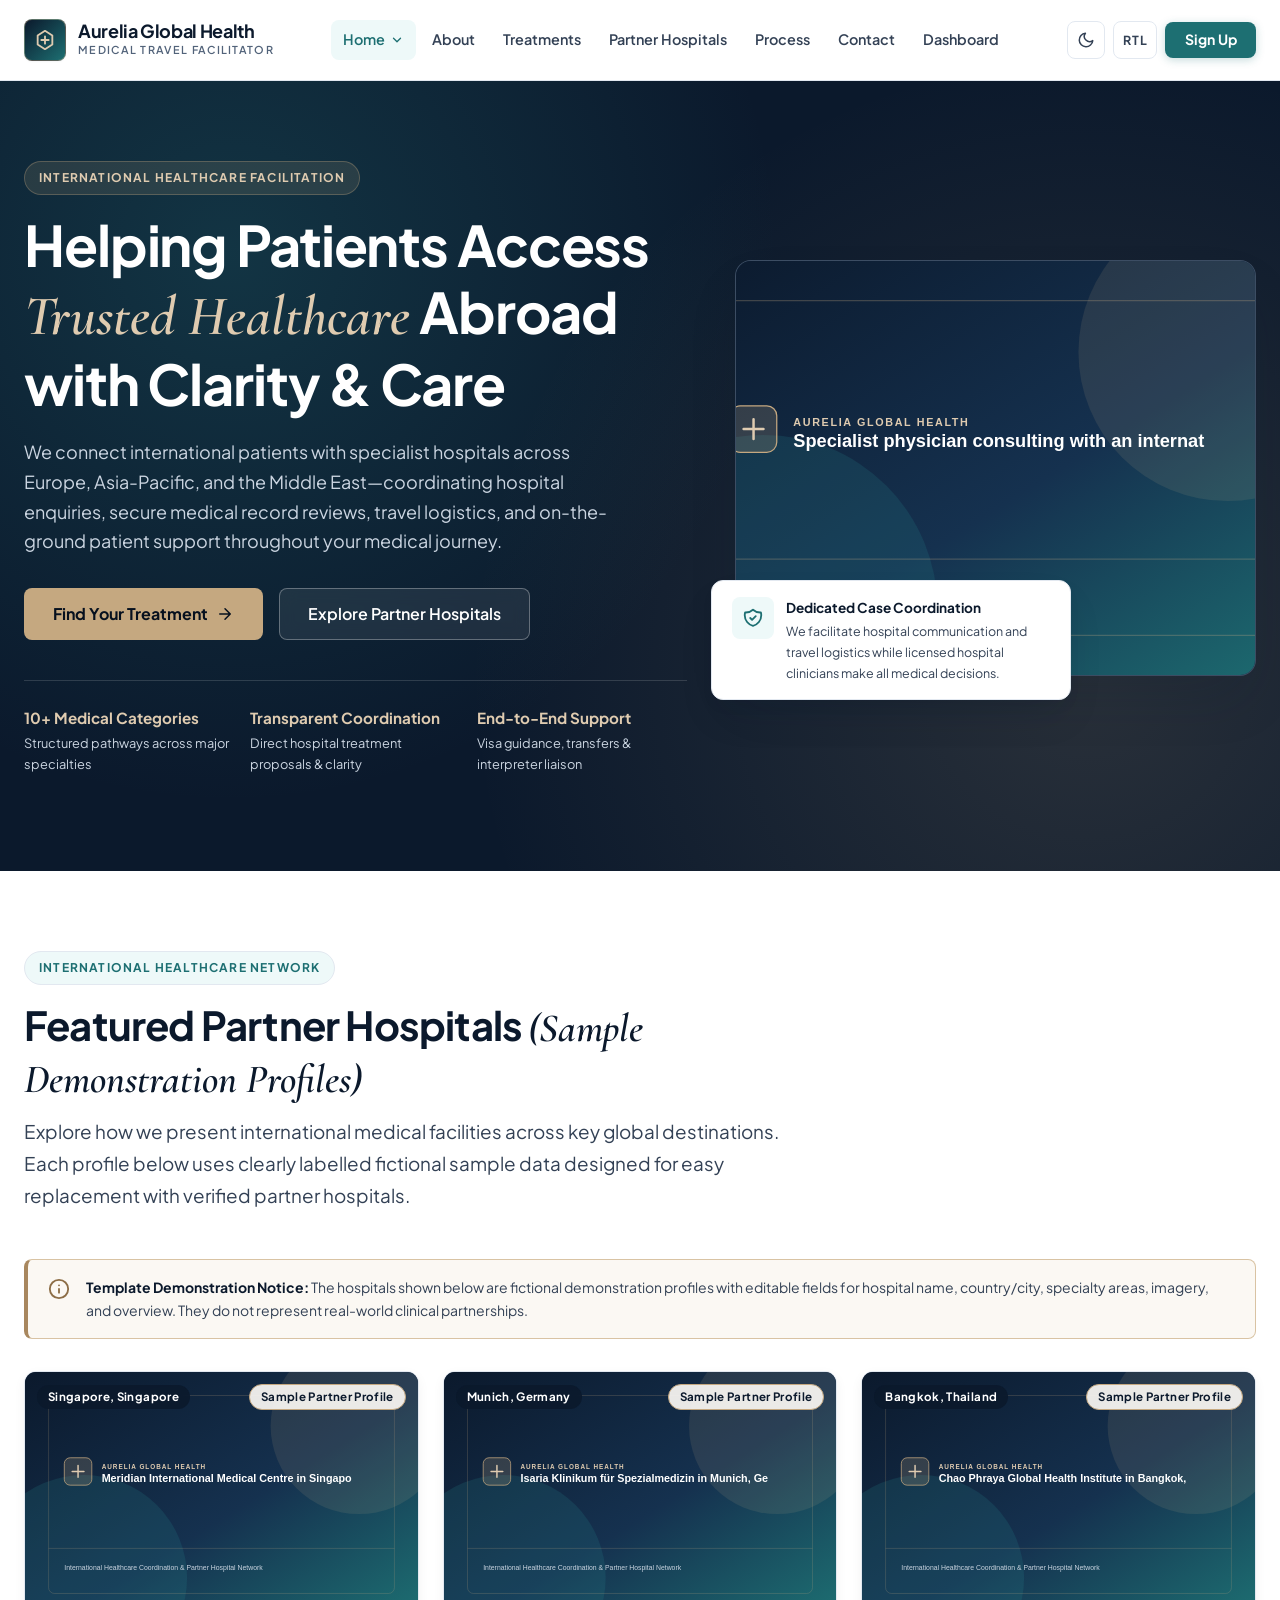
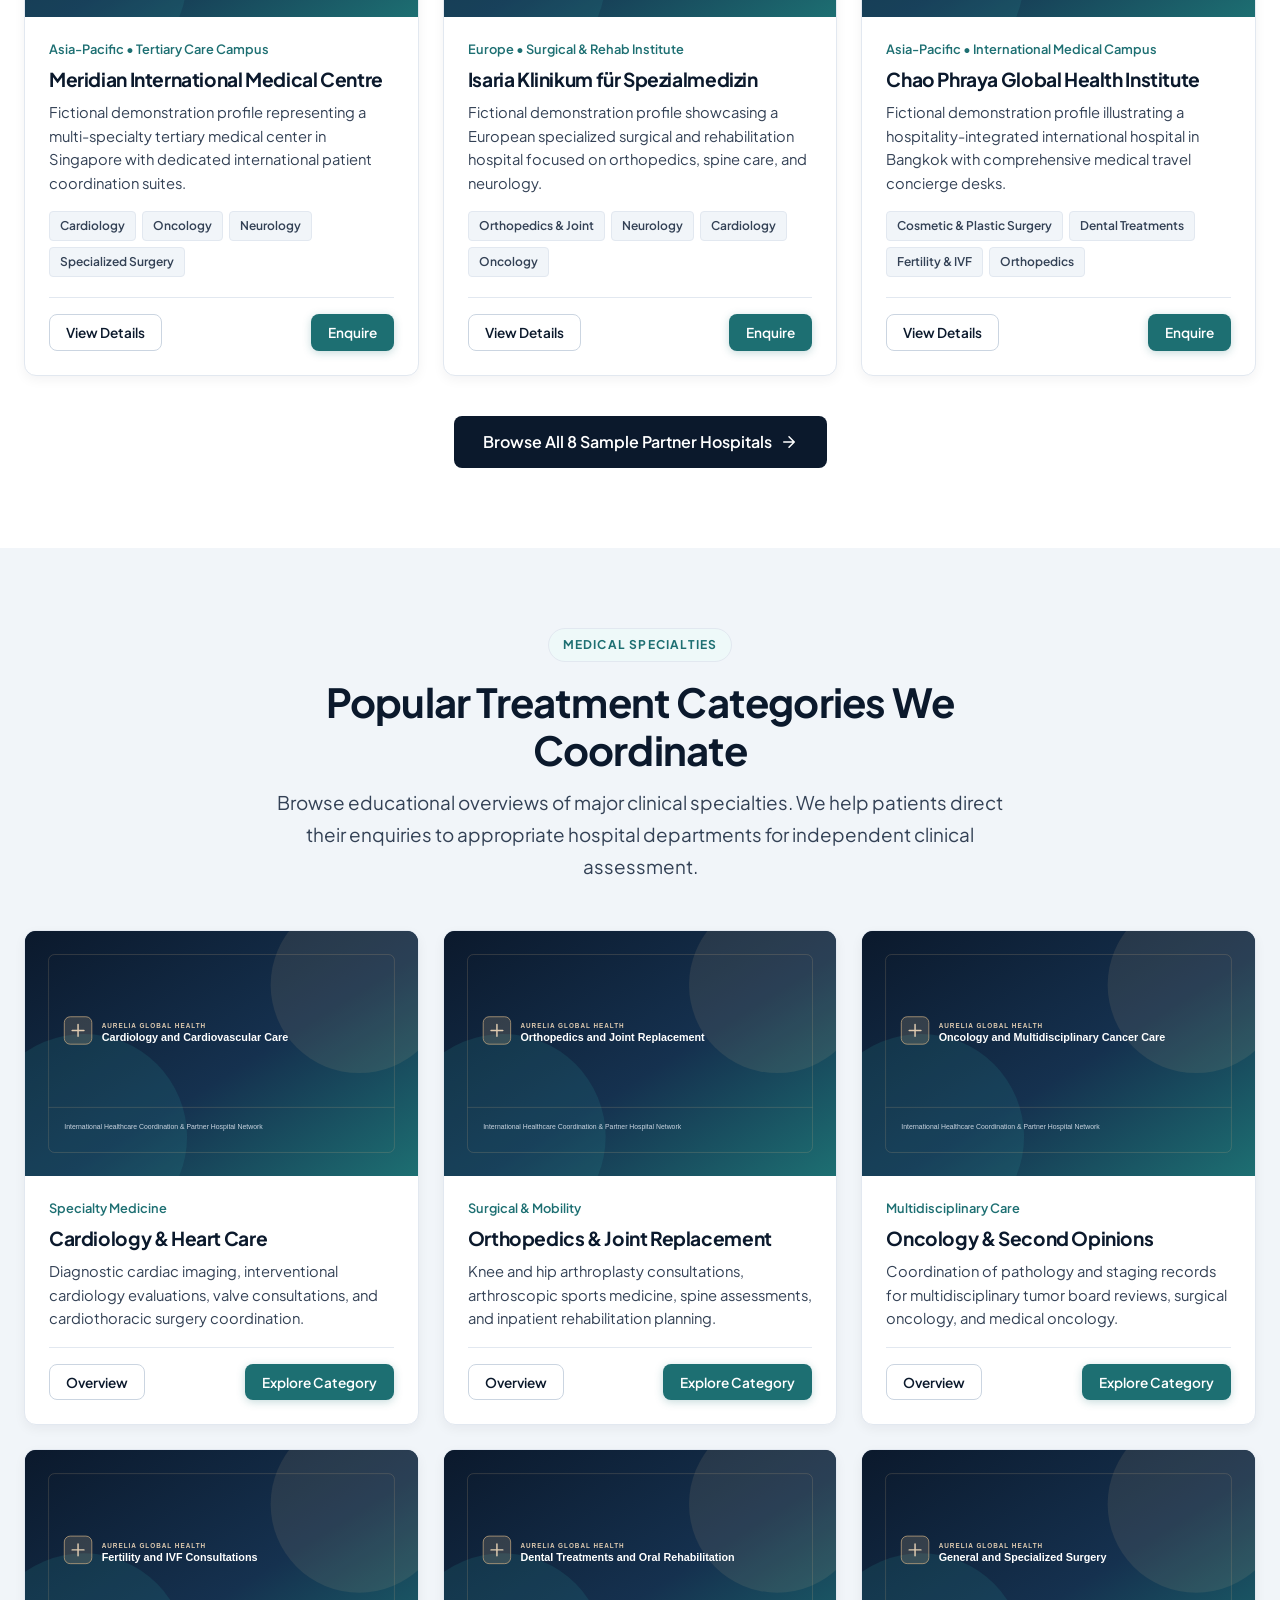
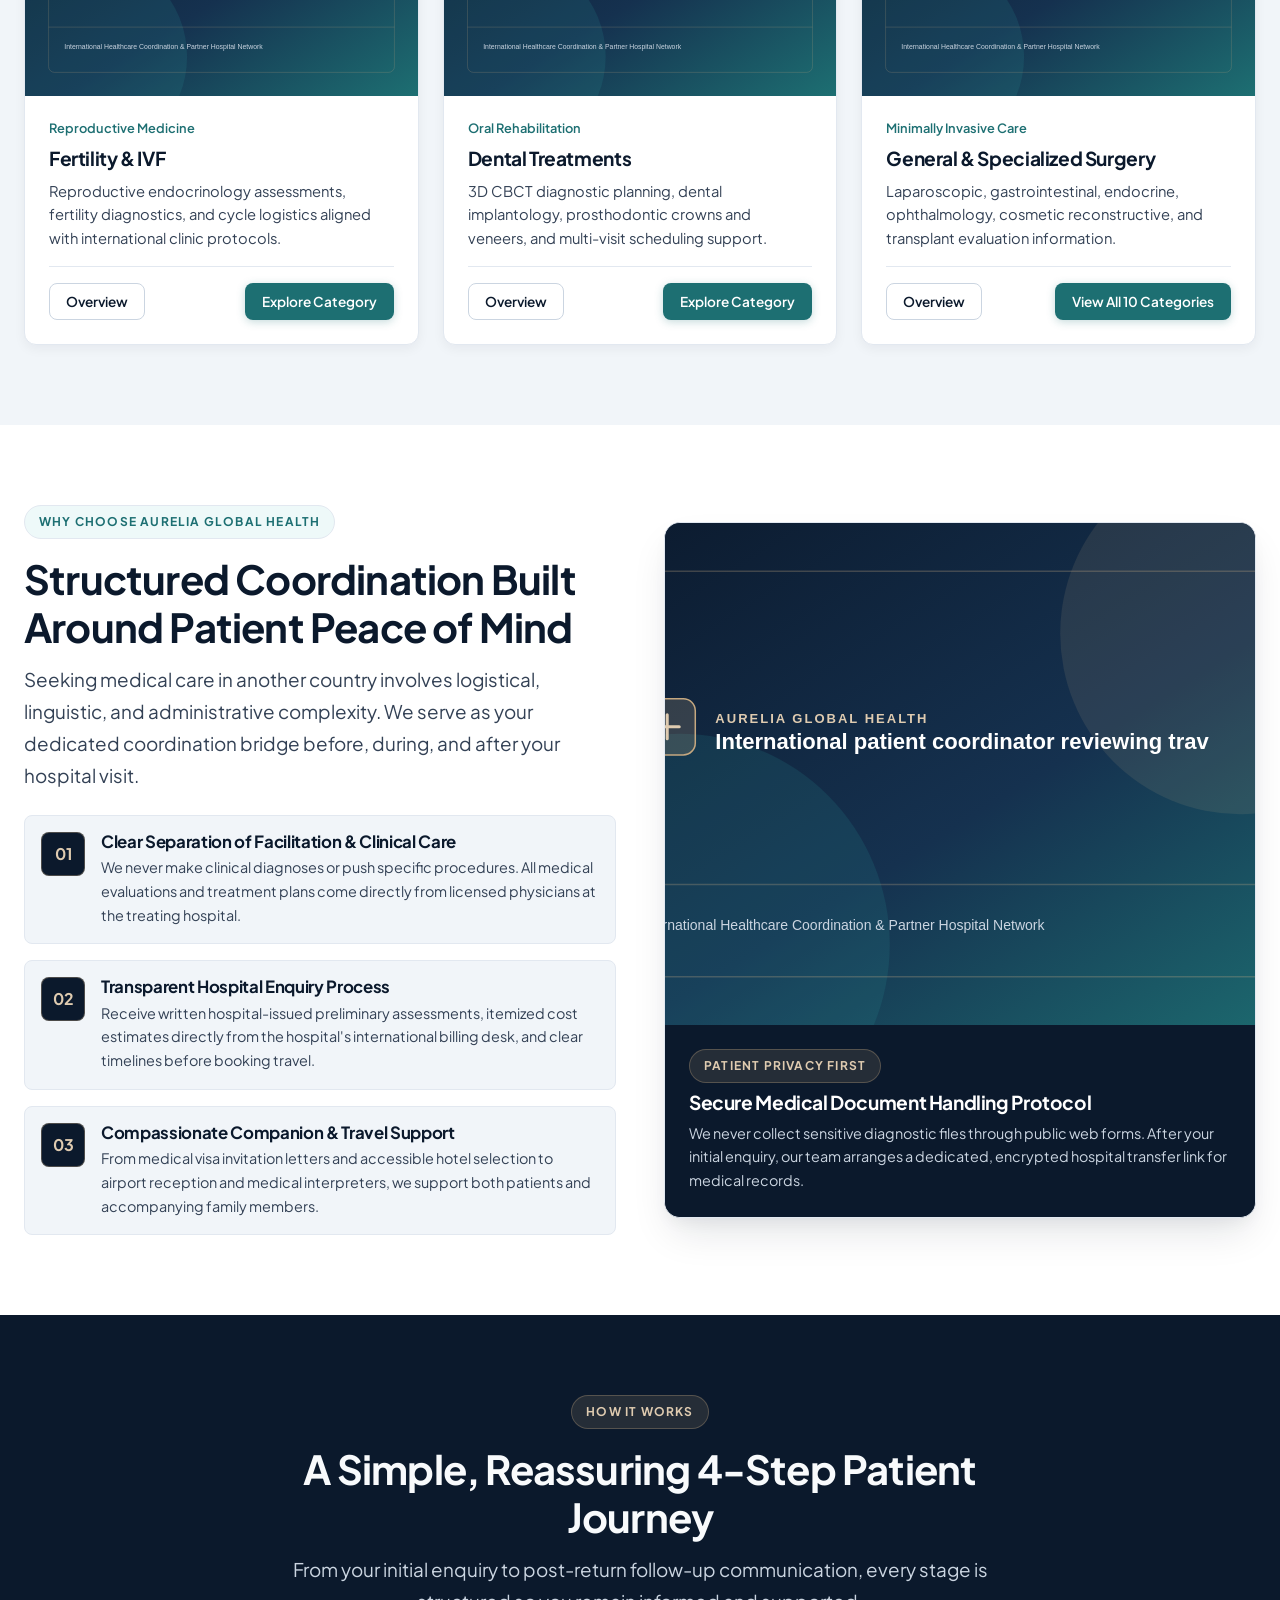
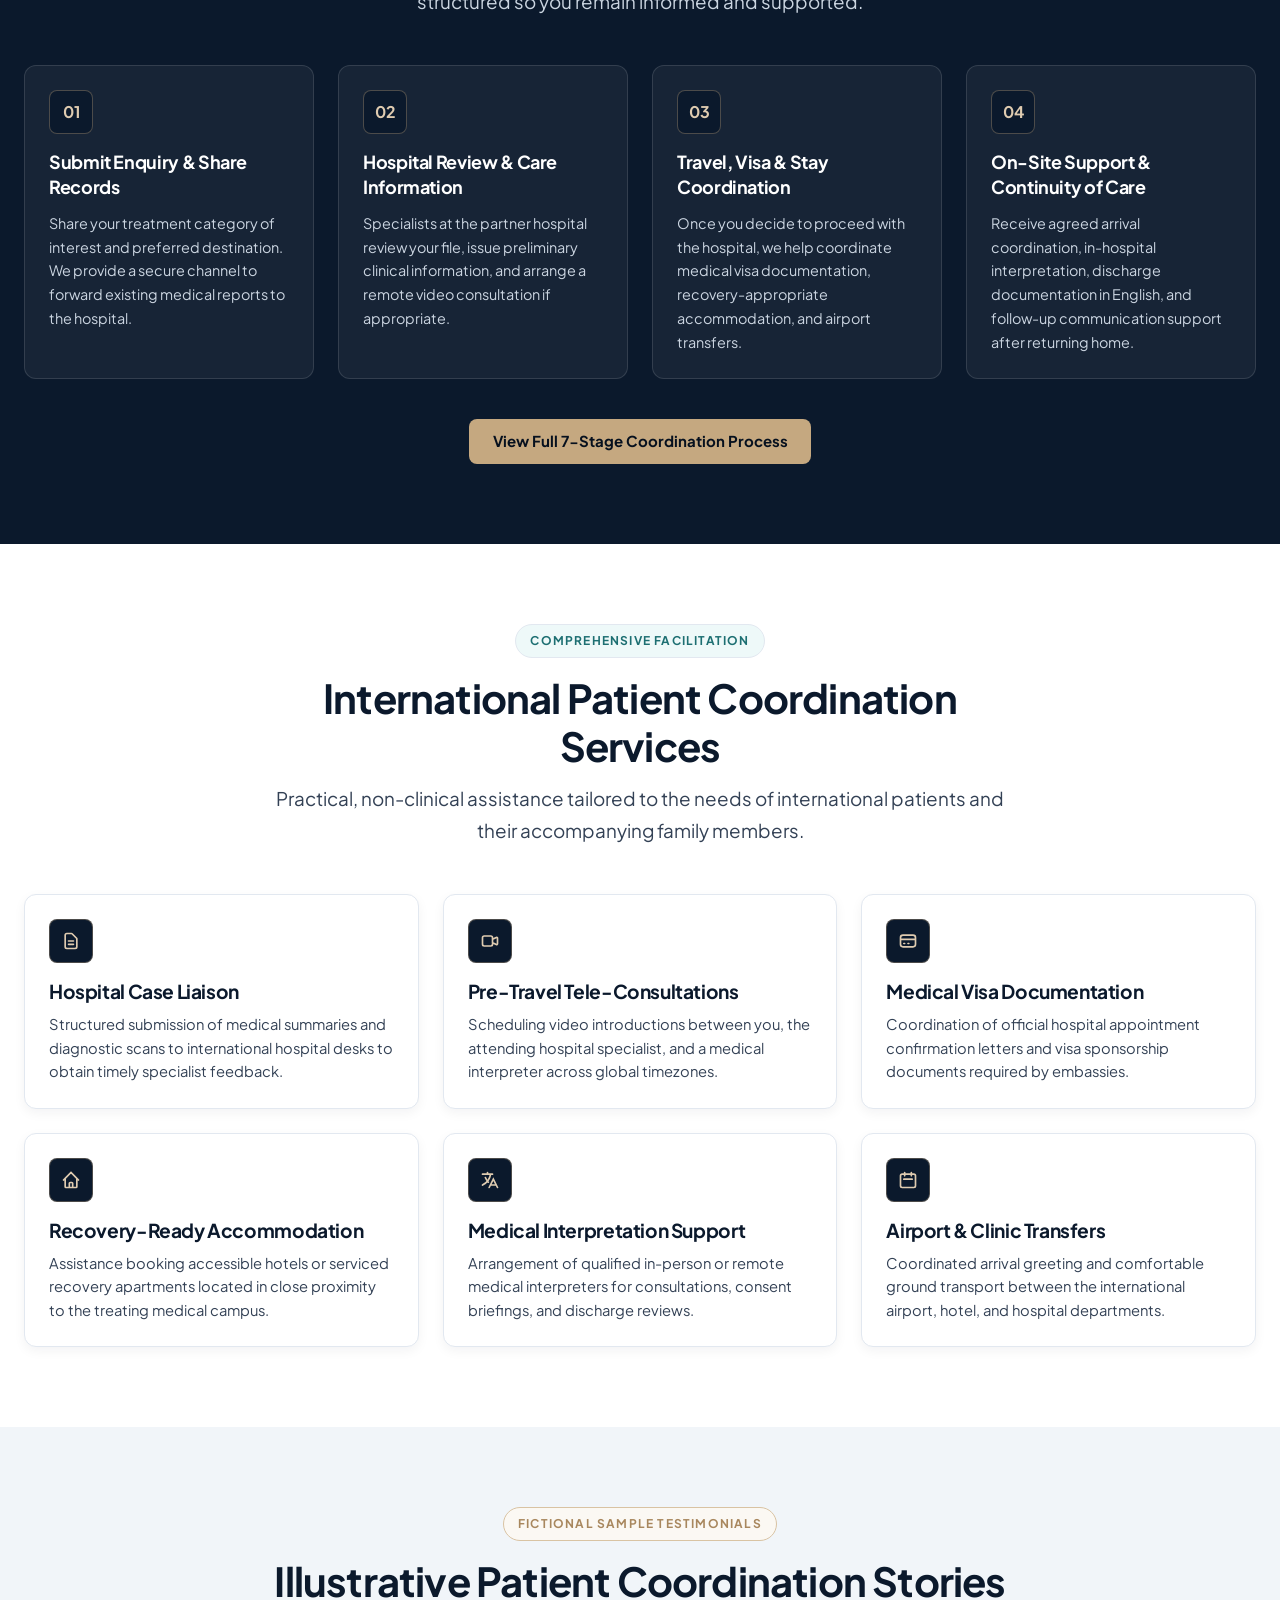
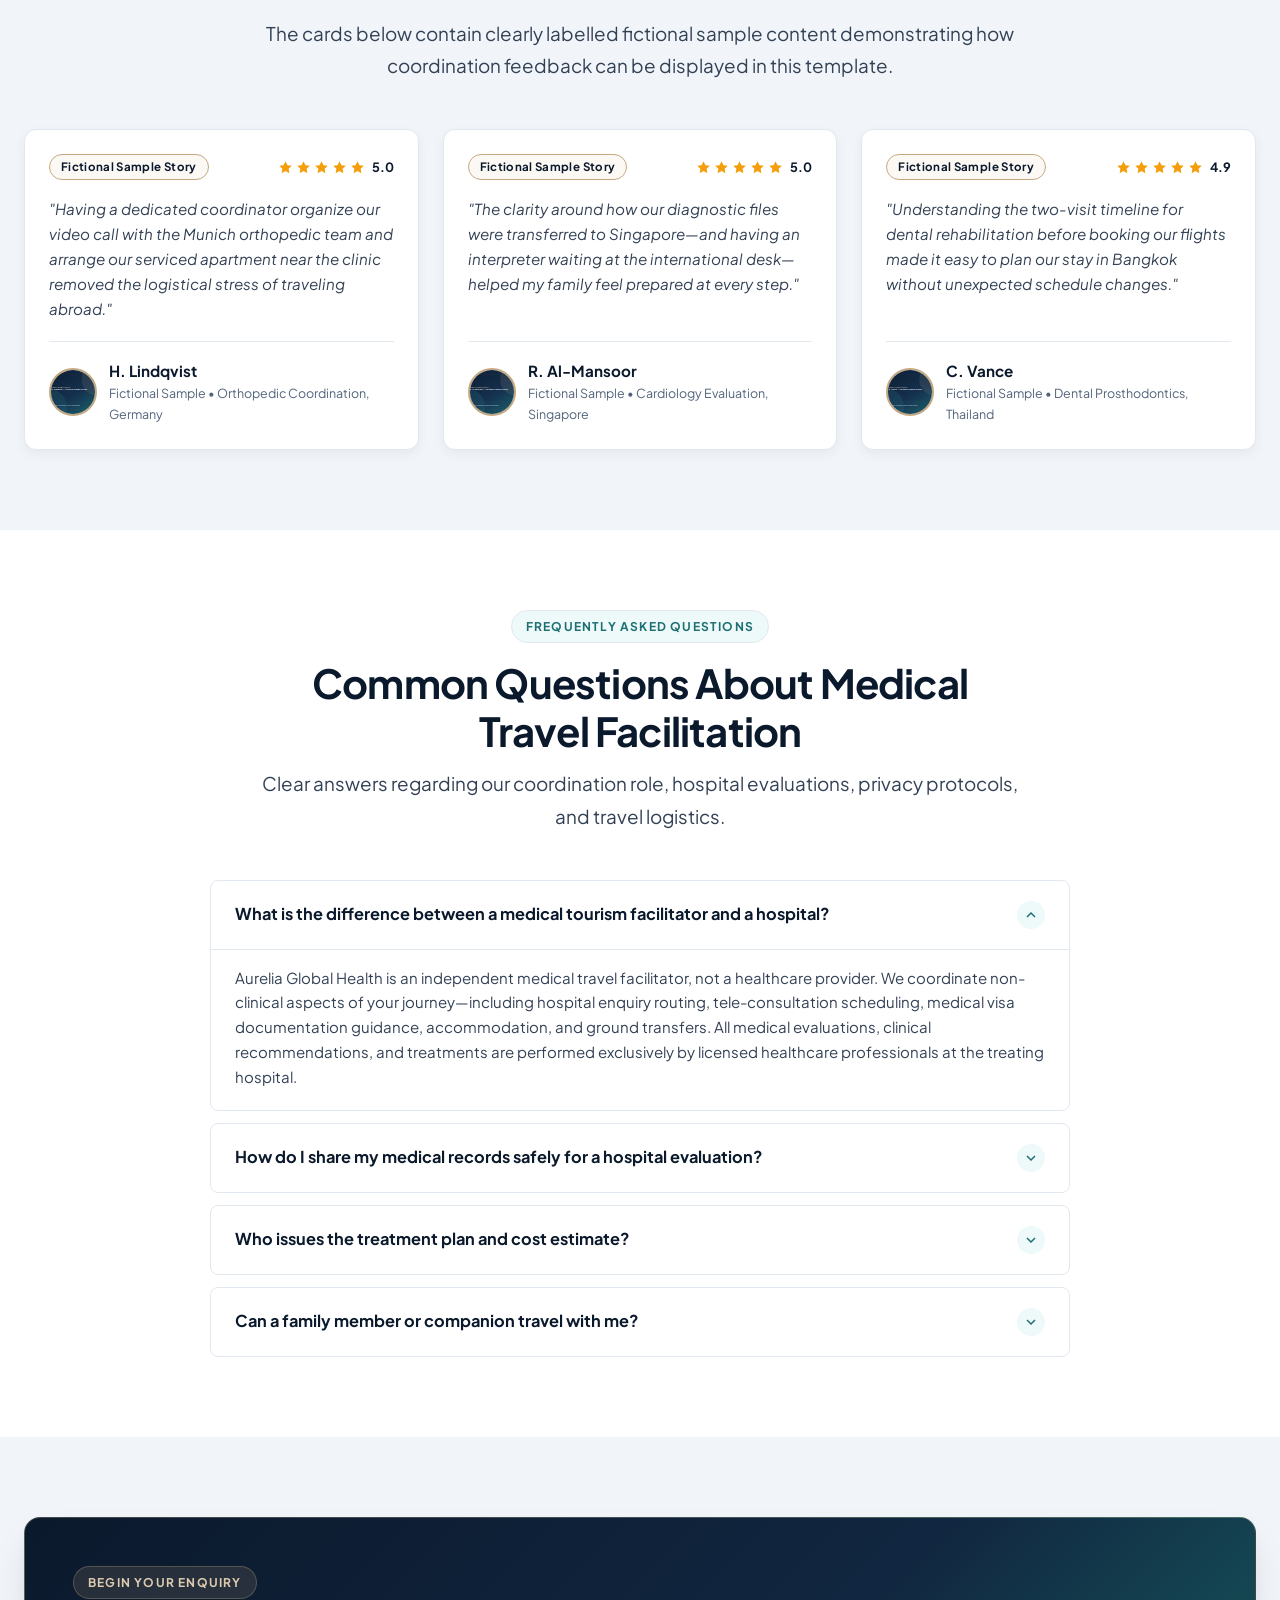
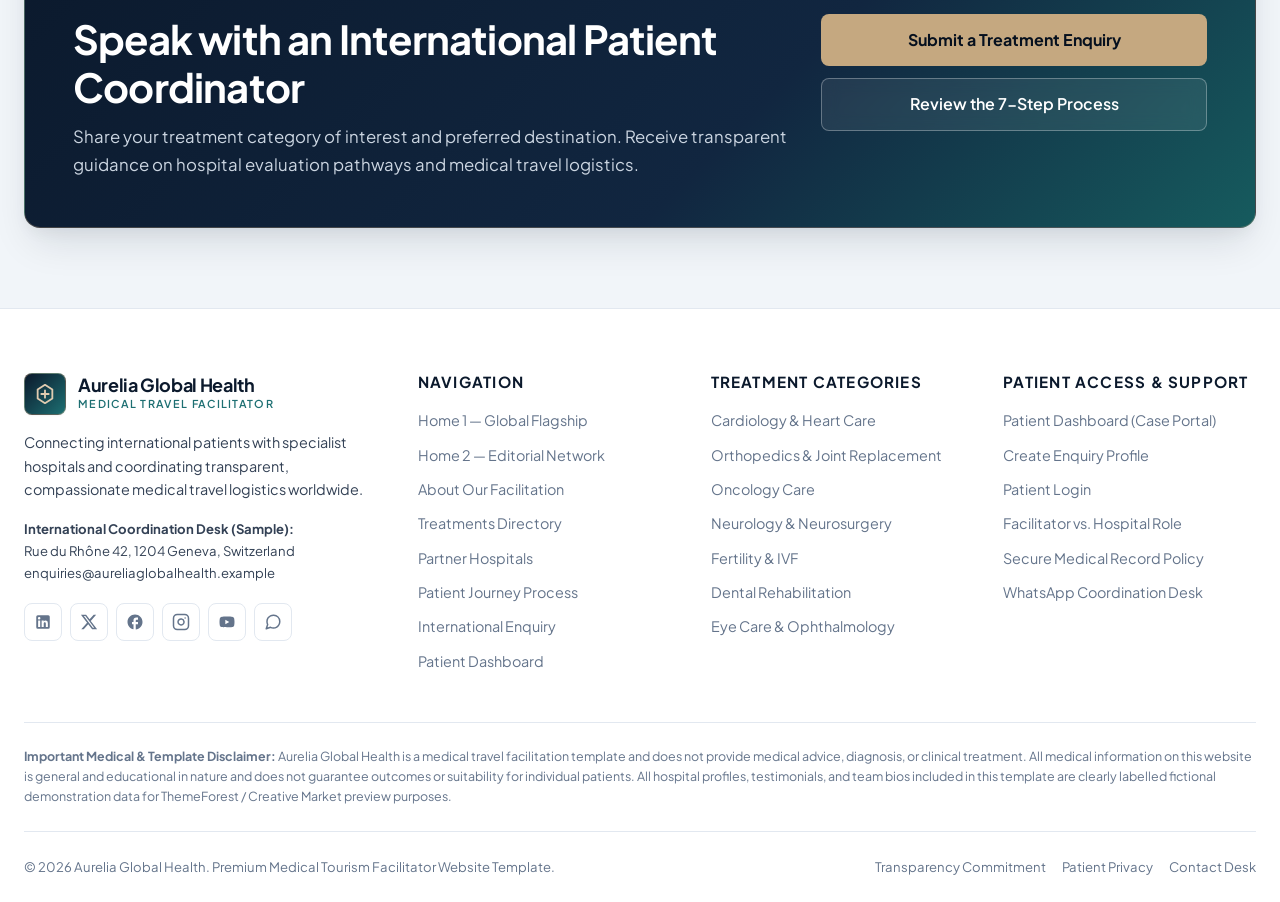
<file: index.html>
<!DOCTYPE html>
<html lang="en" data-theme="light">

<head>
  <meta charset="UTF-8">
  <meta name="viewport" content="width=device-width, initial-scale=1.0">
  <title>Aurelia Global Health | International Medical Travel &amp; Hospital Coordination</title>
  <meta name="description"
    content="Aurelia Global Health connects international patients with partner hospitals worldwide and coordinates every step of the medical travel journey with transparency and care.">
  <link rel="icon" type="image/svg+xml" href="assets/images/favicon.svg">
  <link rel="stylesheet" href="assets/css/styles.css">
</head>

<body>
  <a href="#main-content" class="skip-link">Skip to main content</a>

  <!-- Mandatory Sticky Navbar -->
  <header class="site-header">
    <div class="container navbar">
      <a href="index.html" class="brand-logo" aria-label="Aurelia Global Health Home">
        <div class="brand-mark" aria-hidden="true">
          <svg viewBox="0 0 24 24" width="22" height="22" fill="none" stroke="currentColor" stroke-width="2">
            <path d="M12 2L4 7v10l8 5 8-5V7l-8-5z" stroke-linejoin="round" />
            <path d="M12 8v8M8 12h8" stroke-linecap="round" />
          </svg>
        </div>
        <div class="brand-text">
          <span class="brand-name">Aurelia Global Health</span>
          <span class="brand-sub">Medical Travel Facilitator</span>
        </div>
      </a>

      <nav aria-label="Primary Navigation">
        <ul class="nav-menu" id="primary-nav-menu">
          <li class="nav-item has-dropdown">
            <button type="button" class="nav-link dropdown-toggle active" aria-expanded="false" aria-haspopup="true">
              Home
              <svg class="chevron-icon" viewBox="0 0 24 24" fill="none" stroke="currentColor" stroke-width="2.2">
                <path d="M6 9l6 6 6-6" stroke-linecap="round" stroke-linejoin="round" />
              </svg>
            </button>
            <div class="dropdown-menu" role="menu">
              <a href="index.html" class="dropdown-link active" role="menuitem">
                <span class="dropdown-link-title">Home 1 — Global Flagship</span>
                <span class="dropdown-link-desc">Classic international patient coordination showcase</span>
              </a>
              <a href="home-2.html" class="dropdown-link" role="menuitem">
                <span class="dropdown-link-title">Home 2 — Editorial Network</span>
                <span class="dropdown-link-desc">Editorial hospital showcase &amp; interactive pathway finder</span>
              </a>
            </div>
          </li>
          <li class="nav-item"><a href="about.html" class="nav-link">About</a></li>
          <li class="nav-item"><a href="treatments.html" class="nav-link">Treatments</a></li>
          <li class="nav-item"><a href="hospitals.html" class="nav-link">Partner Hospitals</a></li>
          <li class="nav-item"><a href="process.html" class="nav-link">Process</a></li>
          <li class="nav-item"><a href="contact.html" class="nav-link">Contact</a></li>
          <li class="nav-item"><a href="dashboard.html" class="nav-link">Dashboard</a></li>

          <!-- Mobile Menu Actions (Shown on Mobile & Tab Views) -->
          <li class="mobile-menu-actions">
            <div class="mobile-menu-toggles">
              <button type="button" class="theme-toggle" aria-label="Switch theme" title="Toggle Light/Dark Theme">
                <svg class="icon-moon" viewBox="0 0 24 24" fill="none" stroke="currentColor" stroke-width="2">
                  <path d="M21 12.79A9 9 0 1 1 11.21 3 7 7 0 0 0 21 12.79z" stroke-linecap="round"
                    stroke-linejoin="round" />
                </svg>
                <svg class="icon-sun" viewBox="0 0 24 24" fill="none" stroke="currentColor" stroke-width="2">
                  <circle cx="12" cy="12" r="5" />
                  <path
                    d="M12 1v2M12 21v2M4.22 4.22l1.42 1.42M18.36 18.36l1.42 1.42M1 12h2M21 12h2M4.22 19.78l1.42-1.42M18.36 5.64l1.42-1.42"
                    stroke-linecap="round" />
                </svg>
              </button>
              <button type="button" class="rtl-toggle" aria-label="Toggle text direction"
                title="Toggle RTL/LTR Direction">RTL</button>
            </div>
            <a href="signup.html" class="btn btn-primary btn-full">Sign Up</a>
          </li>
        </ul>
      </nav>

      <div class="nav-actions">
        <!-- Theme & RTL Buttons on the left side of Sign Up -->
        <button type="button" class="theme-toggle" aria-label="Switch theme" title="Toggle Light/Dark Theme">
          <svg class="icon-moon" viewBox="0 0 24 24" fill="none" stroke="currentColor" stroke-width="2">
            <path d="M21 12.79A9 9 0 1 1 11.21 3 7 7 0 0 0 21 12.79z" stroke-linecap="round" stroke-linejoin="round" />
          </svg>
          <svg class="icon-sun" viewBox="0 0 24 24" fill="none" stroke="currentColor" stroke-width="2">
            <circle cx="12" cy="12" r="5" />
            <path
              d="M12 1v2M12 21v2M4.22 4.22l1.42 1.42M18.36 18.36l1.42 1.42M1 12h2M21 12h2M4.22 19.78l1.42-1.42M18.36 5.64l1.42-1.42"
              stroke-linecap="round" />
          </svg>
        </button>

        <button type="button" class="rtl-toggle" aria-label="Toggle text direction"
          title="Toggle RTL/LTR Direction">RTL</button>

        <a href="signup.html" class="btn btn-primary btn-sm nav-signup-btn">Sign Up</a>

        <button type="button" class="mobile-menu-toggle" aria-expanded="false" aria-controls="primary-nav-menu"
          aria-label="Toggle navigation menu">
          <svg class="icon-menu" viewBox="0 0 24 24" fill="none" stroke="currentColor" stroke-width="2">
            <path d="M3 12h18M3 6h18M3 18h18" stroke-linecap="round" />
          </svg>
          <svg class="icon-close" viewBox="0 0 24 24" fill="none" stroke="currentColor" stroke-width="2">
            <path d="M18 6L6 18M6 6l12 12" stroke-linecap="round" />
          </svg>
        </button>
      </div>
    </div>
  </header>

  <main id="main-content">
    <!-- 1. PREMIUM HERO SECTION -->
    <section class="hero-home-1">
      <div class="hero-bg-pattern" aria-hidden="true"></div>
      <div class="container hero-grid">
        <div class="hero-content">
          <div class="eyebrow eyebrow-light">
            <span>International Healthcare Facilitation</span>
          </div>
          <h1 class="hero-title">
            Helping Patients Access <span class="serif-accent" style="color: var(--color-champagne-300);">Trusted
              Healthcare</span> Abroad with Clarity &amp; Care
          </h1>
          <p class="hero-description">
            We connect international patients with specialist hospitals across Europe, Asia-Pacific, and the Middle
            East—coordinating hospital enquiries, secure medical record reviews, travel logistics, and on-the-ground
            patient support throughout your medical journey.
          </p>
          <div class="hero-cta-group">
            <a href="treatments.html" class="btn btn-champagne btn-lg">
              Find Your Treatment
              <svg viewBox="0 0 24 24" fill="none" stroke="currentColor" stroke-width="2">
                <path d="M5 12h14M12 5l7 7-7 7" stroke-linecap="round" stroke-linejoin="round" />
              </svg>
            </a>
            <a href="hospitals.html" class="btn btn-outline-light btn-lg">
              Explore Partner Hospitals
            </a>
          </div>
          <div class="hero-trust-pillars">
            <div class="trust-pillar-item">
              <span class="trust-pillar-title">10+ Medical Categories</span>
              <span class="trust-pillar-text">Structured pathways across major specialties</span>
            </div>
            <div class="trust-pillar-item">
              <span class="trust-pillar-title">Transparent Coordination</span>
              <span class="trust-pillar-text">Direct hospital treatment proposals &amp; clarity</span>
            </div>
            <div class="trust-pillar-item">
              <span class="trust-pillar-title">End-to-End Support</span>
              <span class="trust-pillar-text">Visa guidance, transfers &amp; interpreter liaison</span>
            </div>
          </div>
        </div>

        <div class="hero-visual-stack">
          <div class="hero-main-image-card">
            <img src="https://images.unsplash.com/photo-1584515933487-779824d29309?auto=format&fit=crop&w=1100&q=85"
              alt="Specialist physician consulting with an international patient in a modern medical center">
          </div>
          <div class="hero-floating-card">
            <div class="hero-floating-icon" aria-hidden="true">
              <svg viewBox="0 0 24 24" width="22" height="22" fill="none" stroke="currentColor" stroke-width="2">
                <path
                  d="M9 12l2 2 4-4m5.618-4.016A11.955 11.955 0 0112 2.944a11.955 11.955 0 01-8.618 3.04A12.02 12.02 0 003 9c0 5.591 3.824 10.29 9 11.622 5.176-1.332 9-6.03 9-11.622 0-1.042-.133-2.052-.382-3.016z"
                  stroke-linecap="round" stroke-linejoin="round" />
              </svg>
            </div>
            <div>
              <div style="font-size: 0.85rem; font-weight: 700; color: var(--text-primary);">Dedicated Case Coordination
              </div>
              <p style="font-size: 0.78rem; color: var(--text-secondary); margin-top: 2px;">
                We facilitate hospital communication and travel logistics while licensed hospital clinicians make all
                medical decisions.
              </p>
            </div>
          </div>
        </div>
      </div>
    </section>

    <!-- 2. FEATURED PARTNER HOSPITALS SECTION -->
    <section class="section section-surface" id="featured-hospitals">
      <div class="container">
        <div class="section-header">
          <span class="eyebrow">International Healthcare Network</span>
          <h2>Featured Partner Hospitals <span class="serif-accent">(Sample Demonstration Profiles)</span></h2>
          <p class="lead" style="margin-top: var(--space-3);">
            Explore how we present international medical facilities across key global destinations. Each profile below
            uses clearly labelled fictional sample data designed for easy replacement with verified partner hospitals.
          </p>
        </div>

        <div class="compliance-banner">
          <svg viewBox="0 0 24 24" fill="none" stroke="currentColor" stroke-width="2">
            <circle cx="12" cy="12" r="10" />
            <path d="M12 16v-4M12 8h.01" stroke-linecap="round" />
          </svg>
          <div class="compliance-banner-text">
            <strong>Template Demonstration Notice:</strong> The hospitals shown below are fictional demonstration
            profiles with editable fields for hospital name, country/city, specialty areas, imagery, and overview. They
            do not represent real-world clinical partnerships.
          </div>
        </div>

        <div class="grid-3">
          <!-- Sample Hospital Card 1 -->
          <article class="card">
            <div class="card-media">
              <img src="https://images.unsplash.com/photo-1587351021759-3e566b6af7cc?auto=format&fit=crop&w=900&q=80"
                alt="Meridian International Medical Centre in Singapore" loading="lazy">
              <div class="card-badges">
                <span class="badge badge-location">Singapore, Singapore</span>
                <span class="badge badge-sample">Sample Partner Profile</span>
              </div>
            </div>
            <div class="card-body">
              <div class="card-meta">Asia-Pacific &bull; Tertiary Care Campus</div>
              <h3 class="card-title">Meridian International Medical Centre</h3>
              <p class="card-text">
                Fictional demonstration profile representing a multi-specialty tertiary medical center in Singapore with
                dedicated international patient coordination suites.
              </p>
              <div class="tag-list">
                <span class="tag">Cardiology</span>
                <span class="tag">Oncology</span>
                <span class="tag">Neurology</span>
                <span class="tag">Specialized Surgery</span>
              </div>
              <div class="card-footer">
                <button type="button" class="btn btn-secondary btn-sm" data-hospital-modal="meridian-singapore">
                  View Details
                </button>
                <a href="contact.html?destination=Singapore&amp;hospital=Meridian%20International%20Medical%20Centre"
                  class="btn btn-primary btn-sm">
                  Enquire
                </a>
              </div>
            </div>
          </article>

          <!-- Sample Hospital Card 2 -->
          <article class="card">
            <div class="card-media">
              <img src="https://images.unsplash.com/photo-1519494026892-80bbd2d6fd0d?auto=format&fit=crop&w=900&q=80"
                alt="Isaria Klinikum für Spezialmedizin in Munich, Germany" loading="lazy">
              <div class="card-badges">
                <span class="badge badge-location">Munich, Germany</span>
                <span class="badge badge-sample">Sample Partner Profile</span>
              </div>
            </div>
            <div class="card-body">
              <div class="card-meta">Europe &bull; Surgical &amp; Rehab Institute</div>
              <h3 class="card-title">Isaria Klinikum für Spezialmedizin</h3>
              <p class="card-text">
                Fictional demonstration profile showcasing a European specialized surgical and rehabilitation hospital
                focused on orthopedics, spine care, and neurology.
              </p>
              <div class="tag-list">
                <span class="tag">Orthopedics &amp; Joint</span>
                <span class="tag">Neurology</span>
                <span class="tag">Cardiology</span>
                <span class="tag">Oncology</span>
              </div>
              <div class="card-footer">
                <button type="button" class="btn btn-secondary btn-sm" data-hospital-modal="isaria-munich">
                  View Details
                </button>
                <a href="contact.html?destination=Germany&amp;hospital=Isaria%20Klinikum%20f%C3%BCr%20Spezialmedizin"
                  class="btn btn-primary btn-sm">
                  Enquire
                </a>
              </div>
            </div>
          </article>

          <!-- Sample Hospital Card 3 -->
          <article class="card">
            <div class="card-media">
              <img src="https://images.unsplash.com/photo-1586773860418-d37222d8fce3?auto=format&fit=crop&w=900&q=80"
                alt="Chao Phraya Global Health Institute in Bangkok, Thailand" loading="lazy">
              <div class="card-badges">
                <span class="badge badge-location">Bangkok, Thailand</span>
                <span class="badge badge-sample">Sample Partner Profile</span>
              </div>
            </div>
            <div class="card-body">
              <div class="card-meta">Asia-Pacific &bull; International Medical Campus</div>
              <h3 class="card-title">Chao Phraya Global Health Institute</h3>
              <p class="card-text">
                Fictional demonstration profile illustrating a hospitality-integrated international hospital in Bangkok
                with comprehensive medical travel concierge desks.
              </p>
              <div class="tag-list">
                <span class="tag">Cosmetic &amp; Plastic Surgery</span>
                <span class="tag">Dental Treatments</span>
                <span class="tag">Fertility &amp; IVF</span>
                <span class="tag">Orthopedics</span>
              </div>
              <div class="card-footer">
                <button type="button" class="btn btn-secondary btn-sm" data-hospital-modal="chao-phraya-bangkok">
                  View Details
                </button>
                <a href="contact.html?destination=Thailand&amp;hospital=Chao%20Phraya%20Global%20Health%20Institute"
                  class="btn btn-primary btn-sm">
                  Enquire
                </a>
              </div>
            </div>
          </article>
        </div>

        <div style="margin-top: var(--space-10); text-align: center;">
          <a href="hospitals.html" class="btn btn-navy btn-lg">
            Browse All 8 Sample Partner Hospitals
            <svg viewBox="0 0 24 24" fill="none" stroke="currentColor" stroke-width="2">
              <path d="M5 12h14M12 5l7 7-7 7" stroke-linecap="round" stroke-linejoin="round" />
            </svg>
          </a>
        </div>
      </div>
    </section>

    <!-- 3. POPULAR TREATMENTS SECTION -->
    <section class="section section-alt" id="popular-treatments">
      <div class="container">
        <div class="section-header centered">
          <span class="eyebrow">Medical Specialties</span>
          <h2>Popular Treatment Categories We Coordinate</h2>
          <p class="lead" style="margin-top: var(--space-3);">
            Browse educational overviews of major clinical specialties. We help patients direct their enquiries to
            appropriate hospital departments for independent clinical assessment.
          </p>
        </div>

        <div class="grid-3">
          <!-- Treatment 1: Cardiology -->
          <article class="card">
            <div class="card-media">
              <img src="https://images.unsplash.com/photo-1576091160550-2173dba999ef?auto=format&fit=crop&w=800&q=80"
                alt="Cardiology and Cardiovascular Care" loading="lazy">
            </div>
            <div class="card-body">
              <div class="card-meta">Specialty Medicine</div>
              <h3 class="card-title">Cardiology &amp; Heart Care</h3>
              <p class="card-text">
                Diagnostic cardiac imaging, interventional cardiology evaluations, valve consultations, and
                cardiothoracic surgery coordination.
              </p>
              <div class="card-footer">
                <button type="button" class="btn btn-secondary btn-sm"
                  data-treatment-modal="cardiology">Overview</button>
                <a href="treatments.html?category=cardiology" class="btn btn-primary btn-sm">Explore Category</a>
              </div>
            </div>
          </article>

          <!-- Treatment 2: Orthopedics -->
          <article class="card">
            <div class="card-media">
              <img src="https://images.unsplash.com/photo-1579684453423-f84349ef60b0?auto=format&fit=crop&w=800&q=80"
                alt="Orthopedics and Joint Replacement" loading="lazy">
            </div>
            <div class="card-body">
              <div class="card-meta">Surgical &amp; Mobility</div>
              <h3 class="card-title">Orthopedics &amp; Joint Replacement</h3>
              <p class="card-text">
                Knee and hip arthroplasty consultations, arthroscopic sports medicine, spine assessments, and inpatient
                rehabilitation planning.
              </p>
              <div class="card-footer">
                <button type="button" class="btn btn-secondary btn-sm"
                  data-treatment-modal="orthopedics">Overview</button>
                <a href="treatments.html?category=orthopedics" class="btn btn-primary btn-sm">Explore Category</a>
              </div>
            </div>
          </article>

          <!-- Treatment 3: Oncology -->
          <article class="card">
            <div class="card-media">
              <img src="https://images.unsplash.com/photo-1579154204601-01588f351e67?auto=format&fit=crop&w=800&q=80"
                alt="Oncology and Multidisciplinary Cancer Care" loading="lazy">
            </div>
            <div class="card-body">
              <div class="card-meta">Multidisciplinary Care</div>
              <h3 class="card-title">Oncology &amp; Second Opinions</h3>
              <p class="card-text">
                Coordination of pathology and staging records for multidisciplinary tumor board reviews, surgical
                oncology, and medical oncology.
              </p>
              <div class="card-footer">
                <button type="button" class="btn btn-secondary btn-sm" data-treatment-modal="oncology">Overview</button>
                <a href="treatments.html?category=oncology" class="btn btn-primary btn-sm">Explore Category</a>
              </div>
            </div>
          </article>

          <!-- Treatment 4: Fertility & IVF -->
          <article class="card">
            <div class="card-media">
              <img src="https://images.unsplash.com/photo-1584515979956-d9f6e5d09982?auto=format&fit=crop&w=800&q=80"
                alt="Fertility and IVF Consultations" loading="lazy">
            </div>
            <div class="card-body">
              <div class="card-meta">Reproductive Medicine</div>
              <h3 class="card-title">Fertility &amp; IVF</h3>
              <p class="card-text">
                Reproductive endocrinology assessments, fertility diagnostics, and cycle logistics aligned with
                international clinic protocols.
              </p>
              <div class="card-footer">
                <button type="button" class="btn btn-secondary btn-sm"
                  data-treatment-modal="fertility-ivf">Overview</button>
                <a href="treatments.html?category=fertility-ivf" class="btn btn-primary btn-sm">Explore Category</a>
              </div>
            </div>
          </article>

          <!-- Treatment 5: Dental Treatments -->
          <article class="card">
            <div class="card-media">
              <img src="https://images.unsplash.com/photo-1606811841689-23dfddce3e95?auto=format&fit=crop&w=800&q=80"
                alt="Dental Treatments and Oral Rehabilitation" loading="lazy">
            </div>
            <div class="card-body">
              <div class="card-meta">Oral Rehabilitation</div>
              <h3 class="card-title">Dental Treatments</h3>
              <p class="card-text">
                3D CBCT diagnostic planning, dental implantology, prosthodontic crowns and veneers, and multi-visit
                scheduling support.
              </p>
              <div class="card-footer">
                <button type="button" class="btn btn-secondary btn-sm" data-treatment-modal="dental">Overview</button>
                <a href="treatments.html?category=dental" class="btn btn-primary btn-sm">Explore Category</a>
              </div>
            </div>
          </article>

          <!-- Treatment 6: Neurology & Specialized Surgery -->
          <article class="card">
            <div class="card-media">
              <img src="https://images.unsplash.com/photo-1551601651-2a8555f1a136?auto=format&fit=crop&w=800&q=80"
                alt="General and Specialized Surgery" loading="lazy">
            </div>
            <div class="card-body">
              <div class="card-meta">Minimally Invasive Care</div>
              <h3 class="card-title">General &amp; Specialized Surgery</h3>
              <p class="card-text">
                Laparoscopic, gastrointestinal, endocrine, ophthalmology, cosmetic reconstructive, and transplant
                evaluation information.
              </p>
              <div class="card-footer">
                <button type="button" class="btn btn-secondary btn-sm"
                  data-treatment-modal="general-surgery">Overview</button>
                <a href="treatments.html" class="btn btn-primary btn-sm">View All 10 Categories</a>
              </div>
            </div>
          </article>
        </div>
      </div>
    </section>

    <!-- 4. WHY CHOOSE US SECTION -->
    <section class="section section-surface">
      <div class="container">
        <div class="grid-2" style="align-items: center; gap: var(--space-12);">
          <div>
            <span class="eyebrow">Why Choose Aurelia Global Health</span>
            <h2>Structured Coordination Built Around Patient Peace of Mind</h2>
            <p class="lead" style="margin-top: var(--space-3); margin-bottom: var(--space-6);">
              Seeking medical care in another country involves logistical, linguistic, and administrative complexity. We
              serve as your dedicated coordination bridge before, during, and after your hospital visit.
            </p>
            <div style="display: grid; gap: var(--space-4);">
              <div
                style="display: flex; gap: var(--space-4); align-items: flex-start; padding: var(--space-4); background: var(--bg-surface-alt); border-radius: var(--radius-sm); border: 1px solid var(--border-subtle);">
                <div class="step-number" style="margin-bottom: 0; flex-shrink: 0;">01</div>
                <div>
                  <h3 style="font-size: 1.05rem; margin-bottom: 4px;">Clear Separation of Facilitation &amp; Clinical
                    Care</h3>
                  <p style="font-size: 0.9rem; color: var(--text-secondary);">
                    We never make clinical diagnoses or push specific procedures. All medical evaluations and treatment
                    plans come directly from licensed physicians at the treating hospital.
                  </p>
                </div>
              </div>
              <div
                style="display: flex; gap: var(--space-4); align-items: flex-start; padding: var(--space-4); background: var(--bg-surface-alt); border-radius: var(--radius-sm); border: 1px solid var(--border-subtle);">
                <div class="step-number" style="margin-bottom: 0; flex-shrink: 0;">02</div>
                <div>
                  <h3 style="font-size: 1.05rem; margin-bottom: 4px;">Transparent Hospital Enquiry Process</h3>
                  <p style="font-size: 0.9rem; color: var(--text-secondary);">
                    Receive written hospital-issued preliminary assessments, itemized cost estimates directly from the
                    hospital's international billing desk, and clear timelines before booking travel.
                  </p>
                </div>
              </div>
              <div
                style="display: flex; gap: var(--space-4); align-items: flex-start; padding: var(--space-4); background: var(--bg-surface-alt); border-radius: var(--radius-sm); border: 1px solid var(--border-subtle);">
                <div class="step-number" style="margin-bottom: 0; flex-shrink: 0;">03</div>
                <div>
                  <h3 style="font-size: 1.05rem; margin-bottom: 4px;">Compassionate Companion &amp; Travel Support</h3>
                  <p style="font-size: 0.9rem; color: var(--text-secondary);">
                    From medical visa invitation letters and accessible hotel selection to airport reception and medical
                    interpreters, we support both patients and accompanying family members.
                  </p>
                </div>
              </div>
            </div>
          </div>

          <div>
            <div
              style="border-radius: var(--radius-lg); overflow: hidden; border: 1px solid var(--border-subtle); box-shadow: var(--shadow-lg); background: var(--color-navy-900);">
              <img src="https://images.unsplash.com/photo-1576765608535-5f04d1e3f289?auto=format&fit=crop&w=1000&q=80"
                alt="International patient coordinator reviewing travel and appointment schedule with a patient"
                style="width: 100%; aspect-ratio: 4 / 3.4; object-fit: cover;">
              <div style="padding: var(--space-6); background: var(--color-navy-900); color: #FFFFFF;">
                <span class="eyebrow eyebrow-light" style="margin-bottom: var(--space-2);">Patient Privacy First</span>
                <h3 style="color: #FFFFFF; font-size: 1.2rem; margin-bottom: var(--space-2);">Secure Medical Document
                  Handling Protocol</h3>
                <p style="font-size: 0.9rem; color: #CBD5E1;">
                  We never collect sensitive diagnostic files through public web forms. After your initial enquiry, our
                  team arranges a dedicated, encrypted hospital transfer link for medical records.
                </p>
              </div>
            </div>
          </div>
        </div>
      </div>
    </section>

    <!-- 5. HOW IT WORKS — 4-STEP PATIENT JOURNEY -->
    <section class="section section-dark">
      <div class="container">
        <div class="section-header centered">
          <span class="eyebrow eyebrow-light">How It Works</span>
          <h2>A Simple, Reassuring 4-Step Patient Journey</h2>
          <p class="lead" style="color: #CBD5E1; margin-top: var(--space-3);">
            From your initial enquiry to post-return follow-up communication, every stage is structured so you remain
            informed and supported.
          </p>
        </div>

        <div class="steps-grid-4">
          <div class="step-card"
            style="background: rgba(255,255,255,0.05); border-color: rgba(255,255,255,0.12); color: #FFFFFF;">
            <div class="step-number">01</div>
            <h3 style="color: #FFFFFF;">Submit Enquiry &amp; Share Records</h3>
            <p style="font-size: 0.9rem; color: #CBD5E1;">
              Share your treatment category of interest and preferred destination. We provide a secure channel to
              forward existing medical reports to the hospital.
            </p>
          </div>

          <div class="step-card"
            style="background: rgba(255,255,255,0.05); border-color: rgba(255,255,255,0.12); color: #FFFFFF;">
            <div class="step-number">02</div>
            <h3 style="color: #FFFFFF;">Hospital Review &amp; Care Information</h3>
            <p style="font-size: 0.9rem; color: #CBD5E1;">
              Specialists at the partner hospital review your file, issue preliminary clinical information, and arrange
              a remote video consultation if appropriate.
            </p>
          </div>

          <div class="step-card"
            style="background: rgba(255,255,255,0.05); border-color: rgba(255,255,255,0.12); color: #FFFFFF;">
            <div class="step-number">03</div>
            <h3 style="color: #FFFFFF;">Travel, Visa &amp; Stay Coordination</h3>
            <p style="font-size: 0.9rem; color: #CBD5E1;">
              Once you decide to proceed with the hospital, we help coordinate medical visa documentation,
              recovery-appropriate accommodation, and airport transfers.
            </p>
          </div>

          <div class="step-card"
            style="background: rgba(255,255,255,0.05); border-color: rgba(255,255,255,0.12); color: #FFFFFF;">
            <div class="step-number">04</div>
            <h3 style="color: #FFFFFF;">On-Site Support &amp; Continuity of Care</h3>
            <p style="font-size: 0.9rem; color: #CBD5E1;">
              Receive agreed arrival coordination, in-hospital interpretation, discharge documentation in English, and
              follow-up communication support after returning home.
            </p>
          </div>
        </div>

        <div style="text-align: center; margin-top: var(--space-10);">
          <a href="process.html" class="btn btn-champagne">View Full 7-Stage Coordination Process</a>
        </div>
      </div>
    </section>

    <!-- 6. INTERNATIONAL PATIENT SERVICES SECTION -->
    <section class="section section-surface">
      <div class="container">
        <div class="section-header centered">
          <span class="eyebrow">Comprehensive Facilitation</span>
          <h2>International Patient Coordination Services</h2>
          <p class="lead" style="margin-top: var(--space-3);">
            Practical, non-clinical assistance tailored to the needs of international patients and their accompanying
            family members.
          </p>
        </div>

        <div class="grid-3">
          <div class="card" style="padding: var(--space-6);">
            <div class="step-number">
              <svg viewBox="0 0 24 24" width="20" height="20" fill="none" stroke="currentColor" stroke-width="2">
                <path
                  d="M9 12h6m-6 4h6m2 5H7a2 2 0 01-2-2V5a2 2 0 012-2h5.586a1 1 0 01.707.293l5.414 5.414a1 1 0 01.293.707V19a2 2 0 01-2 2z"
                  stroke-linecap="round" />
              </svg>
            </div>
            <h3 class="card-title">Hospital Case Liaison</h3>
            <p class="card-text" style="margin-bottom: 0;">
              Structured submission of medical summaries and diagnostic scans to international hospital desks to obtain
              timely specialist feedback.
            </p>
          </div>

          <div class="card" style="padding: var(--space-6);">
            <div class="step-number">
              <svg viewBox="0 0 24 24" width="20" height="20" fill="none" stroke="currentColor" stroke-width="2">
                <path
                  d="M15 10l4.553-2.276A1 1 0 0121 8.618v6.764a1 1 0 01-1.447.894L15 14M5 18h8a2 2 0 002-2V8a2 2 0 00-2-2H5a2 2 0 00-2 2v8a2 2 0 002 2z"
                  stroke-linecap="round" />
              </svg>
            </div>
            <h3 class="card-title">Pre-Travel Tele-Consultations</h3>
            <p class="card-text" style="margin-bottom: 0;">
              Scheduling video introductions between you, the attending hospital specialist, and a medical interpreter
              across global timezones.
            </p>
          </div>

          <div class="card" style="padding: var(--space-6);">
            <div class="step-number">
              <svg viewBox="0 0 24 24" width="20" height="20" fill="none" stroke="currentColor" stroke-width="2">
                <path d="M3 10h18M7 15h1m4 0h1m-7 4h12a3 3 0 003-3V8a3 3 0 00-3-3H6a3 3 0 00-3 3v8a3 3 0 003 3z"
                  stroke-linecap="round" />
              </svg>
            </div>
            <h3 class="card-title">Medical Visa Documentation</h3>
            <p class="card-text" style="margin-bottom: 0;">
              Coordination of official hospital appointment confirmation letters and visa sponsorship documents required
              by embassies.
            </p>
          </div>

          <div class="card" style="padding: var(--space-6);">
            <div class="step-number">
              <svg viewBox="0 0 24 24" width="20" height="20" fill="none" stroke="currentColor" stroke-width="2">
                <path
                  d="M3 12l2-2m0 0l7-7 7 7M5 10v10a1 1 0 001 1h3m10-11l2 2m-2-2v10a1 1 0 01-1 1h-3m-6 0a1 1 0 001-1v-4a1 1 0 011-1h2a1 1 0 011 1v4a1 1 0 001 1m-6 0h6"
                  stroke-linecap="round" />
              </svg>
            </div>
            <h3 class="card-title">Recovery-Ready Accommodation</h3>
            <p class="card-text" style="margin-bottom: 0;">
              Assistance booking accessible hotels or serviced recovery apartments located in close proximity to the
              treating medical campus.
            </p>
          </div>

          <div class="card" style="padding: var(--space-6);">
            <div class="step-number">
              <svg viewBox="0 0 24 24" width="20" height="20" fill="none" stroke="currentColor" stroke-width="2">
                <path
                  d="M3 5h12M9 3v2m1.048 9.5A18.022 18.022 0 016.412 9m6.088 9h7M11 21l5-10 5 10M12.751 5C11.783 10.77 8.07 15.61 3 18.129"
                  stroke-linecap="round" />
              </svg>
            </div>
            <h3 class="card-title">Medical Interpretation Support</h3>
            <p class="card-text" style="margin-bottom: 0;">
              Arrangement of qualified in-person or remote medical interpreters for consultations, consent briefings,
              and discharge reviews.
            </p>
          </div>

          <div class="card" style="padding: var(--space-6);">
            <div class="step-number">
              <svg viewBox="0 0 24 24" width="20" height="20" fill="none" stroke="currentColor" stroke-width="2">
                <path d="M8 7V3m8 4V3m-9 8h10M5 21h14a2 2 0 002-2V7a2 2 0 00-2-2H5a2 2 0 00-2 2v12a2 2 0 002 2z"
                  stroke-linecap="round" />
              </svg>
            </div>
            <h3 class="card-title">Airport &amp; Clinic Transfers</h3>
            <p class="card-text" style="margin-bottom: 0;">
              Coordinated arrival greeting and comfortable ground transport between the international airport, hotel,
              and hospital departments.
            </p>
          </div>
        </div>
      </div>
    </section>

    <!-- 7. PATIENT TESTIMONIALS (CLEARLY IDENTIFIED FICTIONAL SAMPLE CONTENT) -->
    <section class="section section-alt">
      <div class="container">
        <div class="section-header centered">
          <span class="eyebrow eyebrow-champagne">Fictional Sample Testimonials</span>
          <h2>Illustrative Patient Coordination Stories</h2>
          <p class="lead" style="margin-top: var(--space-3);">
            The cards below contain clearly labelled fictional sample content demonstrating how coordination feedback
            can be displayed in this template.
          </p>
        </div>

        <div class="grid-3">
          <article class="card" style="padding: var(--space-6);">
            <div class="testimonial-top">
              <span class="badge badge-sample">Fictional Sample Story</span>
              <div class="testimonial-rating" aria-label="Rated 5 out of 5 stars">
                <svg viewBox="0 0 24 24" aria-hidden="true"><polygon points="12 2 15.09 8.26 22 9.27 17 14.14 18.18 21.02 12 17.77 5.82 21.02 7 14.14 2 9.27 8.91 8.26 12 2"/></svg>
                <svg viewBox="0 0 24 24" aria-hidden="true"><polygon points="12 2 15.09 8.26 22 9.27 17 14.14 18.18 21.02 12 17.77 5.82 21.02 7 14.14 2 9.27 8.91 8.26 12 2"/></svg>
                <svg viewBox="0 0 24 24" aria-hidden="true"><polygon points="12 2 15.09 8.26 22 9.27 17 14.14 18.18 21.02 12 17.77 5.82 21.02 7 14.14 2 9.27 8.91 8.26 12 2"/></svg>
                <svg viewBox="0 0 24 24" aria-hidden="true"><polygon points="12 2 15.09 8.26 22 9.27 17 14.14 18.18 21.02 12 17.77 5.82 21.02 7 14.14 2 9.27 8.91 8.26 12 2"/></svg>
                <svg viewBox="0 0 24 24" aria-hidden="true"><polygon points="12 2 15.09 8.26 22 9.27 17 14.14 18.18 21.02 12 17.77 5.82 21.02 7 14.14 2 9.27 8.91 8.26 12 2"/></svg>
                <span class="testimonial-rating-score">5.0</span>
              </div>
            </div>
            <p
              style="font-size: 0.95rem; color: var(--text-secondary); font-style: italic; margin-bottom: var(--space-5);">
              "Having a dedicated coordinator organize our video call with the Munich orthopedic team and arrange our
              serviced apartment near the clinic removed the logistical stress of traveling abroad."
            </p>
            <div class="testimonial-profile">
              <img src="https://images.unsplash.com/photo-1544005313-94ddf0286df2?auto=format&fit=crop&w=160&q=80"
                alt="H. Lindqvist — Fictional Sample Profile" class="testimonial-avatar" loading="lazy">
              <div>
                <div style="font-weight: 700; color: var(--text-primary); font-size: 0.95rem;">H. Lindqvist</div>
                <div style="font-size: 0.78rem; color: var(--text-muted);">Fictional Sample &bull; Orthopedic Coordination, Germany</div>
              </div>
            </div>
          </article>

          <article class="card" style="padding: var(--space-6);">
            <div class="testimonial-top">
              <span class="badge badge-sample">Fictional Sample Story</span>
              <div class="testimonial-rating" aria-label="Rated 5 out of 5 stars">
                <svg viewBox="0 0 24 24" aria-hidden="true"><polygon points="12 2 15.09 8.26 22 9.27 17 14.14 18.18 21.02 12 17.77 5.82 21.02 7 14.14 2 9.27 8.91 8.26 12 2"/></svg>
                <svg viewBox="0 0 24 24" aria-hidden="true"><polygon points="12 2 15.09 8.26 22 9.27 17 14.14 18.18 21.02 12 17.77 5.82 21.02 7 14.14 2 9.27 8.91 8.26 12 2"/></svg>
                <svg viewBox="0 0 24 24" aria-hidden="true"><polygon points="12 2 15.09 8.26 22 9.27 17 14.14 18.18 21.02 12 17.77 5.82 21.02 7 14.14 2 9.27 8.91 8.26 12 2"/></svg>
                <svg viewBox="0 0 24 24" aria-hidden="true"><polygon points="12 2 15.09 8.26 22 9.27 17 14.14 18.18 21.02 12 17.77 5.82 21.02 7 14.14 2 9.27 8.91 8.26 12 2"/></svg>
                <svg viewBox="0 0 24 24" aria-hidden="true"><polygon points="12 2 15.09 8.26 22 9.27 17 14.14 18.18 21.02 12 17.77 5.82 21.02 7 14.14 2 9.27 8.91 8.26 12 2"/></svg>
                <span class="testimonial-rating-score">5.0</span>
              </div>
            </div>
            <p
              style="font-size: 0.95rem; color: var(--text-secondary); font-style: italic; margin-bottom: var(--space-5);">
              "The clarity around how our diagnostic files were transferred to Singapore—and having an interpreter
              waiting at the international desk—helped my family feel prepared at every step."
            </p>
            <div class="testimonial-profile">
              <img src="https://images.unsplash.com/photo-1507003211169-0a1dd7228f2d?auto=format&fit=crop&w=160&q=80"
                alt="R. Al-Mansoor — Fictional Sample Profile" class="testimonial-avatar" loading="lazy">
              <div>
                <div style="font-weight: 700; color: var(--text-primary); font-size: 0.95rem;">R. Al-Mansoor</div>
                <div style="font-size: 0.78rem; color: var(--text-muted);">Fictional Sample &bull; Cardiology Evaluation, Singapore</div>
              </div>
            </div>
          </article>

          <article class="card" style="padding: var(--space-6);">
            <div class="testimonial-top">
              <span class="badge badge-sample">Fictional Sample Story</span>
              <div class="testimonial-rating" aria-label="Rated 4.9 out of 5 stars">
                <svg viewBox="0 0 24 24" aria-hidden="true"><polygon points="12 2 15.09 8.26 22 9.27 17 14.14 18.18 21.02 12 17.77 5.82 21.02 7 14.14 2 9.27 8.91 8.26 12 2"/></svg>
                <svg viewBox="0 0 24 24" aria-hidden="true"><polygon points="12 2 15.09 8.26 22 9.27 17 14.14 18.18 21.02 12 17.77 5.82 21.02 7 14.14 2 9.27 8.91 8.26 12 2"/></svg>
                <svg viewBox="0 0 24 24" aria-hidden="true"><polygon points="12 2 15.09 8.26 22 9.27 17 14.14 18.18 21.02 12 17.77 5.82 21.02 7 14.14 2 9.27 8.91 8.26 12 2"/></svg>
                <svg viewBox="0 0 24 24" aria-hidden="true"><polygon points="12 2 15.09 8.26 22 9.27 17 14.14 18.18 21.02 12 17.77 5.82 21.02 7 14.14 2 9.27 8.91 8.26 12 2"/></svg>
                <svg viewBox="0 0 24 24" aria-hidden="true"><polygon points="12 2 15.09 8.26 22 9.27 17 14.14 18.18 21.02 12 17.77 5.82 21.02 7 14.14 2 9.27 8.91 8.26 12 2"/></svg>
                <span class="testimonial-rating-score">4.9</span>
              </div>
            </div>
            <p
              style="font-size: 0.95rem; color: var(--text-secondary); font-style: italic; margin-bottom: var(--space-5);">
              "Understanding the two-visit timeline for dental rehabilitation before booking our flights made it easy to
              plan our stay in Bangkok without unexpected schedule changes."
            </p>
            <div class="testimonial-profile">
              <img src="https://images.unsplash.com/photo-1500648767791-00dcc994a43e?auto=format&fit=crop&w=160&q=80"
                alt="C. Vance — Fictional Sample Profile" class="testimonial-avatar" loading="lazy">
              <div>
                <div style="font-weight: 700; color: var(--text-primary); font-size: 0.95rem;">C. Vance</div>
                <div style="font-size: 0.78rem; color: var(--text-muted);">Fictional Sample &bull; Dental Prosthodontics, Thailand</div>
              </div>
            </div>
          </article>
        </div>
      </div>
    </section>

    <!-- 8. FREQUENTLY ASKED QUESTIONS -->
    <section class="section section-surface" id="faq">
      <div class="container">
        <div class="section-header centered">
          <span class="eyebrow">Frequently Asked Questions</span>
          <h2>Common Questions About Medical Travel Facilitation</h2>
          <p class="lead" style="margin-top: var(--space-3);">
            Clear answers regarding our coordination role, hospital evaluations, privacy protocols, and travel
            logistics.
          </p>
        </div>

        <div class="faq-list">
          <div class="faq-item is-open">
            <button type="button" class="faq-trigger" aria-expanded="true">
              <span>What is the difference between a medical tourism facilitator and a hospital?</span>
              <span class="faq-icon" aria-hidden="true">
                <svg viewBox="0 0 24 24" width="16" height="16" fill="none" stroke="currentColor" stroke-width="2.2">
                  <path d="M6 9l6 6 6-6" />
                </svg>
              </span>
            </button>
            <div class="faq-content">
              Aurelia Global Health is an independent medical travel facilitator, not a healthcare provider. We
              coordinate non-clinical aspects of your journey—including hospital enquiry routing, tele-consultation
              scheduling, medical visa documentation guidance, accommodation, and ground transfers. All medical
              evaluations, clinical recommendations, and treatments are performed exclusively by licensed healthcare
              professionals at the treating hospital.
            </div>
          </div>

          <div class="faq-item">
            <button type="button" class="faq-trigger" aria-expanded="false">
              <span>How do I share my medical records safely for a hospital evaluation?</span>
              <span class="faq-icon" aria-hidden="true">
                <svg viewBox="0 0 24 24" width="16" height="16" fill="none" stroke="currentColor" stroke-width="2.2">
                  <path d="M6 9l6 6 6-6" />
                </svg>
              </span>
            </button>
            <div class="faq-content">
              We do not ask you to upload sensitive medical records through general website contact forms. Once you
              submit a preliminary enquiry, your coordinator provides a dedicated, encrypted hospital transfer channel
              so your diagnostic reports and imaging can be reviewed directly by the hospital's international medical
              team.
            </div>
          </div>

          <div class="faq-item">
            <button type="button" class="faq-trigger" aria-expanded="false">
              <span>Who issues the treatment plan and cost estimate?</span>
              <span class="faq-icon" aria-hidden="true">
                <svg viewBox="0 0 24 24" width="16" height="16" fill="none" stroke="currentColor" stroke-width="2.2">
                  <path d="M6 9l6 6 6-6" />
                </svg>
              </span>
            </button>
            <div class="faq-content">
              Every preliminary treatment outline and financial estimate is prepared and issued by the partner hospital
              following their review of your medical documentation. Final clinical suitability and treatment plans are
              always confirmed in person by the attending physician upon arrival and examination.
            </div>
          </div>

          <div class="faq-item">
            <button type="button" class="faq-trigger" aria-expanded="false">
              <span>Can a family member or companion travel with me?</span>
              <span class="faq-icon" aria-hidden="true">
                <svg viewBox="0 0 24 24" width="16" height="16" fill="none" stroke="currentColor" stroke-width="2.2">
                  <path d="M6 9l6 6 6-6" />
                </svg>
              </span>
            </button>
            <div class="faq-content">
              Yes. Most international patients travel with a companion. Our team assists with companion visa invitation
              documentation, inpatient rooms that accommodate a family member where offered by the hospital, and nearby
              hotel or serviced residence arrangements.
            </div>
          </div>
        </div>
      </div>
    </section>

    <!-- 9. STRONG FINAL CONSULTATION ENQUIRY CTA -->
    <section class="section section-alt">
      <div class="container">
        <div class="cta-banner">
          <div>
            <span class="eyebrow eyebrow-light">Begin Your Enquiry</span>
            <h2>Speak with an International Patient Coordinator</h2>
            <p>
              Share your treatment category of interest and preferred destination. Receive transparent guidance on
              hospital evaluation pathways and medical travel logistics.
            </p>
          </div>
          <div class="cta-banner-actions">
            <a href="contact.html" class="btn btn-champagne btn-lg">Submit a Treatment Enquiry</a>
            <a href="process.html" class="btn btn-outline-light btn-lg">Review the 7-Step Process</a>
          </div>
        </div>
      </div>
    </section>
  </main>

  <!-- 10. PROFESSIONAL MULTI-COLUMN FOOTER -->
  <footer class="site-footer">
    <div class="container">
      <div class="footer-grid">
        <div>
          <a href="index.html" class="brand-logo" style="margin-bottom: var(--space-4);">
            <div class="brand-mark" aria-hidden="true">
              <svg viewBox="0 0 24 24" width="22" height="22" fill="none" stroke="currentColor" stroke-width="2">
                <path d="M12 2L4 7v10l8 5 8-5V7l-8-5z" stroke-linejoin="round" />
                <path d="M12 8v8M8 12h8" stroke-linecap="round" />
              </svg>
            </div>
            <div class="brand-text">
              <span class="brand-name" style="color: var(--text-footer-heading);">Aurelia Global Health</span>
              <span class="brand-sub" style="color: var(--accent-primary);">Medical Travel Facilitator</span>
            </div>
          </a>
          <p style="font-size: 0.9rem; margin-bottom: var(--space-4); max-width: 340px;">
            Connecting international patients with specialist hospitals and coordinating transparent, compassionate
            medical travel logistics worldwide.
          </p>
          <div style="font-size: 0.82rem; margin-bottom: var(--space-4);">
            <strong>International Coordination Desk (Sample):</strong><br>
            Rue du Rhône 42, 1204 Geneva, Switzerland<br>
            enquiries@aureliaglobalhealth.example
          </div>
          <div class="footer-socials" aria-label="Social media channels">
            <a href="https://linkedin.com" target="_blank" rel="noopener noreferrer" class="footer-social-link"
              aria-label="LinkedIn" title="Connect on LinkedIn">
              <svg viewBox="0 0 24 24" fill="currentColor">
                <path
                  d="M19 3a2 2 0 0 1 2 2v14a2 2 0 0 1-2 2H5a2 2 0 0 1-2-2V5a2 2 0 0 1 2-2h14m-.5 15.5v-5.3a3.26 3.26 0 0 0-3.26-3.26c-.85 0-1.84.52-2.28 1.3v-1.11h-2.79v8.37h2.79v-4.93c0-.77.62-1.4 1.39-1.4a1.4 1.4 0 0 1 1.4 1.4v4.93h2.75M6.88 8.56a1.68 1.68 0 0 0 1.68-1.68c0-.93-.75-1.69-1.68-1.69a1.69 1.69 0 0 0-1.69 1.69c0 .93.76 1.68 1.69 1.68m1.39 9.94v-8.37H5.5v8.37h2.77z" />
              </svg>
            </a>
            <a href="https://twitter.com" target="_blank" rel="noopener noreferrer" class="footer-social-link"
              aria-label="Twitter / X" title="Follow us on X">
              <svg viewBox="0 0 24 24" fill="currentColor">
                <path
                  d="M18.244 2.25h3.308l-7.227 8.26 8.502 11.24H16.17l-5.214-6.817L4.99 21.75H1.68l7.73-8.835L1.254 2.25H8.08l4.713 6.231zm-1.161 17.52h1.833L7.084 4.126H5.117z" />
              </svg>
            </a>
            <a href="https://facebook.com" target="_blank" rel="noopener noreferrer" class="footer-social-link"
              aria-label="Facebook" title="Visit Facebook Page">
              <svg viewBox="0 0 24 24" fill="currentColor">
                <path
                  d="M22 12c0-5.52-4.48-10-10-10S2 6.48 2 12c0 4.84 3.44 8.87 8 9.8V15H8v-3h2V9.5C10 7.57 11.57 6 13.5 6H16v3h-2c-.55 0-1 .45-1 1v2h3v3h-3v6.95c5.05-.5 9-4.76 9-9.95z" />
              </svg>
            </a>
            <a href="https://instagram.com" target="_blank" rel="noopener noreferrer" class="footer-social-link"
              aria-label="Instagram" title="Follow on Instagram">
              <svg viewBox="0 0 24 24" fill="none" stroke="currentColor" stroke-width="2" stroke-linecap="round"
                stroke-linejoin="round">
                <rect x="2" y="2" width="20" height="20" rx="5" ry="5" />
                <path d="M16 11.37A4 4 0 1 1 12.63 8 4 4 0 0 1 16 11.37z" />
                <line x1="17.5" y1="6.5" x2="17.51" y2="6.5" />
              </svg>
            </a>
            <a href="https://youtube.com" target="_blank" rel="noopener noreferrer" class="footer-social-link"
              aria-label="YouTube" title="Watch on YouTube">
              <svg viewBox="0 0 24 24" fill="currentColor">
                <path
                  d="M21.58 7.19a2.76 2.76 0 0 0-1.95-1.96C17.9 4.75 12 4.75 12 4.75s-5.9 0-7.63.48A2.76 2.76 0 0 0 2.42 7.19 29.07 29.07 0 0 0 2 12a29.07 29.07 0 0 0 .42 4.81 2.76 2.76 0 0 0 1.95 1.96c1.73.48 7.63.48 7.63.48s5.9 0 7.63-.48a2.76 2.76 0 0 0 1.95-1.96A29.07 29.07 0 0 0 22 12a29.07 29.07 0 0 0-.42-4.81zM9.75 15.02V8.98L15 12l-5.25 3.02z" />
              </svg>
            </a>
            <a href="https://wa.me/41225180900" target="_blank" rel="noopener noreferrer" class="footer-social-link"
              aria-label="WhatsApp" title="Chat on WhatsApp">
              <svg viewBox="0 0 24 24" fill="none" stroke="currentColor" stroke-width="2" stroke-linecap="round"
                stroke-linejoin="round">
                <path
                  d="M21 11.5a8.38 8.38 0 0 1-.9 3.8 8.5 8.5 0 0 1-7.6 4.7 8.38 8.38 0 0 1-3.8-.9L3 21l1.9-5.7a8.38 8.38 0 0 1-.9-3.8 8.5 8.5 0 0 1 4.7-7.6 8.38 8.38 0 0 1 3.8-.9h.5a8.48 8.48 0 0 1 8 8v.5z" />
              </svg>
            </a>
          </div>
        </div>

        <div>
          <h3 class="footer-heading">Navigation</h3>
          <ul class="footer-links">
            <li><a href="index.html">Home 1 — Global Flagship</a></li>
            <li><a href="home-2.html">Home 2 — Editorial Network</a></li>
            <li><a href="about.html">About Our Facilitation</a></li>
            <li><a href="treatments.html">Treatments Directory</a></li>
            <li><a href="hospitals.html">Partner Hospitals</a></li>
            <li><a href="process.html">Patient Journey Process</a></li>
            <li><a href="contact.html">International Enquiry</a></li>
            <li><a href="dashboard.html">Patient Dashboard</a></li>
          </ul>
        </div>

        <div>
          <h3 class="footer-heading">Treatment Categories</h3>
          <ul class="footer-links">
            <li><a href="treatments.html?category=cardiology">Cardiology &amp; Heart Care</a></li>
            <li><a href="treatments.html?category=orthopedics">Orthopedics &amp; Joint Replacement</a></li>
            <li><a href="treatments.html?category=oncology">Oncology Care</a></li>
            <li><a href="treatments.html?category=neurology">Neurology &amp; Neurosurgery</a></li>
            <li><a href="treatments.html?category=fertility-ivf">Fertility &amp; IVF</a></li>
            <li><a href="treatments.html?category=dental">Dental Rehabilitation</a></li>
            <li><a href="treatments.html?category=eye-care">Eye Care &amp; Ophthalmology</a></li>
          </ul>
        </div>

        <div>
          <h3 class="footer-heading">Patient Access &amp; Support</h3>
          <ul class="footer-links">
            <li><a href="dashboard.html">Patient Dashboard (Case Portal)</a></li>
            <li><a href="signup.html">Create Enquiry Profile</a></li>
            <li><a href="login.html">Patient Login</a></li>
            <li><a href="process.html#role-distinction">Facilitator vs. Hospital Role</a></li>
            <li><a href="contact.html#secure-records">Secure Medical Record Policy</a></li>
            <li><a href="contact.html">WhatsApp Coordination Desk</a></li>
          </ul>
        </div>
      </div>

      <div class="footer-disclaimer">
        <strong>Important Medical &amp; Template Disclaimer:</strong> Aurelia Global Health is a medical travel
        facilitation template and does not provide medical advice, diagnosis, or clinical treatment. All medical
        information on this website is general and educational in nature and does not guarantee outcomes or suitability
        for individual patients. All hospital profiles, testimonials, and team bios included in this template are
        clearly labelled fictional demonstration data for ThemeForest / Creative Market preview purposes.
      </div>

      <div class="footer-bottom">
        <span>&copy; 2026 Aurelia Global Health. Premium Medical Tourism Facilitator Website Template.</span>
        <div style="display: flex; gap: var(--space-4);">
          <a href="about.html">Transparency Commitment</a>
          <a href="process.html">Patient Privacy</a>
          <a href="contact.html">Contact Desk</a>
        </div>
      </div>
    </div>
  </footer>

  <script src="assets/js/data.js"></script>
  <script src="assets/js/main.js"></script>
</body>

</html>
</file>
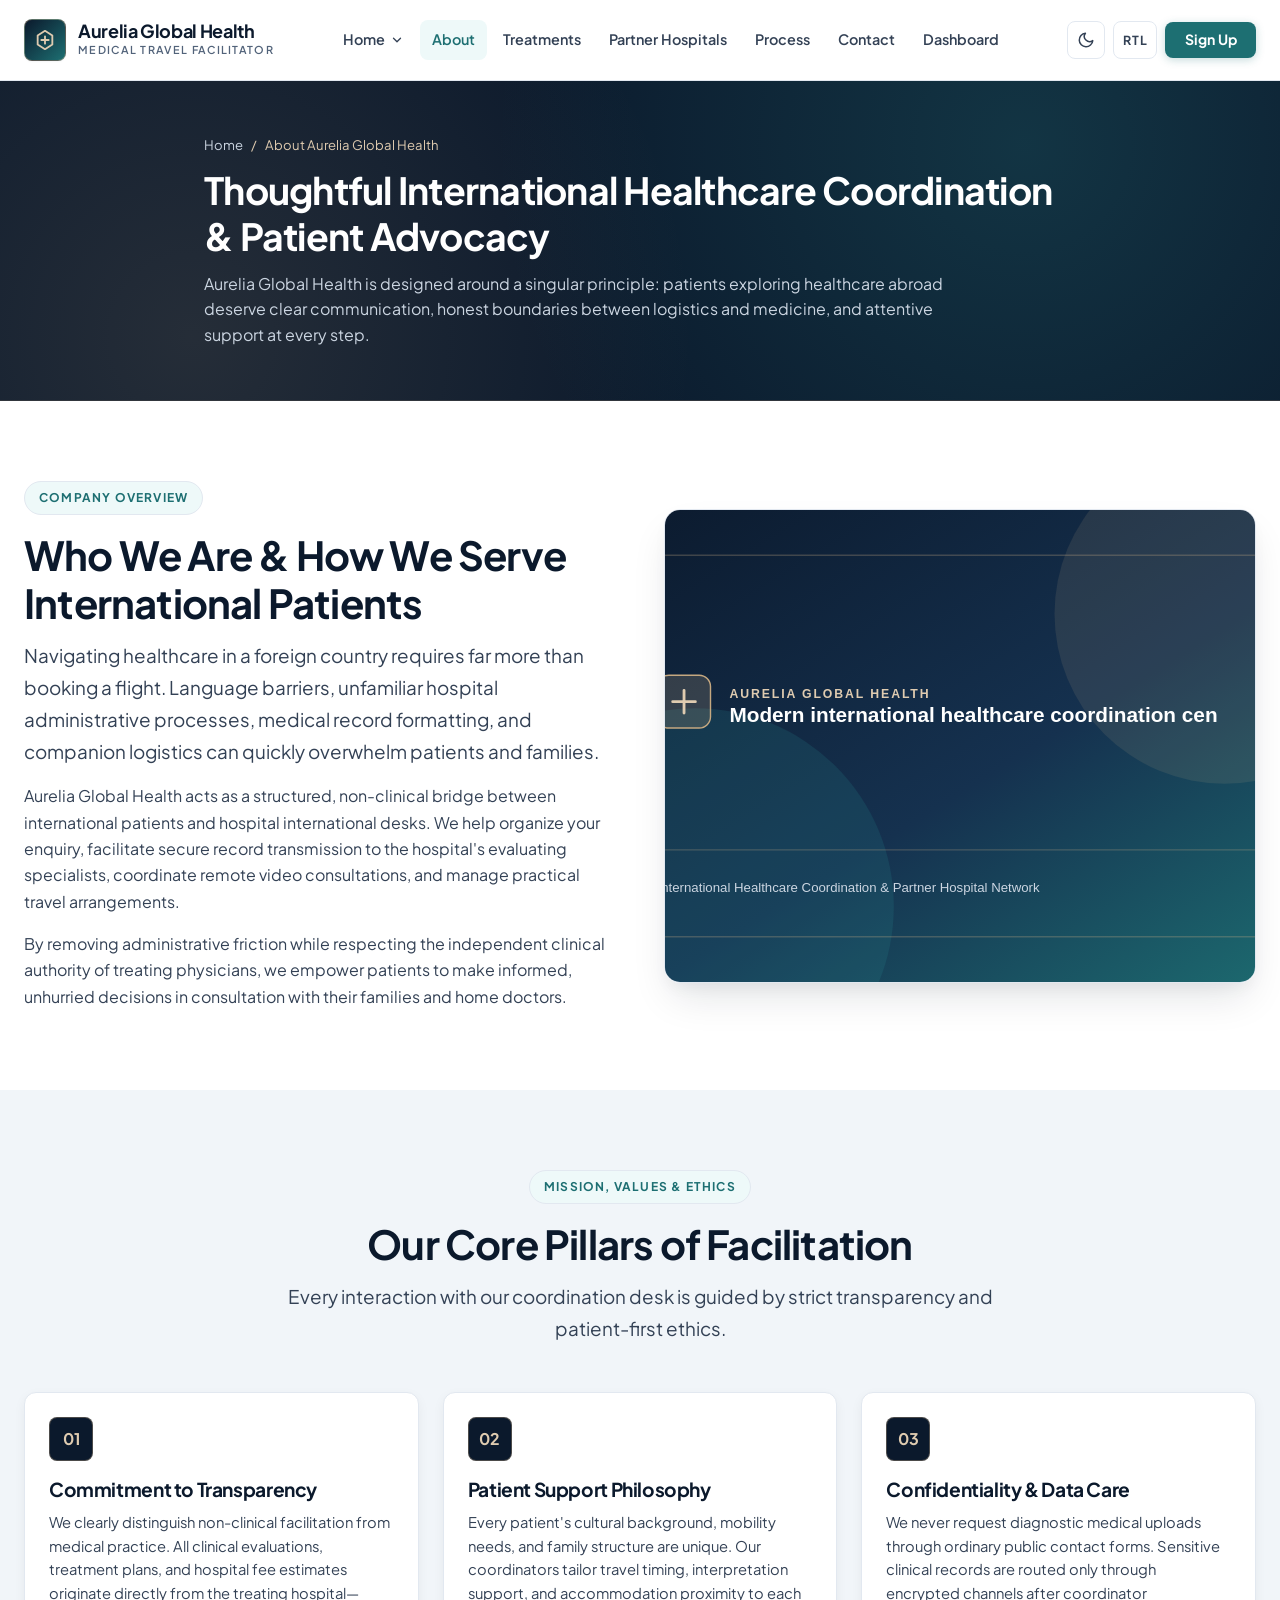
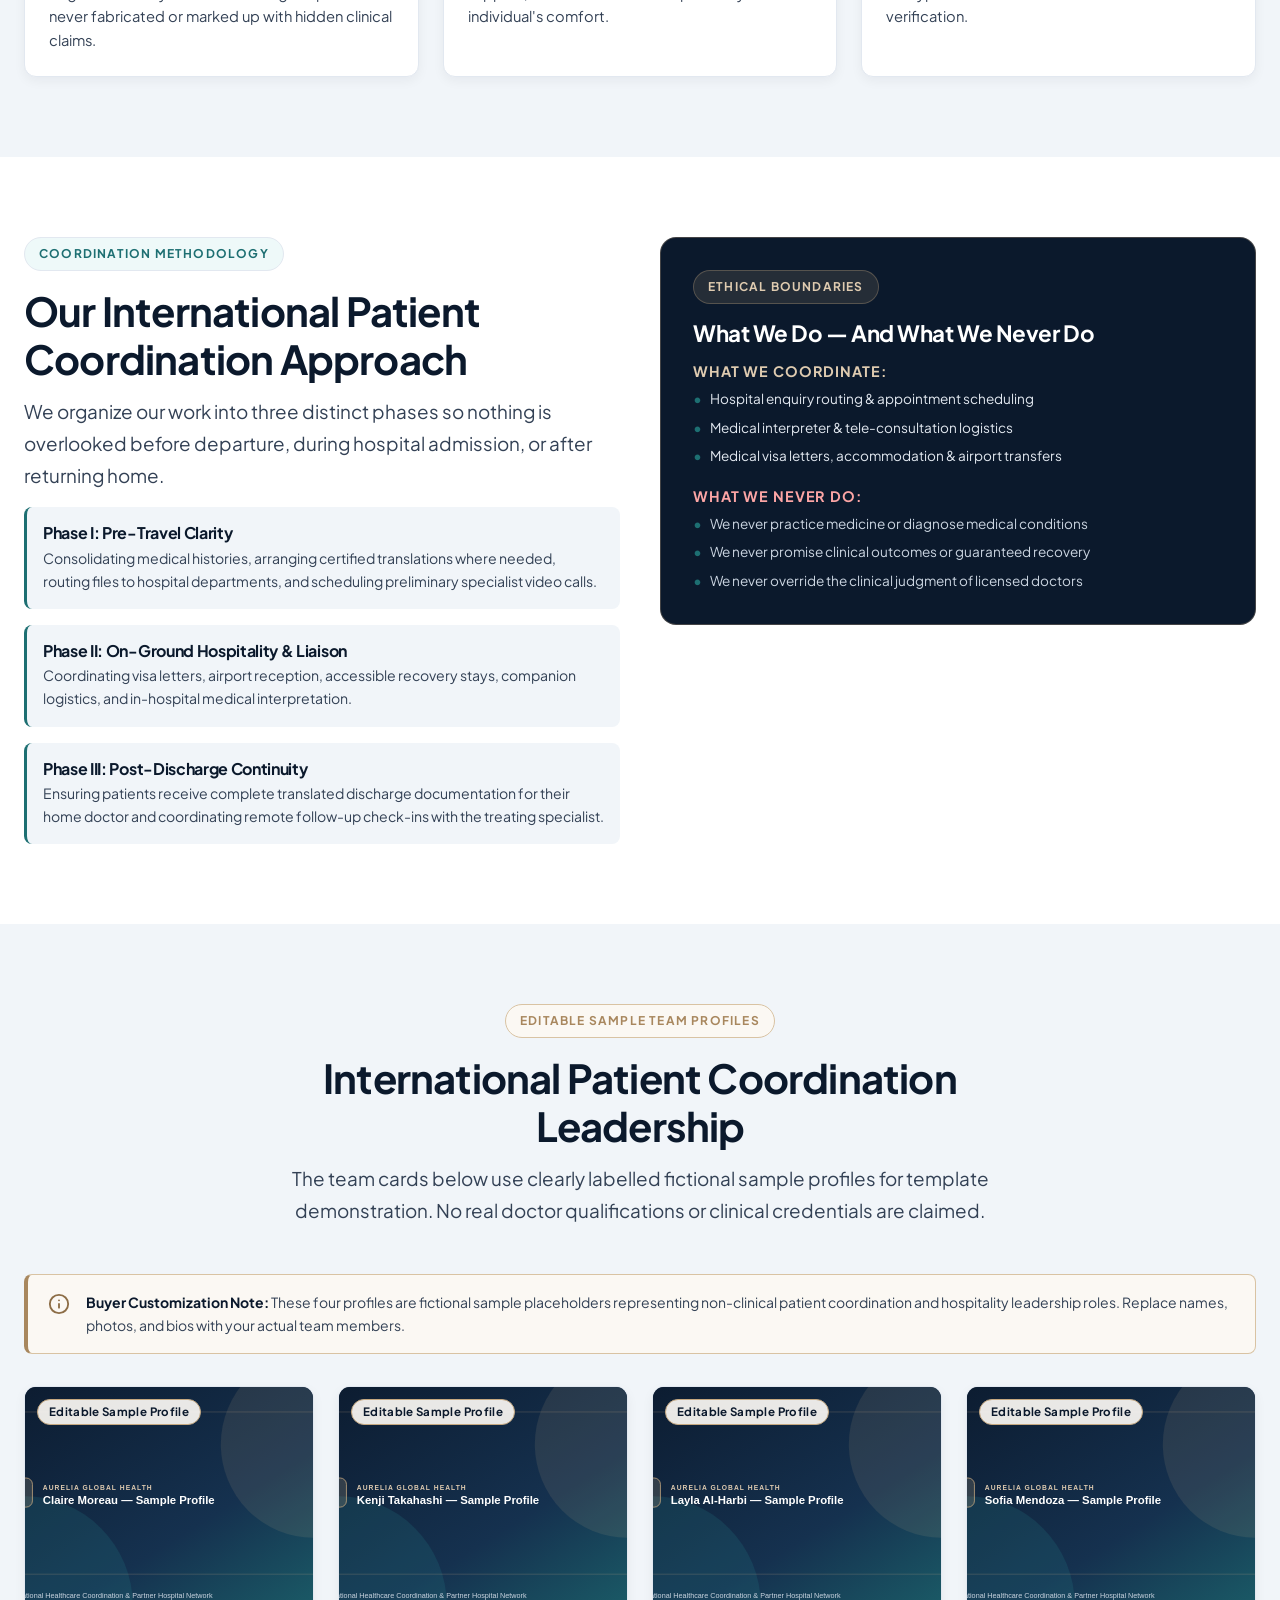
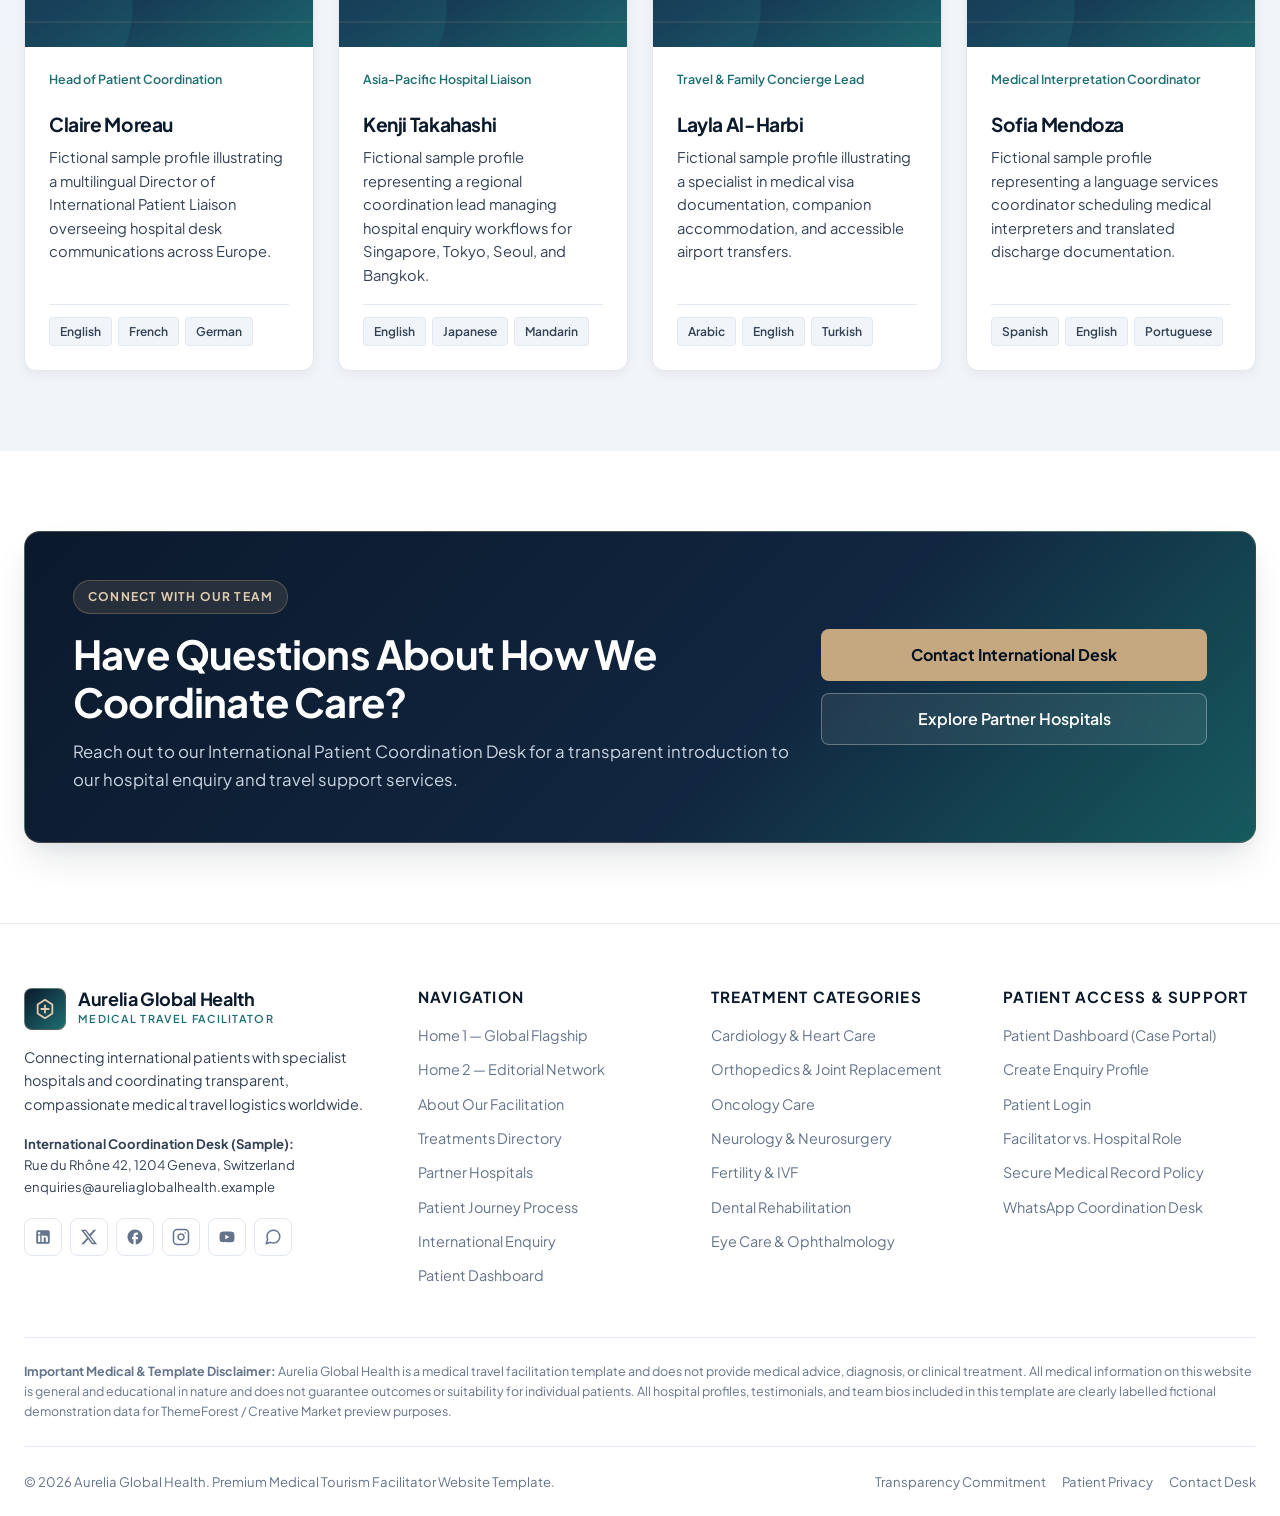
<file: about.html>
<!DOCTYPE html>
<html lang="en" data-theme="light">

<head>
  <meta charset="UTF-8">
  <meta name="viewport" content="width=device-width, initial-scale=1.0">
  <title>About Our Medical Travel Facilitation | Aurelia Global Health</title>
  <meta name="description"
    content="Learn about Aurelia Global Health's mission, international patient coordination philosophy, commitment to transparency, and editable sample coordination team profiles.">
  <link rel="icon" type="image/svg+xml" href="assets/images/favicon.svg">
  <link rel="stylesheet" href="assets/css/styles.css">
</head>

<body>
  <a href="#main-content" class="skip-link">Skip to main content</a>

  <!-- Mandatory Sticky Navbar -->
  <header class="site-header">
    <div class="container navbar">
      <a href="index.html" class="brand-logo" aria-label="Aurelia Global Health Home">
        <div class="brand-mark" aria-hidden="true">
          <svg viewBox="0 0 24 24" width="22" height="22" fill="none" stroke="currentColor" stroke-width="2">
            <path d="M12 2L4 7v10l8 5 8-5V7l-8-5z" stroke-linejoin="round" />
            <path d="M12 8v8M8 12h8" stroke-linecap="round" />
          </svg>
        </div>
        <div class="brand-text">
          <span class="brand-name">Aurelia Global Health</span>
          <span class="brand-sub">Medical Travel Facilitator</span>
        </div>
      </a>

      <nav aria-label="Primary Navigation">
        <ul class="nav-menu" id="primary-nav-menu">
          <li class="nav-item has-dropdown">
            <button type="button" class="nav-link dropdown-toggle" aria-expanded="false" aria-haspopup="true">
              Home
              <svg class="chevron-icon" viewBox="0 0 24 24" fill="none" stroke="currentColor" stroke-width="2.2">
                <path d="M6 9l6 6 6-6" stroke-linecap="round" stroke-linejoin="round" />
              </svg>
            </button>
            <div class="dropdown-menu" role="menu">
              <a href="index.html" class="dropdown-link" role="menuitem">
                <span class="dropdown-link-title">Home 1 — Global Flagship</span>
                <span class="dropdown-link-desc">Classic international patient coordination showcase</span>
              </a>
              <a href="home-2.html" class="dropdown-link" role="menuitem">
                <span class="dropdown-link-title">Home 2 — Editorial Network</span>
                <span class="dropdown-link-desc">Editorial hospital showcase &amp; interactive pathway finder</span>
              </a>
            </div>
          </li>
          <li class="nav-item"><a href="about.html" class="nav-link active">About</a></li>
          <li class="nav-item"><a href="treatments.html" class="nav-link">Treatments</a></li>
          <li class="nav-item"><a href="hospitals.html" class="nav-link">Partner Hospitals</a></li>
          <li class="nav-item"><a href="process.html" class="nav-link">Process</a></li>
          <li class="nav-item"><a href="contact.html" class="nav-link">Contact</a></li>
          <li class="nav-item"><a href="dashboard.html" class="nav-link">Dashboard</a></li>

          <!-- Mobile Menu Actions (Shown on Mobile & Tab Views) -->
          <li class="mobile-menu-actions">
            <div class="mobile-menu-toggles">
              <button type="button" class="theme-toggle" aria-label="Switch theme" title="Toggle Light/Dark Theme">
                <svg class="icon-moon" viewBox="0 0 24 24" fill="none" stroke="currentColor" stroke-width="2">
                  <path d="M21 12.79A9 9 0 1 1 11.21 3 7 7 0 0 0 21 12.79z" stroke-linecap="round" stroke-linejoin="round"/>
                </svg>
                <svg class="icon-sun" viewBox="0 0 24 24" fill="none" stroke="currentColor" stroke-width="2">
                  <circle cx="12" cy="12" r="5"/>
                  <path d="M12 1v2M12 21v2M4.22 4.22l1.42 1.42M18.36 18.36l1.42 1.42M1 12h2M21 12h2M4.22 19.78l1.42-1.42M18.36 5.64l1.42-1.42" stroke-linecap="round"/>
                </svg>
              </button>
              <button type="button" class="rtl-toggle" aria-label="Toggle text direction" title="Toggle RTL/LTR Direction">RTL</button>
            </div>
            <a href="signup.html" class="btn btn-primary btn-full">Sign Up</a>
          </li>
        </ul>
      </nav>

      <div class="nav-actions">
        <!-- Theme & RTL Buttons on the left side of Sign Up -->
        <button type="button" class="theme-toggle" aria-label="Switch theme" title="Toggle Light/Dark Theme">
          <svg class="icon-moon" viewBox="0 0 24 24" fill="none" stroke="currentColor" stroke-width="2">
            <path d="M21 12.79A9 9 0 1 1 11.21 3 7 7 0 0 0 21 12.79z" stroke-linecap="round" stroke-linejoin="round"/>
          </svg>
          <svg class="icon-sun" viewBox="0 0 24 24" fill="none" stroke="currentColor" stroke-width="2">
            <circle cx="12" cy="12" r="5"/>
            <path d="M12 1v2M12 21v2M4.22 4.22l1.42 1.42M18.36 18.36l1.42 1.42M1 12h2M21 12h2M4.22 19.78l1.42-1.42M18.36 5.64l1.42-1.42" stroke-linecap="round"/>
          </svg>
        </button>

        <button type="button" class="rtl-toggle" aria-label="Toggle text direction" title="Toggle RTL/LTR Direction">RTL</button>

        <a href="signup.html" class="btn btn-primary btn-sm nav-signup-btn">Sign Up</a>

        <button type="button" class="mobile-menu-toggle" aria-expanded="false" aria-controls="primary-nav-menu" aria-label="Toggle navigation menu">
          <svg class="icon-menu" viewBox="0 0 24 24" fill="none" stroke="currentColor" stroke-width="2">
            <path d="M3 12h18M3 6h18M3 18h18" stroke-linecap="round"/>
          </svg>
          <svg class="icon-close" viewBox="0 0 24 24" fill="none" stroke="currentColor" stroke-width="2">
            <path d="M18 6L6 18M6 6l12 12" stroke-linecap="round"/>
          </svg>
        </button>
      </div>
    </div>
  </header>

  <main id="main-content">
    <!-- Page Hero -->
    <section class="page-hero">
      <div class="container page-hero-inner">
        <nav class="breadcrumb" aria-label="Breadcrumb">
          <a href="index.html">Home</a>
          <span>/</span>
          <span aria-current="page">About Aurelia Global Health</span>
        </nav>
        <h1>Thoughtful International Healthcare Coordination &amp; Patient Advocacy</h1>
        <p>
          Aurelia Global Health is designed around a singular principle: patients exploring healthcare abroad deserve
          clear communication, honest boundaries between logistics and medicine, and attentive support at every step.
        </p>
      </div>
    </section>

    <!-- 1. COMPANY OVERVIEW & INTERNATIONAL COORDINATION APPROACH -->
    <section class="section section-surface">
      <div class="container">
        <div class="grid-2" style="align-items: center; gap: var(--space-12);">
          <div>
            <span class="eyebrow">Company Overview</span>
            <h2>Who We Are &amp; How We Serve International Patients</h2>
            <p class="lead" style="margin-top: var(--space-3); margin-bottom: var(--space-4);">
              Navigating healthcare in a foreign country requires far more than booking a flight. Language barriers,
              unfamiliar hospital administrative processes, medical record formatting, and companion logistics can
              quickly overwhelm patients and families.
            </p>
            <p style="color: var(--text-secondary); margin-bottom: var(--space-4);">
              Aurelia Global Health acts as a structured, non-clinical bridge between international patients and
              hospital international desks. We help organize your enquiry, facilitate secure record transmission to the
              hospital's evaluating specialists, coordinate remote video consultations, and manage practical travel
              arrangements.
            </p>
            <p style="color: var(--text-secondary);">
              By removing administrative friction while respecting the independent clinical authority of treating
              physicians, we empower patients to make informed, unhurried decisions in consultation with their families
              and home doctors.
            </p>
          </div>

          <div
            style="border-radius: var(--radius-lg); overflow: hidden; border: 1px solid var(--border-subtle); box-shadow: var(--shadow-lg);">
            <img src="https://images.unsplash.com/photo-1622253692010-333f2da6031d?auto=format&fit=crop&w=1100&q=85"
              alt="Modern international healthcare coordination center and hospital reception"
              style="width: 100%; aspect-ratio: 4 / 3.2; object-fit: cover;">
          </div>
        </div>
      </div>
    </section>

    <!-- 2. MISSION, VALUES & COMMITMENT TO TRANSPARENCY -->
    <section class="section section-alt">
      <div class="container">
        <div class="section-header centered">
          <span class="eyebrow">Mission, Values &amp; Ethics</span>
          <h2>Our Core Pillars of Facilitation</h2>
          <p class="lead" style="margin-top: var(--space-3);">
            Every interaction with our coordination desk is guided by strict transparency and patient-first ethics.
          </p>
        </div>

        <div class="grid-3">
          <div class="card" style="padding: var(--space-6);">
            <div class="step-number">01</div>
            <h3 class="card-title">Commitment to Transparency</h3>
            <p class="card-text" style="margin-bottom: 0;">
              We clearly distinguish non-clinical facilitation from medical practice. All clinical evaluations,
              treatment plans, and hospital fee estimates originate directly from the treating hospital—never fabricated
              or marked up with hidden clinical claims.
            </p>
          </div>

          <div class="card" style="padding: var(--space-6);">
            <div class="step-number">02</div>
            <h3 class="card-title">Patient Support Philosophy</h3>
            <p class="card-text" style="margin-bottom: 0;">
              Every patient's cultural background, mobility needs, and family structure are unique. Our coordinators
              tailor travel timing, interpretation support, and accommodation proximity to each individual's comfort.
            </p>
          </div>

          <div class="card" style="padding: var(--space-6);">
            <div class="step-number">03</div>
            <h3 class="card-title">Confidentiality &amp; Data Care</h3>
            <p class="card-text" style="margin-bottom: 0;">
              We never request diagnostic medical uploads through ordinary public contact forms. Sensitive clinical
              records are routed only through encrypted channels after coordinator verification.
            </p>
          </div>
        </div>
      </div>
    </section>

    <!-- 3. INTERNATIONAL PATIENT COORDINATION APPROACH -->
    <section class="section section-surface">
      <div class="container">
        <div class="grid-2" style="gap: var(--space-10); align-items: start;">
          <div>
            <span class="eyebrow">Coordination Methodology</span>
            <h2>Our International Patient Coordination Approach</h2>
            <p class="lead" style="margin-top: var(--space-3); margin-bottom: var(--space-4);">
              We organize our work into three distinct phases so nothing is overlooked before departure, during hospital
              admission, or after returning home.
            </p>
            <div style="display: grid; gap: var(--space-4);">
              <div
                style="padding: var(--space-4); background: var(--bg-surface-alt); border-radius: var(--radius-sm); border-left: 3px solid var(--color-teal-600);">
                <h3 style="font-size: 1rem; margin-bottom: 4px;">Phase I: Pre-Travel Clarity</h3>
                <p style="font-size: 0.88rem; color: var(--text-secondary);">
                  Consolidating medical histories, arranging certified translations where needed, routing files to
                  hospital departments, and scheduling preliminary specialist video calls.
                </p>
              </div>
              <div
                style="padding: var(--space-4); background: var(--bg-surface-alt); border-radius: var(--radius-sm); border-left: 3px solid var(--color-teal-600);">
                <h3 style="font-size: 1rem; margin-bottom: 4px;">Phase II: On-Ground Hospitality &amp; Liaison</h3>
                <p style="font-size: 0.88rem; color: var(--text-secondary);">
                  Coordinating visa letters, airport reception, accessible recovery stays, companion logistics, and
                  in-hospital medical interpretation.
                </p>
              </div>
              <div
                style="padding: var(--space-4); background: var(--bg-surface-alt); border-radius: var(--radius-sm); border-left: 3px solid var(--color-teal-600);">
                <h3 style="font-size: 1rem; margin-bottom: 4px;">Phase III: Post-Discharge Continuity</h3>
                <p style="font-size: 0.88rem; color: var(--text-secondary);">
                  Ensuring patients receive complete translated discharge documentation for their home doctor and
                  coordinating remote follow-up check-ins with the treating specialist.
                </p>
              </div>
            </div>
          </div>

          <div
            style="background: var(--color-navy-900); color: #FFFFFF; padding: var(--space-8); border-radius: var(--radius-lg); border: 1px solid rgba(197, 168, 128, 0.3);">
            <span class="eyebrow eyebrow-light">Ethical Boundaries</span>
            <h3 style="color: #FFFFFF; font-size: 1.4rem; margin-bottom: var(--space-4);">What We Do — And What We Never
              Do</h3>
            <div style="margin-bottom: var(--space-5);">
              <h4
                style="color: var(--color-champagne-300); font-size: 0.9rem; text-transform: uppercase; letter-spacing: 0.06em; margin-bottom: var(--space-2);">
                What We Coordinate:</h4>
              <ul class="procedure-list" style="margin-bottom: 0;">
                <li style="color: #E2E8F0;">Hospital enquiry routing &amp; appointment scheduling</li>
                <li style="color: #E2E8F0;">Medical interpreter &amp; tele-consultation logistics</li>
                <li style="color: #E2E8F0;">Medical visa letters, accommodation &amp; airport transfers</li>
              </ul>
            </div>
            <div>
              <h4
                style="color: #FCA5A5; font-size: 0.9rem; text-transform: uppercase; letter-spacing: 0.06em; margin-bottom: var(--space-2);">
                What We Never Do:</h4>
              <ul class="procedure-list" style="margin-bottom: 0;">
                <li style="color: #CBD5E1;">We never practice medicine or diagnose medical conditions</li>
                <li style="color: #CBD5E1;">We never promise clinical outcomes or guaranteed recovery</li>
                <li style="color: #CBD5E1;">We never override the clinical judgment of licensed doctors</li>
              </ul>
            </div>
          </div>
        </div>
      </div>
    </section>

    <!-- 4. TEAM SECTION USING EDITABLE SAMPLE PROFILES -->
    <section class="section section-alt" id="coordination-team">
      <div class="container">
        <div class="section-header centered">
          <span class="eyebrow eyebrow-champagne">Editable Sample Team Profiles</span>
          <h2>International Patient Coordination Leadership</h2>
          <p class="lead" style="margin-top: var(--space-3);">
            The team cards below use clearly labelled fictional sample profiles for template demonstration. No real
            doctor qualifications or clinical credentials are claimed.
          </p>
        </div>

        <div class="compliance-banner">
          <svg viewBox="0 0 24 24" fill="none" stroke="currentColor" stroke-width="2">
            <circle cx="12" cy="12" r="10" />
            <path d="M12 16v-4M12 8h.01" stroke-linecap="round" />
          </svg>
          <div class="compliance-banner-text">
            <strong>Buyer Customization Note:</strong> These four profiles are fictional sample placeholders
            representing non-clinical patient coordination and hospitality leadership roles. Replace names, photos, and
            bios with your actual team members.
          </div>
        </div>

        <div class="grid-4">
          <!-- Sample Team Member 1 -->
          <article class="card team-card">
            <div class="card-media" style="aspect-ratio: 4 / 3.6;">
              <img src="https://images.unsplash.com/photo-1573496359142-b8d87734a5a2?auto=format&fit=crop&w=700&q=80"
                alt="Claire Moreau — Sample Profile" loading="lazy" style="object-position: center 20%;">
              <div class="card-badges">
                <span class="badge badge-sample">Editable Sample Profile</span>
              </div>
            </div>
            <div class="card-body">
              <div class="card-meta">Head of Patient Coordination</div>
              <h3 class="card-title">Claire Moreau</h3>
              <p class="card-text">
                Fictional sample profile illustrating a multilingual Director of International Patient Liaison
                overseeing hospital desk communications across Europe.
              </p>
              <div class="tag-list">
                <span class="tag">English</span>
                <span class="tag">French</span>
                <span class="tag">German</span>
              </div>
            </div>
          </article>

          <!-- Sample Team Member 2 -->
          <article class="card team-card">
            <div class="card-media" style="aspect-ratio: 4 / 3.6;">
              <img src="https://images.unsplash.com/photo-1560250097-0b93528c311a?auto=format&fit=crop&w=700&q=80"
                alt="Kenji Takahashi — Sample Profile" loading="lazy" style="object-position: center 20%;">
              <div class="card-badges">
                <span class="badge badge-sample">Editable Sample Profile</span>
              </div>
            </div>
            <div class="card-body">
              <div class="card-meta">Asia-Pacific Hospital Liaison</div>
              <h3 class="card-title">Kenji Takahashi</h3>
              <p class="card-text">
                Fictional sample profile representing a regional coordination lead managing hospital enquiry workflows
                for Singapore, Tokyo, Seoul, and Bangkok.
              </p>
              <div class="tag-list">
                <span class="tag">English</span>
                <span class="tag">Japanese</span>
                <span class="tag">Mandarin</span>
              </div>
            </div>
          </article>

          <!-- Sample Team Member 3 -->
          <article class="card team-card">
            <div class="card-media" style="aspect-ratio: 4 / 3.6;">
              <img src="https://images.unsplash.com/photo-1580489944761-15a19d654956?auto=format&fit=crop&w=700&q=80"
                alt="Layla Al-Harbi — Sample Profile" loading="lazy" style="object-position: center 20%;">
              <div class="card-badges">
                <span class="badge badge-sample">Editable Sample Profile</span>
              </div>
            </div>
            <div class="card-body">
              <div class="card-meta">Travel &amp; Family Concierge Lead</div>
              <h3 class="card-title">Layla Al-Harbi</h3>
              <p class="card-text">
                Fictional sample profile illustrating a specialist in medical visa documentation, companion
                accommodation, and accessible airport transfers.
              </p>
              <div class="tag-list">
                <span class="tag">Arabic</span>
                <span class="tag">English</span>
                <span class="tag">Turkish</span>
              </div>
            </div>
          </article>

          <!-- Sample Team Member 4 -->
          <article class="card team-card">
            <div class="card-media" style="aspect-ratio: 4 / 3.6;">
              <img src="https://images.unsplash.com/photo-1534528741775-53994a69daeb?auto=format&fit=crop&w=700&q=80"
                alt="Sofia Mendoza — Sample Profile" loading="lazy" style="object-position: center 20%;">
              <div class="card-badges">
                <span class="badge badge-sample">Editable Sample Profile</span>
              </div>
            </div>
            <div class="card-body">
              <div class="card-meta">Medical Interpretation Coordinator</div>
              <h3 class="card-title">Sofia Mendoza</h3>
              <p class="card-text">
                Fictional sample profile representing a language services coordinator scheduling medical interpreters
                and translated discharge documentation.
              </p>
              <div class="tag-list">
                <span class="tag">Spanish</span>
                <span class="tag">English</span>
                <span class="tag">Portuguese</span>
              </div>
            </div>
          </article>
        </div>
      </div>
    </section>

    <!-- 5. CONSULTATION CTA -->
    <section class="section section-surface">
      <div class="container">
        <div class="cta-banner">
          <div>
            <span class="eyebrow eyebrow-light">Connect With Our Team</span>
            <h2>Have Questions About How We Coordinate Care?</h2>
            <p>
              Reach out to our International Patient Coordination Desk for a transparent introduction to our hospital
              enquiry and travel support services.
            </p>
          </div>
          <div class="cta-banner-actions">
            <a href="contact.html" class="btn btn-champagne btn-lg">Contact International Desk</a>
            <a href="hospitals.html" class="btn btn-outline-light btn-lg">Explore Partner Hospitals</a>
          </div>
        </div>
      </div>
    </section>
  </main>

  <!-- Professional Multi-Column Footer -->
  <footer class="site-footer">
    <div class="container">
      <div class="footer-grid">
        <div>
          <a href="index.html" class="brand-logo" style="margin-bottom: var(--space-4);">
            <div class="brand-mark" aria-hidden="true">
              <svg viewBox="0 0 24 24" width="22" height="22" fill="none" stroke="currentColor" stroke-width="2">
                <path d="M12 2L4 7v10l8 5 8-5V7l-8-5z" stroke-linejoin="round" />
                <path d="M12 8v8M8 12h8" stroke-linecap="round" />
              </svg>
            </div>
            <div class="brand-text">
              <span class="brand-name" style="color: var(--text-footer-heading);">Aurelia Global Health</span>
              <span class="brand-sub" style="color: var(--accent-primary);">Medical Travel Facilitator</span>
            </div>
          </a>
          <p style="font-size: 0.9rem; margin-bottom: var(--space-4); max-width: 340px;">
            Connecting international patients with specialist hospitals and coordinating transparent, compassionate
            medical travel logistics worldwide.
          </p>
          <div style="font-size: 0.82rem; margin-bottom: var(--space-4);">
            <strong>International Coordination Desk (Sample):</strong><br>
            Rue du Rhône 42, 1204 Geneva, Switzerland<br>
            enquiries@aureliaglobalhealth.example
          </div>
          <div class="footer-socials" aria-label="Social media channels">
            <a href="https://linkedin.com" target="_blank" rel="noopener noreferrer" class="footer-social-link"
              aria-label="LinkedIn" title="Connect on LinkedIn">
              <svg viewBox="0 0 24 24" fill="currentColor">
                <path
                  d="M19 3a2 2 0 0 1 2 2v14a2 2 0 0 1-2 2H5a2 2 0 0 1-2-2V5a2 2 0 0 1 2-2h14m-.5 15.5v-5.3a3.26 3.26 0 0 0-3.26-3.26c-.85 0-1.84.52-2.28 1.3v-1.11h-2.79v8.37h2.79v-4.93c0-.77.62-1.4 1.39-1.4a1.4 1.4 0 0 1 1.4 1.4v4.93h2.75M6.88 8.56a1.68 1.68 0 0 0 1.68-1.68c0-.93-.75-1.69-1.68-1.69a1.69 1.69 0 0 0-1.69 1.69c0 .93.76 1.68 1.69 1.68m1.39 9.94v-8.37H5.5v8.37h2.77z" />
              </svg>
            </a>
            <a href="https://twitter.com" target="_blank" rel="noopener noreferrer" class="footer-social-link"
              aria-label="Twitter / X" title="Follow us on X">
              <svg viewBox="0 0 24 24" fill="currentColor">
                <path
                  d="M18.244 2.25h3.308l-7.227 8.26 8.502 11.24H16.17l-5.214-6.817L4.99 21.75H1.68l7.73-8.835L1.254 2.25H8.08l4.713 6.231zm-1.161 17.52h1.833L7.084 4.126H5.117z" />
              </svg>
            </a>
            <a href="https://facebook.com" target="_blank" rel="noopener noreferrer" class="footer-social-link"
              aria-label="Facebook" title="Visit Facebook Page">
              <svg viewBox="0 0 24 24" fill="currentColor">
                <path
                  d="M22 12c0-5.52-4.48-10-10-10S2 6.48 2 12c0 4.84 3.44 8.87 8 9.8V15H8v-3h2V9.5C10 7.57 11.57 6 13.5 6H16v3h-2c-.55 0-1 .45-1 1v2h3v3h-3v6.95c5.05-.5 9-4.76 9-9.95z" />
              </svg>
            </a>
            <a href="https://instagram.com" target="_blank" rel="noopener noreferrer" class="footer-social-link"
              aria-label="Instagram" title="Follow on Instagram">
              <svg viewBox="0 0 24 24" fill="none" stroke="currentColor" stroke-width="2" stroke-linecap="round"
                stroke-linejoin="round">
                <rect x="2" y="2" width="20" height="20" rx="5" ry="5" />
                <path d="M16 11.37A4 4 0 1 1 12.63 8 4 4 0 0 1 16 11.37z" />
                <line x1="17.5" y1="6.5" x2="17.51" y2="6.5" />
              </svg>
            </a>
            <a href="https://youtube.com" target="_blank" rel="noopener noreferrer" class="footer-social-link"
              aria-label="YouTube" title="Watch on YouTube">
              <svg viewBox="0 0 24 24" fill="currentColor">
                <path
                  d="M21.58 7.19a2.76 2.76 0 0 0-1.95-1.96C17.9 4.75 12 4.75 12 4.75s-5.9 0-7.63.48A2.76 2.76 0 0 0 2.42 7.19 29.07 29.07 0 0 0 2 12a29.07 29.07 0 0 0 .42 4.81 2.76 2.76 0 0 0 1.95 1.96c1.73.48 7.63.48 7.63.48s5.9 0 7.63-.48a2.76 2.76 0 0 0 1.95-1.96A29.07 29.07 0 0 0 22 12a29.07 29.07 0 0 0-.42-4.81zM9.75 15.02V8.98L15 12l-5.25 3.02z" />
              </svg>
            </a>
            <a href="https://wa.me/41225180900" target="_blank" rel="noopener noreferrer" class="footer-social-link"
              aria-label="WhatsApp" title="Chat on WhatsApp">
              <svg viewBox="0 0 24 24" fill="none" stroke="currentColor" stroke-width="2" stroke-linecap="round"
                stroke-linejoin="round">
                <path
                  d="M21 11.5a8.38 8.38 0 0 1-.9 3.8 8.5 8.5 0 0 1-7.6 4.7 8.38 8.38 0 0 1-3.8-.9L3 21l1.9-5.7a8.38 8.38 0 0 1-.9-3.8 8.5 8.5 0 0 1 4.7-7.6 8.38 8.38 0 0 1 3.8-.9h.5a8.48 8.48 0 0 1 8 8v.5z" />
              </svg>
            </a>
          </div>
        </div>

        <div>
          <h3 class="footer-heading">Navigation</h3>
          <ul class="footer-links">
            <li><a href="index.html">Home 1 — Global Flagship</a></li>
            <li><a href="home-2.html">Home 2 — Editorial Network</a></li>
            <li><a href="about.html">About Our Facilitation</a></li>
            <li><a href="treatments.html">Treatments Directory</a></li>
            <li><a href="hospitals.html">Partner Hospitals</a></li>
            <li><a href="process.html">Patient Journey Process</a></li>
            <li><a href="contact.html">International Enquiry</a></li>
            <li><a href="dashboard.html">Patient Dashboard</a></li>
          </ul>
        </div>

        <div>
          <h3 class="footer-heading">Treatment Categories</h3>
          <ul class="footer-links">
            <li><a href="treatments.html?category=cardiology">Cardiology &amp; Heart Care</a></li>
            <li><a href="treatments.html?category=orthopedics">Orthopedics &amp; Joint Replacement</a></li>
            <li><a href="treatments.html?category=oncology">Oncology Care</a></li>
            <li><a href="treatments.html?category=neurology">Neurology &amp; Neurosurgery</a></li>
            <li><a href="treatments.html?category=fertility-ivf">Fertility &amp; IVF</a></li>
            <li><a href="treatments.html?category=dental">Dental Rehabilitation</a></li>
            <li><a href="treatments.html?category=eye-care">Eye Care &amp; Ophthalmology</a></li>
          </ul>
        </div>

        <div>
          <h3 class="footer-heading">Patient Access &amp; Support</h3>
          <ul class="footer-links">
            <li><a href="dashboard.html">Patient Dashboard (Case Portal)</a></li>
            <li><a href="signup.html">Create Enquiry Profile</a></li>
            <li><a href="login.html">Patient Login</a></li>
            <li><a href="process.html#role-distinction">Facilitator vs. Hospital Role</a></li>
            <li><a href="contact.html#secure-records">Secure Medical Record Policy</a></li>
            <li><a href="contact.html">WhatsApp Coordination Desk</a></li>
          </ul>
        </div>
      </div>

      <div class="footer-disclaimer">
        <strong>Important Medical &amp; Template Disclaimer:</strong> Aurelia Global Health is a medical travel
        facilitation template and does not provide medical advice, diagnosis, or clinical treatment. All medical
        information on this website is general and educational in nature and does not guarantee outcomes or suitability
        for individual patients. All hospital profiles, testimonials, and team bios included in this template are
        clearly labelled fictional demonstration data for ThemeForest / Creative Market preview purposes.
      </div>

      <div class="footer-bottom">
        <span>&copy; 2026 Aurelia Global Health. Premium Medical Tourism Facilitator Website Template.</span>
        <div style="display: flex; gap: var(--space-4);">
          <a href="about.html">Transparency Commitment</a>
          <a href="process.html">Patient Privacy</a>
          <a href="contact.html">Contact Desk</a>
        </div>
      </div>
    </div>
  </footer>

  <script src="assets/js/data.js"></script>
  <script src="assets/js/main.js"></script>
</body>

</html>
</file>
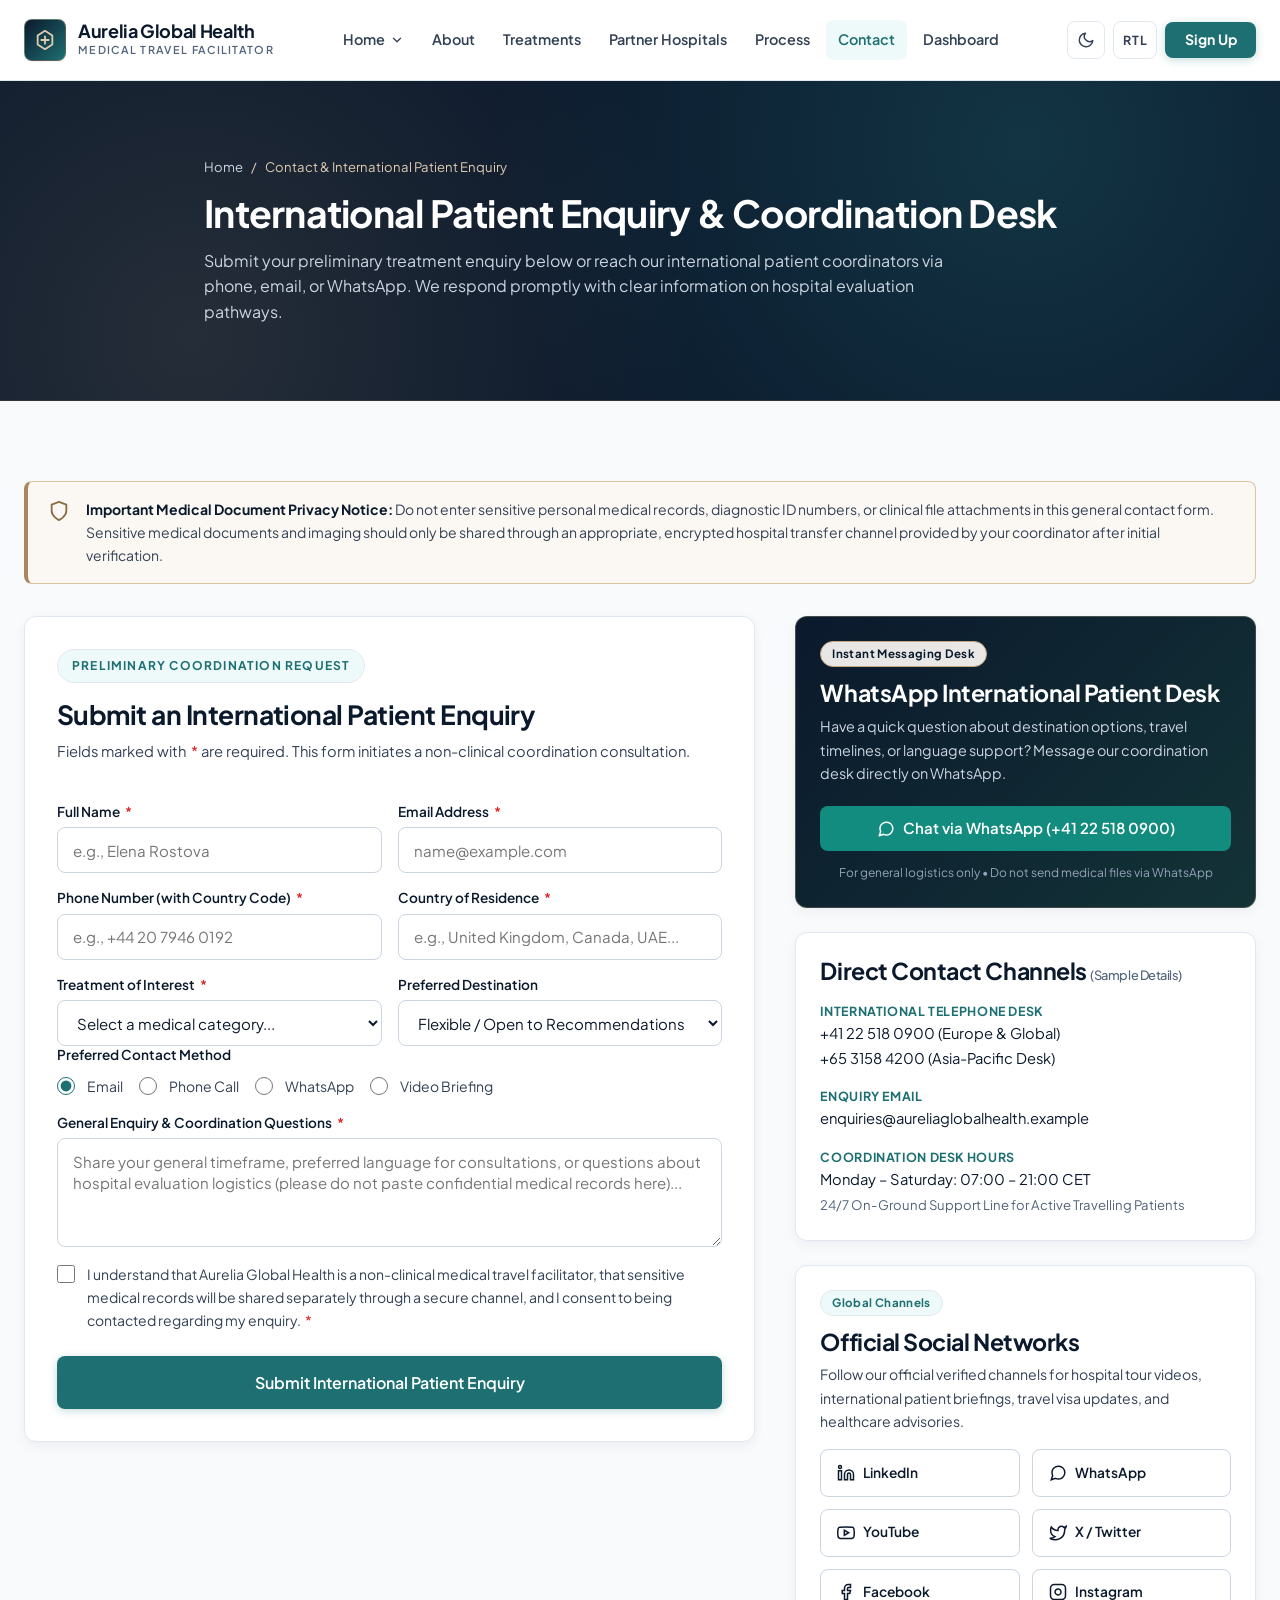
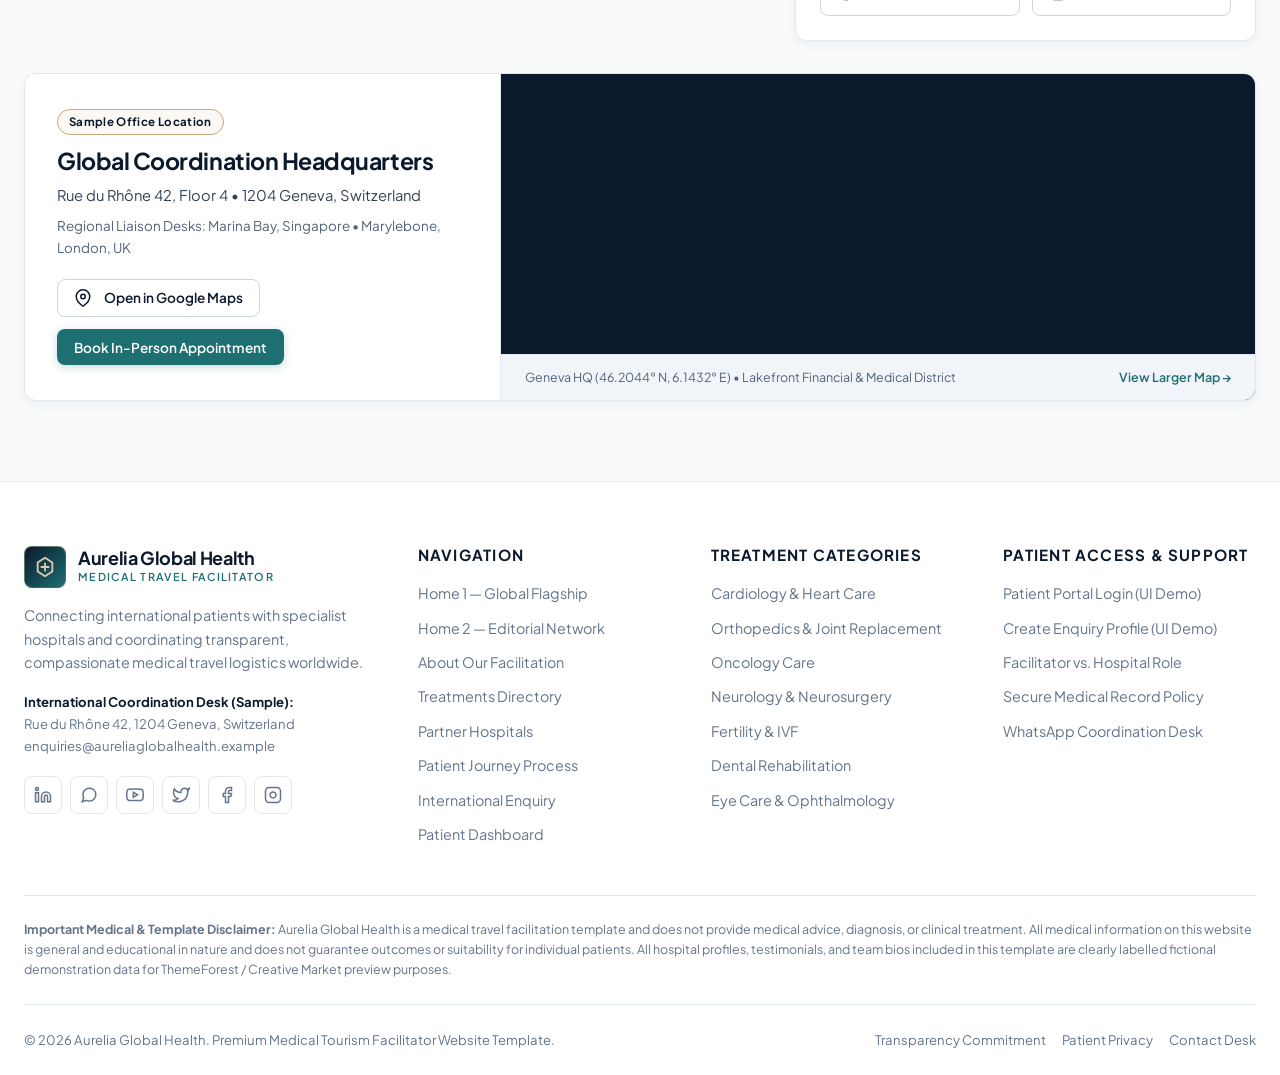
<file: contact.html>
<!DOCTYPE html>
<html lang="en" data-theme="light">

<head>
  <meta charset="UTF-8">
  <meta name="viewport" content="width=device-width, initial-scale=1.0">
  <title>International Patient Enquiry &amp; Contact | Aurelia Global Health</title>
  <meta name="description"
    content="Submit an international patient treatment coordination enquiry, connect via WhatsApp, or contact our regional coordination desks in Geneva, Singapore, and London.">
  <link rel="icon" type="image/svg+xml" href="assets/images/favicon.svg">
  <link rel="stylesheet" href="assets/css/styles.css">
</head>

<body>
  <a href="#main-content" class="skip-link">Skip to main content</a>

  <!-- Mandatory Sticky Navbar -->
  <header class="site-header">
    <div class="container navbar">
      <a href="index.html" class="brand-logo" aria-label="Aurelia Global Health Home">
        <div class="brand-mark" aria-hidden="true">
          <svg viewBox="0 0 24 24" width="22" height="22" fill="none" stroke="currentColor" stroke-width="2">
            <path d="M12 2L4 7v10l8 5 8-5V7l-8-5z" stroke-linejoin="round" />
            <path d="M12 8v8M8 12h8" stroke-linecap="round" />
          </svg>
        </div>
        <div class="brand-text">
          <span class="brand-name">Aurelia Global Health</span>
          <span class="brand-sub">Medical Travel Facilitator</span>
        </div>
      </a>

      <nav aria-label="Primary Navigation">
        <ul class="nav-menu" id="primary-nav-menu">
          <li class="nav-item has-dropdown">
            <button type="button" class="nav-link dropdown-toggle" aria-expanded="false" aria-haspopup="true">
              Home
              <svg class="chevron-icon" viewBox="0 0 24 24" fill="none" stroke="currentColor" stroke-width="2.2">
                <path d="M6 9l6 6 6-6" stroke-linecap="round" stroke-linejoin="round" />
              </svg>
            </button>
            <div class="dropdown-menu" role="menu">
              <a href="index.html" class="dropdown-link" role="menuitem">
                <span class="dropdown-link-title">Home 1 — Global Flagship</span>
                <span class="dropdown-link-desc">Classic international patient coordination showcase</span>
              </a>
              <a href="home-2.html" class="dropdown-link" role="menuitem">
                <span class="dropdown-link-title">Home 2 — Editorial Network</span>
                <span class="dropdown-link-desc">Editorial hospital showcase &amp; interactive pathway finder</span>
              </a>
            </div>
          </li>
          <li class="nav-item"><a href="about.html" class="nav-link">About</a></li>
          <li class="nav-item"><a href="treatments.html" class="nav-link">Treatments</a></li>
          <li class="nav-item"><a href="hospitals.html" class="nav-link">Partner Hospitals</a></li>
          <li class="nav-item"><a href="process.html" class="nav-link">Process</a></li>
          <li class="nav-item"><a href="contact.html" class="nav-link active">Contact</a></li>
          <li class="nav-item"><a href="dashboard.html" class="nav-link">Dashboard</a></li>

          <!-- Mobile Menu Actions (Shown on Mobile & Tab Views) -->
          <li class="mobile-menu-actions">
            <div class="mobile-menu-toggles">
              <button type="button" class="theme-toggle" aria-label="Switch theme" title="Toggle Light/Dark Theme">
                <svg class="icon-moon" viewBox="0 0 24 24" fill="none" stroke="currentColor" stroke-width="2">
                  <path d="M21 12.79A9 9 0 1 1 11.21 3 7 7 0 0 0 21 12.79z" stroke-linecap="round" stroke-linejoin="round"/>
                </svg>
                <svg class="icon-sun" viewBox="0 0 24 24" fill="none" stroke="currentColor" stroke-width="2">
                  <circle cx="12" cy="12" r="5"/>
                  <path d="M12 1v2M12 21v2M4.22 4.22l1.42 1.42M18.36 18.36l1.42 1.42M1 12h2M21 12h2M4.22 19.78l1.42-1.42M18.36 5.64l1.42-1.42" stroke-linecap="round"/>
                </svg>
              </button>
              <button type="button" class="rtl-toggle" aria-label="Toggle text direction" title="Toggle RTL/LTR Direction">RTL</button>
            </div>
            <a href="signup.html" class="btn btn-primary btn-full">Sign Up</a>
          </li>
        </ul>
      </nav>

      <div class="nav-actions">
        <!-- Theme & RTL Buttons on the left side of Sign Up -->
        <button type="button" class="theme-toggle" aria-label="Switch theme" title="Toggle Light/Dark Theme">
          <svg class="icon-moon" viewBox="0 0 24 24" fill="none" stroke="currentColor" stroke-width="2">
            <path d="M21 12.79A9 9 0 1 1 11.21 3 7 7 0 0 0 21 12.79z" stroke-linecap="round" stroke-linejoin="round"/>
          </svg>
          <svg class="icon-sun" viewBox="0 0 24 24" fill="none" stroke="currentColor" stroke-width="2">
            <circle cx="12" cy="12" r="5"/>
            <path d="M12 1v2M12 21v2M4.22 4.22l1.42 1.42M18.36 18.36l1.42 1.42M1 12h2M21 12h2M4.22 19.78l1.42-1.42M18.36 5.64l1.42-1.42" stroke-linecap="round"/>
          </svg>
        </button>

        <button type="button" class="rtl-toggle" aria-label="Toggle text direction" title="Toggle RTL/LTR Direction">RTL</button>

        <a href="signup.html" class="btn btn-primary btn-sm nav-signup-btn">Sign Up</a>

        <button type="button" class="mobile-menu-toggle" aria-expanded="false" aria-controls="primary-nav-menu" aria-label="Toggle navigation menu">
          <svg class="icon-menu" viewBox="0 0 24 24" fill="none" stroke="currentColor" stroke-width="2">
            <path d="M3 12h18M3 6h18M3 18h18" stroke-linecap="round"/>
          </svg>
          <svg class="icon-close" viewBox="0 0 24 24" fill="none" stroke="currentColor" stroke-width="2">
            <path d="M18 6L6 18M6 6l12 12" stroke-linecap="round"/>
          </svg>
        </button>
      </div>
    </div>
  </header>

  <main id="main-content">
    <!-- Page Hero -->
    <section class="page-hero">
      <div class="container page-hero-inner">
        <nav class="breadcrumb" aria-label="Breadcrumb">
          <a href="index.html">Home</a>
          <span>/</span>
          <span aria-current="page">Contact &amp; International Patient Enquiry</span>
        </nav>
        <h1>International Patient Enquiry &amp; Coordination Desk</h1>
        <p>
          Submit your preliminary treatment enquiry below or reach our international patient coordinators via phone,
          email, or WhatsApp. We respond promptly with clear information on hospital evaluation pathways.
        </p>
      </div>
    </section>

    <section class="section">
      <div class="container">
        <!-- Prominent Medical Records Privacy Notice -->
        <div class="compliance-banner" id="secure-records">
          <svg viewBox="0 0 24 24" fill="none" stroke="currentColor" stroke-width="2">
            <path d="M12 22s8-4 8-10V5l-8-3-8 3v7c0 6 8 10 8 10z" stroke-linecap="round" stroke-linejoin="round" />
          </svg>
          <div class="compliance-banner-text">
            <strong>Important Medical Document Privacy Notice:</strong> Do not enter sensitive personal medical records,
            diagnostic ID numbers, or clinical file attachments in this general contact form. Sensitive medical
            documents and imaging should only be shared through an appropriate, encrypted hospital transfer channel
            provided by your coordinator after initial verification.
          </div>
        </div>

        <!-- Pre-fill Notification if navigated from a Hospital or Treatment Card -->
        <div class="compliance-banner" id="enquiry-prefill-notice"
          style="display: none; background-color: var(--bg-subtle-teal); border-color: var(--accent-primary);">
          <svg viewBox="0 0 24 24" fill="none" stroke="currentColor" stroke-width="2"
            style="color: var(--accent-primary);">
            <path d="M9 12l2 2 4-4m6 2a9 9 0 11-18 0 9 9 0 0118 0z" stroke-linecap="round" stroke-linejoin="round" />
          </svg>
          <div class="compliance-banner-text prefill-text" style="color: var(--text-primary); font-weight: 500;">
            Your enquiry selection has been pre-populated below.
          </div>
        </div>

        <div class="contact-layout-grid">
          <!-- Left: International Patient Enquiry Form -->
          <div class="card contact-enquiry-card">
            <span class="eyebrow" style="align-self: flex-start;">Preliminary Coordination Request</span>
            <h2 style="font-size: 1.65rem; margin-bottom: var(--space-2);">Submit an International Patient Enquiry</h2>
            <p style="color: var(--text-secondary); font-size: 0.92rem; margin-bottom: var(--space-6);">
              Fields marked with <span class="required-star">*</span> are required. This form initiates a non-clinical
              coordination consultation.
            </p>

            <form id="patient-enquiry-form" novalidate>
              <div class="form-row-2">
                <div class="form-group">
                  <label for="enq-name" class="form-label">Full Name <span class="required-star">*</span></label>
                  <input type="text" id="enq-name" name="fullName" class="form-control"
                    placeholder="e.g., Elena Rostova" required>
                  <span class="form-error">Please enter your full name.</span>
                </div>

                <div class="form-group">
                  <label for="enq-email" class="form-label">Email Address <span class="required-star">*</span></label>
                  <input type="email" id="enq-email" name="email" class="form-control" placeholder="name@example.com"
                    required>
                  <span class="form-error">Please enter a valid email address.</span>
                </div>
              </div>

              <div class="form-row-2">
                <div class="form-group">
                  <label for="enq-phone" class="form-label">Phone Number (with Country Code) <span
                      class="required-star">*</span></label>
                  <input type="tel" id="enq-phone" name="phone" class="form-control"
                    placeholder="e.g., +44 20 7946 0192" required>
                  <span class="form-error">Please enter a valid phone number with country code.</span>
                </div>

                <div class="form-group">
                  <label for="enq-residence" class="form-label">Country of Residence <span
                      class="required-star">*</span></label>
                  <input type="text" id="enq-residence" name="residence" class="form-control"
                    placeholder="e.g., United Kingdom, Canada, UAE..." required>
                  <span class="form-error">Please enter your country of residence.</span>
                </div>
              </div>

              <div class="form-row-2">
                <div class="form-group">
                  <label for="enq-treatment" class="form-label">Treatment of Interest <span
                      class="required-star">*</span></label>
                  <select id="enq-treatment" name="treatment" class="form-control" required>
                    <option value="">Select a medical category...</option>
                    <option value="Cardiology">Cardiology &amp; Cardiovascular Care</option>
                    <option value="Orthopedics and Joint Replacement">Orthopedics &amp; Joint Replacement</option>
                    <option value="Oncology">Oncology &amp; Second Opinion Review</option>
                    <option value="Neurology">Neurology &amp; Neurosurgery</option>
                    <option value="Fertility and IVF">Fertility &amp; IVF</option>
                    <option value="Cosmetic and Plastic Surgery">Cosmetic &amp; Plastic Surgery</option>
                    <option value="Dental Treatments">Dental Treatments &amp; Oral Rehabilitation</option>
                    <option value="Organ Transplant Information">Organ Transplant Information</option>
                    <option value="Eye Care">Eye Care &amp; Ophthalmology</option>
                    <option value="General and Specialized Surgery">General &amp; Specialized Surgery</option>
                    <option value="General Multi-Specialty Guidance">Unsure / Seeking Multi-Specialty Guidance</option>
                  </select>
                  <span class="form-error">Please select a treatment category of interest.</span>
                </div>

                <div class="form-group">
                  <label for="enq-destination" class="form-label">Preferred Destination</label>
                  <select id="enq-destination" name="destination" class="form-control">
                    <option value="Flexible / Open to Recommendations">Flexible / Open to Recommendations</option>
                    <option value="Singapore">Singapore</option>
                    <option value="Germany">Germany (Munich)</option>
                    <option value="Thailand">Thailand (Bangkok)</option>
                    <option value="South Korea">South Korea (Seoul)</option>
                    <option value="Turkey">Turkey (Istanbul)</option>
                    <option value="Spain">Spain (Madrid)</option>
                    <option value="United Arab Emirates">United Arab Emirates (Dubai)</option>
                    <option value="Japan">Japan (Tokyo)</option>
                  </select>
                </div>
              </div>

              <div class="form-group">
                <span class="form-label">Preferred Contact Method</span>
                <div style="display: flex; flex-wrap: wrap; gap: var(--space-4); padding-top: 4px;">
                  <label class="form-check">
                    <input type="radio" name="contactMethod" value="Email" checked>
                    <span>Email</span>
                  </label>
                  <label class="form-check">
                    <input type="radio" name="contactMethod" value="Phone Call">
                    <span>Phone Call</span>
                  </label>
                  <label class="form-check">
                    <input type="radio" name="contactMethod" value="WhatsApp Message">
                    <span>WhatsApp</span>
                  </label>
                  <label class="form-check">
                    <input type="radio" name="contactMethod" value="Video Briefing">
                    <span>Video Briefing</span>
                  </label>
                </div>
              </div>

              <div class="form-group">
                <label for="enq-message" class="form-label">General Enquiry &amp; Coordination Questions <span
                    class="required-star">*</span></label>
                <textarea id="enq-message" name="message" rows="4" class="form-control"
                  placeholder="Share your general timeframe, preferred language for consultations, or questions about hospital evaluation logistics (please do not paste confidential medical records here)..."
                  required></textarea>
                <span class="form-error">Please provide a brief summary of your coordination enquiry (at least 10
                  characters).</span>
              </div>

              <div class="form-group">
                <label class="form-check">
                  <input type="checkbox" name="consent" required>
                  <span>
                    I understand that Aurelia Global Health is a non-clinical medical travel facilitator, that sensitive
                    medical records will be shared separately through a secure channel, and I consent to being contacted
                    regarding my enquiry. <span class="required-star">*</span>
                  </span>
                </label>
                <span class="form-error">Please confirm that you understand the facilitator role and privacy
                  notice.</span>
              </div>

              <button type="submit" class="btn btn-primary btn-lg btn-full" style="margin-top: var(--space-2);">
                Submit International Patient Enquiry
              </button>

              <div id="contact-form-feedback" class="form-feedback" role="status" aria-live="polite"></div>
            </form>
          </div>

          <!-- Right: Direct Contact Details, WhatsApp CTA & Regional Offices -->
          <div class="contact-sidebar-stack">
            <!-- WhatsApp Contact CTA Card -->
            <div class="card"
              style="padding: var(--space-6); background: linear-gradient(135deg, #0B192C 0%, #133337 100%); color: #FFFFFF; border-color: rgba(197, 168, 128, 0.3);">
              <span class="badge badge-sample" style="align-self: flex-start; margin-bottom: var(--space-3);">Instant
                Messaging Desk</span>
              <h3 style="color: #FFFFFF; margin-bottom: var(--space-2);">WhatsApp International Patient Desk</h3>
              <p style="font-size: 0.9rem; color: #CBD5E1; margin-bottom: var(--space-5);">
                Have a quick question about destination options, travel timelines, or language support? Message our
                coordination desk directly on WhatsApp.
              </p>
              <a href="https://wa.me/41225180900?text=Hello%20Aurelia%20Global%20Health%2C%20I%20would%20like%20to%20enquire%20about%20international%20hospital%20coordination."
                target="_blank" rel="noopener noreferrer" class="btn btn-whatsapp btn-full">
                <svg viewBox="0 0 24 24" fill="none" stroke="currentColor" stroke-width="2">
                  <path
                    d="M21 11.5a8.38 8.38 0 01-.9 3.8 8.5 8.5 0 01-7.6 4.7 8.38 8.38 0 01-3.8-.9L3 21l1.9-5.7a8.38 8.38 0 01-.9-3.8 8.5 8.5 0 014.7-7.6 8.38 8.38 0 013.8-.9h.5a8.48 8.48 0 018 8v.5z"
                    stroke-linecap="round" stroke-linejoin="round" />
                </svg>
                Chat via WhatsApp (+41 22 518 0900)
              </a>
              <span style="font-size: 0.75rem; color: #94A3B8; margin-top: var(--space-3); text-align: center;">
                For general logistics only &bull; Do not send medical files via WhatsApp
              </span>
            </div>

            <!-- Direct Contact Details Card -->
            <div class="card" style="padding: var(--space-6);">
              <h3 style="margin-bottom: var(--space-4);">Direct Contact Channels <span
                  style="font-size: 0.8rem; font-weight: 500; color: var(--text-muted);">(Sample Details)</span></h3>
              <div style="display: grid; gap: var(--space-4); font-size: 0.92rem;">
                <div>
                  <strong
                    style="display: block; color: var(--accent-primary); font-size: 0.78rem; text-transform: uppercase; letter-spacing: 0.05em;">International
                    Telephone Desk</strong>
                  <span>+41 22 518 0900 (Europe &amp; Global)</span><br>
                  <span>+65 3158 4200 (Asia-Pacific Desk)</span>
                </div>
                <div>
                  <strong
                    style="display: block; color: var(--accent-primary); font-size: 0.78rem; text-transform: uppercase; letter-spacing: 0.05em;">Enquiry
                    Email</strong>
                  <span>enquiries@aureliaglobalhealth.example</span>
                </div>
                <div>
                  <strong
                    style="display: block; color: var(--accent-primary); font-size: 0.78rem; text-transform: uppercase; letter-spacing: 0.05em;">Coordination
                    Desk Hours</strong>
                  <span>Monday – Saturday: 07:00 – 21:00 CET</span><br>
                  <span style="font-size: 0.82rem; color: var(--text-muted);">24/7 On-Ground Support Line for Active
                    Travelling Patients</span>
                </div>
              </div>
            </div>

            <!-- Official Social Media Channels Card -->
            <div class="card" style="padding: var(--space-6);">
              <span class="badge badge-teal" style="align-self: flex-start; margin-bottom: var(--space-3);">Global
                Channels</span>
              <h3 style="margin-bottom: var(--space-2);">Official Social Networks</h3>
              <p style="font-size: 0.88rem; color: var(--text-secondary); margin-bottom: var(--space-4);">
                Follow our official verified channels for hospital tour videos, international patient briefings, travel
                visa updates, and healthcare advisories.
              </p>
              <div class="contact-social-grid">
                <a href="https://linkedin.com" target="_blank" rel="noopener noreferrer" class="btn-social"
                  style="width: 100%; justify-content: flex-start;" title="LinkedIn">
                  <svg viewBox="0 0 24 24" fill="none" stroke="currentColor" stroke-width="2">
                    <path d="M16 8a6 6 0 0 1 6 6v7h-4v-7a2 2 0 0 0-2-2 2 2 0 0 0-2 2v7h-4v-7a6 6 0 0 1 6-6z" />
                    <rect x="2" y="9" width="4" height="12" />
                    <circle cx="4" cy="4" r="2" />
                  </svg>
                  <span>LinkedIn</span>
                </a>
                <a href="https://wa.me/41225180900" target="_blank" rel="noopener noreferrer" class="btn-social"
                  style="width: 100%; justify-content: flex-start;" title="WhatsApp">
                  <svg viewBox="0 0 24 24" fill="none" stroke="currentColor" stroke-width="2">
                    <path
                      d="M21 11.5a8.38 8.38 0 0 1-.9 3.8 8.5 8.5 0 0 1-7.6 4.7 8.38 8.38 0 0 1-3.8-.9L3 21l1.9-5.7a8.38 8.38 0 0 1-.9-3.8 8.5 8.5 0 0 1 4.7-7.6 8.38 8.38 0 0 1 3.8-.9h.5a8.48 8.48 0 0 1 8 8v.5z" />
                  </svg>
                  <span>WhatsApp</span>
                </a>
                <a href="https://youtube.com" target="_blank" rel="noopener noreferrer" class="btn-social"
                  style="width: 100%; justify-content: flex-start;" title="YouTube">
                  <svg viewBox="0 0 24 24" fill="none" stroke="currentColor" stroke-width="2">
                    <path
                      d="M22.54 6.42a2.78 2.78 0 0 0-1.94-2C18.88 4 12 4 12 4s-6.88 0-8.6.46a2.78 2.78 0 0 0-1.94 2A29 29 0 0 0 1 11.75a29 29 0 0 0 .46 5.33A2.78 2.78 0 0 0 3.4 19c1.72.46 8.6.46 8.6.46s6.88 0 8.6-.46a2.78 2.78 0 0 0 1.94-2 29 29 0 0 0 .46-5.25 29 29 0 0 0-.46-5.33z" />
                    <polygon points="9.75 15.02 15.5 11.75 9.75 8.48 9.75 15.02" />
                  </svg>
                  <span>YouTube</span>
                </a>
                <a href="https://twitter.com" target="_blank" rel="noopener noreferrer" class="btn-social"
                  style="width: 100%; justify-content: flex-start;" title="X (Twitter)">
                  <svg viewBox="0 0 24 24" fill="none" stroke="currentColor" stroke-width="2">
                    <path
                      d="M23 3a10.9 10.9 0 0 1-3.14 1.53 4.48 4.48 0 0 0-7.86 3v1A10.66 10.66 0 0 1 3 4s-4 9 5 13a11.64 11.64 0 0 1-7 2c9 5 20 0 20-11.5a4.5 4.5 0 0 0-.08-.83A7.72 7.72 0 0 0 23 3z" />
                  </svg>
                  <span>X / Twitter</span>
                </a>
                <a href="https://facebook.com" target="_blank" rel="noopener noreferrer" class="btn-social"
                  style="width: 100%; justify-content: flex-start;" title="Facebook">
                  <svg viewBox="0 0 24 24" fill="none" stroke="currentColor" stroke-width="2">
                    <path d="M18 2h-3a5 5 0 0 0-5 5v3H7v4h3v8h4v-8h3l1-4h-4V7a1 1 0 0 1 1-1h3z" />
                  </svg>
                  <span>Facebook</span>
                </a>
                <a href="https://instagram.com" target="_blank" rel="noopener noreferrer" class="btn-social"
                  style="width: 100%; justify-content: flex-start;" title="Instagram">
                  <svg viewBox="0 0 24 24" fill="none" stroke="currentColor" stroke-width="2">
                    <rect x="2" y="2" width="20" height="20" rx="5" ry="5" />
                    <path d="M16 11.37A4 4 0 1 1 12.63 8 4 4 0 0 1 16 11.37z" />
                    <line x1="17.5" y1="6.5" x2="17.51" y2="6.5" />
                  </svg>
                  <span>Instagram</span>
                </a>
              </div>
            </div>
          </div>
        </div>

        <!-- Full-Width Horizontal Office Address & Interactive Map -->
        <div class="card contact-map-horizontal">
          <div class="contact-map-info">
            <span class="badge badge-sample" style="align-self: flex-start; margin-bottom: var(--space-3);">Sample Office Location</span>
            <h3 style="margin-bottom: var(--space-2);">Global Coordination Headquarters</h3>
            <p style="font-size: 0.92rem; color: var(--text-secondary); margin-bottom: var(--space-2);">
              Rue du Rhône 42, Floor 4 &bull; 1204 Geneva, Switzerland
            </p>
            <p style="font-size: 0.84rem; color: var(--text-muted); margin-bottom: var(--space-5);">
              Regional Liaison Desks: Marina Bay, Singapore &bull; Marylebone, London, UK
            </p>
            <div class="contact-map-actions">
              <a href="https://maps.google.com/?q=Rue+du+Rhone+42+1204+Geneva+Switzerland" target="_blank"
                rel="noopener noreferrer" class="btn btn-secondary btn-sm">
                <svg viewBox="0 0 24 24" width="16" height="16" fill="none" stroke="currentColor" stroke-width="2"
                  style="margin-right: 4px;">
                  <path d="M21 10c0 7-9 13-9 13s-9-6-9-13a9 9 0 0 1 18 0z" />
                  <circle cx="12" cy="10" r="3" />
                </svg>
                Open in Google Maps
              </a>
              <a href="#patient-enquiry-form" class="btn btn-primary btn-sm">
                Book In-Person Appointment
              </a>
            </div>
          </div>
          <!-- Embedded Interactive OpenStreetMap Component -->
          <div class="contact-map-frame-wrap">
            <iframe title="Aurelia Global Health Geneva Headquarters Location Map"
              src="https://www.openstreetmap.org/export/embed.html?bbox=6.1400%2C46.2020%2C6.1480%2C46.2070&amp;layer=mapnik&amp;marker=46.2044%2C6.1432"
              loading="lazy">
            </iframe>
            <div
              style="padding: var(--space-3) var(--space-6); background-color: var(--bg-surface-alt); border-top: 1px solid var(--border-subtle); display: flex; align-items: center; justify-content: space-between; flex-wrap: wrap; gap: var(--space-2); font-size: 0.78rem; color: var(--text-muted);">
              <span>Geneva HQ (46.2044° N, 6.1432° E) &bull; Lakefront Financial &amp; Medical District</span>
              <a href="https://www.openstreetmap.org/?mlat=46.2044&amp;mlon=6.1432#map=16/46.2044/6.1432"
                target="_blank" rel="noopener noreferrer"
                style="color: var(--accent-primary); font-weight: 600;">View Larger Map &rarr;</a>
            </div>
          </div>
        </div>
      </div>
    </section>
  </main>

  <!-- Professional Multi-Column Footer -->
  <footer class="site-footer">
    <div class="container">
      <div class="footer-grid">
        <div>
          <a href="index.html" class="brand-logo" style="margin-bottom: var(--space-4);">
            <div class="brand-mark" aria-hidden="true">
              <svg viewBox="0 0 24 24" width="22" height="22" fill="none" stroke="currentColor" stroke-width="2">
                <path d="M12 2L4 7v10l8 5 8-5V7l-8-5z" stroke-linejoin="round" />
                <path d="M12 8v8M8 12h8" stroke-linecap="round" />
              </svg>
            </div>
            <div class="brand-text">
              <span class="brand-name" style="color: var(--text-footer-heading);">Aurelia Global Health</span>
              <span class="brand-sub" style="color: var(--accent-primary);">Medical Travel Facilitator</span>
            </div>
          </a>
          <p
            style="font-size: 0.9rem; color: var(--text-footer-muted); margin-bottom: var(--space-4); max-width: 340px;">
            Connecting international patients with specialist hospitals and coordinating transparent, compassionate
            medical travel logistics worldwide.
          </p>
          <div style="font-size: 0.82rem; color: var(--text-footer-muted);">
            <strong style="color: var(--text-footer-heading);">International Coordination Desk (Sample):</strong><br>
            Rue du Rhône 42, 1204 Geneva, Switzerland<br>
            enquiries@aureliaglobalhealth.example
          </div>
          <!-- Social Icons with Hover States -->
          <div class="footer-socials" aria-label="Follow us on social media">
            <a href="https://linkedin.com" target="_blank" rel="noopener noreferrer" class="footer-social-link"
              aria-label="LinkedIn" title="LinkedIn">
              <svg viewBox="0 0 24 24" fill="none" stroke="currentColor" stroke-width="2">
                <path d="M16 8a6 6 0 0 1 6 6v7h-4v-7a2 2 0 0 0-2-2 2 2 0 0 0-2 2v7h-4v-7a6 6 0 0 1 6-6z" />
                <rect x="2" y="9" width="4" height="12" />
                <circle cx="4" cy="4" r="2" />
              </svg>
            </a>
            <a href="https://wa.me/41225180900" target="_blank" rel="noopener noreferrer" class="footer-social-link"
              aria-label="WhatsApp" title="WhatsApp Direct Desk">
              <svg viewBox="0 0 24 24" fill="none" stroke="currentColor" stroke-width="2">
                <path
                  d="M21 11.5a8.38 8.38 0 0 1-.9 3.8 8.5 8.5 0 0 1-7.6 4.7 8.38 8.38 0 0 1-3.8-.9L3 21l1.9-5.7a8.38 8.38 0 0 1-.9-3.8 8.5 8.5 0 0 1 4.7-7.6 8.38 8.38 0 0 1 3.8-.9h.5a8.48 8.48 0 0 1 8 8v.5z" />
              </svg>
            </a>
            <a href="https://youtube.com" target="_blank" rel="noopener noreferrer" class="footer-social-link"
              aria-label="YouTube" title="YouTube Hospital Tours">
              <svg viewBox="0 0 24 24" fill="none" stroke="currentColor" stroke-width="2">
                <path
                  d="M22.54 6.42a2.78 2.78 0 0 0-1.94-2C18.88 4 12 4 12 4s-6.88 0-8.6.46a2.78 2.78 0 0 0-1.94 2A29 29 0 0 0 1 11.75a29 29 0 0 0 .46 5.33A2.78 2.78 0 0 0 3.4 19c1.72.46 8.6.46 8.6.46s6.88 0 8.6-.46a2.78 2.78 0 0 0 1.94-2 29 29 0 0 0 .46-5.25 29 29 0 0 0-.46-5.33z" />
                <polygon points="9.75 15.02 15.5 11.75 9.75 8.48 9.75 15.02" />
              </svg>
            </a>
            <a href="https://twitter.com" target="_blank" rel="noopener noreferrer" class="footer-social-link"
              aria-label="X / Twitter" title="X (Twitter)">
              <svg viewBox="0 0 24 24" fill="none" stroke="currentColor" stroke-width="2">
                <path
                  d="M23 3a10.9 10.9 0 0 1-3.14 1.53 4.48 4.48 0 0 0-7.86 3v1A10.66 10.66 0 0 1 3 4s-4 9 5 13a11.64 11.64 0 0 1-7 2c9 5 20 0 20-11.5a4.5 4.5 0 0 0-.08-.83A7.72 7.72 0 0 0 23 3z" />
              </svg>
            </a>
            <a href="https://facebook.com" target="_blank" rel="noopener noreferrer" class="footer-social-link"
              aria-label="Facebook" title="Facebook">
              <svg viewBox="0 0 24 24" fill="none" stroke="currentColor" stroke-width="2">
                <path d="M18 2h-3a5 5 0 0 0-5 5v3H7v4h3v8h4v-8h3l1-4h-4V7a1 1 0 0 1 1-1h3z" />
              </svg>
            </a>
            <a href="https://instagram.com" target="_blank" rel="noopener noreferrer" class="footer-social-link"
              aria-label="Instagram" title="Instagram">
              <svg viewBox="0 0 24 24" fill="none" stroke="currentColor" stroke-width="2">
                <rect x="2" y="2" width="20" height="20" rx="5" ry="5" />
                <path d="M16 11.37A4 4 0 1 1 12.63 8 4 4 0 0 1 16 11.37z" />
                <line x1="17.5" y1="6.5" x2="17.51" y2="6.5" />
              </svg>
            </a>
          </div>
        </div>

        <div>
          <h3 class="footer-heading">Navigation</h3>
          <ul class="footer-links">
            <li><a href="index.html">Home 1 — Global Flagship</a></li>
            <li><a href="home-2.html">Home 2 — Editorial Network</a></li>
            <li><a href="about.html">About Our Facilitation</a></li>
            <li><a href="treatments.html">Treatments Directory</a></li>
            <li><a href="hospitals.html">Partner Hospitals</a></li>
            <li><a href="process.html">Patient Journey Process</a></li>
            <li><a href="contact.html">International Enquiry</a></li>
            <li><a href="dashboard.html">Patient Dashboard</a></li>
          </ul>
        </div>

        <div>
          <h3 class="footer-heading">Treatment Categories</h3>
          <ul class="footer-links">
            <li><a href="treatments.html?category=cardiology">Cardiology &amp; Heart Care</a></li>
            <li><a href="treatments.html?category=orthopedics">Orthopedics &amp; Joint Replacement</a></li>
            <li><a href="treatments.html?category=oncology">Oncology Care</a></li>
            <li><a href="treatments.html?category=neurology">Neurology &amp; Neurosurgery</a></li>
            <li><a href="treatments.html?category=fertility-ivf">Fertility &amp; IVF</a></li>
            <li><a href="treatments.html?category=dental">Dental Rehabilitation</a></li>
            <li><a href="treatments.html?category=eye-care">Eye Care &amp; Ophthalmology</a></li>
          </ul>
        </div>

        <div>
          <h3 class="footer-heading">Patient Access &amp; Support</h3>
          <ul class="footer-links">
            <li><a href="login.html">Patient Portal Login (UI Demo)</a></li>
            <li><a href="signup.html">Create Enquiry Profile (UI Demo)</a></li>
            <li><a href="process.html#role-distinction">Facilitator vs. Hospital Role</a></li>
            <li><a href="contact.html#secure-records">Secure Medical Record Policy</a></li>
            <li><a href="contact.html">WhatsApp Coordination Desk</a></li>
          </ul>
        </div>
      </div>

      <div class="footer-disclaimer">
        <strong>Important Medical &amp; Template Disclaimer:</strong> Aurelia Global Health is a medical travel
        facilitation template and does not provide medical advice, diagnosis, or clinical treatment. All medical
        information on this website is general and educational in nature and does not guarantee outcomes or suitability
        for individual patients. All hospital profiles, testimonials, and team bios included in this template are
        clearly labelled fictional demonstration data for ThemeForest / Creative Market preview purposes.
      </div>

      <div class="footer-bottom">
        <span>&copy; 2026 Aurelia Global Health. Premium Medical Tourism Facilitator Website Template.</span>
        <div style="display: flex; gap: var(--space-4);">
          <a href="about.html">Transparency Commitment</a>
          <a href="process.html">Patient Privacy</a>
          <a href="contact.html">Contact Desk</a>
        </div>
      </div>
    </div>
  </footer>

  <script src="assets/js/data.js"></script>
  <script src="assets/js/main.js"></script>
</body>

</html>
</file>
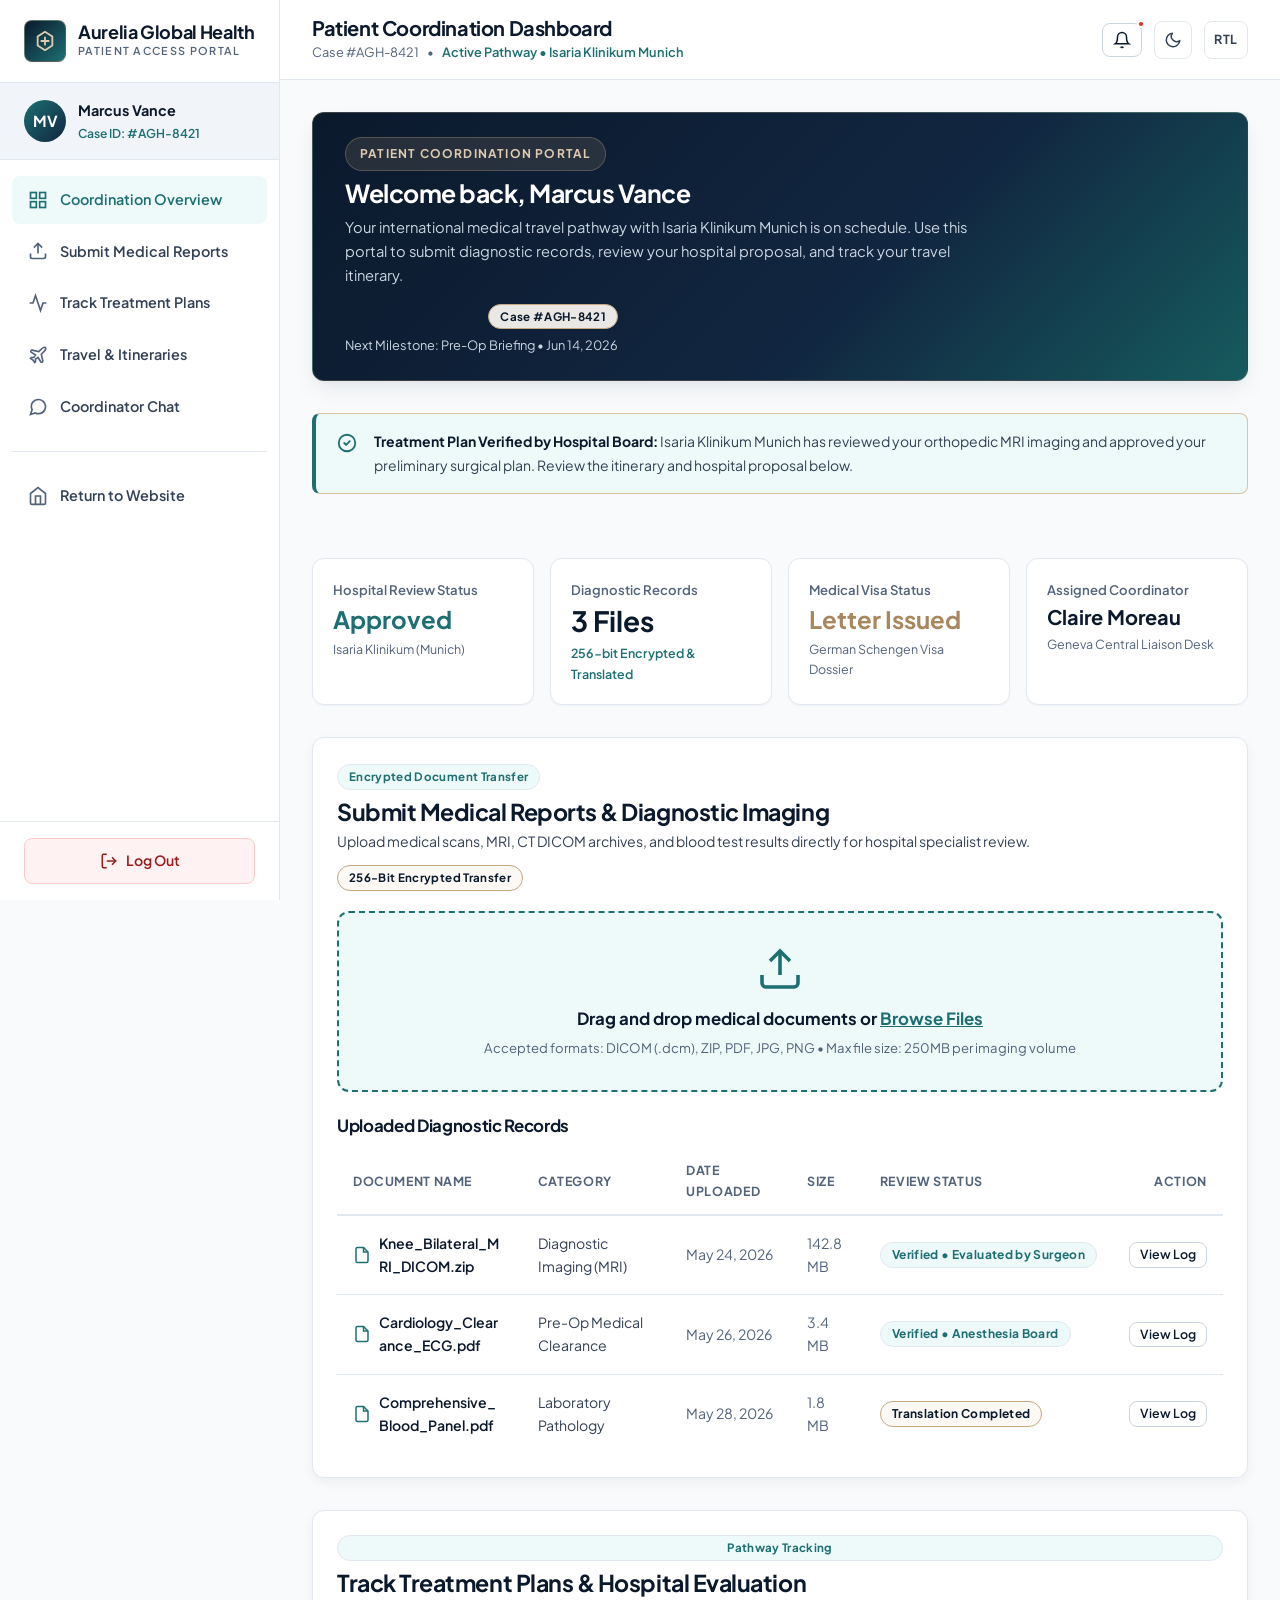
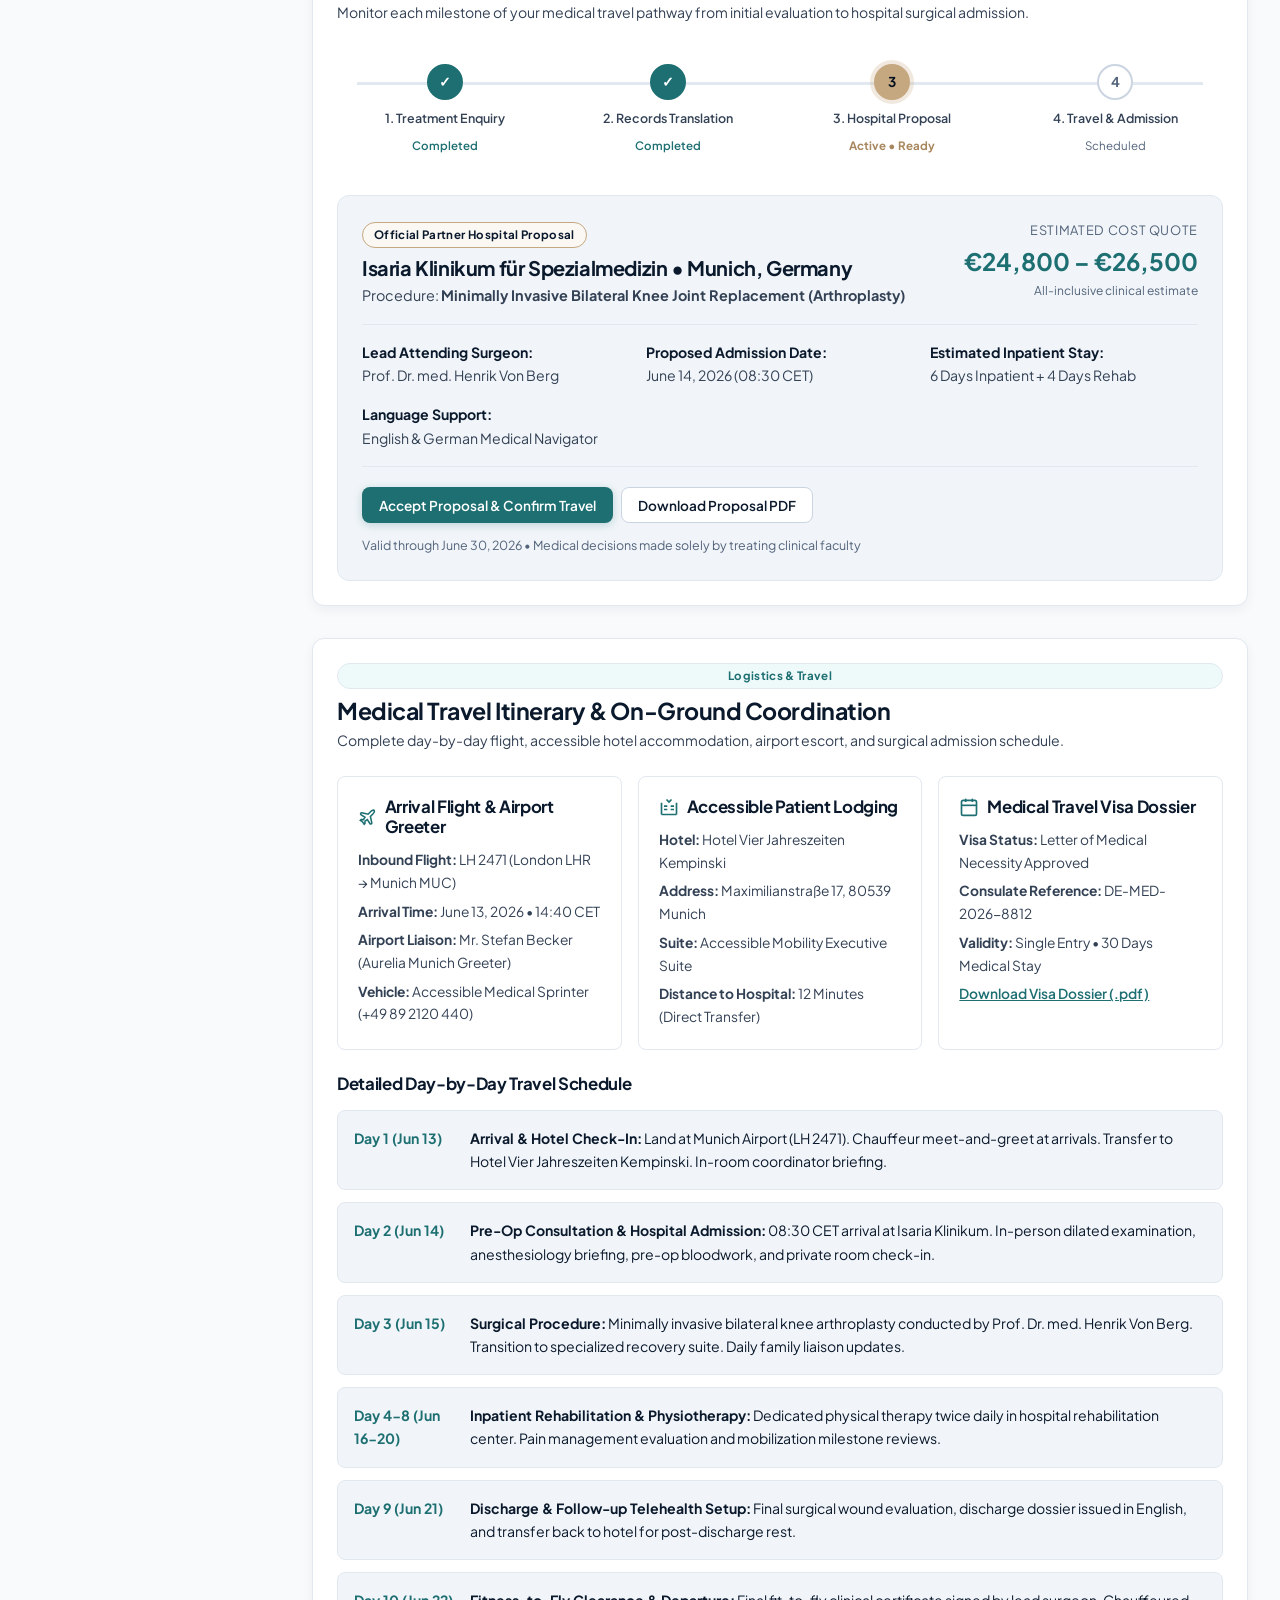
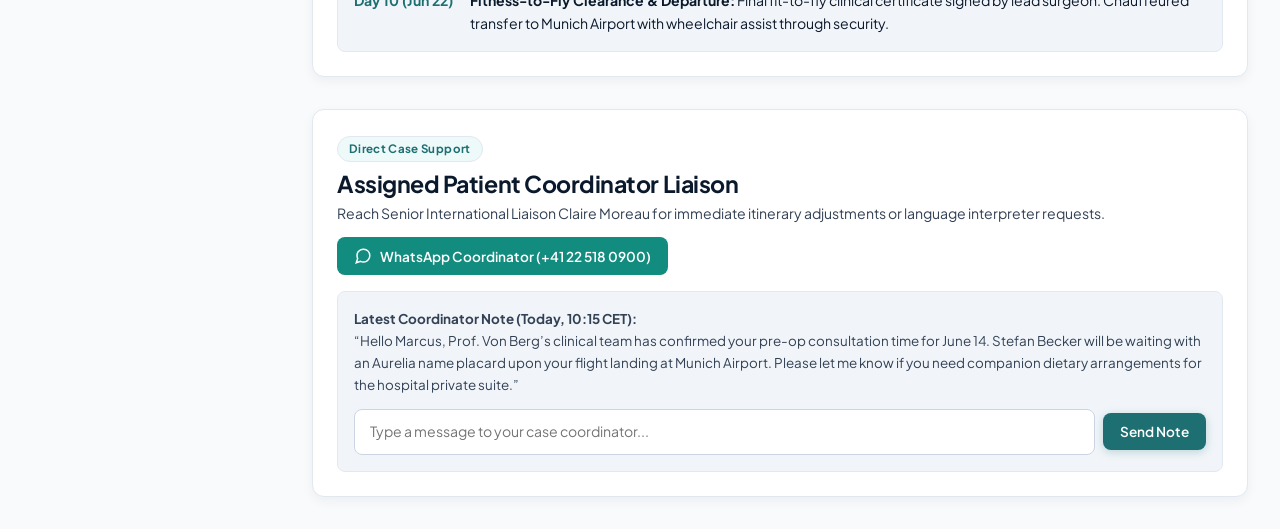
<file: dashboard.html>
<!DOCTYPE html>
<html lang="en" data-theme="light">

<head>
  <meta charset="UTF-8">
  <meta name="viewport" content="width=device-width, initial-scale=1.0">
  <title>Patient Portal Dashboard | Aurelia Global Health</title>
  <meta name="description"
    content="Secure international patient dashboard for submitting medical reports, tracking treatment plans, and viewing travel itineraries with Aurelia Global Health.">
  <link rel="icon" type="image/svg+xml" href="assets/images/favicon.svg">
  <link rel="stylesheet" href="assets/css/styles.css">
</head>

<body style="background-color: var(--bg-body);">
  <a href="#main-dashboard-content" class="skip-link">Skip to dashboard content</a>

  <div class="dashboard-wrapper">
    <!-- Full-height Left Side Menu from Top to Bottom -->
    <aside class="dashboard-sidebar" id="dashboard-sidebar" aria-label="Patient Portal Navigation">
      <!-- Top Brand Header inside Sidebar -->
      <div class="dashboard-sidebar-header">
        <a href="index.html" class="brand-logo" aria-label="Aurelia Global Health Home">
          <div class="brand-mark" aria-hidden="true">
            <svg viewBox="0 0 24 24" width="22" height="22" fill="none" stroke="currentColor" stroke-width="2">
              <path d="M12 2L4 7v10l8 5 8-5V7l-8-5z" stroke-linejoin="round" />
              <path d="M12 8v8M8 12h8" stroke-linecap="round" />
            </svg>
          </div>
          <div class="brand-text">
            <span class="brand-name">Aurelia Global Health</span>
            <span class="brand-sub">Patient Access Portal</span>
          </div>
        </a>
      </div>

      <!-- Patient Profile Mini Card -->
      <div
        style="padding: var(--space-4) var(--space-6); border-bottom: 1px solid var(--border-subtle); display: flex; align-items: center; gap: var(--space-3); background-color: var(--bg-surface-alt);">
        <div
          style="width: 42px; height: 42px; border-radius: 50%; background: linear-gradient(135deg, var(--color-teal-600), var(--color-navy-800)); color: #FFFFFF; display: flex; align-items: center; justify-content: center; font-weight: 700; font-size: 0.95rem; flex-shrink: 0;">
          MV
        </div>
        <div style="min-width: 0;">
          <div
            style="font-weight: 700; font-size: 0.9rem; color: var(--text-primary); white-space: nowrap; overflow: hidden; text-overflow: ellipsis;">
            Marcus Vance
          </div>
          <div style="font-size: 0.76rem; color: var(--accent-primary); font-weight: 600;">
            Case ID: #AGH-8421
          </div>
        </div>
      </div>

      <!-- Navigation Links -->
      <nav class="dashboard-nav" aria-label="Sidebar Menu">
        <a href="#overview" class="dashboard-nav-link active">
          <svg viewBox="0 0 24 24" fill="none" stroke="currentColor" stroke-width="2">
            <rect x="3" y="3" width="7" height="7" />
            <rect x="14" y="3" width="7" height="7" />
            <rect x="14" y="14" width="7" height="7" />
            <rect x="3" y="14" width="7" height="7" />
          </svg>
          <span>Coordination Overview</span>
        </a>

        <a href="#submit-reports" class="dashboard-nav-link">
          <svg viewBox="0 0 24 24" fill="none" stroke="currentColor" stroke-width="2">
            <path d="M21 15v4a2 2 0 0 1-2 2H5a2 2 0 0 1-2-2v-4" />
            <polyline points="17 8 12 3 7 8" />
            <line x1="12" y1="3" x2="12" y2="15" />
          </svg>
          <span>Submit Medical Reports</span>
        </a>

        <a href="#treatment-plans" class="dashboard-nav-link">
          <svg viewBox="0 0 24 24" fill="none" stroke="currentColor" stroke-width="2">
            <path d="M22 12h-4l-3 9L9 3l-3 9H2" />
          </svg>
          <span>Track Treatment Plans</span>
        </a>

        <a href="#travel-itinerary" class="dashboard-nav-link">
          <svg viewBox="0 0 24 24" fill="none" stroke="currentColor" stroke-width="2">
            <path
              d="M17.8 19.2L16 11l3.5-3.5C21 6 21.5 4 21 3c-1-.5-3 0-4.5 1.5L13 8 4.8 6.2c-.5-.1-.9.1-1.1.5l-.3.5c-.2.5-.1 1 .3 1.3L9 12l-2 3H4l-1 1 3 2 2 3 1-1v-3l3-2 3.5 5.3c.3.4.8.5 1.3.3l.5-.3c.4-.2.6-.6.5-1.1z" />
          </svg>
          <span>Travel &amp; Itineraries</span>
        </a>

        <a href="#coordinator-desk" class="dashboard-nav-link">
          <svg viewBox="0 0 24 24" fill="none" stroke="currentColor" stroke-width="2">
            <path
              d="M21 11.5a8.38 8.38 0 0 1-.9 3.8 8.5 8.5 0 0 1-7.6 4.7 8.38 8.38 0 0 1-3.8-.9L3 21l1.9-5.7a8.38 8.38 0 0 1-.9-3.8 8.5 8.5 0 0 1 4.7-7.6 8.38 8.38 0 0 1 3.8-.9h.5a8.48 8.48 0 0 1 8 8v.5z" />
          </svg>
          <span>Coordinator Chat</span>
        </a>

        <div style="margin-block: var(--space-4); border-top: 1px solid var(--border-subtle);"></div>

        <a href="index.html" class="dashboard-nav-link">
          <svg viewBox="0 0 24 24" fill="none" stroke="currentColor" stroke-width="2">
            <path d="M3 9l9-7 9 7v11a2 2 0 0 1-2 2H5a2 2 0 0 1-2-2z" />
            <polyline points="9 22 9 12 15 12 15 22" />
          </svg>
          <span>Return to Website</span>
        </a>
      </nav>

      <!-- Bottom Logout inside Sidebar -->
      <div class="dashboard-sidebar-footer">
        <a href="login.html" class="dashboard-logout-btn" title="Sign out of patient portal">
          <svg viewBox="0 0 24 24" width="18" height="18" fill="none" stroke="currentColor" stroke-width="2">
            <path d="M9 21H5a2 2 0 0 1-2-2V5a2 2 0 0 1 2-2h4"/>
            <polyline points="16 17 21 12 16 7"/>
            <line x1="21" y1="12" x2="9" y2="12"/>
          </svg>
          <span>Log Out</span>
        </a>
      </div>
    </aside>

    <!-- Main Dashboard Content Area -->
    <div class="dashboard-main">
      <!-- Topbar Header -->
      <header class="dashboard-topbar">
        <div style="display: flex; align-items: center; gap: var(--space-3);">
          <button type="button" class="mobile-sidebar-toggle" id="dashboard-sidebar-toggle" aria-label="Toggle Navigation Sidebar">
            <svg viewBox="0 0 24 24" width="20" height="20" fill="none" stroke="currentColor" stroke-width="2">
              <path d="M3 12h18M3 6h18M3 18h18"/>
            </svg>
          </button>
          <div style="min-width: 0;">
            <h1 style="font-size: 1.25rem; font-weight: 700; color: var(--text-primary); margin: 0; line-height: 1.2;">
              Patient Coordination Dashboard
            </h1>
            <div class="pathway-subtext"
              style="display: flex; align-items: center; gap: 8px; font-size: 0.8rem; color: var(--text-muted); margin-top: 2px;">
              <span>Case #AGH-8421</span>
              <span>&bull;</span>
              <span style="color: var(--color-teal-600); font-weight: 600;">Active Pathway &bull; Isaria Klinikum
                Munich</span>
            </div>
          </div>
        </div>

        <div style="display: flex; align-items: center; gap: var(--space-3);">
          <!-- Notification Bell -->
          <div style="position: relative;">
            <button type="button" class="btn btn-secondary btn-sm" aria-label="Notifications"
              style="padding: 7px 10px; border-radius: var(--radius-sm);">
              <svg viewBox="0 0 24 24" width="18" height="18" fill="none" stroke="currentColor" stroke-width="2">
                <path d="M18 8A6 6 0 0 0 6 8c0 7-3 9-3 9h18s-3-2-3-9" />
                <path d="M13.73 21a2 2 0 0 1-3.46 0" />
              </svg>
            </button>
            <span
              style="position: absolute; top: -3px; right: -3px; width: 8px; height: 8px; border-radius: 50%; background-color: #DC2626; border: 2px solid var(--bg-surface);"></span>
          </div>

          <!-- Theme Toggle -->
          <button type="button" class="theme-toggle" aria-label="Switch theme" title="Toggle Light/Dark Theme">
            <svg class="icon-moon" viewBox="0 0 24 24" fill="none" stroke="currentColor" stroke-width="2">
              <path d="M21 12.79A9 9 0 1 1 11.21 3 7 7 0 0 0 21 12.79z" stroke-linecap="round"
                stroke-linejoin="round" />
            </svg>
            <svg class="icon-sun" viewBox="0 0 24 24" fill="none" stroke="currentColor" stroke-width="2">
              <circle cx="12" cy="12" r="5" />
              <path
                d="M12 1v2M12 21v2M4.22 4.22l1.42 1.42M18.36 18.36l1.42 1.42M1 12h2M21 12h2M4.22 19.78l1.42-1.42M18.36 5.64l1.42-1.42"
                stroke-linecap="round" />
            </svg>
          </button>

          <!-- RTL Toggle -->
          <button type="button" class="rtl-toggle" aria-label="Toggle text direction"
            title="Toggle RTL/LTR Direction">RTL</button>

          <a href="index.html" class="btn btn-secondary btn-sm" style="display: none;" id="btn-return-web-top">
            Website
          </a>
        </div>
      </header>

      <!-- Dashboard Content Body -->
      <main id="main-dashboard-content" class="dashboard-content">
        <!-- Welcome Message Card -->
        <section id="overview" class="dashboard-welcome-card" aria-label="Patient Welcome Summary">
          <div>
            <span class="eyebrow eyebrow-light" style="margin-bottom: var(--space-2);">Patient Coordination Portal</span>
            <h2>Welcome back, Marcus Vance</h2>
            <p>
              Your international medical travel pathway with Isaria Klinikum Munich is on schedule. Use this portal to
              submit diagnostic records, review your hospital proposal, and track your travel itinerary.
            </p>
          </div>
          <div class="dashboard-welcome-meta">
            <span class="badge badge-sample">Case #AGH-8421</span>
            <span style="font-size: 0.8rem; color: #CBD5E1;">Next Milestone: Pre-Op Briefing &bull; Jun 14, 2026</span>
          </div>
        </section>

        <!-- Reassurance & Case Status Banner -->
        <div class="compliance-banner"
          style="background-color: var(--bg-subtle-teal); border-left-color: var(--accent-primary);">
          <svg viewBox="0 0 24 24" fill="none" stroke="currentColor" stroke-width="2"
            style="color: var(--accent-primary);">
            <path d="M9 12l2 2 4-4m6 2a9 9 0 11-18 0 9 9 0 0118 0z" stroke-linecap="round" stroke-linejoin="round" />
          </svg>
          <div class="compliance-banner-text">
            <strong>Treatment Plan Verified by Hospital Board:</strong> Isaria Klinikum Munich has reviewed your
            orthopedic MRI imaging and approved your preliminary surgical plan. Review the itinerary and hospital
            proposal below.
          </div>
        </div>

        <!-- 4 Metric Cards Grid -->
        <div style="display: grid; grid-template-columns: repeat(auto-fit, minmax(min(100%, 220px), 1fr)); gap: var(--space-4);">
          <div class="metric-card">
            <span class="metric-lbl">Hospital Review Status</span>
            <span class="metric-val" style="color: var(--color-teal-600); font-size: 1.5rem;">Approved</span>
            <span style="font-size: 0.78rem; color: var(--text-muted);">Isaria Klinikum (Munich)</span>
          </div>

          <div class="metric-card">
            <span class="metric-lbl">Diagnostic Records</span>
            <span class="metric-val">3 Files</span>
            <span style="font-size: 0.78rem; color: var(--color-teal-600); font-weight: 600;">256-bit Encrypted &amp;
              Translated</span>
          </div>

          <div class="metric-card">
            <span class="metric-lbl">Medical Visa Status</span>
            <span class="metric-val" style="color: var(--color-champagne-600); font-size: 1.5rem;">Letter Issued</span>
            <span style="font-size: 0.78rem; color: var(--text-muted);">German Schengen Visa Dossier</span>
          </div>

          <div class="metric-card">
            <span class="metric-lbl">Assigned Coordinator</span>
            <span class="metric-val" style="font-size: 1.25rem;">Claire Moreau</span>
            <span style="font-size: 0.78rem; color: var(--text-muted);">Geneva Central Liaison Desk</span>
          </div>
        </div>

        <!-- SECTION 1: SUBMIT MEDICAL REPORTS & DIAGNOSTIC IMAGING -->
        <section id="submit-reports" class="card" style="padding: var(--space-6);">
          <div
            style="display: flex; align-items: center; justify-content: space-between; flex-wrap: wrap; gap: var(--space-3); margin-bottom: var(--space-5);">
            <div>
              <span class="badge badge-teal" style="margin-bottom: var(--space-2);">Encrypted Document Transfer</span>
              <h2 style="font-size: 1.45rem; margin-bottom: 4px;">Submit Medical Reports &amp; Diagnostic Imaging</h2>
              <p style="font-size: 0.88rem; color: var(--text-secondary); margin: 0;">
                Upload medical scans, MRI, CT DICOM archives, and blood test results directly for hospital specialist
                review.
              </p>
            </div>
            <span class="badge badge-sample">256-Bit Encrypted Transfer</span>
          </div>

          <!-- Drag and Drop Upload Dropzone -->
          <div class="upload-dropzone" id="report-dropzone">
            <input type="file" id="report-file-input" multiple style="display: none;"
              accept=".pdf,.dcm,.zip,.jpg,.jpeg,.png">
            <svg viewBox="0 0 24 24" width="48" height="48" fill="none" stroke="currentColor" stroke-width="1.8"
              style="margin-inline: auto; margin-bottom: var(--space-3); color: var(--accent-primary);">
              <path d="M21 15v4a2 2 0 0 1-2 2H5a2 2 0 0 1-2-2v-4" />
              <polyline points="17 8 12 3 7 8" />
              <line x1="12" y1="3" x2="12" y2="15" />
            </svg>
            <div style="font-weight: 700; font-size: 1.05rem; color: var(--text-primary); margin-bottom: 4px;">
              Drag and drop medical documents or <span
                style="color: var(--accent-primary); text-decoration: underline;">Browse Files</span>
            </div>
            <div style="font-size: 0.82rem; color: var(--text-muted);">
              Accepted formats: DICOM (.dcm), ZIP, PDF, JPG, PNG &bull; Max file size: 250MB per imaging volume
            </div>
          </div>

          <div id="report-upload-feedback" class="form-feedback" role="status" aria-live="polite"></div>

          <!-- Submitted Reports Table -->
          <div style="margin-top: var(--space-6);">
            <h3 style="font-size: 1.05rem; margin-bottom: var(--space-3);">Uploaded Diagnostic Records</h3>
            <div style="overflow-x: auto;">
              <table class="responsive-record-table" style="width: 100%; border-collapse: collapse; font-size: 0.88rem; text-align: left;">
                <thead>
                  <tr
                    style="border-bottom: 2px solid var(--border-subtle); color: var(--text-muted); font-size: 0.78rem; text-transform: uppercase; letter-spacing: 0.05em;">
                    <th style="padding: var(--space-3) var(--space-4);">Document Name</th>
                    <th style="padding: var(--space-3) var(--space-4);">Category</th>
                    <th style="padding: var(--space-3) var(--space-4);">Date Uploaded</th>
                    <th style="padding: var(--space-3) var(--space-4);">Size</th>
                    <th style="padding: var(--space-3) var(--space-4);">Review Status</th>
                    <th style="padding: var(--space-3) var(--space-4); text-align: right;">Action</th>
                  </tr>
                </thead>
                <tbody id="submitted-reports-tbody">
                  <tr style="border-bottom: 1px solid var(--border-subtle);">
                    <td data-label="Document Name" style="padding: var(--space-4); font-weight: 600; color: var(--text-primary);">
                      <div style="display: flex; align-items: center; gap: 8px;">
                        <svg viewBox="0 0 24 24" width="18" height="18" fill="none" stroke="currentColor"
                          stroke-width="2" style="color: var(--accent-primary); flex-shrink: 0;">
                          <path d="M14 2H6a2 2 0 0 0-2 2v16a2 2 0 0 0 2 2h12a2 2 0 0 0 2-2V8z" />
                          <polyline points="14 2 14 8 20 8" />
                        </svg>
                        <span>Knee_Bilateral_MRI_DICOM.zip</span>
                      </div>
                    </td>
                    <td data-label="Category" style="padding: var(--space-4); color: var(--text-secondary);">Diagnostic Imaging (MRI)</td>
                    <td data-label="Date Uploaded" style="padding: var(--space-4); color: var(--text-muted);">May 24, 2026</td>
                    <td data-label="Size" style="padding: var(--space-4); color: var(--text-muted);">142.8 MB</td>
                    <td data-label="Review Status" style="padding: var(--space-4);">
                      <span class="badge badge-teal" style="font-size: 0.75rem;">Verified &bull; Evaluated by Surgeon</span>
                    </td>
                    <td data-label="Action" style="padding: var(--space-4); text-align: right;">
                      <button type="button" class="btn btn-secondary btn-sm"
                        style="padding: 4px 10px; font-size: 0.78rem;">View Log</button>
                    </td>
                  </tr>
                  <tr style="border-bottom: 1px solid var(--border-subtle);">
                    <td data-label="Document Name" style="padding: var(--space-4); font-weight: 600; color: var(--text-primary);">
                      <div style="display: flex; align-items: center; gap: 8px;">
                        <svg viewBox="0 0 24 24" width="18" height="18" fill="none" stroke="currentColor"
                          stroke-width="2" style="color: var(--accent-primary); flex-shrink: 0;">
                          <path d="M14 2H6a2 2 0 0 0-2 2v16a2 2 0 0 0 2 2h12a2 2 0 0 0 2-2V8z" />
                          <polyline points="14 2 14 8 20 8" />
                        </svg>
                        <span>Cardiology_Clearance_ECG.pdf</span>
                      </div>
                    </td>
                    <td data-label="Category" style="padding: var(--space-4); color: var(--text-secondary);">Pre-Op Medical Clearance</td>
                    <td data-label="Date Uploaded" style="padding: var(--space-4); color: var(--text-muted);">May 26, 2026</td>
                    <td data-label="Size" style="padding: var(--space-4); color: var(--text-muted);">3.4 MB</td>
                    <td data-label="Review Status" style="padding: var(--space-4);">
                      <span class="badge badge-teal" style="font-size: 0.75rem;">Verified &bull; Anesthesia Board</span>
                    </td>
                    <td data-label="Action" style="padding: var(--space-4); text-align: right;">
                      <button type="button" class="btn btn-secondary btn-sm"
                        style="padding: 4px 10px; font-size: 0.78rem;">View Log</button>
                    </td>
                  </tr>
                  <tr>
                    <td data-label="Document Name" style="padding: var(--space-4); font-weight: 600; color: var(--text-primary);">
                      <div style="display: flex; align-items: center; gap: 8px;">
                        <svg viewBox="0 0 24 24" width="18" height="18" fill="none" stroke="currentColor"
                          stroke-width="2" style="color: var(--accent-primary); flex-shrink: 0;">
                          <path d="M14 2H6a2 2 0 0 0-2 2v16a2 2 0 0 0 2 2h12a2 2 0 0 0 2-2V8z" />
                          <polyline points="14 2 14 8 20 8" />
                        </svg>
                        <span>Comprehensive_Blood_Panel.pdf</span>
                      </div>
                    </td>
                    <td data-label="Category" style="padding: var(--space-4); color: var(--text-secondary);">Laboratory Pathology</td>
                    <td data-label="Date Uploaded" style="padding: var(--space-4); color: var(--text-muted);">May 28, 2026</td>
                    <td data-label="Size" style="padding: var(--space-4); color: var(--text-muted);">1.8 MB</td>
                    <td data-label="Review Status" style="padding: var(--space-4);">
                      <span class="badge badge-sample" style="font-size: 0.75rem;">Translation Completed</span>
                    </td>
                    <td data-label="Action" style="padding: var(--space-4); text-align: right;">
                      <button type="button" class="btn btn-secondary btn-sm"
                        style="padding: 4px 10px; font-size: 0.78rem;">View Log</button>
                    </td>
                  </tr>
                </tbody>
              </table>
            </div>
          </div>
        </section>

        <!-- SECTION 2: TRACK TREATMENT PLANS -->
        <section id="treatment-plans" class="card" style="padding: var(--space-6);">
          <span class="badge badge-teal" style="margin-bottom: var(--space-2);">Pathway Tracking</span>
          <h2 style="font-size: 1.45rem; margin-bottom: 4px;">Track Treatment Plans &amp; Hospital Evaluation</h2>
          <p style="font-size: 0.88rem; color: var(--text-secondary); margin-bottom: var(--space-6);">
            Monitor each milestone of your medical travel pathway from initial evaluation to hospital surgical
            admission.
          </p>

          <!-- 4-Step Patient Journey Tracker -->
          <div class="timeline-tracker">
            <div class="tracker-node is-done">
              <div class="tracker-dot">✓</div>
              <div class="tracker-label">1. Treatment Enquiry</div>
              <span style="font-size: 0.72rem; color: var(--color-teal-600); font-weight: 600;">Completed</span>
            </div>

            <div class="tracker-node is-done">
              <div class="tracker-dot">✓</div>
              <div class="tracker-label">2. Records Translation</div>
              <span style="font-size: 0.72rem; color: var(--color-teal-600); font-weight: 600;">Completed</span>
            </div>

            <div class="tracker-node is-active">
              <div class="tracker-dot">3</div>
              <div class="tracker-label">3. Hospital Proposal</div>
              <span style="font-size: 0.72rem; color: var(--color-champagne-600); font-weight: 700;">Active &bull;
                Ready</span>
            </div>

            <div class="tracker-node">
              <div class="tracker-dot">4</div>
              <div class="tracker-label">4. Travel &amp; Admission</div>
              <span style="font-size: 0.72rem; color: var(--text-muted);">Scheduled</span>
            </div>
          </div>

          <!-- Hospital Proposal Detail Card -->
          <div
            style="background-color: var(--bg-surface-alt); border: 1px solid var(--border-subtle); border-radius: var(--radius-md); padding: var(--space-6); margin-top: var(--space-6);">
            <div
              style="display: flex; align-items: flex-start; justify-content: space-between; flex-wrap: wrap; gap: var(--space-4); margin-bottom: var(--space-4);">
              <div>
                <span class="badge badge-sample" style="margin-bottom: var(--space-2);">Official Partner Hospital
                  Proposal</span>
                <h3 style="font-size: 1.25rem; color: var(--text-primary); margin-bottom: 4px;">
                  Isaria Klinikum für Spezialmedizin &bull; Munich, Germany
                </h3>
                <p style="font-size: 0.9rem; color: var(--text-secondary); margin: 0;">
                  Procedure: <strong>Minimally Invasive Bilateral Knee Joint Replacement (Arthroplasty)</strong>
                </p>
              </div>
              <div style="text-align: right;">
                <div
                  style="font-size: 0.8rem; color: var(--text-muted); text-transform: uppercase; letter-spacing: 0.05em;">
                  Estimated Cost Quote</div>
                <div style="font-size: 1.5rem; font-weight: 700; color: var(--accent-primary);">€24,800 – €26,500</div>
                <div style="font-size: 0.75rem; color: var(--text-muted);">All-inclusive clinical estimate</div>
              </div>
            </div>

            <div class="proposal-meta-grid">
              <div>
                <strong style="color: var(--text-primary); display: block;">Lead Attending Surgeon:</strong>
                <span style="color: var(--text-secondary);">Prof. Dr. med. Henrik Von Berg</span>
              </div>
              <div>
                <strong style="color: var(--text-primary); display: block;">Proposed Admission Date:</strong>
                <span style="color: var(--text-secondary);">June 14, 2026 (08:30 CET)</span>
              </div>
              <div>
                <strong style="color: var(--text-primary); display: block;">Estimated Inpatient Stay:</strong>
                <span style="color: var(--text-secondary);">6 Days Inpatient + 4 Days Rehab</span>
              </div>
              <div>
                <strong style="color: var(--text-primary); display: block;">Language Support:</strong>
                <span style="color: var(--text-secondary);">English &amp; German Medical Navigator</span>
              </div>
            </div>

            <div
              style="display: flex; align-items: center; justify-content: space-between; flex-wrap: wrap; gap: var(--space-3);">
              <div class="dashboard-action-buttons">
                <button type="button" class="btn btn-primary btn-sm"
                  onclick="alert('Proposal Confirmation: Your acceptance has been transmitted to Case Coordinator Claire Moreau.');">
                  Accept Proposal &amp; Confirm Travel
                </button>
                <button type="button" class="btn btn-secondary btn-sm"
                  onclick="alert('Proposal PDF downloaded for your records.');">
                  Download Proposal PDF
                </button>
              </div>
              <span style="font-size: 0.78rem; color: var(--text-muted);">
                Valid through June 30, 2026 &bull; Medical decisions made solely by treating clinical faculty
              </span>
            </div>
          </div>
        </section>

        <!-- SECTION 3: VIEWING TRAVEL ITINERARIES -->
        <section id="travel-itinerary" class="card" style="padding: var(--space-6);">
          <span class="badge badge-teal" style="margin-bottom: var(--space-2);">Logistics &amp; Travel</span>
          <h2 style="font-size: 1.45rem; margin-bottom: 4px;">Medical Travel Itinerary &amp; On-Ground Coordination</h2>
          <p style="font-size: 0.88rem; color: var(--text-secondary); margin-bottom: var(--space-6);">
            Complete day-by-day flight, accessible hotel accommodation, airport escort, and surgical admission schedule.
          </p>

          <!-- Itinerary Cards Grid -->
          <div class="itinerary-cards-grid">
            <!-- Card 1: Flights & Airport Liaison -->
            <div
              style="border: 1px solid var(--border-subtle); border-radius: var(--radius-sm); padding: var(--space-5); background: var(--bg-surface);">
              <div
                style="display: flex; align-items: center; gap: var(--space-2); margin-bottom: var(--space-3); color: var(--accent-primary);">
                <svg viewBox="0 0 24 24" width="20" height="20" fill="none" stroke="currentColor" stroke-width="2">
                  <path
                    d="M17.8 19.2L16 11l3.5-3.5C21 6 21.5 4 21 3c-1-.5-3 0-4.5 1.5L13 8 4.8 6.2c-.5-.1-.9.1-1.1.5l-.3.5c-.2.5-.1 1 .3 1.3L9 12l-2 3H4l-1 1 3 2 2 3 1-1v-3l3-2 3.5 5.3c.3.4.8.5 1.3.3l.5-.3c.4-.2.6-.6.5-1.1z" />
                </svg>
                <h3 style="font-size: 1.05rem; margin: 0; color: var(--text-primary);">Arrival Flight &amp; Airport
                  Greeter</h3>
              </div>
              <div style="font-size: 0.86rem; color: var(--text-secondary); display: grid; gap: 6px;">
                <div><strong>Inbound Flight:</strong> LH 2471 (London LHR &rarr; Munich MUC)</div>
                <div><strong>Arrival Time:</strong> June 13, 2026 &bull; 14:40 CET</div>
                <div><strong>Airport Liaison:</strong> Mr. Stefan Becker (Aurelia Munich Greeter)</div>
                <div><strong>Vehicle:</strong> Accessible Medical Sprinter (+49 89 2120 440)</div>
              </div>
            </div>

            <!-- Card 2: Accessible Hotel Accommodation -->
            <div
              style="border: 1px solid var(--border-subtle); border-radius: var(--radius-sm); padding: var(--space-5); background: var(--bg-surface);">
              <div
                style="display: flex; align-items: center; gap: var(--space-2); margin-bottom: var(--space-3); color: var(--accent-primary);">
                <svg viewBox="0 0 24 24" width="20" height="20" fill="none" stroke="currentColor" stroke-width="2">
                  <path d="M3 21h18M3 7v14M21 7v14M6 11h4M6 15h4M14 11h4M14 15h4M9 3l3 3 3-3" />
                </svg>
                <h3 style="font-size: 1.05rem; margin: 0; color: var(--text-primary);">Accessible Patient Lodging</h3>
              </div>
              <div style="font-size: 0.86rem; color: var(--text-secondary); display: grid; gap: 6px;">
                <div><strong>Hotel:</strong> Hotel Vier Jahreszeiten Kempinski</div>
                <div><strong>Address:</strong> Maximilianstraße 17, 80539 Munich</div>
                <div><strong>Suite:</strong> Accessible Mobility Executive Suite</div>
                <div><strong>Distance to Hospital:</strong> 12 Minutes (Direct Transfer)</div>
              </div>
            </div>

            <!-- Card 3: Visa Invitation Letter -->
            <div
              style="border: 1px solid var(--border-subtle); border-radius: var(--radius-sm); padding: var(--space-5); background: var(--bg-surface);">
              <div
                style="display: flex; align-items: center; gap: var(--space-2); margin-bottom: var(--space-3); color: var(--accent-primary);">
                <svg viewBox="0 0 24 24" width="20" height="20" fill="none" stroke="currentColor" stroke-width="2">
                  <rect x="3" y="4" width="18" height="18" rx="2" ry="2" />
                  <line x1="16" y1="2" x2="16" y2="6" />
                  <line x1="8" y1="2" x2="8" y2="6" />
                  <line x1="3" y1="10" x2="21" y2="10" />
                </svg>
                <h3 style="font-size: 1.05rem; margin: 0; color: var(--text-primary);">Medical Travel Visa Dossier</h3>
              </div>
              <div style="font-size: 0.86rem; color: var(--text-secondary); display: grid; gap: 6px;">
                <div><strong>Visa Status:</strong> Letter of Medical Necessity Approved</div>
                <div><strong>Consulate Reference:</strong> DE-MED-2026-8812</div>
                <div><strong>Validity:</strong> Single Entry &bull; 30 Days Medical Stay</div>
                <div><a href="#" style="color: var(--accent-primary); font-weight: 600; text-decoration: underline;"
                    onclick="alert('Downloading Visa Invitation Dossier PDF'); return false;">Download Visa Dossier
                    (.pdf)</a></div>
              </div>
            </div>
          </div>

          <!-- Day-by-Day Journey Schedule -->
          <h3 style="font-size: 1.05rem; margin-bottom: var(--space-4);">Detailed Day-by-Day Travel Schedule</h3>
          <div style="display: grid; gap: var(--space-3); font-size: 0.88rem;">
            <div class="schedule-day-row">
              <strong style="color: var(--accent-primary);">Day 1 (Jun 13)</strong>
              <div>
                <strong>Arrival &amp; Hotel Check-In:</strong> Land at Munich Airport (LH 2471). Chauffeur
                meet-and-greet at arrivals. Transfer to Hotel Vier Jahreszeiten Kempinski. In-room coordinator briefing.
              </div>
            </div>

            <div class="schedule-day-row">
              <strong style="color: var(--accent-primary);">Day 2 (Jun 14)</strong>
              <div>
                <strong>Pre-Op Consultation &amp; Hospital Admission:</strong> 08:30 CET arrival at Isaria Klinikum.
                In-person dilated examination, anesthesiology briefing, pre-op bloodwork, and private room check-in.
              </div>
            </div>

            <div class="schedule-day-row">
              <strong style="color: var(--accent-primary);">Day 3 (Jun 15)</strong>
              <div>
                <strong>Surgical Procedure:</strong> Minimally invasive bilateral knee arthroplasty conducted by Prof.
                Dr. med. Henrik Von Berg. Transition to specialized recovery suite. Daily family liaison updates.
              </div>
            </div>

            <div class="schedule-day-row">
              <strong style="color: var(--accent-primary);">Day 4-8 (Jun 16-20)</strong>
              <div>
                <strong>Inpatient Rehabilitation &amp; Physiotherapy:</strong> Dedicated physical therapy twice daily in
                hospital rehabilitation center. Pain management evaluation and mobilization milestone reviews.
              </div>
            </div>

            <div class="schedule-day-row">
              <strong style="color: var(--accent-primary);">Day 9 (Jun 21)</strong>
              <div>
                <strong>Discharge &amp; Follow-up Telehealth Setup:</strong> Final surgical wound evaluation, discharge
                dossier issued in English, and transfer back to hotel for post-discharge rest.
              </div>
            </div>

            <div class="schedule-day-row">
              <strong style="color: var(--accent-primary);">Day 10 (Jun 22)</strong>
              <div>
                <strong>Fitness-to-Fly Clearance &amp; Departure:</strong> Final fit-to-fly clinical certificate signed
                by lead surgeon. Chauffeured transfer to Munich Airport with wheelchair assist through security.
              </div>
            </div>
          </div>
        </section>

        <!-- SECTION 4: COORDINATOR MESSAGING & EMERGENCY DESK -->
        <section id="coordinator-desk" class="card" style="padding: var(--space-6);">
          <div
            style="display: flex; align-items: center; justify-content: space-between; flex-wrap: wrap; gap: var(--space-3); margin-bottom: var(--space-4);">
            <div>
              <span class="badge badge-teal" style="margin-bottom: var(--space-2);">Direct Case Support</span>
              <h2 style="font-size: 1.45rem; margin-bottom: 4px;">Assigned Patient Coordinator Liaison</h2>
              <p style="font-size: 0.88rem; color: var(--text-secondary); margin: 0;">
                Reach Senior International Liaison Claire Moreau for immediate itinerary adjustments or language
                interpreter requests.
              </p>
            </div>
            <a href="https://wa.me/41225180900" target="_blank" rel="noopener noreferrer"
              class="btn btn-whatsapp btn-sm">
              <svg viewBox="0 0 24 24" width="16" height="16" fill="none" stroke="currentColor" stroke-width="2">
                <path
                  d="M21 11.5a8.38 8.38 0 0 1-.9 3.8 8.5 8.5 0 0 1-7.6 4.7 8.38 8.38 0 0 1-3.8-.9L3 21l1.9-5.7a8.38 8.38 0 0 1-.9-3.8 8.5 8.5 0 0 1 4.7-7.6 8.38 8.38 0 0 1 3.8-.9h.5a8.48 8.48 0 0 1 8 8v.5z" />
              </svg>
              WhatsApp Coordinator (+41 22 518 0900)
            </a>
          </div>

          <!-- Message Composer Simulation -->
          <div
            style="border: 1px solid var(--border-subtle); border-radius: var(--radius-sm); padding: var(--space-4); background: var(--bg-surface-alt);">
            <div style="font-size: 0.84rem; color: var(--text-secondary); margin-bottom: var(--space-3);">
              <strong>Latest Coordinator Note (Today, 10:15 CET):</strong><br>
              &ldquo;Hello Marcus, Prof. Von Berg&rsquo;s clinical team has confirmed your pre-op consultation time for
              June 14. Stefan Becker will be waiting with an Aurelia name placard upon your flight landing at Munich
              Airport. Please let me know if you need companion dietary arrangements for the hospital private
              suite.&rdquo;
            </div>
            <div class="composer-input-row">
              <input type="text" class="form-control" placeholder="Type a message to your case coordinator..."
                style="font-size: 0.88rem;">
              <button type="button" class="btn btn-primary btn-sm"
                onclick="alert('Message sent to coordinator Claire Moreau.');">
                Send Note
              </button>
            </div>
          </div>
        </section>
      </main>
    </div>
  </div>

  <script src="assets/js/data.js"></script>
  <script src="assets/js/main.js"></script>
</body>

</html>
</file>
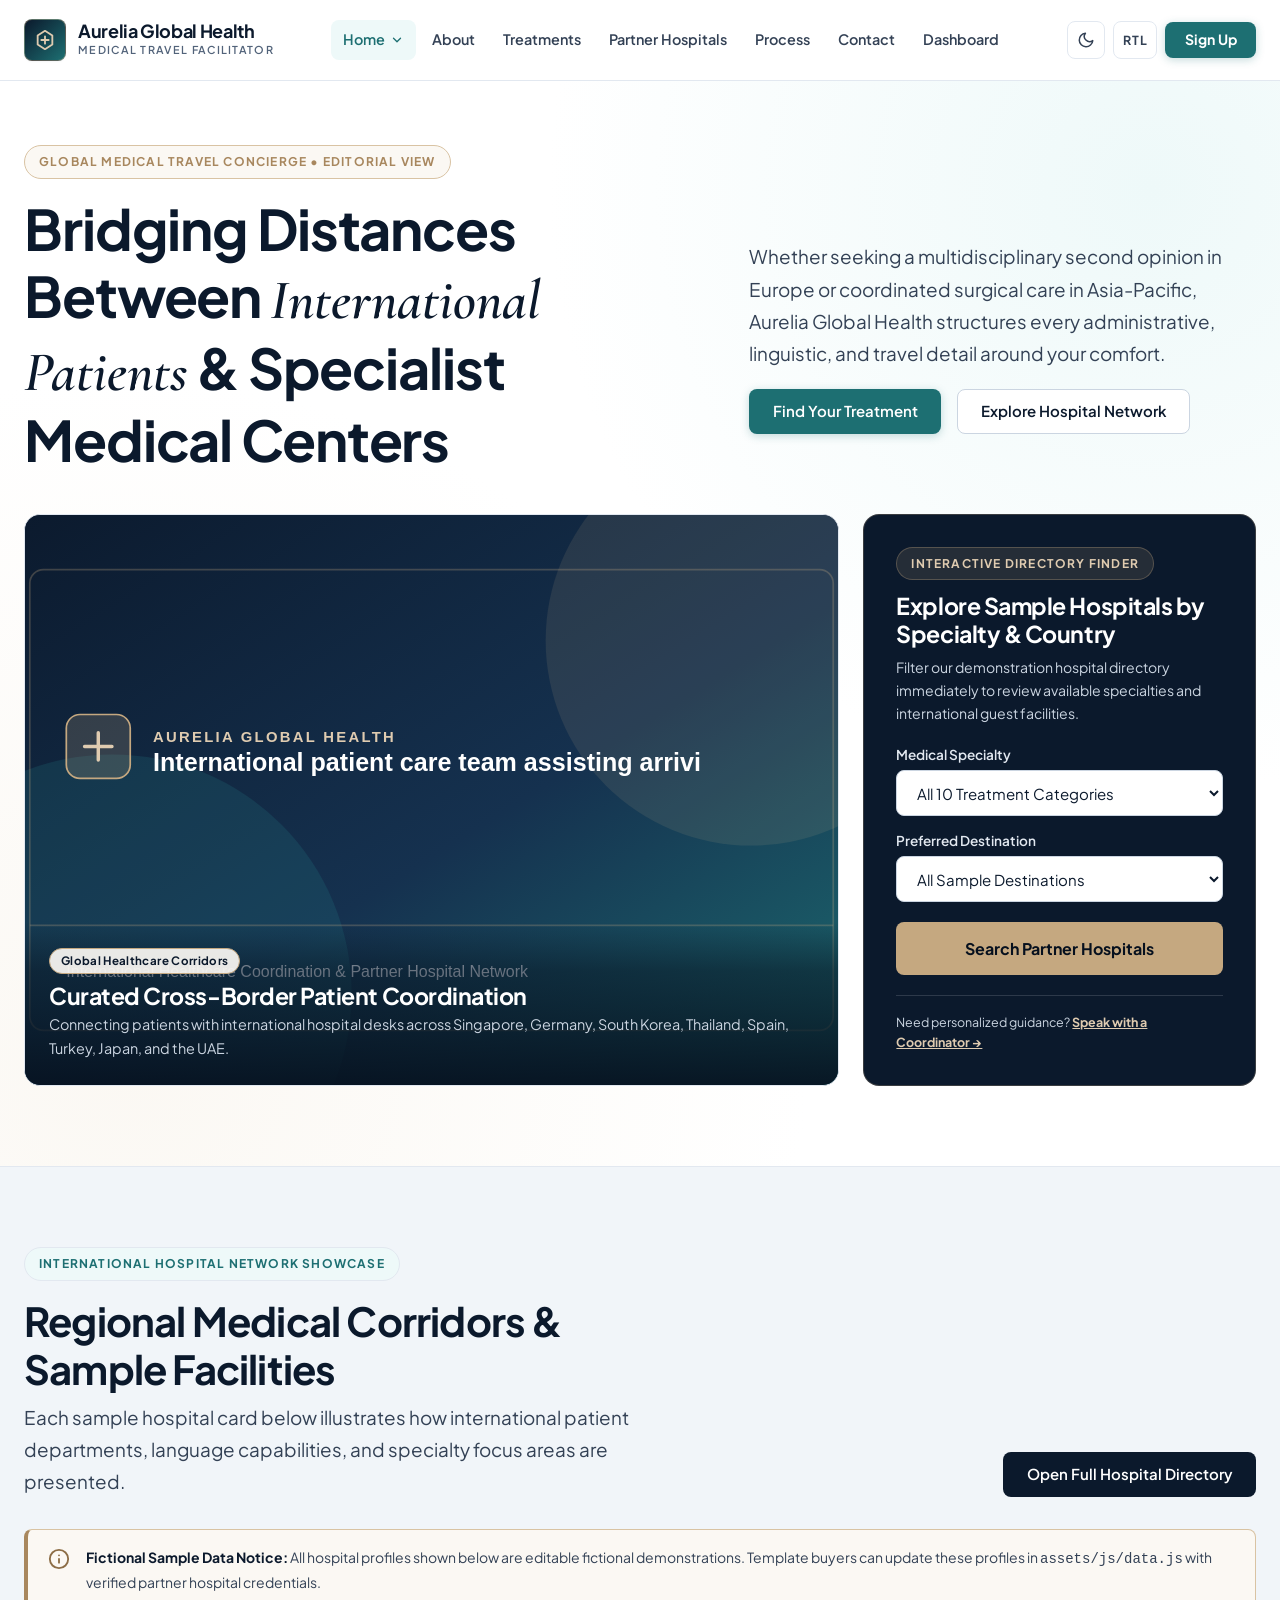
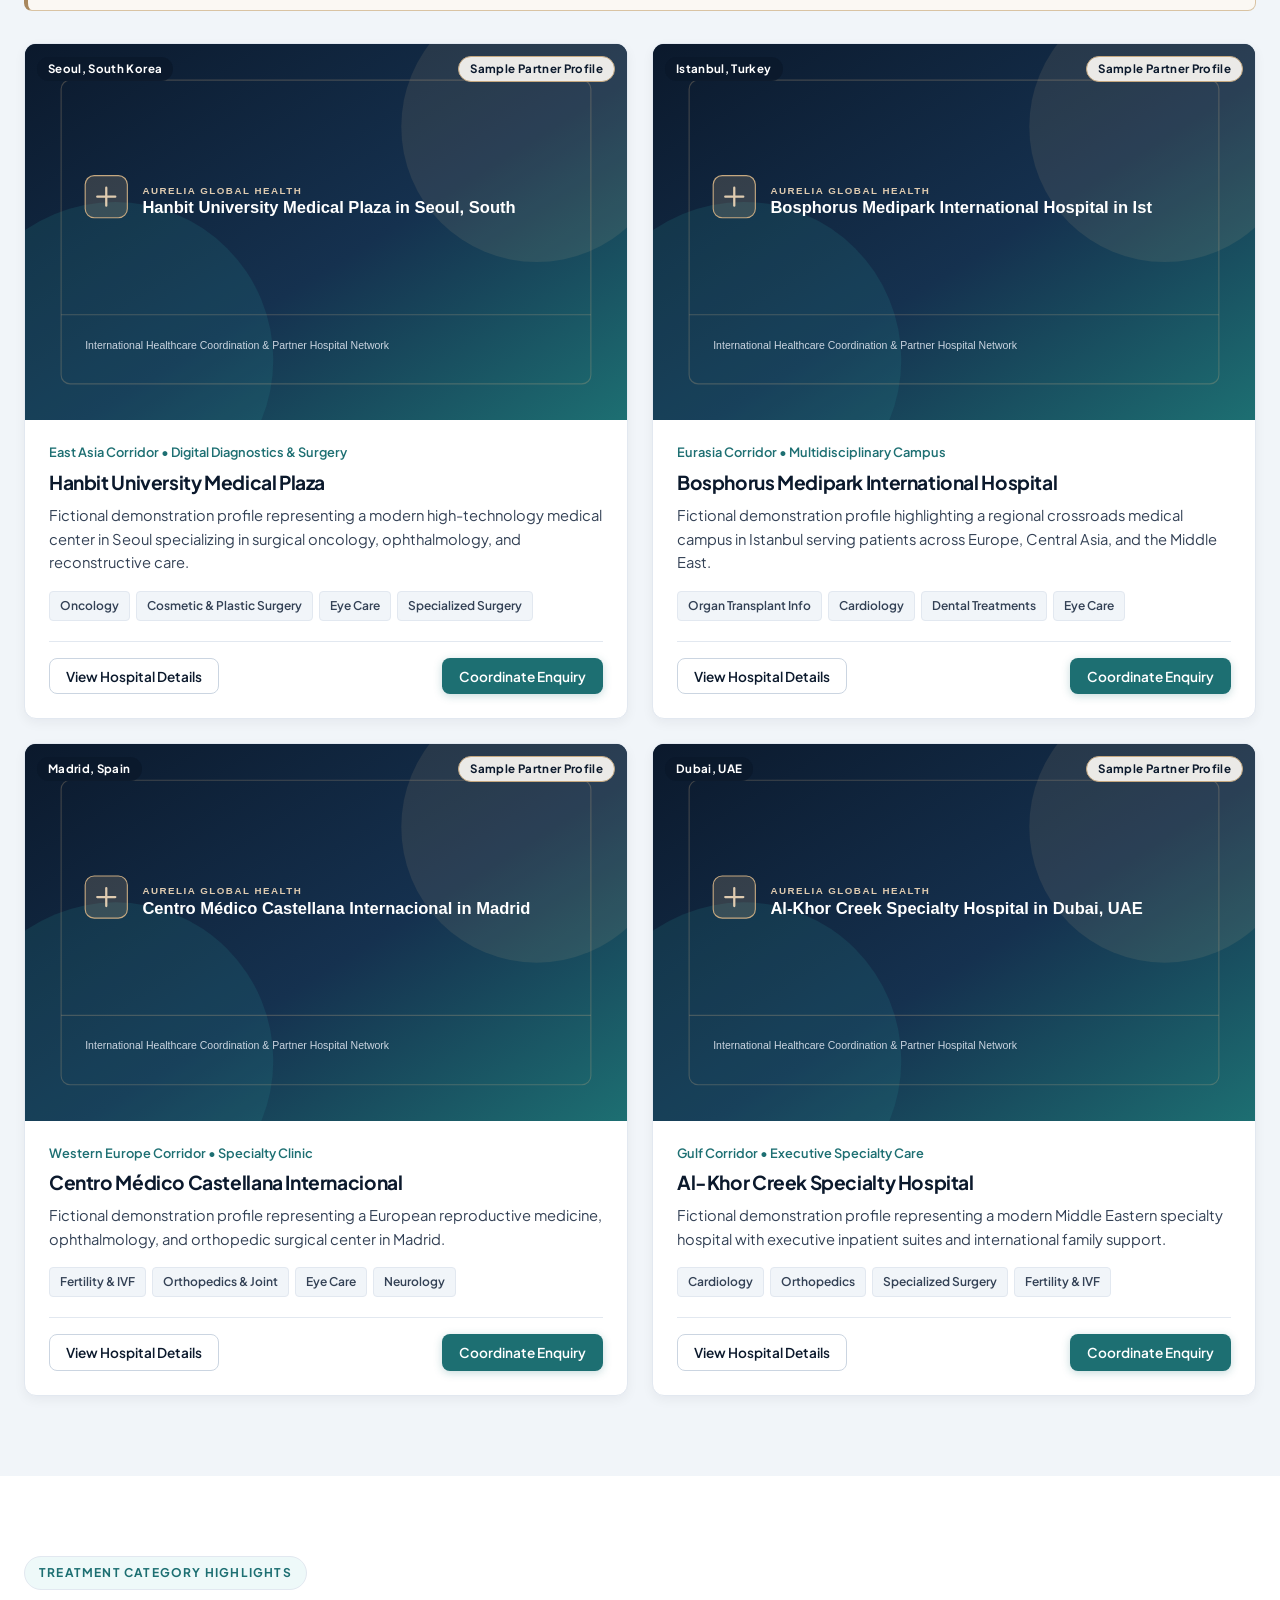
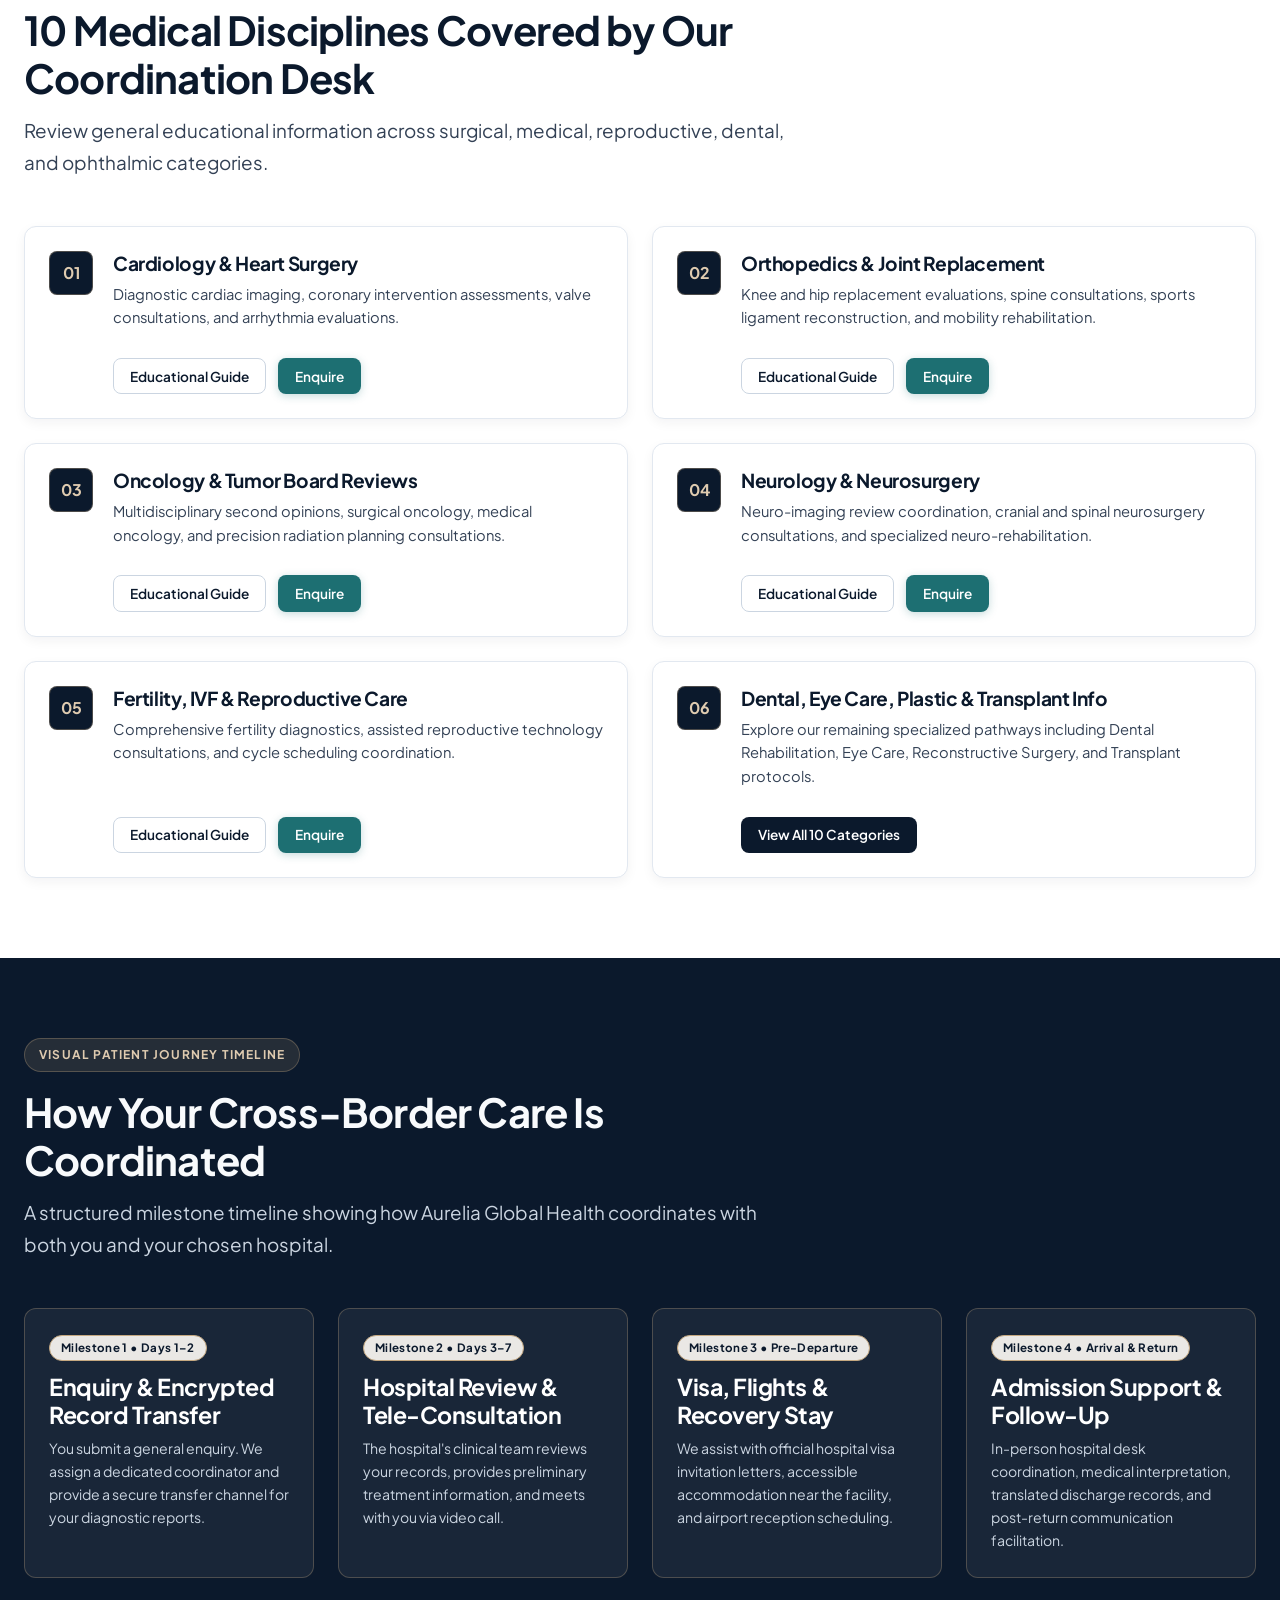
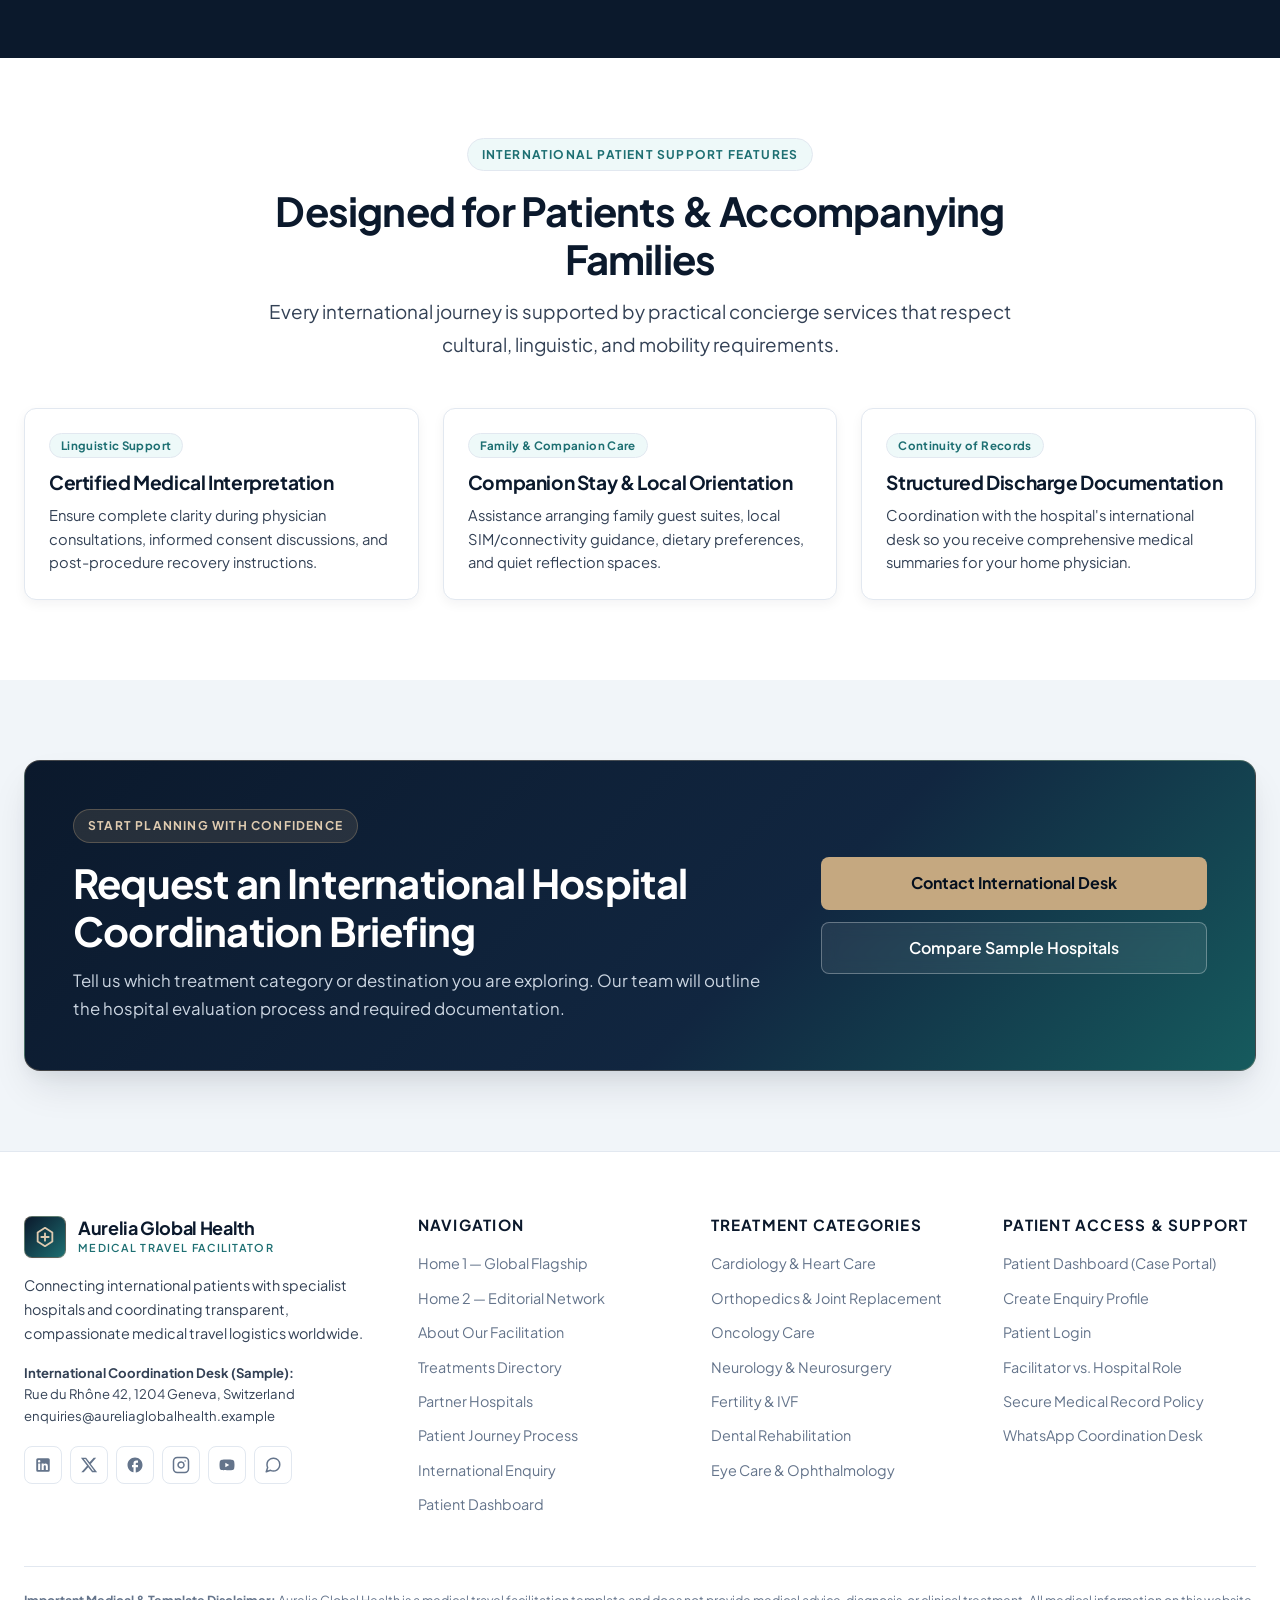
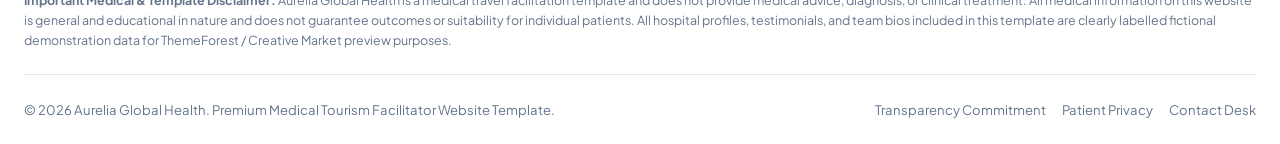
<file: home-2.html>
<!DOCTYPE html>
<html lang="en" data-theme="light">
<head>
  <meta charset="UTF-8">
  <meta name="viewport" content="width=device-width, initial-scale=1.0">
  <title>Aurelia Global Health — Home 2 | Editorial Hospital Network &amp; Patient Pathways</title>
  <meta name="description" content="Explore Aurelia Global Health's alternative editorial homepage showcasing international hospital corridors, treatment category highlights, and visual patient journey timelines.">
  <link rel="icon" type="image/svg+xml" href="assets/images/favicon.svg">
  <link rel="stylesheet" href="assets/css/styles.css">
</head>
<body>
  <a href="#main-content" class="skip-link">Skip to main content</a>

  <!-- Mandatory Sticky Navbar -->
  <header class="site-header">
    <div class="container navbar">
      <a href="index.html" class="brand-logo" aria-label="Aurelia Global Health Home">
        <div class="brand-mark" aria-hidden="true">
          <svg viewBox="0 0 24 24" width="22" height="22" fill="none" stroke="currentColor" stroke-width="2">
            <path d="M12 2L4 7v10l8 5 8-5V7l-8-5z" stroke-linejoin="round"/>
            <path d="M12 8v8M8 12h8" stroke-linecap="round"/>
          </svg>
        </div>
        <div class="brand-text">
          <span class="brand-name">Aurelia Global Health</span>
          <span class="brand-sub">Medical Travel Facilitator</span>
        </div>
      </a>

      <nav aria-label="Primary Navigation">
        <ul class="nav-menu" id="primary-nav-menu">
          <li class="nav-item has-dropdown">
            <button type="button" class="nav-link dropdown-toggle active" aria-expanded="false" aria-haspopup="true">
              Home
              <svg class="chevron-icon" viewBox="0 0 24 24" fill="none" stroke="currentColor" stroke-width="2.2">
                <path d="M6 9l6 6 6-6" stroke-linecap="round" stroke-linejoin="round"/>
              </svg>
            </button>
            <div class="dropdown-menu" role="menu">
              <a href="index.html" class="dropdown-link" role="menuitem">
                <span class="dropdown-link-title">Home 1 — Global Flagship</span>
                <span class="dropdown-link-desc">Classic international patient coordination showcase</span>
              </a>
              <a href="home-2.html" class="dropdown-link active" role="menuitem">
                <span class="dropdown-link-title">Home 2 — Editorial Network</span>
                <span class="dropdown-link-desc">Editorial hospital showcase &amp; interactive pathway finder</span>
              </a>
            </div>
          </li>
          <li class="nav-item"><a href="about.html" class="nav-link">About</a></li>
          <li class="nav-item"><a href="treatments.html" class="nav-link">Treatments</a></li>
          <li class="nav-item"><a href="hospitals.html" class="nav-link">Partner Hospitals</a></li>
          <li class="nav-item"><a href="process.html" class="nav-link">Process</a></li>
          <li class="nav-item"><a href="contact.html" class="nav-link">Contact</a></li>
          <li class="nav-item"><a href="dashboard.html" class="nav-link">Dashboard</a></li>

          <!-- Mobile Menu Actions (Shown on Mobile & Tab Views) -->
          <li class="mobile-menu-actions">
            <div class="mobile-menu-toggles">
              <button type="button" class="theme-toggle" aria-label="Switch theme" title="Toggle Light/Dark Theme">
                <svg class="icon-moon" viewBox="0 0 24 24" fill="none" stroke="currentColor" stroke-width="2">
                  <path d="M21 12.79A9 9 0 1 1 11.21 3 7 7 0 0 0 21 12.79z" stroke-linecap="round" stroke-linejoin="round"/>
                </svg>
                <svg class="icon-sun" viewBox="0 0 24 24" fill="none" stroke="currentColor" stroke-width="2">
                  <circle cx="12" cy="12" r="5"/>
                  <path d="M12 1v2M12 21v2M4.22 4.22l1.42 1.42M18.36 18.36l1.42 1.42M1 12h2M21 12h2M4.22 19.78l1.42-1.42M18.36 5.64l1.42-1.42" stroke-linecap="round"/>
                </svg>
              </button>
              <button type="button" class="rtl-toggle" aria-label="Toggle text direction" title="Toggle RTL/LTR Direction">RTL</button>
            </div>
            <a href="signup.html" class="btn btn-primary btn-full">Sign Up</a>
          </li>
        </ul>
      </nav>

      <div class="nav-actions">
        <!-- Theme & RTL Buttons on the left side of Sign Up -->
        <button type="button" class="theme-toggle" aria-label="Switch theme" title="Toggle Light/Dark Theme">
          <svg class="icon-moon" viewBox="0 0 24 24" fill="none" stroke="currentColor" stroke-width="2">
            <path d="M21 12.79A9 9 0 1 1 11.21 3 7 7 0 0 0 21 12.79z" stroke-linecap="round" stroke-linejoin="round"/>
          </svg>
          <svg class="icon-sun" viewBox="0 0 24 24" fill="none" stroke="currentColor" stroke-width="2">
            <circle cx="12" cy="12" r="5"/>
            <path d="M12 1v2M12 21v2M4.22 4.22l1.42 1.42M18.36 18.36l1.42 1.42M1 12h2M21 12h2M4.22 19.78l1.42-1.42M18.36 5.64l1.42-1.42" stroke-linecap="round"/>
          </svg>
        </button>

        <button type="button" class="rtl-toggle" aria-label="Toggle text direction" title="Toggle RTL/LTR Direction">RTL</button>

        <a href="signup.html" class="btn btn-primary btn-sm nav-signup-btn">Sign Up</a>

        <button type="button" class="mobile-menu-toggle" aria-expanded="false" aria-controls="primary-nav-menu" aria-label="Toggle navigation menu">
          <svg class="icon-menu" viewBox="0 0 24 24" fill="none" stroke="currentColor" stroke-width="2">
            <path d="M3 12h18M3 6h18M3 18h18" stroke-linecap="round"/>
          </svg>
          <svg class="icon-close" viewBox="0 0 24 24" fill="none" stroke="currentColor" stroke-width="2">
            <path d="M18 6L6 18M6 6l12 12" stroke-linecap="round"/>
          </svg>
        </button>
      </div>
    </div>
  </header>

  <main id="main-content">
    <!-- 1. EDITORIAL HERO SECTION WITH ASYMMETRIC MOSAIC & PATHWAY FINDER -->
    <section class="hero-home-2">
      <div class="container">
        <div class="hero-editorial-top">
          <div>
            <span class="eyebrow eyebrow-champagne">Global Medical Travel Concierge &bull; Editorial View</span>
            <h1>
              Bridging Distances Between <span class="serif-accent">International Patients</span> &amp; Specialist Medical Centers
            </h1>
          </div>
          <div>
            <p class="lead" style="margin-bottom: var(--space-5);">
              Whether seeking a multidisciplinary second opinion in Europe or coordinated surgical care in Asia-Pacific, Aurelia Global Health structures every administrative, linguistic, and travel detail around your comfort.
            </p>
            <div class="hero-cta-group">
              <a href="treatments.html" class="btn btn-primary">Find Your Treatment</a>
              <a href="hospitals.html" class="btn btn-secondary">Explore Hospital Network</a>
            </div>
          </div>
        </div>

        <div class="hero-editorial-mosaic">
          <!-- Left Visual Composition -->
          <div class="mosaic-card">
            <img src="https://images.unsplash.com/photo-1581056771107-24ca5f033842?auto=format&fit=crop&w=1200&q=85" alt="International patient care team assisting arriving medical traveler">
            <div class="mosaic-caption">
              <span class="badge badge-sample" style="margin-bottom: var(--space-2);">Global Healthcare Corridors</span>
              <h2 style="font-size: 1.45rem; color: #FFFFFF; margin-bottom: 4px;">Curated Cross-Border Patient Coordination</h2>
              <p style="font-size: 0.9rem; color: #CBD5E1;">
                Connecting patients with international hospital desks across Singapore, Germany, South Korea, Thailand, Spain, Turkey, Japan, and the UAE.
              </p>
            </div>
          </div>

          <!-- Right Interactive Pathway Finder Panel -->
          <div class="editorial-Right-panel">
            <div>
              <span class="eyebrow eyebrow-light" style="margin-bottom: var(--space-3);">Interactive Directory Finder</span>
              <h2 style="font-size: 1.45rem; color: #FFFFFF; margin-bottom: var(--space-2);">Explore Sample Hospitals by Specialty &amp; Country</h2>
              <p style="font-size: 0.88rem; color: #CBD5E1; margin-bottom: var(--space-5);">
                Filter our demonstration hospital directory immediately to review available specialties and international guest facilities.
              </p>

              <form id="home2-quick-finder">
                <div class="form-group">
                  <label for="finder-specialty" class="form-label" style="color: #E2E8F0;">Medical Specialty</label>
                  <select id="finder-specialty" name="specialty" class="form-control">
                    <option value="all">All 10 Treatment Categories</option>
                    <option value="Cardiology">Cardiology &amp; Heart Care</option>
                    <option value="Orthopedics">Orthopedics &amp; Joint Replacement</option>
                    <option value="Oncology">Oncology &amp; Cancer Care</option>
                    <option value="Neurology">Neurology &amp; Neurosurgery</option>
                    <option value="Fertility">Fertility &amp; IVF</option>
                    <option value="Cosmetic">Cosmetic &amp; Plastic Surgery</option>
                    <option value="Dental">Dental Treatments</option>
                    <option value="Organ Transplant">Organ Transplant Information</option>
                    <option value="Eye Care">Eye Care &amp; Ophthalmology</option>
                    <option value="General">General &amp; Specialized Surgery</option>
                  </select>
                </div>

                <div class="form-group" style="margin-bottom: var(--space-5);">
                  <label for="finder-country" class="form-label" style="color: #E2E8F0;">Preferred Destination</label>
                  <select id="finder-country" name="country" class="form-control">
                    <option value="all">All Sample Destinations</option>
                    <option value="Singapore">Singapore</option>
                    <option value="Germany">Germany (Munich)</option>
                    <option value="Thailand">Thailand (Bangkok)</option>
                    <option value="South Korea">South Korea (Seoul)</option>
                    <option value="Turkey">Turkey (Istanbul)</option>
                    <option value="Spain">Spain (Madrid)</option>
                    <option value="United Arab Emirates">UAE (Dubai)</option>
                    <option value="Japan">Japan (Tokyo)</option>
                  </select>
                </div>

                <button type="submit" class="btn btn-champagne btn-full btn-lg">
                  Search Partner Hospitals
                </button>
              </form>
            </div>

            <div style="margin-top: var(--space-5); padding-top: var(--space-4); border-top: 1px solid rgba(255,255,255,0.14); font-size: 0.78rem; color: #CBD5E1;">
              Need personalized guidance? <a href="contact.html" style="color: var(--color-champagne-300); font-weight: 700; text-decoration: underline;">Speak with a Coordinator &rarr;</a>
            </div>
          </div>
        </div>
      </div>
    </section>

    <!-- 2. PROMINENT HOSPITAL NETWORK SHOWCASE -->
    <section class="section section-alt">
      <div class="container">
        <div style="display: flex; align-items: flex-end; justify-content: space-between; flex-wrap: wrap; gap: var(--space-4); margin-bottom: var(--space-8);">
          <div style="max-width: 680px;">
            <span class="eyebrow">International Hospital Network Showcase</span>
            <h2>Regional Medical Corridors &amp; Sample Facilities</h2>
            <p class="lead" style="margin-top: var(--space-2);">
              Each sample hospital card below illustrates how international patient departments, language capabilities, and specialty focus areas are presented.
            </p>
          </div>
          <a href="hospitals.html" class="btn btn-navy">Open Full Hospital Directory</a>
        </div>

        <div class="compliance-banner">
          <svg viewBox="0 0 24 24" fill="none" stroke="currentColor" stroke-width="2">
            <circle cx="12" cy="12" r="10"/><path d="M12 16v-4M12 8h.01" stroke-linecap="round"/>
          </svg>
          <div class="compliance-banner-text">
            <strong>Fictional Sample Data Notice:</strong> All hospital profiles shown below are editable fictional demonstrations. Template buyers can update these profiles in <code>assets/js/data.js</code> with verified partner hospital credentials.
          </div>
        </div>

        <div class="grid-2">
          <!-- Showcase Hospital A: Seoul -->
          <article class="card">
            <div class="card-media">
              <img src="https://images.unsplash.com/photo-1538108149393-fbbd81895907?auto=format&fit=crop&w=900&q=80" alt="Hanbit University Medical Plaza in Seoul, South Korea" loading="lazy">
              <div class="card-badges">
                <span class="badge badge-location">Seoul, South Korea</span>
                <span class="badge badge-sample">Sample Partner Profile</span>
              </div>
            </div>
            <div class="card-body">
              <div class="card-meta">East Asia Corridor &bull; Digital Diagnostics &amp; Surgery</div>
              <h3 class="card-title">Hanbit University Medical Plaza</h3>
              <p class="card-text">
                Fictional demonstration profile representing a modern high-technology medical center in Seoul specializing in surgical oncology, ophthalmology, and reconstructive care.
              </p>
              <div class="tag-list">
                <span class="tag">Oncology</span>
                <span class="tag">Cosmetic &amp; Plastic Surgery</span>
                <span class="tag">Eye Care</span>
                <span class="tag">Specialized Surgery</span>
              </div>
              <div class="card-footer">
                <button type="button" class="btn btn-secondary btn-sm" data-hospital-modal="hanbit-seoul">View Hospital Details</button>
                <a href="contact.html?destination=South%20Korea&amp;hospital=Hanbit%20University%20Medical%20Plaza" class="btn btn-primary btn-sm">Coordinate Enquiry</a>
              </div>
            </div>
          </article>

          <!-- Showcase Hospital B: Istanbul -->
          <article class="card">
            <div class="card-media">
              <img src="https://images.unsplash.com/photo-1516549655169-df83a0774514?auto=format&fit=crop&w=900&q=80" alt="Bosphorus Medipark International Hospital in Istanbul, Turkey" loading="lazy">
              <div class="card-badges">
                <span class="badge badge-location">Istanbul, Turkey</span>
                <span class="badge badge-sample">Sample Partner Profile</span>
              </div>
            </div>
            <div class="card-body">
              <div class="card-meta">Eurasia Corridor &bull; Multidisciplinary Campus</div>
              <h3 class="card-title">Bosphorus Medipark International Hospital</h3>
              <p class="card-text">
                Fictional demonstration profile highlighting a regional crossroads medical campus in Istanbul serving patients across Europe, Central Asia, and the Middle East.
              </p>
              <div class="tag-list">
                <span class="tag">Organ Transplant Info</span>
                <span class="tag">Cardiology</span>
                <span class="tag">Dental Treatments</span>
                <span class="tag">Eye Care</span>
              </div>
              <div class="card-footer">
                <button type="button" class="btn btn-secondary btn-sm" data-hospital-modal="bosphorus-istanbul">View Hospital Details</button>
                <a href="contact.html?destination=Turkey&amp;hospital=Bosphorus%20Medipark%20International%20Hospital" class="btn btn-primary btn-sm">Coordinate Enquiry</a>
              </div>
            </div>
          </article>

          <!-- Showcase Hospital C: Madrid -->
          <article class="card">
            <div class="card-media">
              <img src="https://images.unsplash.com/photo-1579684385127-1ef15d508118?auto=format&fit=crop&w=900&q=80" alt="Centro Médico Castellana Internacional in Madrid, Spain" loading="lazy">
              <div class="card-badges">
                <span class="badge badge-location">Madrid, Spain</span>
                <span class="badge badge-sample">Sample Partner Profile</span>
              </div>
            </div>
            <div class="card-body">
              <div class="card-meta">Western Europe Corridor &bull; Specialty Clinic</div>
              <h3 class="card-title">Centro Médico Castellana Internacional</h3>
              <p class="card-text">
                Fictional demonstration profile representing a European reproductive medicine, ophthalmology, and orthopedic surgical center in Madrid.
              </p>
              <div class="tag-list">
                <span class="tag">Fertility &amp; IVF</span>
                <span class="tag">Orthopedics &amp; Joint</span>
                <span class="tag">Eye Care</span>
                <span class="tag">Neurology</span>
              </div>
              <div class="card-footer">
                <button type="button" class="btn btn-secondary btn-sm" data-hospital-modal="castellana-madrid">View Hospital Details</button>
                <a href="contact.html?destination=Spain&amp;hospital=Centro%20M%C3%A9dico%20Castellana%20Internacional" class="btn btn-primary btn-sm">Coordinate Enquiry</a>
              </div>
            </div>
          </article>

          <!-- Showcase Hospital D: Dubai -->
          <article class="card">
            <div class="card-media">
              <img src="https://images.unsplash.com/photo-1551076805-e1869033e561?auto=format&fit=crop&w=900&q=80" alt="Al-Khor Creek Specialty Hospital in Dubai, UAE" loading="lazy">
              <div class="card-badges">
                <span class="badge badge-location">Dubai, UAE</span>
                <span class="badge badge-sample">Sample Partner Profile</span>
              </div>
            </div>
            <div class="card-body">
              <div class="card-meta">Gulf Corridor &bull; Executive Specialty Care</div>
              <h3 class="card-title">Al-Khor Creek Specialty Hospital</h3>
              <p class="card-text">
                Fictional demonstration profile representing a modern Middle Eastern specialty hospital with executive inpatient suites and international family support.
              </p>
              <div class="tag-list">
                <span class="tag">Cardiology</span>
                <span class="tag">Orthopedics</span>
                <span class="tag">Specialized Surgery</span>
                <span class="tag">Fertility &amp; IVF</span>
              </div>
              <div class="card-footer">
                <button type="button" class="btn btn-secondary btn-sm" data-hospital-modal="khor-dubai">View Hospital Details</button>
                <a href="contact.html?destination=United%20Arab%20Emirates&amp;hospital=Al-Khor%20Creek%20Specialty%20Hospital" class="btn btn-primary btn-sm">Coordinate Enquiry</a>
              </div>
            </div>
          </article>
        </div>
      </div>
    </section>

    <!-- 3. EDITORIAL TREATMENT CATEGORY HIGHLIGHTS -->
    <section class="section section-surface">
      <div class="container">
        <div class="section-header">
          <span class="eyebrow">Treatment Category Highlights</span>
          <h2>10 Medical Disciplines Covered by Our Coordination Desk</h2>
          <p class="lead" style="margin-top: var(--space-3);">
            Review general educational information across surgical, medical, reproductive, dental, and ophthalmic categories.
          </p>
        </div>

        <div class="grid-2">
          <div class="card treatment-step-card">
            <div class="step-number" style="flex-shrink: 0;">01</div>
            <div class="step-card-content">
              <h3 class="card-title" style="margin-bottom: 6px;">Cardiology &amp; Heart Surgery</h3>
              <p class="card-text">Diagnostic cardiac imaging, coronary intervention assessments, valve consultations, and arrhythmia evaluations.</p>
              <div class="step-card-actions">
                <button type="button" class="btn btn-secondary btn-sm" data-treatment-modal="cardiology">Educational Guide</button>
                <a href="contact.html?treatment=Cardiology" class="btn btn-primary btn-sm">Enquire</a>
              </div>
            </div>
          </div>

          <div class="card treatment-step-card">
            <div class="step-number" style="flex-shrink: 0;">02</div>
            <div class="step-card-content">
              <h3 class="card-title" style="margin-bottom: 6px;">Orthopedics &amp; Joint Replacement</h3>
              <p class="card-text">Knee and hip replacement evaluations, spine consultations, sports ligament reconstruction, and mobility rehabilitation.</p>
              <div class="step-card-actions">
                <button type="button" class="btn btn-secondary btn-sm" data-treatment-modal="orthopedics">Educational Guide</button>
                <a href="contact.html?treatment=Orthopedics%20and%20Joint%20Replacement" class="btn btn-primary btn-sm">Enquire</a>
              </div>
            </div>
          </div>

          <div class="card treatment-step-card">
            <div class="step-number" style="flex-shrink: 0;">03</div>
            <div class="step-card-content">
              <h3 class="card-title" style="margin-bottom: 6px;">Oncology &amp; Tumor Board Reviews</h3>
              <p class="card-text">Multidisciplinary second opinions, surgical oncology, medical oncology, and precision radiation planning consultations.</p>
              <div class="step-card-actions">
                <button type="button" class="btn btn-secondary btn-sm" data-treatment-modal="oncology">Educational Guide</button>
                <a href="contact.html?treatment=Oncology" class="btn btn-primary btn-sm">Enquire</a>
              </div>
            </div>
          </div>

          <div class="card treatment-step-card">
            <div class="step-number" style="flex-shrink: 0;">04</div>
            <div class="step-card-content">
              <h3 class="card-title" style="margin-bottom: 6px;">Neurology &amp; Neurosurgery</h3>
              <p class="card-text">Neuro-imaging review coordination, cranial and spinal neurosurgery consultations, and specialized neuro-rehabilitation.</p>
              <div class="step-card-actions">
                <button type="button" class="btn btn-secondary btn-sm" data-treatment-modal="neurology">Educational Guide</button>
                <a href="contact.html?treatment=Neurology" class="btn btn-primary btn-sm">Enquire</a>
              </div>
            </div>
          </div>

          <div class="card treatment-step-card">
            <div class="step-number" style="flex-shrink: 0;">05</div>
            <div class="step-card-content">
              <h3 class="card-title" style="margin-bottom: 6px;">Fertility, IVF &amp; Reproductive Care</h3>
              <p class="card-text">Comprehensive fertility diagnostics, assisted reproductive technology consultations, and cycle scheduling coordination.</p>
              <div class="step-card-actions">
                <button type="button" class="btn btn-secondary btn-sm" data-treatment-modal="fertility-ivf">Educational Guide</button>
                <a href="contact.html?treatment=Fertility%20and%20IVF" class="btn btn-primary btn-sm">Enquire</a>
              </div>
            </div>
          </div>

          <div class="card treatment-step-card">
            <div class="step-number" style="flex-shrink: 0;">06</div>
            <div class="step-card-content">
              <h3 class="card-title" style="margin-bottom: 6px;">Dental, Eye Care, Plastic &amp; Transplant Info</h3>
              <p class="card-text">Explore our remaining specialized pathways including Dental Rehabilitation, Eye Care, Reconstructive Surgery, and Transplant protocols.</p>
              <div class="step-card-actions single-action">
                <a href="treatments.html" class="btn btn-navy btn-sm">View All 10 Categories</a>
              </div>
            </div>
          </div>
        </div>
      </div>
    </section>

    <!-- 4. PATIENT JOURNEY VISUAL TIMELINE -->
    <section class="section section-dark">
      <div class="container">
        <div class="section-header">
          <span class="eyebrow eyebrow-light">Visual Patient Journey Timeline</span>
          <h2>How Your Cross-Border Care Is Coordinated</h2>
          <p class="lead" style="color: #CBD5E1; margin-top: var(--space-3);">
            A structured milestone timeline showing how Aurelia Global Health coordinates with both you and your chosen hospital.
          </p>
        </div>

        <div class="grid-4">
          <div style="background: rgba(255,255,255,0.06); border: 1px solid rgba(197, 168, 128, 0.3); border-radius: var(--radius-md); padding: var(--space-6);">
            <span class="badge badge-sample" style="margin-bottom: var(--space-3);">Milestone 1 &bull; Days 1–2</span>
            <h3 style="color: #FFFFFF; margin-bottom: var(--space-2);">Enquiry &amp; Encrypted Record Transfer</h3>
            <p style="font-size: 0.88rem; color: #CBD5E1;">
              You submit a general enquiry. We assign a dedicated coordinator and provide a secure transfer channel for your diagnostic reports.
            </p>
          </div>

          <div style="background: rgba(255,255,255,0.06); border: 1px solid rgba(197, 168, 128, 0.3); border-radius: var(--radius-md); padding: var(--space-6);">
            <span class="badge badge-sample" style="margin-bottom: var(--space-3);">Milestone 2 &bull; Days 3–7</span>
            <h3 style="color: #FFFFFF; margin-bottom: var(--space-2);">Hospital Review &amp; Tele-Consultation</h3>
            <p style="font-size: 0.88rem; color: #CBD5E1;">
              The hospital's clinical team reviews your records, provides preliminary treatment information, and meets with you via video call.
            </p>
          </div>

          <div style="background: rgba(255,255,255,0.06); border: 1px solid rgba(197, 168, 128, 0.3); border-radius: var(--radius-md); padding: var(--space-6);">
            <span class="badge badge-sample" style="margin-bottom: var(--space-3);">Milestone 3 &bull; Pre-Departure</span>
            <h3 style="color: #FFFFFF; margin-bottom: var(--space-2);">Visa, Flights &amp; Recovery Stay</h3>
            <p style="font-size: 0.88rem; color: #CBD5E1;">
              We assist with official hospital visa invitation letters, accessible accommodation near the facility, and airport reception scheduling.
            </p>
          </div>

          <div style="background: rgba(255,255,255,0.06); border: 1px solid rgba(197, 168, 128, 0.3); border-radius: var(--radius-md); padding: var(--space-6);">
            <span class="badge badge-sample" style="margin-bottom: var(--space-3);">Milestone 4 &bull; Arrival &amp; Return</span>
            <h3 style="color: #FFFFFF; margin-bottom: var(--space-2);">Admission Support &amp; Follow-Up</h3>
            <p style="font-size: 0.88rem; color: #CBD5E1;">
              In-person hospital desk coordination, medical interpretation, translated discharge records, and post-return communication facilitation.
            </p>
          </div>
        </div>
      </div>
    </section>

    <!-- 5. INTERNATIONAL PATIENT SUPPORT FEATURES -->
    <section class="section section-surface">
      <div class="container">
        <div class="section-header centered">
          <span class="eyebrow">International Patient Support Features</span>
          <h2>Designed for Patients &amp; Accompanying Families</h2>
          <p class="lead" style="margin-top: var(--space-3);">
            Every international journey is supported by practical concierge services that respect cultural, linguistic, and mobility requirements.
          </p>
        </div>

        <div class="grid-3">
          <div class="card" style="padding: var(--space-6);">
            <span class="badge badge-teal" style="align-self: flex-start; margin-bottom: var(--space-3);">Linguistic Support</span>
            <h3 class="card-title">Certified Medical Interpretation</h3>
            <p class="card-text" style="margin-bottom: 0;">
              Ensure complete clarity during physician consultations, informed consent discussions, and post-procedure recovery instructions.
            </p>
          </div>

          <div class="card" style="padding: var(--space-6);">
            <span class="badge badge-teal" style="align-self: flex-start; margin-bottom: var(--space-3);">Family &amp; Companion Care</span>
            <h3 class="card-title">Companion Stay &amp; Local Orientation</h3>
            <p class="card-text" style="margin-bottom: 0;">
              Assistance arranging family guest suites, local SIM/connectivity guidance, dietary preferences, and quiet reflection spaces.
            </p>
          </div>

          <div class="card" style="padding: var(--space-6);">
            <span class="badge badge-teal" style="align-self: flex-start; margin-bottom: var(--space-3);">Continuity of Records</span>
            <h3 class="card-title">Structured Discharge Documentation</h3>
            <p class="card-text" style="margin-bottom: 0;">
              Coordination with the hospital's international desk so you receive comprehensive medical summaries for your home physician.
            </p>
          </div>
        </div>
      </div>
    </section>

    <!-- 6. CONSULTATION CTA -->
    <section class="section section-alt">
      <div class="container">
        <div class="cta-banner">
          <div>
            <span class="eyebrow eyebrow-light">Start Planning with Confidence</span>
            <h2>Request an International Hospital Coordination Briefing</h2>
            <p>
              Tell us which treatment category or destination you are exploring. Our team will outline the hospital evaluation process and required documentation.
            </p>
          </div>
          <div class="cta-banner-actions">
            <a href="contact.html" class="btn btn-champagne btn-lg">Contact International Desk</a>
            <a href="hospitals.html" class="btn btn-outline-light btn-lg">Compare Sample Hospitals</a>
          </div>
        </div>
      </div>
    </section>
  </main>

  <!-- Professional Multi-Column Footer -->
  <footer class="site-footer">
    <div class="container">
      <div class="footer-grid">
        <div>
          <a href="index.html" class="brand-logo" style="margin-bottom: var(--space-4);">
            <div class="brand-mark" aria-hidden="true">
              <svg viewBox="0 0 24 24" width="22" height="22" fill="none" stroke="currentColor" stroke-width="2">
                <path d="M12 2L4 7v10l8 5 8-5V7l-8-5z" stroke-linejoin="round"/>
                <path d="M12 8v8M8 12h8" stroke-linecap="round"/>
              </svg>
            </div>
            <div class="brand-text">
              <span class="brand-name" style="color: var(--text-footer-heading);">Aurelia Global Health</span>
              <span class="brand-sub" style="color: var(--accent-primary);">Medical Travel Facilitator</span>
            </div>
          </a>
          <p style="font-size: 0.9rem; margin-bottom: var(--space-4); max-width: 340px;">
            Connecting international patients with specialist hospitals and coordinating transparent, compassionate medical travel logistics worldwide.
          </p>
          <div style="font-size: 0.82rem; margin-bottom: var(--space-4);">
            <strong>International Coordination Desk (Sample):</strong><br>
            Rue du Rhône 42, 1204 Geneva, Switzerland<br>
            enquiries@aureliaglobalhealth.example
          </div>
          <div class="footer-socials" aria-label="Social media channels">
            <a href="https://linkedin.com" target="_blank" rel="noopener noreferrer" class="footer-social-link" aria-label="LinkedIn" title="Connect on LinkedIn">
              <svg viewBox="0 0 24 24" fill="currentColor">
                <path d="M19 3a2 2 0 0 1 2 2v14a2 2 0 0 1-2 2H5a2 2 0 0 1-2-2V5a2 2 0 0 1 2-2h14m-.5 15.5v-5.3a3.26 3.26 0 0 0-3.26-3.26c-.85 0-1.84.52-2.28 1.3v-1.11h-2.79v8.37h2.79v-4.93c0-.77.62-1.4 1.39-1.4a1.4 1.4 0 0 1 1.4 1.4v4.93h2.75M6.88 8.56a1.68 1.68 0 0 0 1.68-1.68c0-.93-.75-1.69-1.68-1.69a1.69 1.69 0 0 0-1.69 1.69c0 .93.76 1.68 1.69 1.68m1.39 9.94v-8.37H5.5v8.37h2.77z"/>
              </svg>
            </a>
            <a href="https://twitter.com" target="_blank" rel="noopener noreferrer" class="footer-social-link" aria-label="Twitter / X" title="Follow us on X">
              <svg viewBox="0 0 24 24" fill="currentColor">
                <path d="M18.244 2.25h3.308l-7.227 8.26 8.502 11.24H16.17l-5.214-6.817L4.99 21.75H1.68l7.73-8.835L1.254 2.25H8.08l4.713 6.231zm-1.161 17.52h1.833L7.084 4.126H5.117z"/>
              </svg>
            </a>
            <a href="https://facebook.com" target="_blank" rel="noopener noreferrer" class="footer-social-link" aria-label="Facebook" title="Visit Facebook Page">
              <svg viewBox="0 0 24 24" fill="currentColor">
                <path d="M22 12c0-5.52-4.48-10-10-10S2 6.48 2 12c0 4.84 3.44 8.87 8 9.8V15H8v-3h2V9.5C10 7.57 11.57 6 13.5 6H16v3h-2c-.55 0-1 .45-1 1v2h3v3h-3v6.95c5.05-.5 9-4.76 9-9.95z"/>
              </svg>
            </a>
            <a href="https://instagram.com" target="_blank" rel="noopener noreferrer" class="footer-social-link" aria-label="Instagram" title="Follow on Instagram">
              <svg viewBox="0 0 24 24" fill="none" stroke="currentColor" stroke-width="2" stroke-linecap="round" stroke-linejoin="round">
                <rect x="2" y="2" width="20" height="20" rx="5" ry="5"/>
                <path d="M16 11.37A4 4 0 1 1 12.63 8 4 4 0 0 1 16 11.37z"/>
                <line x1="17.5" y1="6.5" x2="17.51" y2="6.5"/>
              </svg>
            </a>
            <a href="https://youtube.com" target="_blank" rel="noopener noreferrer" class="footer-social-link" aria-label="YouTube" title="Watch on YouTube">
              <svg viewBox="0 0 24 24" fill="currentColor">
                <path d="M21.58 7.19a2.76 2.76 0 0 0-1.95-1.96C17.9 4.75 12 4.75 12 4.75s-5.9 0-7.63.48A2.76 2.76 0 0 0 2.42 7.19 29.07 29.07 0 0 0 2 12a29.07 29.07 0 0 0 .42 4.81 2.76 2.76 0 0 0 1.95 1.96c1.73.48 7.63.48 7.63.48s5.9 0 7.63-.48a2.76 2.76 0 0 0 1.95-1.96A29.07 29.07 0 0 0 22 12a29.07 29.07 0 0 0-.42-4.81zM9.75 15.02V8.98L15 12l-5.25 3.02z"/>
              </svg>
            </a>
            <a href="https://wa.me/41225180900" target="_blank" rel="noopener noreferrer" class="footer-social-link" aria-label="WhatsApp" title="Chat on WhatsApp">
              <svg viewBox="0 0 24 24" fill="none" stroke="currentColor" stroke-width="2" stroke-linecap="round" stroke-linejoin="round">
                <path d="M21 11.5a8.38 8.38 0 0 1-.9 3.8 8.5 8.5 0 0 1-7.6 4.7 8.38 8.38 0 0 1-3.8-.9L3 21l1.9-5.7a8.38 8.38 0 0 1-.9-3.8 8.5 8.5 0 0 1 4.7-7.6 8.38 8.38 0 0 1 3.8-.9h.5a8.48 8.48 0 0 1 8 8v.5z"/>
              </svg>
            </a>
          </div>
        </div>

        <div>
          <h3 class="footer-heading">Navigation</h3>
          <ul class="footer-links">
            <li><a href="index.html">Home 1 — Global Flagship</a></li>
            <li><a href="home-2.html">Home 2 — Editorial Network</a></li>
            <li><a href="about.html">About Our Facilitation</a></li>
            <li><a href="treatments.html">Treatments Directory</a></li>
            <li><a href="hospitals.html">Partner Hospitals</a></li>
            <li><a href="process.html">Patient Journey Process</a></li>
            <li><a href="contact.html">International Enquiry</a></li>
            <li><a href="dashboard.html">Patient Dashboard</a></li>
          </ul>
        </div>

        <div>
          <h3 class="footer-heading">Treatment Categories</h3>
          <ul class="footer-links">
            <li><a href="treatments.html?category=cardiology">Cardiology &amp; Heart Care</a></li>
            <li><a href="treatments.html?category=orthopedics">Orthopedics &amp; Joint Replacement</a></li>
            <li><a href="treatments.html?category=oncology">Oncology Care</a></li>
            <li><a href="treatments.html?category=neurology">Neurology &amp; Neurosurgery</a></li>
            <li><a href="treatments.html?category=fertility-ivf">Fertility &amp; IVF</a></li>
            <li><a href="treatments.html?category=dental">Dental Rehabilitation</a></li>
            <li><a href="treatments.html?category=eye-care">Eye Care &amp; Ophthalmology</a></li>
          </ul>
        </div>

        <div>
          <h3 class="footer-heading">Patient Access &amp; Support</h3>
          <ul class="footer-links">
            <li><a href="dashboard.html">Patient Dashboard (Case Portal)</a></li>
            <li><a href="signup.html">Create Enquiry Profile</a></li>
            <li><a href="login.html">Patient Login</a></li>
            <li><a href="process.html#role-distinction">Facilitator vs. Hospital Role</a></li>
            <li><a href="contact.html#secure-records">Secure Medical Record Policy</a></li>
            <li><a href="contact.html">WhatsApp Coordination Desk</a></li>
          </ul>
        </div>
      </div>

      <div class="footer-disclaimer">
        <strong>Important Medical &amp; Template Disclaimer:</strong> Aurelia Global Health is a medical travel facilitation template and does not provide medical advice, diagnosis, or clinical treatment. All medical information on this website is general and educational in nature and does not guarantee outcomes or suitability for individual patients. All hospital profiles, testimonials, and team bios included in this template are clearly labelled fictional demonstration data for ThemeForest / Creative Market preview purposes.
      </div>

      <div class="footer-bottom">
        <span>&copy; 2026 Aurelia Global Health. Premium Medical Tourism Facilitator Website Template.</span>
        <div style="display: flex; gap: var(--space-4);">
          <a href="about.html">Transparency Commitment</a>
          <a href="process.html">Patient Privacy</a>
          <a href="contact.html">Contact Desk</a>
        </div>
      </div>
    </div>
  </footer>

  <script src="assets/js/data.js"></script>
  <script src="assets/js/main.js"></script>
</body>
</html>
</file>
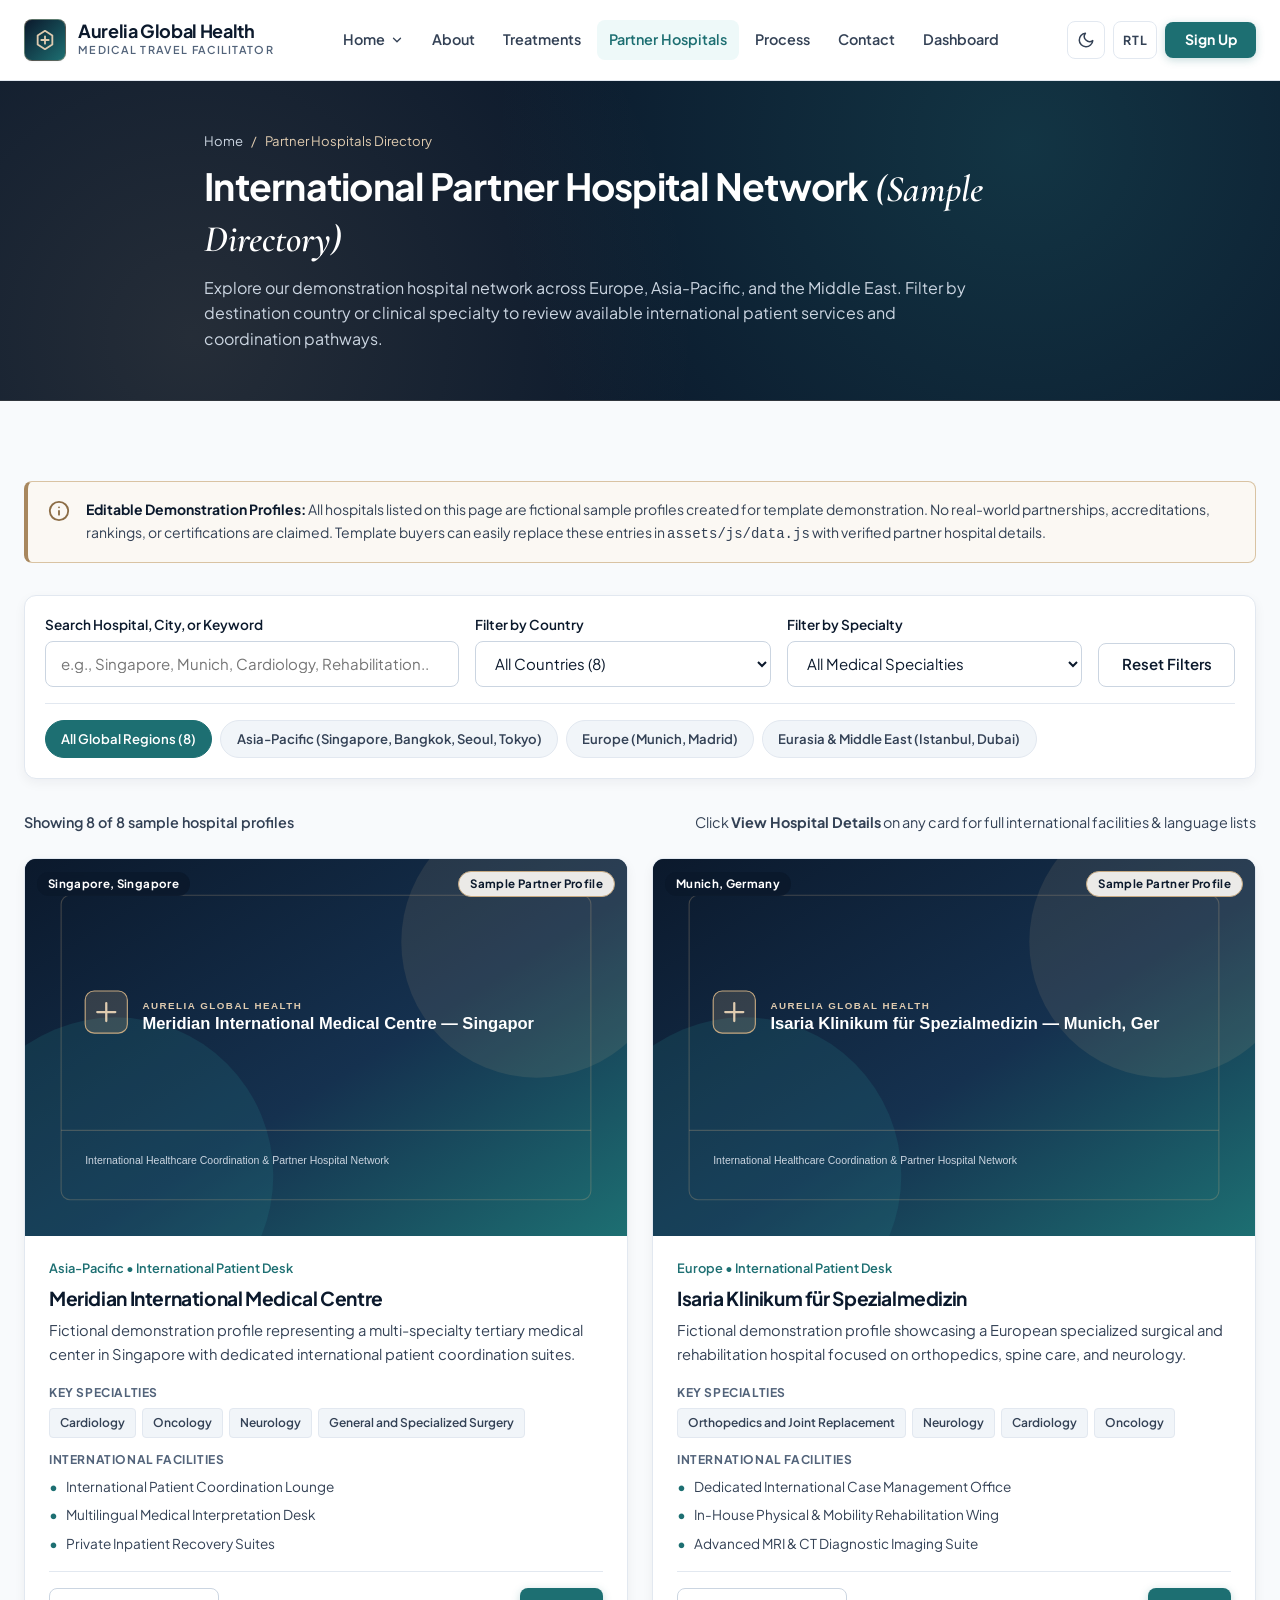
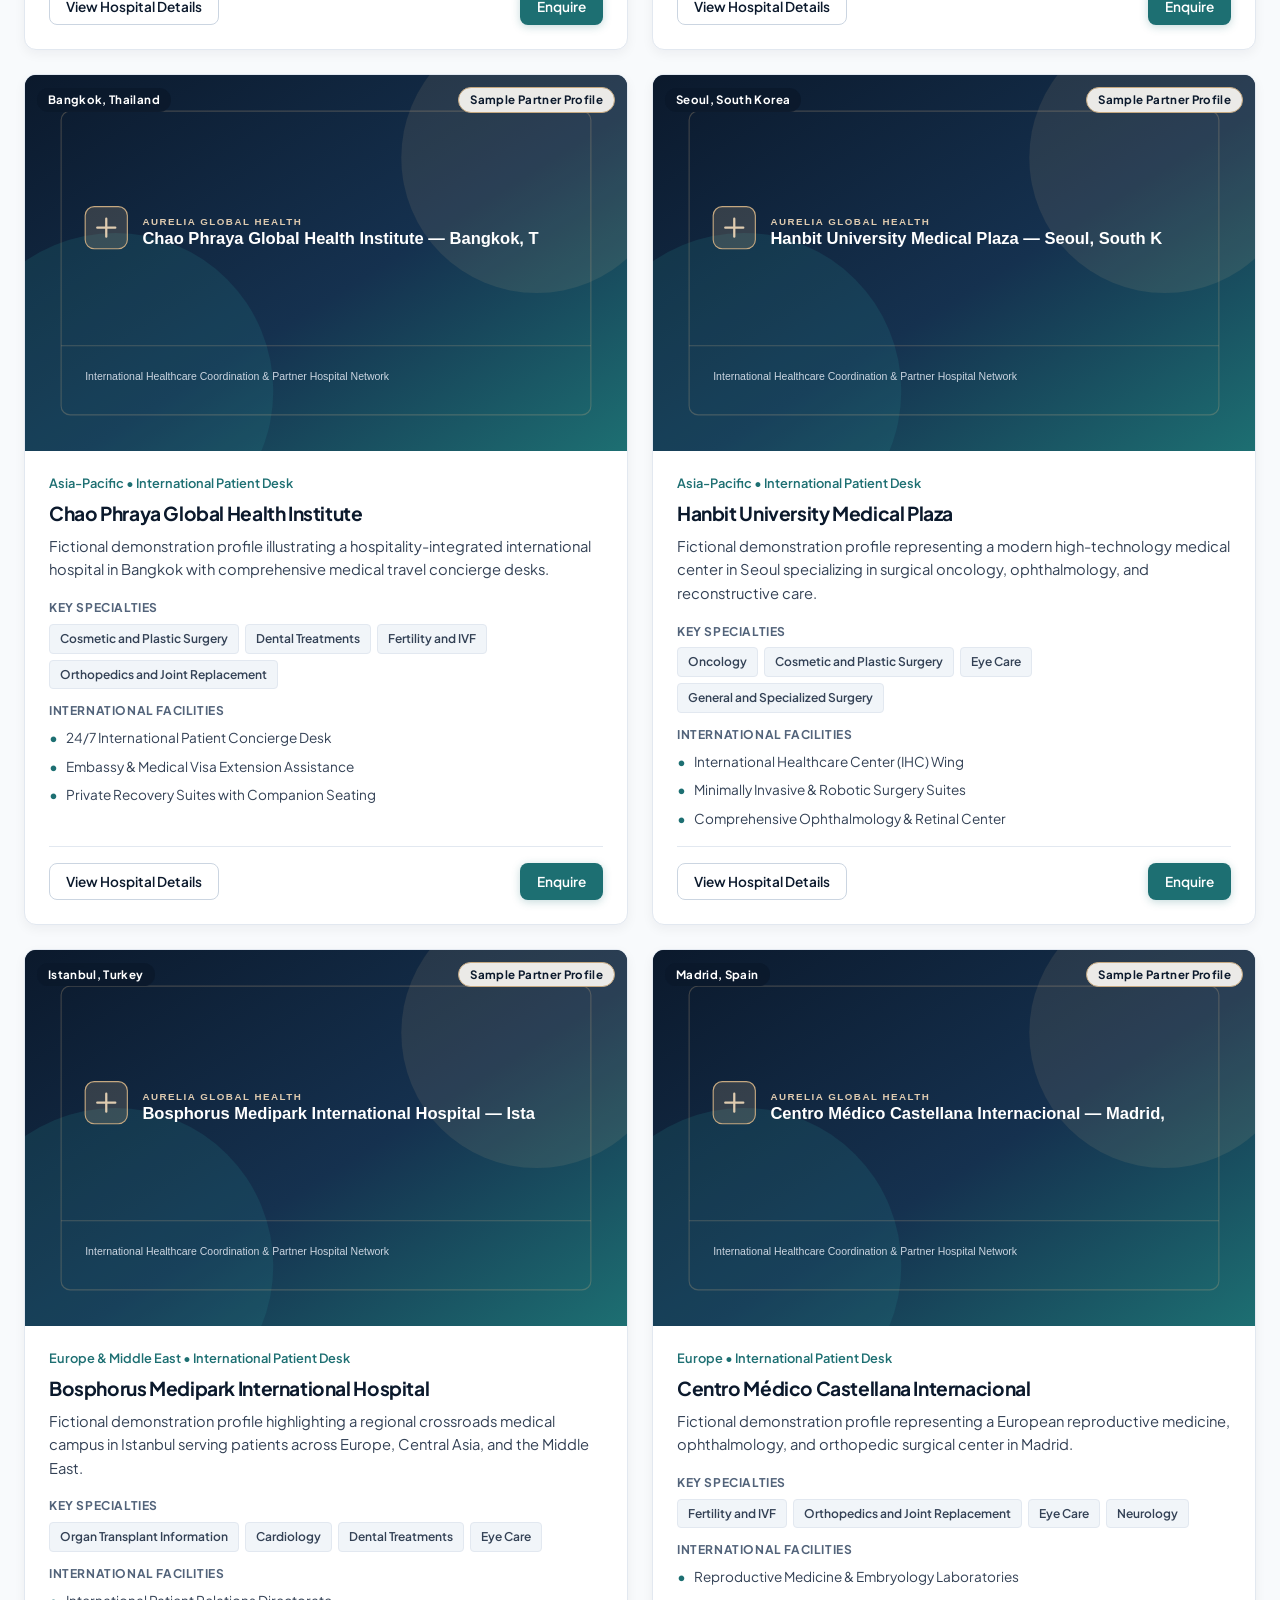
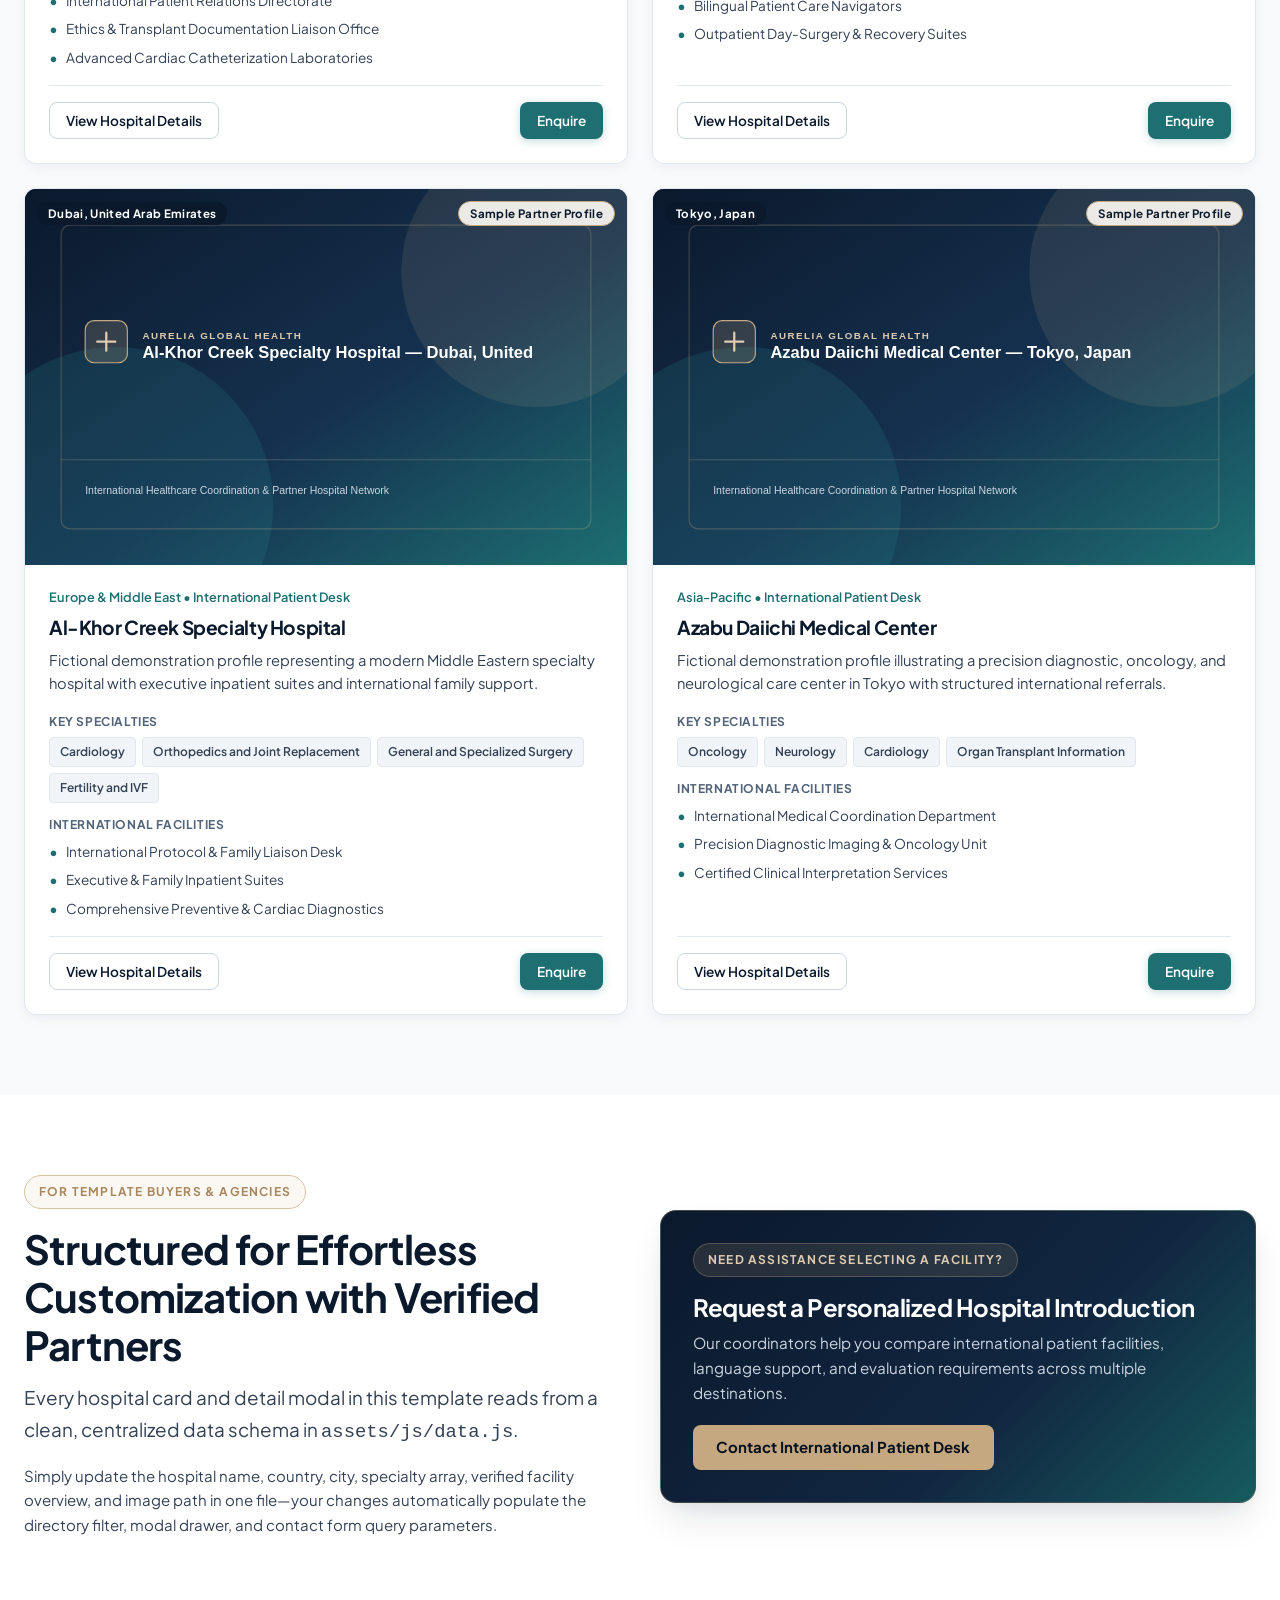
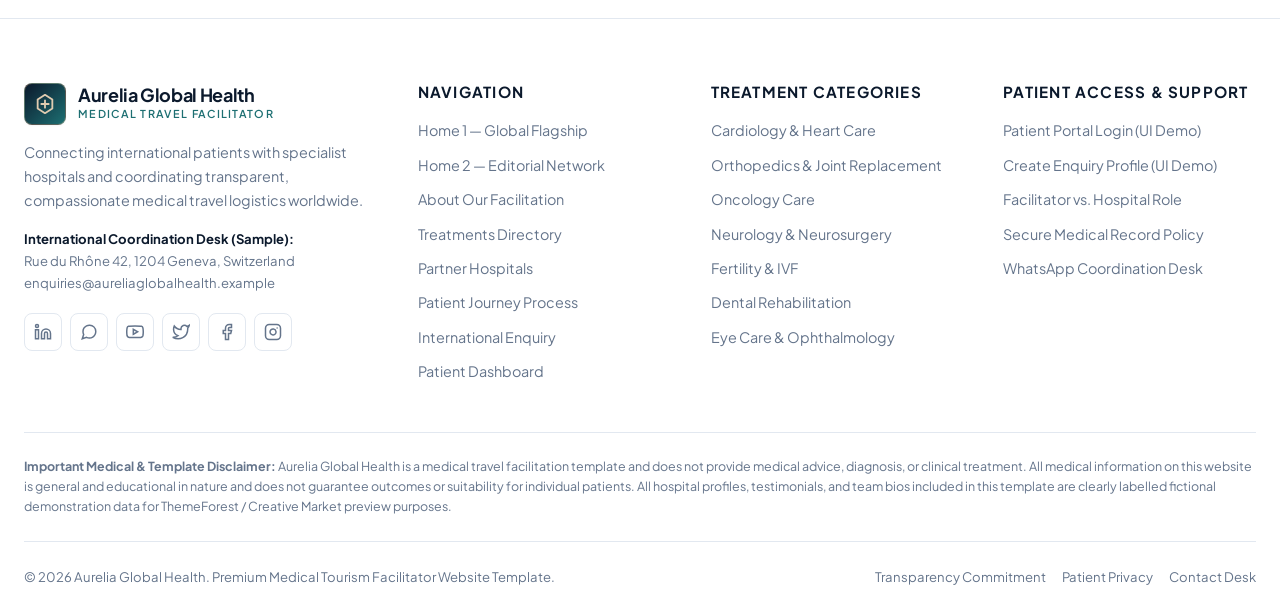
<file: hospitals.html>
<!DOCTYPE html>
<html lang="en" data-theme="light">
<head>
  <meta charset="UTF-8">
  <meta name="viewport" content="width=device-width, initial-scale=1.0">
  <title>Partner Hospitals Directory | Aurelia Global Health</title>
  <meta name="description" content="Explore our international healthcare directory featuring editable sample partner hospital profiles across Europe, Asia-Pacific, and the Middle East.">
  <link rel="icon" type="image/svg+xml" href="assets/images/favicon.svg">
  <link rel="stylesheet" href="assets/css/styles.css">
</head>
<body>
  <a href="#main-content" class="skip-link">Skip to main content</a>

  <!-- Mandatory Sticky Navbar -->
  <header class="site-header">
    <div class="container navbar">
      <a href="index.html" class="brand-logo" aria-label="Aurelia Global Health Home">
        <div class="brand-mark" aria-hidden="true">
          <svg viewBox="0 0 24 24" width="22" height="22" fill="none" stroke="currentColor" stroke-width="2">
            <path d="M12 2L4 7v10l8 5 8-5V7l-8-5z" stroke-linejoin="round"/>
            <path d="M12 8v8M8 12h8" stroke-linecap="round"/>
          </svg>
        </div>
        <div class="brand-text">
          <span class="brand-name">Aurelia Global Health</span>
          <span class="brand-sub">Medical Travel Facilitator</span>
        </div>
      </a>

      <nav aria-label="Primary Navigation">
        <ul class="nav-menu" id="primary-nav-menu">
          <li class="nav-item has-dropdown">
            <button type="button" class="nav-link dropdown-toggle" aria-expanded="false" aria-haspopup="true">
              Home
              <svg class="chevron-icon" viewBox="0 0 24 24" fill="none" stroke="currentColor" stroke-width="2.2">
                <path d="M6 9l6 6 6-6" stroke-linecap="round" stroke-linejoin="round"/>
              </svg>
            </button>
            <div class="dropdown-menu" role="menu">
              <a href="index.html" class="dropdown-link" role="menuitem">
                <span class="dropdown-link-title">Home 1 — Global Flagship</span>
                <span class="dropdown-link-desc">Classic international patient coordination showcase</span>
              </a>
              <a href="home-2.html" class="dropdown-link" role="menuitem">
                <span class="dropdown-link-title">Home 2 — Editorial Network</span>
                <span class="dropdown-link-desc">Editorial hospital showcase &amp; interactive pathway finder</span>
              </a>
            </div>
          </li>
          <li class="nav-item"><a href="about.html" class="nav-link">About</a></li>
          <li class="nav-item"><a href="treatments.html" class="nav-link">Treatments</a></li>
          <li class="nav-item"><a href="hospitals.html" class="nav-link active">Partner Hospitals</a></li>
          <li class="nav-item"><a href="process.html" class="nav-link">Process</a></li>
          <li class="nav-item"><a href="contact.html" class="nav-link">Contact</a></li>
          <li class="nav-item"><a href="dashboard.html" class="nav-link">Dashboard</a></li>

          <!-- Mobile Menu Actions (Shown on Mobile & Tab Views) -->
          <li class="mobile-menu-actions">
            <div class="mobile-menu-toggles">
              <button type="button" class="theme-toggle" aria-label="Switch theme" title="Toggle Light/Dark Theme">
                <svg class="icon-moon" viewBox="0 0 24 24" fill="none" stroke="currentColor" stroke-width="2">
                  <path d="M21 12.79A9 9 0 1 1 11.21 3 7 7 0 0 0 21 12.79z" stroke-linecap="round" stroke-linejoin="round"/>
                </svg>
                <svg class="icon-sun" viewBox="0 0 24 24" fill="none" stroke="currentColor" stroke-width="2">
                  <circle cx="12" cy="12" r="5"/>
                  <path d="M12 1v2M12 21v2M4.22 4.22l1.42 1.42M18.36 18.36l1.42 1.42M1 12h2M21 12h2M4.22 19.78l1.42-1.42M18.36 5.64l1.42-1.42" stroke-linecap="round"/>
                </svg>
              </button>
              <button type="button" class="rtl-toggle" aria-label="Toggle text direction" title="Toggle RTL/LTR Direction">RTL</button>
            </div>
            <a href="signup.html" class="btn btn-primary btn-full">Sign Up</a>
          </li>
        </ul>
      </nav>

      <div class="nav-actions">
        <!-- Theme & RTL Buttons on the left side of Sign Up -->
        <button type="button" class="theme-toggle" aria-label="Switch theme" title="Toggle Light/Dark Theme">
          <svg class="icon-moon" viewBox="0 0 24 24" fill="none" stroke="currentColor" stroke-width="2">
            <path d="M21 12.79A9 9 0 1 1 11.21 3 7 7 0 0 0 21 12.79z" stroke-linecap="round" stroke-linejoin="round"/>
          </svg>
          <svg class="icon-sun" viewBox="0 0 24 24" fill="none" stroke="currentColor" stroke-width="2">
            <circle cx="12" cy="12" r="5"/>
            <path d="M12 1v2M12 21v2M4.22 4.22l1.42 1.42M18.36 18.36l1.42 1.42M1 12h2M21 12h2M4.22 19.78l1.42-1.42M18.36 5.64l1.42-1.42" stroke-linecap="round"/>
          </svg>
        </button>

        <button type="button" class="rtl-toggle" aria-label="Toggle text direction" title="Toggle RTL/LTR Direction">RTL</button>

        <a href="signup.html" class="btn btn-primary btn-sm nav-signup-btn">Sign Up</a>

        <button type="button" class="mobile-menu-toggle" aria-expanded="false" aria-controls="primary-nav-menu" aria-label="Toggle navigation menu">
          <svg class="icon-menu" viewBox="0 0 24 24" fill="none" stroke="currentColor" stroke-width="2">
            <path d="M3 12h18M3 6h18M3 18h18" stroke-linecap="round"/>
          </svg>
          <svg class="icon-close" viewBox="0 0 24 24" fill="none" stroke="currentColor" stroke-width="2">
            <path d="M18 6L6 18M6 6l12 12" stroke-linecap="round"/>
          </svg>
        </button>
      </div>
    </div>
  </header>

  <main id="main-content">
    <!-- Page Hero -->
    <section class="page-hero">
      <div class="container page-hero-inner">
        <nav class="breadcrumb" aria-label="Breadcrumb">
          <a href="index.html">Home</a>
          <span>/</span>
          <span aria-current="page">Partner Hospitals Directory</span>
        </nav>
        <h1>International Partner Hospital Network <span class="serif-accent">(Sample Directory)</span></h1>
        <p>
          Explore our demonstration hospital network across Europe, Asia-Pacific, and the Middle East. Filter by destination country or clinical specialty to review available international patient services and coordination pathways.
        </p>
      </div>
    </section>

    <section class="section">
      <div class="container">
        <!-- Buyer & Demonstration Transparency Banner -->
        <div class="compliance-banner">
          <svg viewBox="0 0 24 24" fill="none" stroke="currentColor" stroke-width="2">
            <circle cx="12" cy="12" r="10"/><path d="M12 16v-4M12 8h.01" stroke-linecap="round"/>
          </svg>
          <div class="compliance-banner-text">
            <strong>Editable Demonstration Profiles:</strong> All hospitals listed on this page are fictional sample profiles created for template demonstration. No real-world partnerships, accreditations, rankings, or certifications are claimed. Template buyers can easily replace these entries in <code>assets/js/data.js</code> with verified partner hospital details.
          </div>
        </div>

        <!-- Country & Specialty Filtering Interface -->
        <div class="filter-panel" aria-label="Filter partner hospitals">
          <div class="filter-controls-grid">
            <div class="form-group" style="margin-bottom: 0;">
              <label for="hospital-search" class="form-label">Search Hospital, City, or Keyword</label>
              <input type="search" id="hospital-search" class="form-control" placeholder="e.g., Singapore, Munich, Cardiology, Rehabilitation...">
            </div>

            <div class="form-group" style="margin-bottom: 0;">
              <label for="hospital-country-filter" class="form-label">Filter by Country</label>
              <select id="hospital-country-filter" class="form-control">
                <option value="all">All Countries (8)</option>
                <option value="Singapore">Singapore</option>
                <option value="Germany">Germany</option>
                <option value="Thailand">Thailand</option>
                <option value="South Korea">South Korea</option>
                <option value="Turkey">Turkey</option>
                <option value="Spain">Spain</option>
                <option value="United Arab Emirates">United Arab Emirates</option>
                <option value="Japan">Japan</option>
              </select>
            </div>

            <div class="form-group" style="margin-bottom: 0;">
              <label for="hospital-specialty-filter" class="form-label">Filter by Specialty</label>
              <select id="hospital-specialty-filter" class="form-control">
                <option value="all">All Medical Specialties</option>
                <option value="Cardiology">Cardiology</option>
                <option value="Orthopedics and Joint Replacement">Orthopedics &amp; Joint Replacement</option>
                <option value="Oncology">Oncology</option>
                <option value="Neurology">Neurology</option>
                <option value="Fertility and IVF">Fertility &amp; IVF</option>
                <option value="Cosmetic and Plastic Surgery">Cosmetic &amp; Plastic Surgery</option>
                <option value="Dental Treatments">Dental Treatments</option>
                <option value="Organ Transplant Information">Organ Transplant Information</option>
                <option value="Eye Care">Eye Care</option>
                <option value="General and Specialized Surgery">General &amp; Specialized Surgery</option>
              </select>
            </div>

            <div>
              <button type="button" id="hospital-filter-reset" class="btn btn-secondary" style="height: 44px;">
                Reset Filters
              </button>
            </div>
          </div>

          <div class="filter-pills" role="group" aria-label="Filter by global region">
            <button type="button" class="filter-pill active" data-region-pill="all">All Global Regions (8)</button>
            <button type="button" class="filter-pill" data-region-pill="Asia-Pacific">Asia-Pacific (Singapore, Bangkok, Seoul, Tokyo)</button>
            <button type="button" class="filter-pill" data-region-pill="Europe">Europe (Munich, Madrid)</button>
            <button type="button" class="filter-pill" data-region-pill="Europe & Middle East">Eurasia &amp; Middle East (Istanbul, Dubai)</button>
          </div>
        </div>

        <div class="filter-results-bar">
          <span id="hospital-results-count" style="font-weight: 600;">Showing 8 of 8 sample hospital profiles</span>
          <span>Click <strong>View Hospital Details</strong> on any card for full international facilities &amp; language lists</span>
        </div>

        <!-- Hospital Directory Cards Grid (Pre-rendered for SEO & Accessibility + Live Filtered via main.js) -->
        <div class="grid-2" id="hospitals-directory-grid">
          <article class="card" data-hospital-id="meridian-singapore">
            <div class="card-media">
              <img src="https://images.unsplash.com/photo-1587351021759-3e566b6af7cc?auto=format&fit=crop&w=1000&q=80" alt="Meridian International Medical Centre — Singapore, Singapore" loading="lazy">
              <div class="card-badges">
                <span class="badge badge-location">Singapore, Singapore</span>
                <span class="badge badge-sample">Sample Partner Profile</span>
              </div>
            </div>
            <div class="card-body">
              <div class="card-meta">Asia-Pacific &bull; International Patient Desk</div>
              <h3 class="card-title">Meridian International Medical Centre</h3>
              <p class="card-text">Fictional demonstration profile representing a multi-specialty tertiary medical center in Singapore with dedicated international patient coordination suites.</p>
              <div class="tag-list">
                <span class="tag">Cardiology</span>
                <span class="tag">Oncology</span>
                <span class="tag">Neurology</span>
                <span class="tag">General and Specialized Surgery</span>
              </div>
              <ul class="procedure-list">
                <li>International Patient Coordination Lounge</li>
                <li>Multilingual Medical Interpretation Desk</li>
                <li>Private Inpatient Recovery Suites</li>
              </ul>
              <div class="card-footer">
                <button type="button" class="btn btn-secondary btn-sm" data-hospital-modal="meridian-singapore">View Hospital Details</button>
                <a href="contact.html?destination=Singapore&amp;hospital=Meridian%20International%20Medical%20Centre" class="btn btn-primary btn-sm">Enquire</a>
              </div>
            </div>
          </article>

          <article class="card" data-hospital-id="isaria-munich">
            <div class="card-media">
              <img src="https://images.unsplash.com/photo-1519494026892-80bbd2d6fd0d?auto=format&fit=crop&w=1000&q=80" alt="Isaria Klinikum für Spezialmedizin — Munich, Germany" loading="lazy">
              <div class="card-badges">
                <span class="badge badge-location">Munich, Germany</span>
                <span class="badge badge-sample">Sample Partner Profile</span>
              </div>
            </div>
            <div class="card-body">
              <div class="card-meta">Europe &bull; International Patient Desk</div>
              <h3 class="card-title">Isaria Klinikum für Spezialmedizin</h3>
              <p class="card-text">Fictional demonstration profile showcasing a European specialized surgical and rehabilitation hospital focused on orthopedics, spine care, and neurology.</p>
              <div class="tag-list">
                <span class="tag">Orthopedics and Joint Replacement</span>
                <span class="tag">Neurology</span>
                <span class="tag">Cardiology</span>
                <span class="tag">Oncology</span>
              </div>
              <ul class="procedure-list">
                <li>Dedicated International Case Management Office</li>
                <li>In-House Physical &amp; Mobility Rehabilitation Wing</li>
                <li>Advanced MRI &amp; CT Diagnostic Imaging Suite</li>
              </ul>
              <div class="card-footer">
                <button type="button" class="btn btn-secondary btn-sm" data-hospital-modal="isaria-munich">View Hospital Details</button>
                <a href="contact.html?destination=Germany&amp;hospital=Isaria%20Klinikum%20f%C3%BCr%20Spezialmedizin" class="btn btn-primary btn-sm">Enquire</a>
              </div>
            </div>
          </article>

          <article class="card" data-hospital-id="chao-phraya-bangkok">
            <div class="card-media">
              <img src="https://images.unsplash.com/photo-1586773860418-d37222d8fce3?auto=format&fit=crop&w=1000&q=80" alt="Chao Phraya Global Health Institute — Bangkok, Thailand" loading="lazy">
              <div class="card-badges">
                <span class="badge badge-location">Bangkok, Thailand</span>
                <span class="badge badge-sample">Sample Partner Profile</span>
              </div>
            </div>
            <div class="card-body">
              <div class="card-meta">Asia-Pacific &bull; International Patient Desk</div>
              <h3 class="card-title">Chao Phraya Global Health Institute</h3>
              <p class="card-text">Fictional demonstration profile illustrating a hospitality-integrated international hospital in Bangkok with comprehensive medical travel concierge desks.</p>
              <div class="tag-list">
                <span class="tag">Cosmetic and Plastic Surgery</span>
                <span class="tag">Dental Treatments</span>
                <span class="tag">Fertility and IVF</span>
                <span class="tag">Orthopedics and Joint Replacement</span>
              </div>
              <ul class="procedure-list">
                <li>24/7 International Patient Concierge Desk</li>
                <li>Embassy &amp; Medical Visa Extension Assistance</li>
                <li>Private Recovery Suites with Companion Seating</li>
              </ul>
              <div class="card-footer">
                <button type="button" class="btn btn-secondary btn-sm" data-hospital-modal="chao-phraya-bangkok">View Hospital Details</button>
                <a href="contact.html?destination=Thailand&amp;hospital=Chao%20Phraya%20Global%20Health%20Institute" class="btn btn-primary btn-sm">Enquire</a>
              </div>
            </div>
          </article>

          <article class="card" data-hospital-id="hanbit-seoul">
            <div class="card-media">
              <img src="https://images.unsplash.com/photo-1538108149393-fbbd81895907?auto=format&fit=crop&w=1000&q=80" alt="Hanbit University Medical Plaza — Seoul, South Korea" loading="lazy">
              <div class="card-badges">
                <span class="badge badge-location">Seoul, South Korea</span>
                <span class="badge badge-sample">Sample Partner Profile</span>
              </div>
            </div>
            <div class="card-body">
              <div class="card-meta">Asia-Pacific &bull; International Patient Desk</div>
              <h3 class="card-title">Hanbit University Medical Plaza</h3>
              <p class="card-text">Fictional demonstration profile representing a modern high-technology medical center in Seoul specializing in surgical oncology, ophthalmology, and reconstructive care.</p>
              <div class="tag-list">
                <span class="tag">Oncology</span>
                <span class="tag">Cosmetic and Plastic Surgery</span>
                <span class="tag">Eye Care</span>
                <span class="tag">General and Specialized Surgery</span>
              </div>
              <ul class="procedure-list">
                <li>International Healthcare Center (IHC) Wing</li>
                <li>Minimally Invasive &amp; Robotic Surgery Suites</li>
                <li>Comprehensive Ophthalmology &amp; Retinal Center</li>
              </ul>
              <div class="card-footer">
                <button type="button" class="btn btn-secondary btn-sm" data-hospital-modal="hanbit-seoul">View Hospital Details</button>
                <a href="contact.html?destination=South%20Korea&amp;hospital=Hanbit%20University%20Medical%20Plaza" class="btn btn-primary btn-sm">Enquire</a>
              </div>
            </div>
          </article>

          <article class="card" data-hospital-id="bosphorus-istanbul">
            <div class="card-media">
              <img src="https://images.unsplash.com/photo-1516549655169-df83a0774514?auto=format&fit=crop&w=1000&q=80" alt="Bosphorus Medipark International Hospital — Istanbul, Turkey" loading="lazy">
              <div class="card-badges">
                <span class="badge badge-location">Istanbul, Turkey</span>
                <span class="badge badge-sample">Sample Partner Profile</span>
              </div>
            </div>
            <div class="card-body">
              <div class="card-meta">Europe &amp; Middle East &bull; International Patient Desk</div>
              <h3 class="card-title">Bosphorus Medipark International Hospital</h3>
              <p class="card-text">Fictional demonstration profile highlighting a regional crossroads medical campus in Istanbul serving patients across Europe, Central Asia, and the Middle East.</p>
              <div class="tag-list">
                <span class="tag">Organ Transplant Information</span>
                <span class="tag">Cardiology</span>
                <span class="tag">Dental Treatments</span>
                <span class="tag">Eye Care</span>
              </div>
              <ul class="procedure-list">
                <li>International Patient Relations Directorate</li>
                <li>Ethics &amp; Transplant Documentation Liaison Office</li>
                <li>VIP Airport Meet-and-Greet Transfer Service</li>
              </ul>
              <div class="card-footer">
                <button type="button" class="btn btn-secondary btn-sm" data-hospital-modal="bosphorus-istanbul">View Hospital Details</button>
                <a href="contact.html?destination=Turkey&amp;hospital=Bosphorus%20Medipark%20International%20Hospital" class="btn btn-primary btn-sm">Enquire</a>
              </div>
            </div>
          </article>

          <article class="card" data-hospital-id="castellana-madrid">
            <div class="card-media">
              <img src="https://images.unsplash.com/photo-1579684385127-1ef15d508118?auto=format&fit=crop&w=1000&q=80" alt="Centro Médico Castellana Internacional — Madrid, Spain" loading="lazy">
              <div class="card-badges">
                <span class="badge badge-location">Madrid, Spain</span>
                <span class="badge badge-sample">Sample Partner Profile</span>
              </div>
            </div>
            <div class="card-body">
              <div class="card-meta">Europe &bull; International Patient Desk</div>
              <h3 class="card-title">Centro Médico Castellana Internacional</h3>
              <p class="card-text">Fictional demonstration profile representing a European reproductive medicine, ophthalmology, and orthopedic surgical center in Madrid.</p>
              <div class="tag-list">
                <span class="tag">Fertility and IVF</span>
                <span class="tag">Orthopedics and Joint Replacement</span>
                <span class="tag">Eye Care</span>
                <span class="tag">Neurology</span>
              </div>
              <ul class="procedure-list">
                <li>Reproductive Medicine &amp; Embryology Laboratories</li>
                <li>Bilingual Patient Care Navigators</li>
                <li>Outpatient Day-Surgery &amp; Recovery Suites</li>
              </ul>
              <div class="card-footer">
                <button type="button" class="btn btn-secondary btn-sm" data-hospital-modal="castellana-madrid">View Hospital Details</button>
                <a href="contact.html?destination=Spain&amp;hospital=Centro%20M%C3%A9dico%20Castellana%20Internacional" class="btn btn-primary btn-sm">Enquire</a>
              </div>
            </div>
          </article>

          <article class="card" data-hospital-id="khor-dubai">
            <div class="card-media">
              <img src="https://images.unsplash.com/photo-1551076805-e1869033e561?auto=format&fit=crop&w=1000&q=80" alt="Al-Khor Creek Specialty Hospital — Dubai, UAE" loading="lazy">
              <div class="card-badges">
                <span class="badge badge-location">Dubai, United Arab Emirates</span>
                <span class="badge badge-sample">Sample Partner Profile</span>
              </div>
            </div>
            <div class="card-body">
              <div class="card-meta">Europe &amp; Middle East &bull; International Patient Desk</div>
              <h3 class="card-title">Al-Khor Creek Specialty Hospital</h3>
              <p class="card-text">Fictional demonstration profile representing a modern Middle Eastern specialty hospital with executive inpatient suites and international family support.</p>
              <div class="tag-list">
                <span class="tag">Cardiology</span>
                <span class="tag">Orthopedics and Joint Replacement</span>
                <span class="tag">General and Specialized Surgery</span>
                <span class="tag">Fertility and IVF</span>
              </div>
              <ul class="procedure-list">
                <li>International Protocol &amp; Family Liaison Desk</li>
                <li>Executive &amp; Family Inpatient Suites</li>
                <li>Medical Visa Sponsorship Coordination</li>
              </ul>
              <div class="card-footer">
                <button type="button" class="btn btn-secondary btn-sm" data-hospital-modal="khor-dubai">View Hospital Details</button>
                <a href="contact.html?destination=United%20Arab%20Emirates&amp;hospital=Al-Khor%20Creek%20Specialty%20Hospital" class="btn btn-primary btn-sm">Enquire</a>
              </div>
            </div>
          </article>

          <article class="card" data-hospital-id="azabu-tokyo">
            <div class="card-media">
              <img src="https://images.unsplash.com/photo-1504439468489-c8920d796a29?auto=format&fit=crop&w=1000&q=80" alt="Azabu Daiichi Medical Center — Tokyo, Japan" loading="lazy">
              <div class="card-badges">
                <span class="badge badge-location">Tokyo, Japan</span>
                <span class="badge badge-sample">Sample Partner Profile</span>
              </div>
            </div>
            <div class="card-body">
              <div class="card-meta">Asia-Pacific &bull; International Patient Desk</div>
              <h3 class="card-title">Azabu Daiichi Medical Center</h3>
              <p class="card-text">Fictional demonstration profile illustrating a precision diagnostic, oncology, and neurological care center in Tokyo with structured international referrals.</p>
              <div class="tag-list">
                <span class="tag">Oncology</span>
                <span class="tag">Neurology</span>
                <span class="tag">Cardiology</span>
                <span class="tag">Organ Transplant Information</span>
              </div>
              <ul class="procedure-list">
                <li>International Medical Coordination Department</li>
                <li>Precision Diagnostic Imaging &amp; Oncology Unit</li>
                <li>Certified Clinical Interpretation Services</li>
              </ul>
              <div class="card-footer">
                <button type="button" class="btn btn-secondary btn-sm" data-hospital-modal="azabu-tokyo">View Hospital Details</button>
                <a href="contact.html?destination=Japan&amp;hospital=Azabu%20Daiichi%20Medical%20Center" class="btn btn-primary btn-sm">Enquire</a>
              </div>
            </div>
          </article>
        </div>
      </div>
    </section>

    <!-- Template Customization Guide Callout for Buyers -->
    <section class="section section-surface">
      <div class="container">
        <div class="grid-2" style="align-items: center; gap: var(--space-10);">
          <div>
            <span class="eyebrow eyebrow-champagne">For Template Buyers &amp; Agencies</span>
            <h2>Structured for Effortless Customization with Verified Partners</h2>
            <p class="lead" style="margin-top: var(--space-3); margin-bottom: var(--space-4);">
              Every hospital card and detail modal in this template reads from a clean, centralized data schema in <code>assets/js/data.js</code>.
            </p>
            <p style="color: var(--text-secondary); font-size: 0.94rem;">
              Simply update the hospital name, country, city, specialty array, verified facility overview, and image path in one file—your changes automatically populate the directory filter, modal drawer, and contact form query parameters.
            </p>
          </div>
          <div class="cta-banner" style="grid-template-columns: 1fr; padding: var(--space-8);">
            <div>
              <span class="eyebrow eyebrow-light">Need Assistance Selecting a Facility?</span>
              <h3 style="color: #FFFFFF; font-size: 1.5rem; margin-bottom: var(--space-2);">Request a Personalized Hospital Introduction</h3>
              <p style="font-size: 0.95rem; margin-bottom: var(--space-5);">
                Our coordinators help you compare international patient facilities, language support, and evaluation requirements across multiple destinations.
              </p>
              <a href="contact.html" class="btn btn-champagne">Contact International Patient Desk</a>
            </div>
          </div>
        </div>
      </div>
    </section>
  </main>

  <!-- Professional Multi-Column Footer -->
  <footer class="site-footer">
    <div class="container">
      <div class="footer-grid">
        <div>
          <a href="index.html" class="brand-logo" style="margin-bottom: var(--space-4);">
            <div class="brand-mark" aria-hidden="true">
              <svg viewBox="0 0 24 24" width="22" height="22" fill="none" stroke="currentColor" stroke-width="2">
                <path d="M12 2L4 7v10l8 5 8-5V7l-8-5z" stroke-linejoin="round"/>
                <path d="M12 8v8M8 12h8" stroke-linecap="round"/>
              </svg>
            </div>
            <div class="brand-text">
              <span class="brand-name" style="color: var(--text-footer-heading);">Aurelia Global Health</span>
              <span class="brand-sub" style="color: var(--accent-primary);">Medical Travel Facilitator</span>
            </div>
          </a>
          <p style="font-size: 0.9rem; color: var(--text-footer-muted); margin-bottom: var(--space-4); max-width: 340px;">
            Connecting international patients with specialist hospitals and coordinating transparent, compassionate medical travel logistics worldwide.
          </p>
          <div style="font-size: 0.82rem; color: var(--text-footer-muted);">
            <strong style="color: var(--text-footer-heading);">International Coordination Desk (Sample):</strong><br>
            Rue du Rhône 42, 1204 Geneva, Switzerland<br>
            enquiries@aureliaglobalhealth.example
          </div>
          <!-- Social Icons with Hover States -->
          <div class="footer-socials" aria-label="Follow us on social media">
            <a href="https://linkedin.com" target="_blank" rel="noopener noreferrer" class="footer-social-link" aria-label="LinkedIn" title="LinkedIn">
              <svg viewBox="0 0 24 24" fill="none" stroke="currentColor" stroke-width="2">
                <path d="M16 8a6 6 0 0 1 6 6v7h-4v-7a2 2 0 0 0-2-2 2 2 0 0 0-2 2v7h-4v-7a6 6 0 0 1 6-6z"/>
                <rect x="2" y="9" width="4" height="12"/>
                <circle cx="4" cy="4" r="2"/>
              </svg>
            </a>
            <a href="https://wa.me/41225180900" target="_blank" rel="noopener noreferrer" class="footer-social-link" aria-label="WhatsApp" title="WhatsApp Direct Desk">
              <svg viewBox="0 0 24 24" fill="none" stroke="currentColor" stroke-width="2">
                <path d="M21 11.5a8.38 8.38 0 0 1-.9 3.8 8.5 8.5 0 0 1-7.6 4.7 8.38 8.38 0 0 1-3.8-.9L3 21l1.9-5.7a8.38 8.38 0 0 1-.9-3.8 8.5 8.5 0 0 1 4.7-7.6 8.38 8.38 0 0 1 3.8-.9h.5a8.48 8.48 0 0 1 8 8v.5z"/>
              </svg>
            </a>
            <a href="https://youtube.com" target="_blank" rel="noopener noreferrer" class="footer-social-link" aria-label="YouTube" title="YouTube Hospital Tours">
              <svg viewBox="0 0 24 24" fill="none" stroke="currentColor" stroke-width="2">
                <path d="M22.54 6.42a2.78 2.78 0 0 0-1.94-2C18.88 4 12 4 12 4s-6.88 0-8.6.46a2.78 2.78 0 0 0-1.94 2A29 29 0 0 0 1 11.75a29 29 0 0 0 .46 5.33A2.78 2.78 0 0 0 3.4 19c1.72.46 8.6.46 8.6.46s6.88 0 8.6-.46a2.78 2.78 0 0 0 1.94-2 29 29 0 0 0 .46-5.25 29 29 0 0 0-.46-5.33z"/>
                <polygon points="9.75 15.02 15.5 11.75 9.75 8.48 9.75 15.02"/>
              </svg>
            </a>
            <a href="https://twitter.com" target="_blank" rel="noopener noreferrer" class="footer-social-link" aria-label="X / Twitter" title="X (Twitter)">
              <svg viewBox="0 0 24 24" fill="none" stroke="currentColor" stroke-width="2">
                <path d="M23 3a10.9 10.9 0 0 1-3.14 1.53 4.48 4.48 0 0 0-7.86 3v1A10.66 10.66 0 0 1 3 4s-4 9 5 13a11.64 11.64 0 0 1-7 2c9 5 20 0 20-11.5a4.5 4.5 0 0 0-.08-.83A7.72 7.72 0 0 0 23 3z"/>
              </svg>
            </a>
            <a href="https://facebook.com" target="_blank" rel="noopener noreferrer" class="footer-social-link" aria-label="Facebook" title="Facebook">
              <svg viewBox="0 0 24 24" fill="none" stroke="currentColor" stroke-width="2">
                <path d="M18 2h-3a5 5 0 0 0-5 5v3H7v4h3v8h4v-8h3l1-4h-4V7a1 1 0 0 1 1-1h3z"/>
              </svg>
            </a>
            <a href="https://instagram.com" target="_blank" rel="noopener noreferrer" class="footer-social-link" aria-label="Instagram" title="Instagram">
              <svg viewBox="0 0 24 24" fill="none" stroke="currentColor" stroke-width="2" stroke-linecap="round" stroke-linejoin="round">
                <rect x="2" y="2" width="20" height="20" rx="5" ry="5"/>
                <path d="M16 11.37A4 4 0 1 1 12.63 8 4 4 0 0 1 16 11.37z"/>
                <line x1="17.5" y1="6.5" x2="17.51" y2="6.5"/>
              </svg>
            </a>
          </div>
        </div>

        <div>
          <h3 class="footer-heading">Navigation</h3>
          <ul class="footer-links">
            <li><a href="index.html">Home 1 — Global Flagship</a></li>
            <li><a href="home-2.html">Home 2 — Editorial Network</a></li>
            <li><a href="about.html">About Our Facilitation</a></li>
            <li><a href="treatments.html">Treatments Directory</a></li>
            <li><a href="hospitals.html">Partner Hospitals</a></li>
            <li><a href="process.html">Patient Journey Process</a></li>
            <li><a href="contact.html">International Enquiry</a></li>
            <li><a href="dashboard.html">Patient Dashboard</a></li>
          </ul>
        </div>

        <div>
          <h3 class="footer-heading">Treatment Categories</h3>
          <ul class="footer-links">
            <li><a href="treatments.html?category=cardiology">Cardiology &amp; Heart Care</a></li>
            <li><a href="treatments.html?category=orthopedics">Orthopedics &amp; Joint Replacement</a></li>
            <li><a href="treatments.html?category=oncology">Oncology Care</a></li>
            <li><a href="treatments.html?category=neurology">Neurology &amp; Neurosurgery</a></li>
            <li><a href="treatments.html?category=fertility-ivf">Fertility &amp; IVF</a></li>
            <li><a href="treatments.html?category=dental">Dental Rehabilitation</a></li>
            <li><a href="treatments.html?category=eye-care">Eye Care &amp; Ophthalmology</a></li>
          </ul>
        </div>

        <div>
          <h3 class="footer-heading">Patient Access &amp; Support</h3>
          <ul class="footer-links">
            <li><a href="login.html">Patient Portal Login (UI Demo)</a></li>
            <li><a href="signup.html">Create Enquiry Profile (UI Demo)</a></li>
            <li><a href="process.html#role-distinction">Facilitator vs. Hospital Role</a></li>
            <li><a href="contact.html#secure-records">Secure Medical Record Policy</a></li>
            <li><a href="contact.html">WhatsApp Coordination Desk</a></li>
          </ul>
        </div>
      </div>

      <div class="footer-disclaimer">
        <strong>Important Medical &amp; Template Disclaimer:</strong> Aurelia Global Health is a medical travel facilitation template and does not provide medical advice, diagnosis, or clinical treatment. All medical information on this website is general and educational in nature and does not guarantee outcomes or suitability for individual patients. All hospital profiles, testimonials, and team bios included in this template are clearly labelled fictional demonstration data for ThemeForest / Creative Market preview purposes.
      </div>

      <div class="footer-bottom">
        <span>&copy; 2026 Aurelia Global Health. Premium Medical Tourism Facilitator Website Template.</span>
        <div style="display: flex; gap: var(--space-4);">
          <a href="about.html">Transparency Commitment</a>
          <a href="process.html">Patient Privacy</a>
          <a href="contact.html">Contact Desk</a>
        </div>
      </div>
    </div>
  </footer>

  <script src="assets/js/data.js"></script>
  <script src="assets/js/main.js"></script>
</body>
</html>
</file>
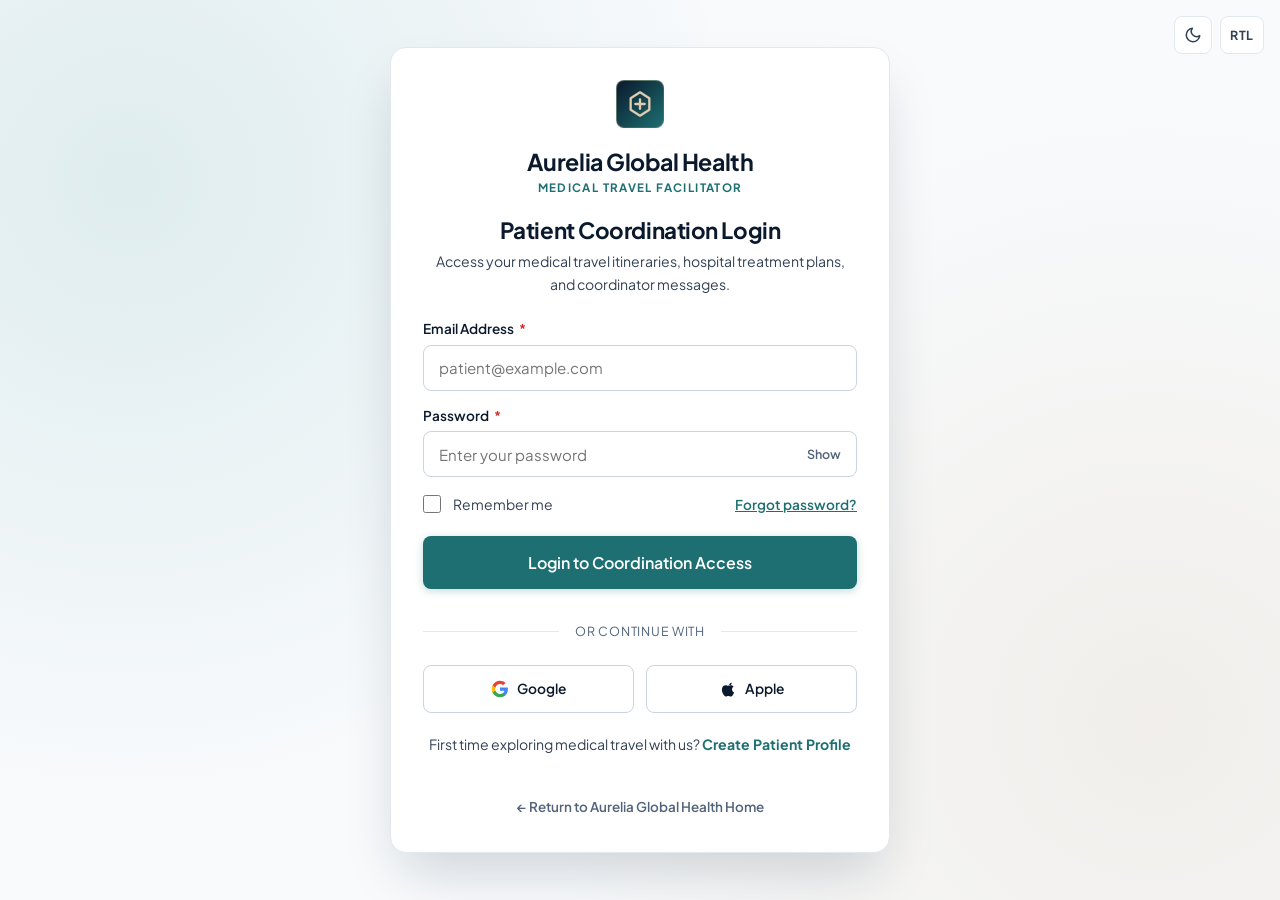
<file: login.html>
<!DOCTYPE html>
<html lang="en" data-theme="light">
<head>
  <meta charset="UTF-8">
  <meta name="viewport" content="width=device-width, initial-scale=1.0">
  <title>Patient Access Login | Aurelia Global Health</title>
  <meta name="description" content="Branded patient coordination access login portal for Aurelia Global Health Medical Tourism Facilitator.">
  <link rel="icon" type="image/svg+xml" href="assets/images/favicon.svg">
  <link rel="stylesheet" href="assets/css/styles.css">
</head>
<body>
  <a href="#main-content" class="skip-link">Skip to main content</a>

  <!-- Floating Theme & RTL Controls for Auth Pages -->
  <div class="auth-floating-controls">
    <button type="button" class="theme-toggle" aria-label="Switch theme" title="Toggle Light/Dark Theme">
      <svg class="icon-moon" viewBox="0 0 24 24" fill="none" stroke="currentColor" stroke-width="2">
        <path d="M21 12.79A9 9 0 1 1 11.21 3 7 7 0 0 0 21 12.79z" stroke-linecap="round" stroke-linejoin="round"/>
      </svg>
      <svg class="icon-sun" viewBox="0 0 24 24" fill="none" stroke="currentColor" stroke-width="2">
        <circle cx="12" cy="12" r="5"/>
        <path d="M12 1v2M12 21v2M4.22 4.22l1.42 1.42M18.36 18.36l1.42 1.42M1 12h2M21 12h2M4.22 19.78l1.42-1.42M18.36 5.64l1.42-1.42" stroke-linecap="round"/>
      </svg>
    </button>
    <button type="button" class="rtl-toggle" aria-label="Toggle text direction" title="Toggle RTL/LTR Direction">RTL</button>
  </div>

  <main id="main-content" class="auth-page-wrapper">
    <div class="auth-card-clean">
      <!-- Centered Brand Header -->
      <div class="auth-header-center">
        <a href="index.html" class="brand-logo" aria-label="Aurelia Global Health Home" style="flex-direction: column; align-items: center; gap: var(--space-2);">
          <div class="brand-mark" aria-hidden="true" style="width: 48px; height: 48px;">
            <svg viewBox="0 0 24 24" width="28" height="28" fill="none" stroke="currentColor" stroke-width="2">
              <path d="M12 2L4 7v10l8 5 8-5V7l-8-5z" stroke-linejoin="round"/>
              <path d="M12 8v8M8 12h8" stroke-linecap="round"/>
            </svg>
          </div>
          <div class="brand-text" style="text-align: center;">
            <span class="brand-name" style="font-size: 1.45rem;">Aurelia Global Health</span>
            <span class="brand-sub">Medical Travel Facilitator</span>
          </div>
        </a>
        <h1>Patient Coordination Login</h1>
        <p>Access your medical travel itineraries, hospital treatment plans, and coordinator messages.</p>
      </div>

      <!-- Login Form (Single column inputs) -->
      <form id="patient-login-form" novalidate>
        <!-- Email Input -->
        <div class="form-group">
          <label for="login-email" class="form-label">Email Address <span class="required-star">*</span></label>
          <input type="email" id="login-email" name="email" class="form-control" placeholder="patient@example.com" autocomplete="email" required>
          <span class="form-error">Please enter a valid registered email address.</span>
        </div>

        <!-- Password Input -->
        <div class="form-group">
          <label for="login-password" class="form-label">Password <span class="required-star">*</span></label>
          <div class="password-wrapper">
            <input type="password" id="login-password" name="password" class="form-control" placeholder="Enter your password" autocomplete="current-password" required>
            <button type="button" class="password-toggle-btn" aria-label="Show password">Show</button>
          </div>
          <span class="form-error">Please enter your password (minimum 6 characters).</span>
        </div>

        <!-- Remember Me and Forgot Password on the Same Line -->
        <div class="login-options-row">
          <label class="form-check">
            <input type="checkbox" name="rememberMe">
            <span>Remember me</span>
          </label>
          <button type="button" id="forgot-password-trigger" style="background: none; border: none; padding: 0; font-size: 0.85rem; color: var(--accent-primary); font-weight: 600; cursor: pointer; text-decoration: underline;">
            Forgot password?
          </button>
        </div>

        <!-- Interactive Forgot Password Helper Box -->
        <div id="forgot-password-box" style="display: none; background: var(--bg-subtle-teal); border: 1px solid var(--border-subtle); padding: var(--space-4); border-radius: var(--radius-sm); margin-bottom: var(--space-4); font-size: 0.85rem; color: var(--text-secondary);">
          <strong style="color: var(--text-primary); display: block; margin-bottom: 4px;">Password Reset Assistance</strong>
          In a live deployment, enter your registered email address and submit to receive a time-limited verification reset link. For immediate coordination assistance, contact our <a href="contact.html" style="color: var(--accent-primary); font-weight: 600; text-decoration: underline;">International Desk</a>.
        </div>

        <!-- Primary Submit Button -->
        <button type="submit" class="btn btn-primary btn-lg btn-full" style="margin-bottom: var(--space-2);">
          Login to Coordination Access
        </button>

        <div id="login-form-feedback" class="form-feedback" role="status" aria-live="polite"></div>
      </form>

      <!-- Social Authentication Divider -->
      <div class="auth-divider">
        <span>Or continue with</span>
      </div>

      <!-- Google and Apple Social Sign-In Buttons at Bottom -->
      <div class="auth-social-grid">
        <button type="button" class="btn-social" aria-label="Sign in with Google">
          <svg viewBox="0 0 24 24" width="18" height="18" fill="currentColor">
            <path d="M22.56 12.25c0-.78-.07-1.53-.2-2.25H12v4.26h5.92c-.26 1.37-1.04 2.53-2.21 3.31v2.77h3.57c2.08-1.92 3.28-4.74 3.28-8.09z" fill="#4285F4"/>
            <path d="M12 23c2.97 0 5.46-.98 7.28-2.66l-3.57-2.77c-.98.66-2.23 1.06-3.71 1.06-2.86 0-5.29-1.93-6.16-4.53H2.18v2.84C3.99 20.53 7.7 23 12 23z" fill="#34A853"/>
            <path d="M5.84 14.09c-.22-.66-.35-1.36-.35-2.09s.13-1.43.35-2.09V7.06H2.18C1.43 8.55 1 10.22 1 12s.43 3.45 1.18 4.94l2.85-2.22.81-.63z" fill="#FBBC05"/>
            <path d="M12 5.38c1.62 0 3.06.56 4.21 1.64l3.15-3.15C17.45 2.09 14.97 1 12 1 7.7 1 3.99 3.47 2.18 7.06l3.66 2.84c.87-2.6 3.3-4.52 6.16-4.52z" fill="#EA4335"/>
          </svg>
          <span>Google</span>
        </button>

        <button type="button" class="btn-social" aria-label="Sign in with Apple">
          <svg viewBox="0 0 24 24" width="18" height="18" fill="currentColor">
            <path d="M18.71 19.5c-.83 1.24-1.71 2.45-3.05 2.47-1.34.03-1.77-.79-3.29-.79-1.53 0-2 .77-3.27.82-1.31.05-2.3-1.32-3.14-2.53C4.25 17 2.94 12.45 4.7 9.39c.87-1.52 2.43-2.48 4.12-2.51 1.28-.02 2.5.87 3.29.87.78 0 2.26-1.07 3.81-.91.65.03 2.47.26 3.64 1.98-.09.06-2.17 1.28-2.15 3.81.03 3.02 2.65 4.03 2.68 4.04-.03.07-.42 1.44-1.38 2.83M15.97 6.37c.62-.75 1.04-1.8 0.93-2.85-.9.04-1.99.6-2.63 1.35-.57.65-1.07 1.72-.94 2.74 1 .08 2.02-.49 2.64-1.24z"/>
          </svg>
          <span>Apple</span>
        </button>
      </div>

      <!-- Footer Info Inside Card -->
      <div style="text-align: center; margin-top: var(--space-4); font-size: 0.88rem; color: var(--text-secondary);">
        <span>First time exploring medical travel with us? </span>
        <a href="signup.html" style="color: var(--accent-primary); font-weight: 700;">Create Patient Profile</a>
      </div>

      <div style="text-align: center; margin-top: var(--space-4);">
        <a href="index.html" class="auth-back-link">
          &larr; Return to Aurelia Global Health Home
        </a>
      </div>
    </div>
  </main>

  <script src="assets/js/data.js"></script>
  <script src="assets/js/main.js"></script>
</body>
</html>
</file>
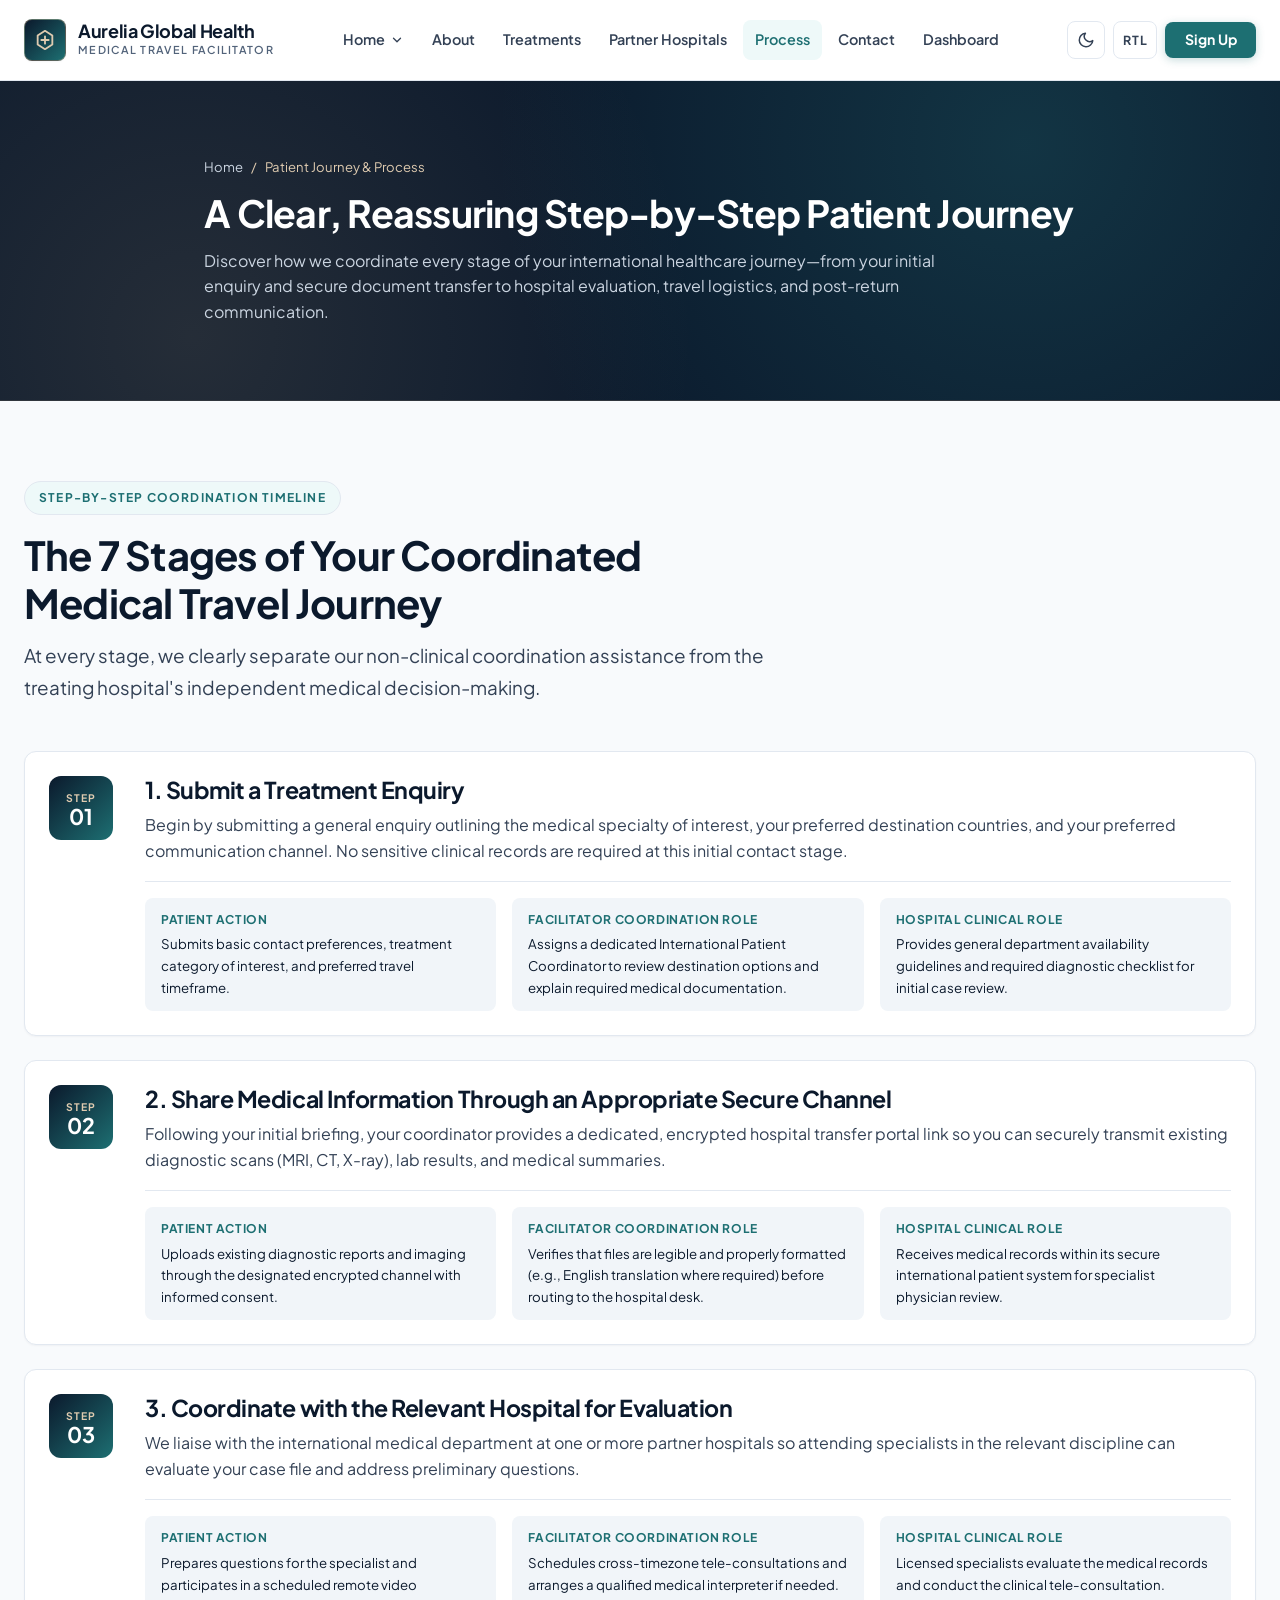
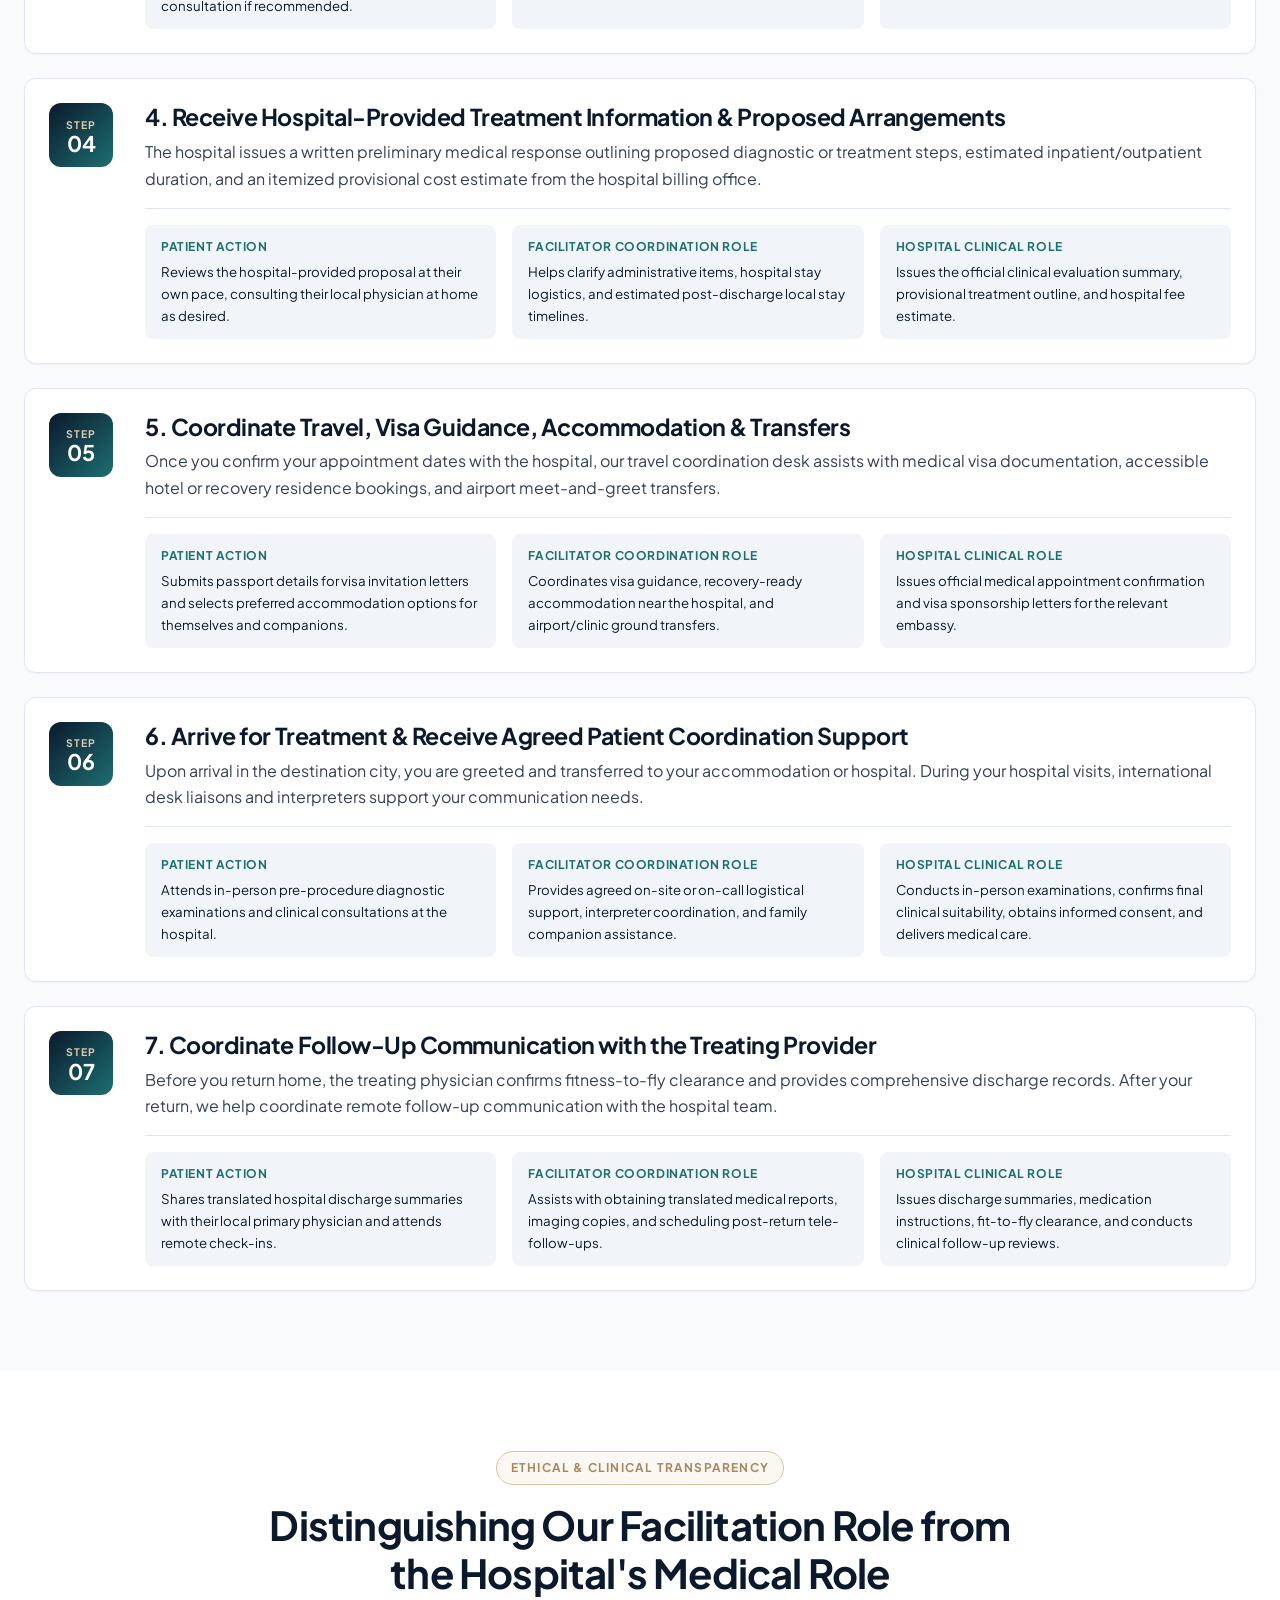
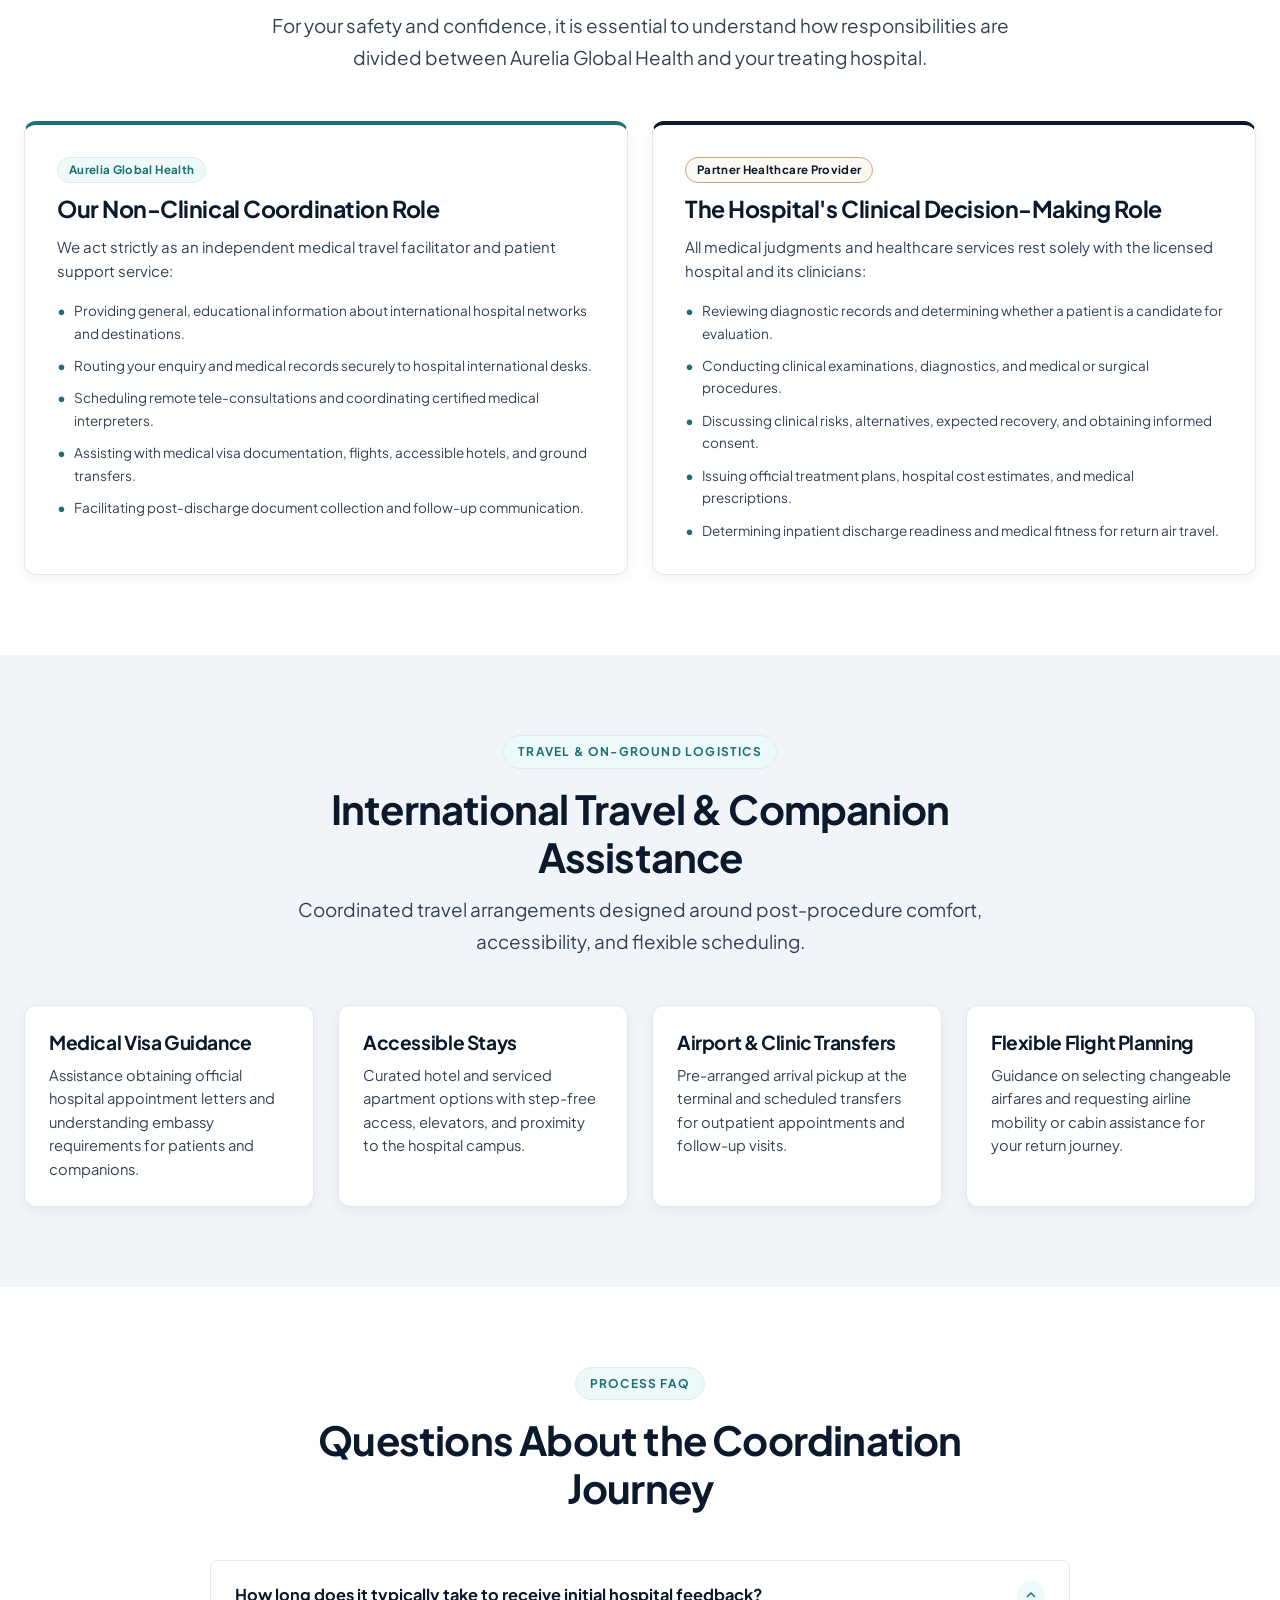
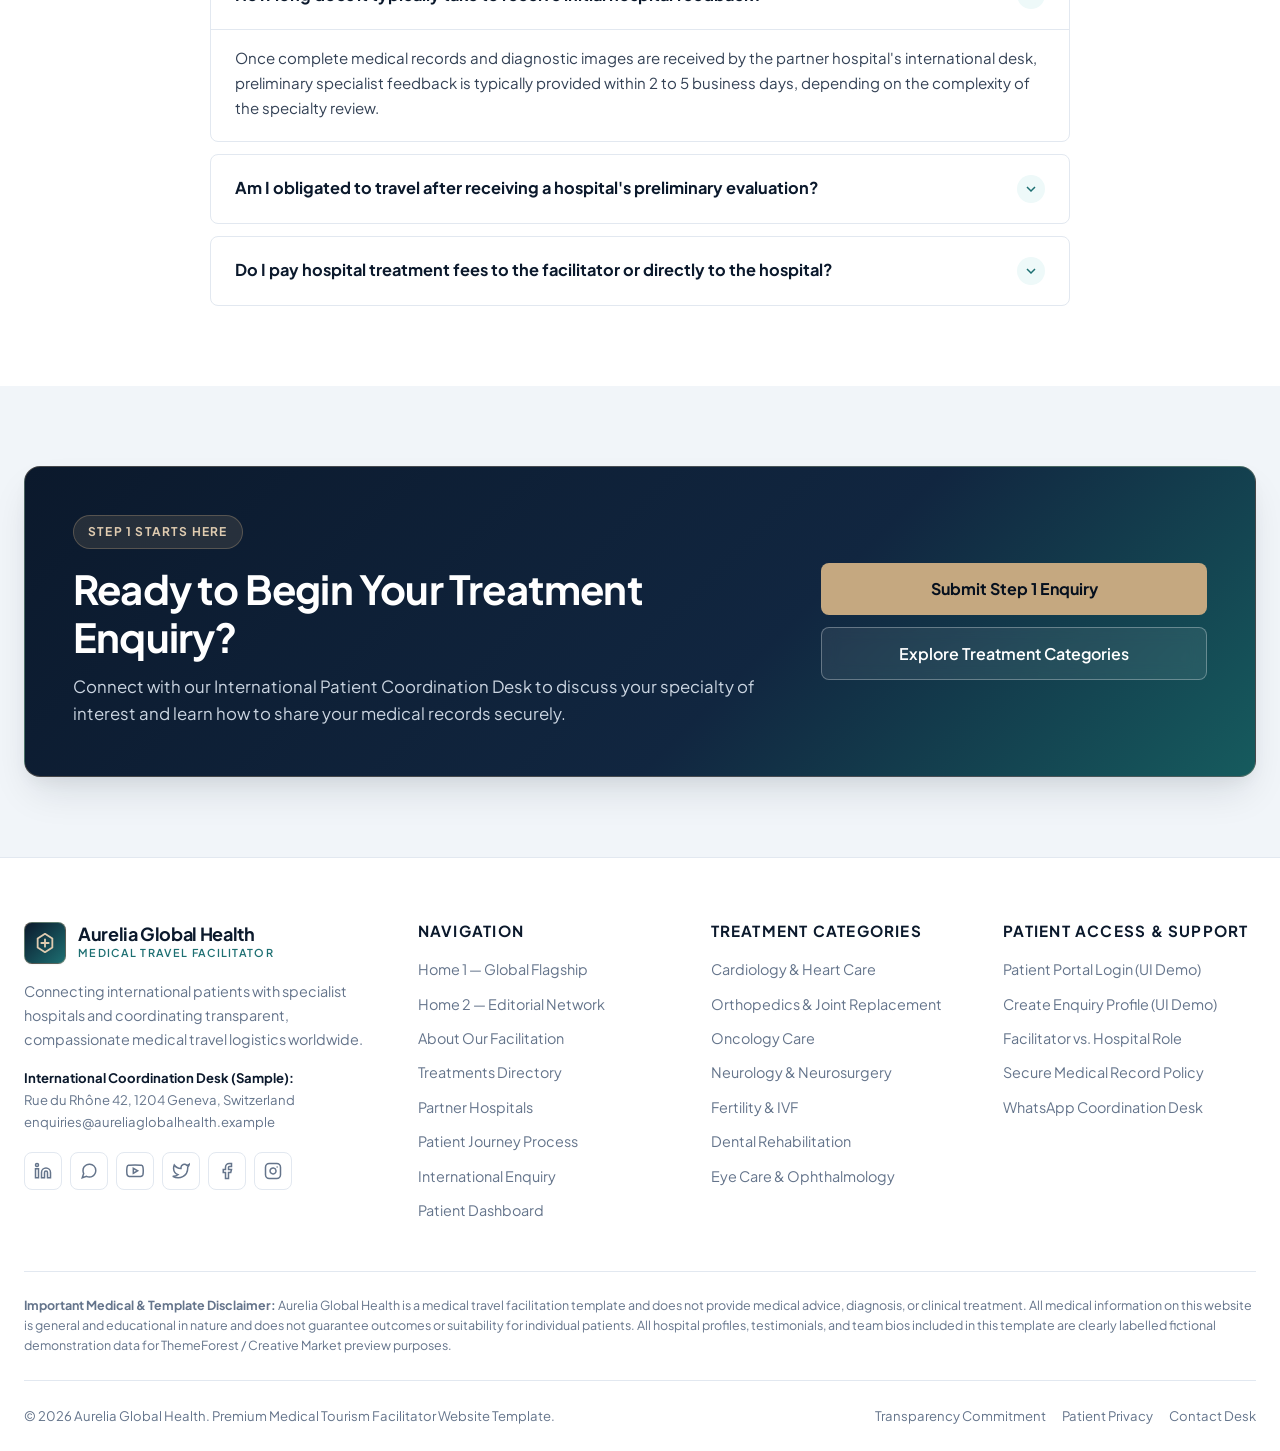
<file: process.html>
<!DOCTYPE html>
<html lang="en" data-theme="light">
<head>
  <meta charset="UTF-8">
  <meta name="viewport" content="width=device-width, initial-scale=1.0">
  <title>7-Step Medical Travel Process &amp; Patient Journey | Aurelia Global Health</title>
  <meta name="description" content="Understand our transparent 7-step international patient coordination process, travel assistance services, and the clear distinction between our facilitation role and hospital clinical care.">
  <link rel="icon" type="image/svg+xml" href="assets/images/favicon.svg">
  <link rel="stylesheet" href="assets/css/styles.css">
</head>
<body>
  <a href="#main-content" class="skip-link">Skip to main content</a>

  <!-- Mandatory Sticky Navbar -->
  <header class="site-header">
    <div class="container navbar">
      <a href="index.html" class="brand-logo" aria-label="Aurelia Global Health Home">
        <div class="brand-mark" aria-hidden="true">
          <svg viewBox="0 0 24 24" width="22" height="22" fill="none" stroke="currentColor" stroke-width="2">
            <path d="M12 2L4 7v10l8 5 8-5V7l-8-5z" stroke-linejoin="round"/>
            <path d="M12 8v8M8 12h8" stroke-linecap="round"/>
          </svg>
        </div>
        <div class="brand-text">
          <span class="brand-name">Aurelia Global Health</span>
          <span class="brand-sub">Medical Travel Facilitator</span>
        </div>
      </a>

      <nav aria-label="Primary Navigation">
        <ul class="nav-menu" id="primary-nav-menu">
          <li class="nav-item has-dropdown">
            <button type="button" class="nav-link dropdown-toggle" aria-expanded="false" aria-haspopup="true">
              Home
              <svg class="chevron-icon" viewBox="0 0 24 24" fill="none" stroke="currentColor" stroke-width="2.2">
                <path d="M6 9l6 6 6-6" stroke-linecap="round" stroke-linejoin="round"/>
              </svg>
            </button>
            <div class="dropdown-menu" role="menu">
              <a href="index.html" class="dropdown-link" role="menuitem">
                <span class="dropdown-link-title">Home 1 — Global Flagship</span>
                <span class="dropdown-link-desc">Classic international patient coordination showcase</span>
              </a>
              <a href="home-2.html" class="dropdown-link" role="menuitem">
                <span class="dropdown-link-title">Home 2 — Editorial Network</span>
                <span class="dropdown-link-desc">Editorial hospital showcase &amp; interactive pathway finder</span>
              </a>
            </div>
          </li>
          <li class="nav-item"><a href="about.html" class="nav-link">About</a></li>
          <li class="nav-item"><a href="treatments.html" class="nav-link">Treatments</a></li>
          <li class="nav-item"><a href="hospitals.html" class="nav-link">Partner Hospitals</a></li>
          <li class="nav-item"><a href="process.html" class="nav-link active">Process</a></li>
          <li class="nav-item"><a href="contact.html" class="nav-link">Contact</a></li>
          <li class="nav-item"><a href="dashboard.html" class="nav-link">Dashboard</a></li>

          <!-- Mobile Menu Actions (Shown on Mobile & Tab Views) -->
          <li class="mobile-menu-actions">
            <div class="mobile-menu-toggles">
              <button type="button" class="theme-toggle" aria-label="Switch theme" title="Toggle Light/Dark Theme">
                <svg class="icon-moon" viewBox="0 0 24 24" fill="none" stroke="currentColor" stroke-width="2">
                  <path d="M21 12.79A9 9 0 1 1 11.21 3 7 7 0 0 0 21 12.79z" stroke-linecap="round" stroke-linejoin="round"/>
                </svg>
                <svg class="icon-sun" viewBox="0 0 24 24" fill="none" stroke="currentColor" stroke-width="2">
                  <circle cx="12" cy="12" r="5"/>
                  <path d="M12 1v2M12 21v2M4.22 4.22l1.42 1.42M18.36 18.36l1.42 1.42M1 12h2M21 12h2M4.22 19.78l1.42-1.42M18.36 5.64l1.42-1.42" stroke-linecap="round"/>
                </svg>
              </button>
              <button type="button" class="rtl-toggle" aria-label="Toggle text direction" title="Toggle RTL/LTR Direction">RTL</button>
            </div>
            <a href="signup.html" class="btn btn-primary btn-full">Sign Up</a>
          </li>
        </ul>
      </nav>

      <div class="nav-actions">
        <!-- Theme & RTL Buttons on the left side of Sign Up -->
        <button type="button" class="theme-toggle" aria-label="Switch theme" title="Toggle Light/Dark Theme">
          <svg class="icon-moon" viewBox="0 0 24 24" fill="none" stroke="currentColor" stroke-width="2">
            <path d="M21 12.79A9 9 0 1 1 11.21 3 7 7 0 0 0 21 12.79z" stroke-linecap="round" stroke-linejoin="round"/>
          </svg>
          <svg class="icon-sun" viewBox="0 0 24 24" fill="none" stroke="currentColor" stroke-width="2">
            <circle cx="12" cy="12" r="5"/>
            <path d="M12 1v2M12 21v2M4.22 4.22l1.42 1.42M18.36 18.36l1.42 1.42M1 12h2M21 12h2M4.22 19.78l1.42-1.42M18.36 5.64l1.42-1.42" stroke-linecap="round"/>
          </svg>
        </button>

        <button type="button" class="rtl-toggle" aria-label="Toggle text direction" title="Toggle RTL/LTR Direction">RTL</button>

        <a href="signup.html" class="btn btn-primary btn-sm nav-signup-btn">Sign Up</a>

        <button type="button" class="mobile-menu-toggle" aria-expanded="false" aria-controls="primary-nav-menu" aria-label="Toggle navigation menu">
          <svg class="icon-menu" viewBox="0 0 24 24" fill="none" stroke="currentColor" stroke-width="2">
            <path d="M3 12h18M3 6h18M3 18h18" stroke-linecap="round"/>
          </svg>
          <svg class="icon-close" viewBox="0 0 24 24" fill="none" stroke="currentColor" stroke-width="2">
            <path d="M18 6L6 18M6 6l12 12" stroke-linecap="round"/>
          </svg>
        </button>
      </div>
    </div>
  </header>

  <main id="main-content">
    <!-- Page Hero -->
    <section class="page-hero">
      <div class="container page-hero-inner">
        <nav class="breadcrumb" aria-label="Breadcrumb">
          <a href="index.html">Home</a>
          <span>/</span>
          <span aria-current="page">Patient Journey &amp; Process</span>
        </nav>
        <h1>A Clear, Reassuring Step-by-Step Patient Journey</h1>
        <p>
          Discover how we coordinate every stage of your international healthcare journey—from your initial enquiry and secure document transfer to hospital evaluation, travel logistics, and post-return communication.
        </p>
      </div>
    </section>

    <!-- 1. THE 7-STEP VISUAL JOURNEY TIMELINE -->
    <section class="section">
      <div class="container">
        <div class="section-header">
          <span class="eyebrow">Step-by-Step Coordination Timeline</span>
          <h2>The 7 Stages of Your Coordinated Medical Travel Journey</h2>
          <p class="lead" style="margin-top: var(--space-3);">
            At every stage, we clearly separate our non-clinical coordination assistance from the treating hospital's independent medical decision-making.
          </p>
        </div>

        <div class="journey-timeline">
          <!-- Step 1 -->
          <article class="journey-step-item">
            <div class="journey-step-badge">
              <span>Step</span>
              <span>01</span>
            </div>
            <div>
              <h3 style="margin-bottom: var(--space-2);">1. Submit a Treatment Enquiry</h3>
              <p style="color: var(--text-secondary);">
                Begin by submitting a general enquiry outlining the medical specialty of interest, your preferred destination countries, and your preferred communication channel. No sensitive clinical records are required at this initial contact stage.
              </p>
              <div class="journey-roles-grid">
                <div class="role-box">
                  <strong>Patient Action</strong>
                  Submits basic contact preferences, treatment category of interest, and preferred travel timeframe.
                </div>
                <div class="role-box">
                  <strong>Facilitator Coordination Role</strong>
                  Assigns a dedicated International Patient Coordinator to review destination options and explain required medical documentation.
                </div>
                <div class="role-box">
                  <strong>Hospital Clinical Role</strong>
                  Provides general department availability guidelines and required diagnostic checklist for initial case review.
                </div>
              </div>
            </div>
          </article>

          <!-- Step 2 -->
          <article class="journey-step-item">
            <div class="journey-step-badge">
              <span>Step</span>
              <span>02</span>
            </div>
            <div>
              <h3 style="margin-bottom: var(--space-2);">2. Share Medical Information Through an Appropriate Secure Channel</h3>
              <p style="color: var(--text-secondary);">
                Following your initial briefing, your coordinator provides a dedicated, encrypted hospital transfer portal link so you can securely transmit existing diagnostic scans (MRI, CT, X-ray), lab results, and medical summaries.
              </p>
              <div class="journey-roles-grid">
                <div class="role-box">
                  <strong>Patient Action</strong>
                  Uploads existing diagnostic reports and imaging through the designated encrypted channel with informed consent.
                </div>
                <div class="role-box">
                  <strong>Facilitator Coordination Role</strong>
                  Verifies that files are legible and properly formatted (e.g., English translation where required) before routing to the hospital desk.
                </div>
                <div class="role-box">
                  <strong>Hospital Clinical Role</strong>
                  Receives medical records within its secure international patient system for specialist physician review.
                </div>
              </div>
            </div>
          </article>

          <!-- Step 3 -->
          <article class="journey-step-item">
            <div class="journey-step-badge">
              <span>Step</span>
              <span>03</span>
            </div>
            <div>
              <h3 style="margin-bottom: var(--space-2);">3. Coordinate with the Relevant Hospital for Evaluation</h3>
              <p style="color: var(--text-secondary);">
                We liaise with the international medical department at one or more partner hospitals so attending specialists in the relevant discipline can evaluate your case file and address preliminary questions.
              </p>
              <div class="journey-roles-grid">
                <div class="role-box">
                  <strong>Patient Action</strong>
                  Prepares questions for the specialist and participates in a scheduled remote video consultation if recommended.
                </div>
                <div class="role-box">
                  <strong>Facilitator Coordination Role</strong>
                  Schedules cross-timezone tele-consultations and arranges a qualified medical interpreter if needed.
                </div>
                <div class="role-box">
                  <strong>Hospital Clinical Role</strong>
                  Licensed specialists evaluate the medical records and conduct the clinical tele-consultation.
                </div>
              </div>
            </div>
          </article>

          <!-- Step 4 -->
          <article class="journey-step-item">
            <div class="journey-step-badge">
              <span>Step</span>
              <span>04</span>
            </div>
            <div>
              <h3 style="margin-bottom: var(--space-2);">4. Receive Hospital-Provided Treatment Information &amp; Proposed Arrangements</h3>
              <p style="color: var(--text-secondary);">
                The hospital issues a written preliminary medical response outlining proposed diagnostic or treatment steps, estimated inpatient/outpatient duration, and an itemized provisional cost estimate from the hospital billing office.
              </p>
              <div class="journey-roles-grid">
                <div class="role-box">
                  <strong>Patient Action</strong>
                  Reviews the hospital-provided proposal at their own pace, consulting their local physician at home as desired.
                </div>
                <div class="role-box">
                  <strong>Facilitator Coordination Role</strong>
                  Helps clarify administrative items, hospital stay logistics, and estimated post-discharge local stay timelines.
                </div>
                <div class="role-box">
                  <strong>Hospital Clinical Role</strong>
                  Issues the official clinical evaluation summary, provisional treatment outline, and hospital fee estimate.
                </div>
              </div>
            </div>
          </article>

          <!-- Step 5 -->
          <article class="journey-step-item">
            <div class="journey-step-badge">
              <span>Step</span>
              <span>05</span>
            </div>
            <div>
              <h3 style="margin-bottom: var(--space-2);">5. Coordinate Travel, Visa Guidance, Accommodation &amp; Transfers</h3>
              <p style="color: var(--text-secondary);">
                Once you confirm your appointment dates with the hospital, our travel coordination desk assists with medical visa documentation, accessible hotel or recovery residence bookings, and airport meet-and-greet transfers.
              </p>
              <div class="journey-roles-grid">
                <div class="role-box">
                  <strong>Patient Action</strong>
                  Submits passport details for visa invitation letters and selects preferred accommodation options for themselves and companions.
                </div>
                <div class="role-box">
                  <strong>Facilitator Coordination Role</strong>
                  Coordinates visa guidance, recovery-ready accommodation near the hospital, and airport/clinic ground transfers.
                </div>
                <div class="role-box">
                  <strong>Hospital Clinical Role</strong>
                  Issues official medical appointment confirmation and visa sponsorship letters for the relevant embassy.
                </div>
              </div>
            </div>
          </article>

          <!-- Step 6 -->
          <article class="journey-step-item">
            <div class="journey-step-badge">
              <span>Step</span>
              <span>06</span>
            </div>
            <div>
              <h3 style="margin-bottom: var(--space-2);">6. Arrive for Treatment &amp; Receive Agreed Patient Coordination Support</h3>
              <p style="color: var(--text-secondary);">
                Upon arrival in the destination city, you are greeted and transferred to your accommodation or hospital. During your hospital visits, international desk liaisons and interpreters support your communication needs.
              </p>
              <div class="journey-roles-grid">
                <div class="role-box">
                  <strong>Patient Action</strong>
                  Attends in-person pre-procedure diagnostic examinations and clinical consultations at the hospital.
                </div>
                <div class="role-box">
                  <strong>Facilitator Coordination Role</strong>
                  Provides agreed on-site or on-call logistical support, interpreter coordination, and family companion assistance.
                </div>
                <div class="role-box">
                  <strong>Hospital Clinical Role</strong>
                  Conducts in-person examinations, confirms final clinical suitability, obtains informed consent, and delivers medical care.
                </div>
              </div>
            </div>
          </article>

          <!-- Step 7 -->
          <article class="journey-step-item">
            <div class="journey-step-badge">
              <span>Step</span>
              <span>07</span>
            </div>
            <div>
              <h3 style="margin-bottom: var(--space-2);">7. Coordinate Follow-Up Communication with the Treating Provider</h3>
              <p style="color: var(--text-secondary);">
                Before you return home, the treating physician confirms fitness-to-fly clearance and provides comprehensive discharge records. After your return, we help coordinate remote follow-up communication with the hospital team.
              </p>
              <div class="journey-roles-grid">
                <div class="role-box">
                  <strong>Patient Action</strong>
                  Shares translated hospital discharge summaries with their local primary physician and attends remote check-ins.
                </div>
                <div class="role-box">
                  <strong>Facilitator Coordination Role</strong>
                  Assists with obtaining translated medical reports, imaging copies, and scheduling post-return tele-follow-ups.
                </div>
                <div class="role-box">
                  <strong>Hospital Clinical Role</strong>
                  Issues discharge summaries, medication instructions, fit-to-fly clearance, and conducts clinical follow-up reviews.
                </div>
              </div>
            </div>
          </article>
        </div>
      </div>
    </section>

    <!-- 2. CLEAR ROLE DISTINCTION MATRIX -->
    <section class="section section-surface" id="role-distinction">
      <div class="container">
        <div class="section-header centered">
          <span class="eyebrow eyebrow-champagne">Ethical &amp; Clinical Transparency</span>
          <h2>Distinguishing Our Facilitation Role from the Hospital's Medical Role</h2>
          <p class="lead" style="margin-top: var(--space-3);">
            For your safety and confidence, it is essential to understand how responsibilities are divided between Aurelia Global Health and your treating hospital.
          </p>
        </div>

        <div class="grid-2">
          <div class="card" style="padding: var(--space-8); border-top: 4px solid var(--color-teal-600);">
            <span class="badge badge-teal" style="align-self: flex-start; margin-bottom: var(--space-3);">Aurelia Global Health</span>
            <h3 style="margin-bottom: var(--space-3);">Our Non-Clinical Coordination Role</h3>
            <p style="color: var(--text-secondary); font-size: 0.94rem; margin-bottom: var(--space-4);">
              We act strictly as an independent medical travel facilitator and patient support service:
            </p>
            <ul class="procedure-list" style="margin-bottom: 0; gap: 10px;">
              <li>Providing general, educational information about international hospital networks and destinations.</li>
              <li>Routing your enquiry and medical records securely to hospital international desks.</li>
              <li>Scheduling remote tele-consultations and coordinating certified medical interpreters.</li>
              <li>Assisting with medical visa documentation, flights, accessible hotels, and ground transfers.</li>
              <li>Facilitating post-discharge document collection and follow-up communication.</li>
            </ul>
          </div>

          <div class="card" style="padding: var(--space-8); border-top: 4px solid var(--color-navy-900);">
            <span class="badge badge-sample" style="align-self: flex-start; margin-bottom: var(--space-3);">Partner Healthcare Provider</span>
            <h3 style="margin-bottom: var(--space-3);">The Hospital's Clinical Decision-Making Role</h3>
            <p style="color: var(--text-secondary); font-size: 0.94rem; margin-bottom: var(--space-4);">
              All medical judgments and healthcare services rest solely with the licensed hospital and its clinicians:
            </p>
            <ul class="procedure-list" style="margin-bottom: 0; gap: 10px;">
              <li>Reviewing diagnostic records and determining whether a patient is a candidate for evaluation.</li>
              <li>Conducting clinical examinations, diagnostics, and medical or surgical procedures.</li>
              <li>Discussing clinical risks, alternatives, expected recovery, and obtaining informed consent.</li>
              <li>Issuing official treatment plans, hospital cost estimates, and medical prescriptions.</li>
              <li>Determining inpatient discharge readiness and medical fitness for return air travel.</li>
            </ul>
          </div>
        </div>
      </div>
    </section>

    <!-- 3. INTERNATIONAL TRAVEL ASSISTANCE & PATIENT SUPPORT SERVICES -->
    <section class="section section-alt">
      <div class="container">
        <div class="section-header centered">
          <span class="eyebrow">Travel &amp; On-Ground Logistics</span>
          <h2>International Travel &amp; Companion Assistance</h2>
          <p class="lead" style="margin-top: var(--space-3);">
            Coordinated travel arrangements designed around post-procedure comfort, accessibility, and flexible scheduling.
          </p>
        </div>

        <div class="grid-4">
          <div class="card" style="padding: var(--space-6);">
            <h3 class="card-title">Medical Visa Guidance</h3>
            <p class="card-text" style="margin-bottom: 0;">
              Assistance obtaining official hospital appointment letters and understanding embassy requirements for patients and companions.
            </p>
          </div>
          <div class="card" style="padding: var(--space-6);">
            <h3 class="card-title">Accessible Stays</h3>
            <p class="card-text" style="margin-bottom: 0;">
              Curated hotel and serviced apartment options with step-free access, elevators, and proximity to the hospital campus.
            </p>
          </div>
          <div class="card" style="padding: var(--space-6);">
            <h3 class="card-title">Airport &amp; Clinic Transfers</h3>
            <p class="card-text" style="margin-bottom: 0;">
              Pre-arranged arrival pickup at the terminal and scheduled transfers for outpatient appointments and follow-up visits.
            </p>
          </div>
          <div class="card" style="padding: var(--space-6);">
            <h3 class="card-title">Flexible Flight Planning</h3>
            <p class="card-text" style="margin-bottom: 0;">
              Guidance on selecting changeable airfares and requesting airline mobility or cabin assistance for your return journey.
            </p>
          </div>
        </div>
      </div>
    </section>

    <!-- 4. PROCESS FREQUENTLY ASKED QUESTIONS -->
    <section class="section section-surface">
      <div class="container">
        <div class="section-header centered">
          <span class="eyebrow">Process FAQ</span>
          <h2>Questions About the Coordination Journey</h2>
        </div>

        <div class="faq-list">
          <div class="faq-item is-open">
            <button type="button" class="faq-trigger" aria-expanded="true">
              <span>How long does it typically take to receive initial hospital feedback?</span>
              <span class="faq-icon" aria-hidden="true">
                <svg viewBox="0 0 24 24" width="16" height="16" fill="none" stroke="currentColor" stroke-width="2.2"><path d="M6 9l6 6 6-6"/></svg>
              </span>
            </button>
            <div class="faq-content">
              Once complete medical records and diagnostic images are received by the partner hospital's international desk, preliminary specialist feedback is typically provided within 2 to 5 business days, depending on the complexity of the specialty review.
            </div>
          </div>

          <div class="faq-item">
            <button type="button" class="faq-trigger" aria-expanded="false">
              <span>Am I obligated to travel after receiving a hospital's preliminary evaluation?</span>
              <span class="faq-icon" aria-hidden="true">
                <svg viewBox="0 0 24 24" width="16" height="16" fill="none" stroke="currentColor" stroke-width="2.2"><path d="M6 9l6 6 6-6"/></svg>
              </span>
            </button>
            <div class="faq-content">
              No. Reviewing hospital-provided information and participating in a preliminary coordination briefing carries no obligation to proceed with travel. We encourage patients to review all information carefully with their family and local physician.
            </div>
          </div>

          <div class="faq-item">
            <button type="button" class="faq-trigger" aria-expanded="false">
              <span>Do I pay hospital treatment fees to the facilitator or directly to the hospital?</span>
              <span class="faq-icon" aria-hidden="true">
                <svg viewBox="0 0 24 24" width="16" height="16" fill="none" stroke="currentColor" stroke-width="2.2"><path d="M6 9l6 6 6-6"/></svg>
              </span>
            </button>
            <div class="faq-content">
              Medical and clinical treatment fees are settled directly with the treating hospital's international billing department or through approved international health insurance direct-billing arrangements where applicable.
            </div>
          </div>
        </div>
      </div>
    </section>

    <!-- 5. CONSULTATION CTA -->
    <section class="section section-alt">
      <div class="container">
        <div class="cta-banner">
          <div>
            <span class="eyebrow eyebrow-light">Step 1 Starts Here</span>
            <h2>Ready to Begin Your Treatment Enquiry?</h2>
            <p>
              Connect with our International Patient Coordination Desk to discuss your specialty of interest and learn how to share your medical records securely.
            </p>
          </div>
          <div class="cta-banner-actions">
            <a href="contact.html" class="btn btn-champagne btn-lg">Submit Step 1 Enquiry</a>
            <a href="treatments.html" class="btn btn-outline-light btn-lg">Explore Treatment Categories</a>
          </div>
        </div>
      </div>
    </section>
  </main>

  <!-- Professional Multi-Column Footer -->
  <footer class="site-footer">
    <div class="container">
      <div class="footer-grid">
        <div>
          <a href="index.html" class="brand-logo" style="margin-bottom: var(--space-4);">
            <div class="brand-mark" aria-hidden="true">
              <svg viewBox="0 0 24 24" width="22" height="22" fill="none" stroke="currentColor" stroke-width="2">
                <path d="M12 2L4 7v10l8 5 8-5V7l-8-5z" stroke-linejoin="round"/>
                <path d="M12 8v8M8 12h8" stroke-linecap="round"/>
              </svg>
            </div>
            <div class="brand-text">
              <span class="brand-name" style="color: var(--text-footer-heading);">Aurelia Global Health</span>
              <span class="brand-sub" style="color: var(--accent-primary);">Medical Travel Facilitator</span>
            </div>
          </a>
          <p style="font-size: 0.9rem; color: var(--text-footer-muted); margin-bottom: var(--space-4); max-width: 340px;">
            Connecting international patients with specialist hospitals and coordinating transparent, compassionate medical travel logistics worldwide.
          </p>
          <div style="font-size: 0.82rem; color: var(--text-footer-muted);">
            <strong style="color: var(--text-footer-heading);">International Coordination Desk (Sample):</strong><br>
            Rue du Rhône 42, 1204 Geneva, Switzerland<br>
            enquiries@aureliaglobalhealth.example
          </div>
          <!-- Social Icons with Hover States -->
          <div class="footer-socials" aria-label="Follow us on social media">
            <a href="https://linkedin.com" target="_blank" rel="noopener noreferrer" class="footer-social-link" aria-label="LinkedIn" title="LinkedIn">
              <svg viewBox="0 0 24 24" fill="none" stroke="currentColor" stroke-width="2">
                <path d="M16 8a6 6 0 0 1 6 6v7h-4v-7a2 2 0 0 0-2-2 2 2 0 0 0-2 2v7h-4v-7a6 6 0 0 1 6-6z"/>
                <rect x="2" y="9" width="4" height="12"/>
                <circle cx="4" cy="4" r="2"/>
              </svg>
            </a>
            <a href="https://wa.me/41225180900" target="_blank" rel="noopener noreferrer" class="footer-social-link" aria-label="WhatsApp" title="WhatsApp Direct Desk">
              <svg viewBox="0 0 24 24" fill="none" stroke="currentColor" stroke-width="2">
                <path d="M21 11.5a8.38 8.38 0 0 1-.9 3.8 8.5 8.5 0 0 1-7.6 4.7 8.38 8.38 0 0 1-3.8-.9L3 21l1.9-5.7a8.38 8.38 0 0 1-.9-3.8 8.5 8.5 0 0 1 4.7-7.6 8.38 8.38 0 0 1 3.8-.9h.5a8.48 8.48 0 0 1 8 8v.5z"/>
              </svg>
            </a>
            <a href="https://youtube.com" target="_blank" rel="noopener noreferrer" class="footer-social-link" aria-label="YouTube" title="YouTube Hospital Tours">
              <svg viewBox="0 0 24 24" fill="none" stroke="currentColor" stroke-width="2">
                <path d="M22.54 6.42a2.78 2.78 0 0 0-1.94-2C18.88 4 12 4 12 4s-6.88 0-8.6.46a2.78 2.78 0 0 0-1.94 2A29 29 0 0 0 1 11.75a29 29 0 0 0 .46 5.33A2.78 2.78 0 0 0 3.4 19c1.72.46 8.6.46 8.6.46s6.88 0 8.6-.46a2.78 2.78 0 0 0 1.94-2 29 29 0 0 0 .46-5.25 29 29 0 0 0-.46-5.33z"/>
                <polygon points="9.75 15.02 15.5 11.75 9.75 8.48 9.75 15.02"/>
              </svg>
            </a>
            <a href="https://twitter.com" target="_blank" rel="noopener noreferrer" class="footer-social-link" aria-label="X / Twitter" title="X (Twitter)">
              <svg viewBox="0 0 24 24" fill="none" stroke="currentColor" stroke-width="2">
                <path d="M23 3a10.9 10.9 0 0 1-3.14 1.53 4.48 4.48 0 0 0-7.86 3v1A10.66 10.66 0 0 1 3 4s-4 9 5 13a11.64 11.64 0 0 1-7 2c9 5 20 0 20-11.5a4.5 4.5 0 0 0-.08-.83A7.72 7.72 0 0 0 23 3z"/>
              </svg>
            </a>
            <a href="https://facebook.com" target="_blank" rel="noopener noreferrer" class="footer-social-link" aria-label="Facebook" title="Facebook">
              <svg viewBox="0 0 24 24" fill="none" stroke="currentColor" stroke-width="2">
                <path d="M18 2h-3a5 5 0 0 0-5 5v3H7v4h3v8h4v-8h3l1-4h-4V7a1 1 0 0 1 1-1h3z"/>
              </svg>
            </a>
            <a href="https://instagram.com" target="_blank" rel="noopener noreferrer" class="footer-social-link" aria-label="Instagram" title="Instagram">
              <svg viewBox="0 0 24 24" fill="none" stroke="currentColor" stroke-width="2" stroke-linecap="round" stroke-linejoin="round">
                <rect x="2" y="2" width="20" height="20" rx="5" ry="5"/>
                <path d="M16 11.37A4 4 0 1 1 12.63 8 4 4 0 0 1 16 11.37z"/>
                <line x1="17.5" y1="6.5" x2="17.51" y2="6.5"/>
              </svg>
            </a>
          </div>
        </div>

        <div>
          <h3 class="footer-heading">Navigation</h3>
          <ul class="footer-links">
            <li><a href="index.html">Home 1 — Global Flagship</a></li>
            <li><a href="home-2.html">Home 2 — Editorial Network</a></li>
            <li><a href="about.html">About Our Facilitation</a></li>
            <li><a href="treatments.html">Treatments Directory</a></li>
            <li><a href="hospitals.html">Partner Hospitals</a></li>
            <li><a href="process.html">Patient Journey Process</a></li>
            <li><a href="contact.html">International Enquiry</a></li>
            <li><a href="dashboard.html">Patient Dashboard</a></li>
          </ul>
        </div>

        <div>
          <h3 class="footer-heading">Treatment Categories</h3>
          <ul class="footer-links">
            <li><a href="treatments.html?category=cardiology">Cardiology &amp; Heart Care</a></li>
            <li><a href="treatments.html?category=orthopedics">Orthopedics &amp; Joint Replacement</a></li>
            <li><a href="treatments.html?category=oncology">Oncology Care</a></li>
            <li><a href="treatments.html?category=neurology">Neurology &amp; Neurosurgery</a></li>
            <li><a href="treatments.html?category=fertility-ivf">Fertility &amp; IVF</a></li>
            <li><a href="treatments.html?category=dental">Dental Rehabilitation</a></li>
            <li><a href="treatments.html?category=eye-care">Eye Care &amp; Ophthalmology</a></li>
          </ul>
        </div>

        <div>
          <h3 class="footer-heading">Patient Access &amp; Support</h3>
          <ul class="footer-links">
            <li><a href="login.html">Patient Portal Login (UI Demo)</a></li>
            <li><a href="signup.html">Create Enquiry Profile (UI Demo)</a></li>
            <li><a href="process.html#role-distinction">Facilitator vs. Hospital Role</a></li>
            <li><a href="contact.html#secure-records">Secure Medical Record Policy</a></li>
            <li><a href="contact.html">WhatsApp Coordination Desk</a></li>
          </ul>
        </div>
      </div>

      <div class="footer-disclaimer">
        <strong>Important Medical &amp; Template Disclaimer:</strong> Aurelia Global Health is a medical travel facilitation template and does not provide medical advice, diagnosis, or clinical treatment. All medical information on this website is general and educational in nature and does not guarantee outcomes or suitability for individual patients. All hospital profiles, testimonials, and team bios included in this template are clearly labelled fictional demonstration data for ThemeForest / Creative Market preview purposes.
      </div>

      <div class="footer-bottom">
        <span>&copy; 2026 Aurelia Global Health. Premium Medical Tourism Facilitator Website Template.</span>
        <div style="display: flex; gap: var(--space-4);">
          <a href="about.html">Transparency Commitment</a>
          <a href="process.html">Patient Privacy</a>
          <a href="contact.html">Contact Desk</a>
        </div>
      </div>
    </div>
  </footer>

  <script src="assets/js/data.js"></script>
  <script src="assets/js/main.js"></script>
</body>
</html>
</file>
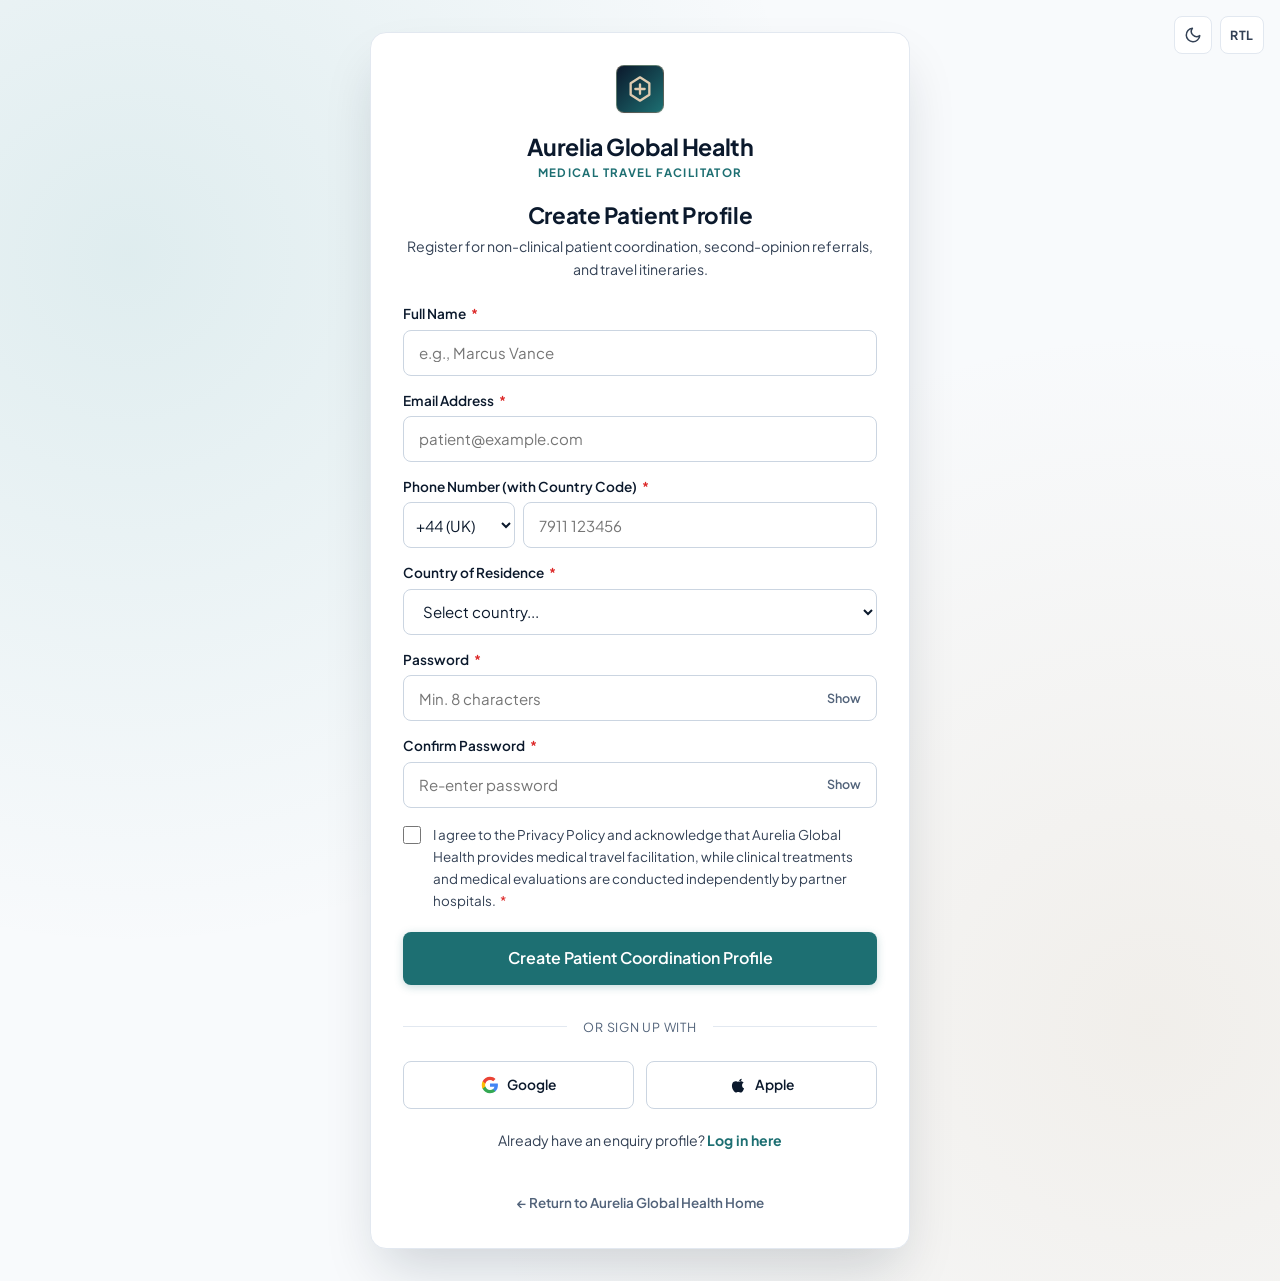
<file: signup.html>
<!DOCTYPE html>
<html lang="en" data-theme="light">
<head>
  <meta charset="UTF-8">
  <meta name="viewport" content="width=device-width, initial-scale=1.0">
  <title>Create Patient Profile | Aurelia Global Health</title>
  <meta name="description" content="Create an international patient coordination access profile on the Aurelia Global Health Medical Tourism Facilitator template.">
  <link rel="icon" type="image/svg+xml" href="assets/images/favicon.svg">
  <link rel="stylesheet" href="assets/css/styles.css">
</head>
<body>
  <a href="#main-content" class="skip-link">Skip to main content</a>

  <!-- Floating Theme & RTL Controls for Auth Pages -->
  <div class="auth-floating-controls">
    <button type="button" class="theme-toggle" aria-label="Switch theme" title="Toggle Light/Dark Theme">
      <svg class="icon-moon" viewBox="0 0 24 24" fill="none" stroke="currentColor" stroke-width="2">
        <path d="M21 12.79A9 9 0 1 1 11.21 3 7 7 0 0 0 21 12.79z" stroke-linecap="round" stroke-linejoin="round"/>
      </svg>
      <svg class="icon-sun" viewBox="0 0 24 24" fill="none" stroke="currentColor" stroke-width="2">
        <circle cx="12" cy="12" r="5"/>
        <path d="M12 1v2M12 21v2M4.22 4.22l1.42 1.42M18.36 18.36l1.42 1.42M1 12h2M21 12h2M4.22 19.78l1.42-1.42M18.36 5.64l1.42-1.42" stroke-linecap="round"/>
      </svg>
    </button>
    <button type="button" class="rtl-toggle" aria-label="Toggle text direction" title="Toggle RTL/LTR Direction">RTL</button>
  </div>

  <main id="main-content" class="auth-page-wrapper">
    <div class="auth-card-clean" style="max-width: 540px;">
      <!-- Centered Brand Header -->
      <div class="auth-header-center">
        <a href="index.html" class="brand-logo" aria-label="Aurelia Global Health Home" style="flex-direction: column; align-items: center; gap: var(--space-2);">
          <div class="brand-mark" aria-hidden="true" style="width: 48px; height: 48px;">
            <svg viewBox="0 0 24 24" width="28" height="28" fill="none" stroke="currentColor" stroke-width="2">
              <path d="M12 2L4 7v10l8 5 8-5V7l-8-5z" stroke-linejoin="round"/>
              <path d="M12 8v8M8 12h8" stroke-linecap="round"/>
            </svg>
          </div>
          <div class="brand-text" style="text-align: center;">
            <span class="brand-name" style="font-size: 1.45rem;">Aurelia Global Health</span>
            <span class="brand-sub">Medical Travel Facilitator</span>
          </div>
        </a>
        <h1>Create Patient Profile</h1>
        <p>Register for non-clinical patient coordination, second-opinion referrals, and travel itineraries.</p>
      </div>

      <!-- Sign Up Form (All input fields in separate lines) -->
      <form id="patient-signup-form" novalidate>
        <!-- Full Name Input -->
        <div class="form-group">
          <label for="signup-name" class="form-label">Full Name <span class="required-star">*</span></label>
          <input type="text" id="signup-name" name="fullName" class="form-control" placeholder="e.g., Marcus Vance" autocomplete="name" required>
          <span class="form-error">Please enter your full legal or preferred name.</span>
        </div>

        <!-- Email Address Input -->
        <div class="form-group">
          <label for="signup-email" class="form-label">Email Address <span class="required-star">*</span></label>
          <input type="email" id="signup-email" name="email" class="form-control" placeholder="patient@example.com" autocomplete="email" required>
          <span class="form-error">Please enter a valid email address.</span>
        </div>

        <!-- Phone Number Input (with Country Code) -->
        <div class="form-group">
          <label for="signup-phone" class="form-label">Phone Number (with Country Code) <span class="required-star">*</span></label>
          <div style="display: grid; grid-template-columns: 112px minmax(0, 1fr); gap: 8px;">
            <select name="countryCode" aria-label="Country Dialing Code" class="form-control" style="padding-inline: 8px;">
              <option value="+44">+44 (UK)</option>
              <option value="+1">+1 (US/CA)</option>
              <option value="+41">+41 (CH)</option>
              <option value="+49">+49 (DE)</option>
              <option value="+65">+65 (SG)</option>
              <option value="+971">+971 (UAE)</option>
              <option value="+61">+61 (AU)</option>
              <option value="+81">+81 (JP)</option>
            </select>
            <input type="tel" id="signup-phone" name="phone" class="form-control" placeholder="7911 123456" autocomplete="tel-national" required>
          </div>
          <span class="form-error">Please enter a valid phone number.</span>
        </div>

        <!-- Country of Residence Input -->
        <div class="form-group">
          <label for="signup-residence" class="form-label">Country of Residence <span class="required-star">*</span></label>
          <select id="signup-residence" name="residence" class="form-control" required>
            <option value="">Select country...</option>
            <option value="United Kingdom">United Kingdom</option>
            <option value="United States">United States</option>
            <option value="Canada">Canada</option>
            <option value="Switzerland">Switzerland</option>
            <option value="Germany">Germany</option>
            <option value="United Arab Emirates">United Arab Emirates</option>
            <option value="Singapore">Singapore</option>
            <option value="Australia">Australia</option>
            <option value="Other International">Other International Country</option>
          </select>
          <span class="form-error">Please select your country of residence.</span>
        </div>

        <!-- Password Input -->
        <div class="form-group">
          <label for="signup-password" class="form-label">Password <span class="required-star">*</span></label>
          <div class="password-wrapper">
            <input type="password" id="signup-password" name="password" class="form-control" placeholder="Min. 8 characters" autocomplete="new-password" required>
            <button type="button" class="password-toggle-btn" aria-label="Show password">Show</button>
          </div>
          <span class="form-error">Password must be at least 8 characters long.</span>
        </div>

        <!-- Confirm Password Input -->
        <div class="form-group">
          <label for="signup-confirm-password" class="form-label">Confirm Password <span class="required-star">*</span></label>
          <div class="password-wrapper">
            <input type="password" id="signup-confirm-password" name="confirmPassword" class="form-control" placeholder="Re-enter password" autocomplete="new-password" required>
            <button type="button" class="password-toggle-btn" aria-label="Show confirm password">Show</button>
          </div>
          <span class="form-error">Passwords do not match.</span>
        </div>

        <!-- Privacy Consent Checkbox -->
        <div class="form-group" style="margin-bottom: var(--space-5);">
          <label class="form-check">
            <input type="checkbox" name="privacyConsent" required>
            <span style="font-size: 0.84rem;">
              I agree to the Privacy Policy and acknowledge that Aurelia Global Health provides medical travel facilitation, while clinical treatments and medical evaluations are conducted independently by partner hospitals. <span class="required-star">*</span>
            </span>
          </label>
          <span class="form-error">You must accept the Privacy Policy to create a profile.</span>
        </div>

        <!-- Submit Button -->
        <button type="submit" class="btn btn-primary btn-lg btn-full" style="margin-bottom: var(--space-2);">
          Create Patient Coordination Profile
        </button>

        <div id="signup-form-feedback" class="form-feedback" role="status" aria-live="polite"></div>
      </form>

      <!-- Social Authentication Divider -->
      <div class="auth-divider">
        <span>Or sign up with</span>
      </div>

      <!-- Google and Apple Social Sign-In Buttons at Bottom -->
      <div class="auth-social-grid">
        <button type="button" class="btn-social" aria-label="Sign up with Google">
          <svg viewBox="0 0 24 24" width="18" height="18" fill="currentColor">
            <path d="M22.56 12.25c0-.78-.07-1.53-.2-2.25H12v4.26h5.92c-.26 1.37-1.04 2.53-2.21 3.31v2.77h3.57c2.08-1.92 3.28-4.74 3.28-8.09z" fill="#4285F4"/>
            <path d="M12 23c2.97 0 5.46-.98 7.28-2.66l-3.57-2.77c-.98.66-2.23 1.06-3.71 1.06-2.86 0-5.29-1.93-6.16-4.53H2.18v2.84C3.99 20.53 7.7 23 12 23z" fill="#34A853"/>
            <path d="M5.84 14.09c-.22-.66-.35-1.36-.35-2.09s.13-1.43.35-2.09V7.06H2.18C1.43 8.55 1 10.22 1 12s.43 3.45 1.18 4.94l2.85-2.22.81-.63z" fill="#FBBC05"/>
            <path d="M12 5.38c1.62 0 3.06.56 4.21 1.64l3.15-3.15C17.45 2.09 14.97 1 12 1 7.7 1 3.99 3.47 2.18 7.06l3.66 2.84c.87-2.6 3.3-4.52 6.16-4.52z" fill="#EA4335"/>
          </svg>
          <span>Google</span>
        </button>

        <button type="button" class="btn-social" aria-label="Sign up with Apple">
          <svg viewBox="0 0 24 24" width="18" height="18" fill="currentColor">
            <path d="M18.71 19.5c-.83 1.24-1.71 2.45-3.05 2.47-1.34.03-1.77-.79-3.29-.79-1.53 0-2 .77-3.27.82-1.31.05-2.3-1.32-3.14-2.53C4.25 17 2.94 12.45 4.7 9.39c.87-1.52 2.43-2.48 4.12-2.51 1.28-.02 2.5.87 3.29.87.78 0 2.26-1.07 3.81-.91.65.03 2.47.26 3.64 1.98-.09.06-2.17 1.28-2.15 3.81.03 3.02 2.65 4.03 2.68 4.04-.03.07-.42 1.44-1.38 2.83M15.97 6.37c.62-.75 1.04-1.8 0.93-2.85-.9.04-1.99.6-2.63 1.35-.57.65-1.07 1.72-.94 2.74 1 .08 2.02-.49 2.64-1.24z"/>
          </svg>
          <span>Apple</span>
        </button>
      </div>

      <!-- Footer Info Inside Card -->
      <div style="text-align: center; margin-top: var(--space-4); font-size: 0.88rem; color: var(--text-secondary);">
        <span>Already have an enquiry profile? </span>
        <a href="login.html" style="color: var(--accent-primary); font-weight: 700;">Log in here</a>
      </div>

      <div style="text-align: center; margin-top: var(--space-4);">
        <a href="index.html" class="auth-back-link">
          &larr; Return to Aurelia Global Health Home
        </a>
      </div>
    </div>
  </main>

  <script src="assets/js/data.js"></script>
  <script src="assets/js/main.js"></script>
</body>
</html>
</file>
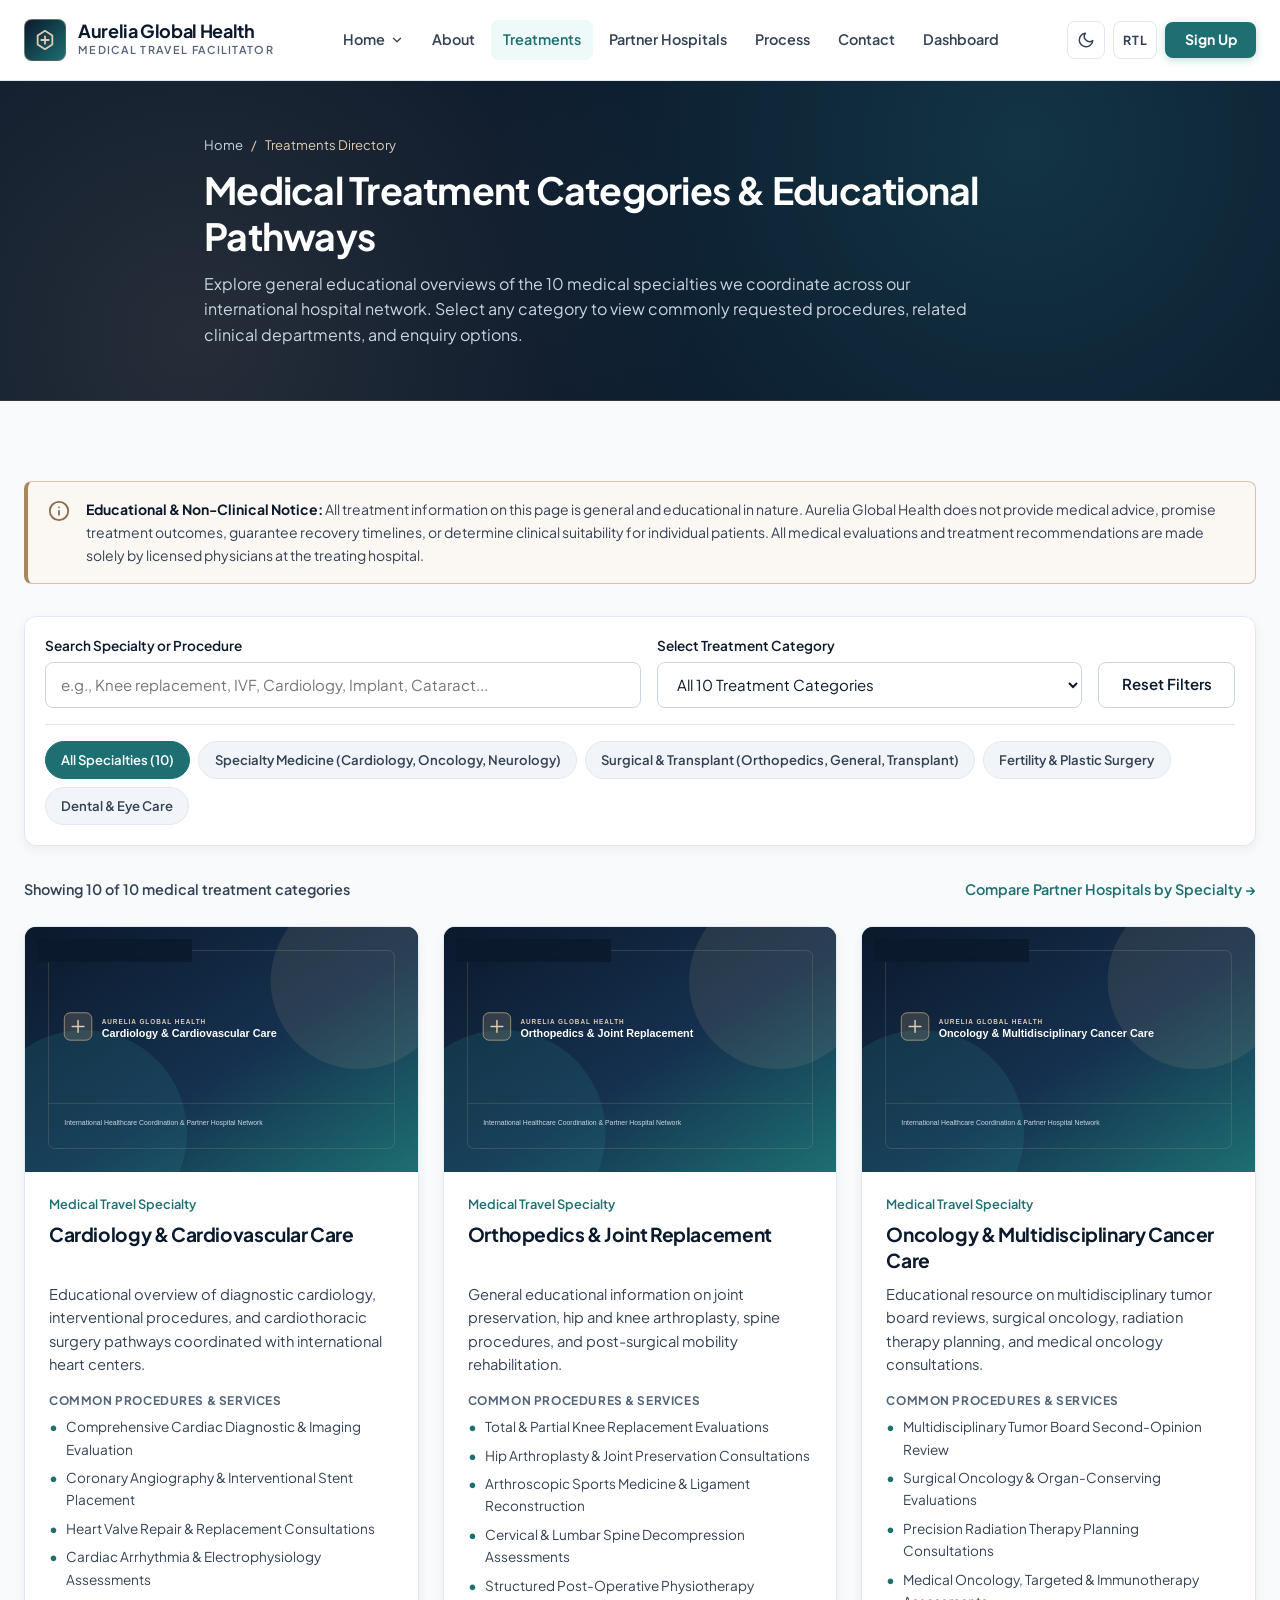
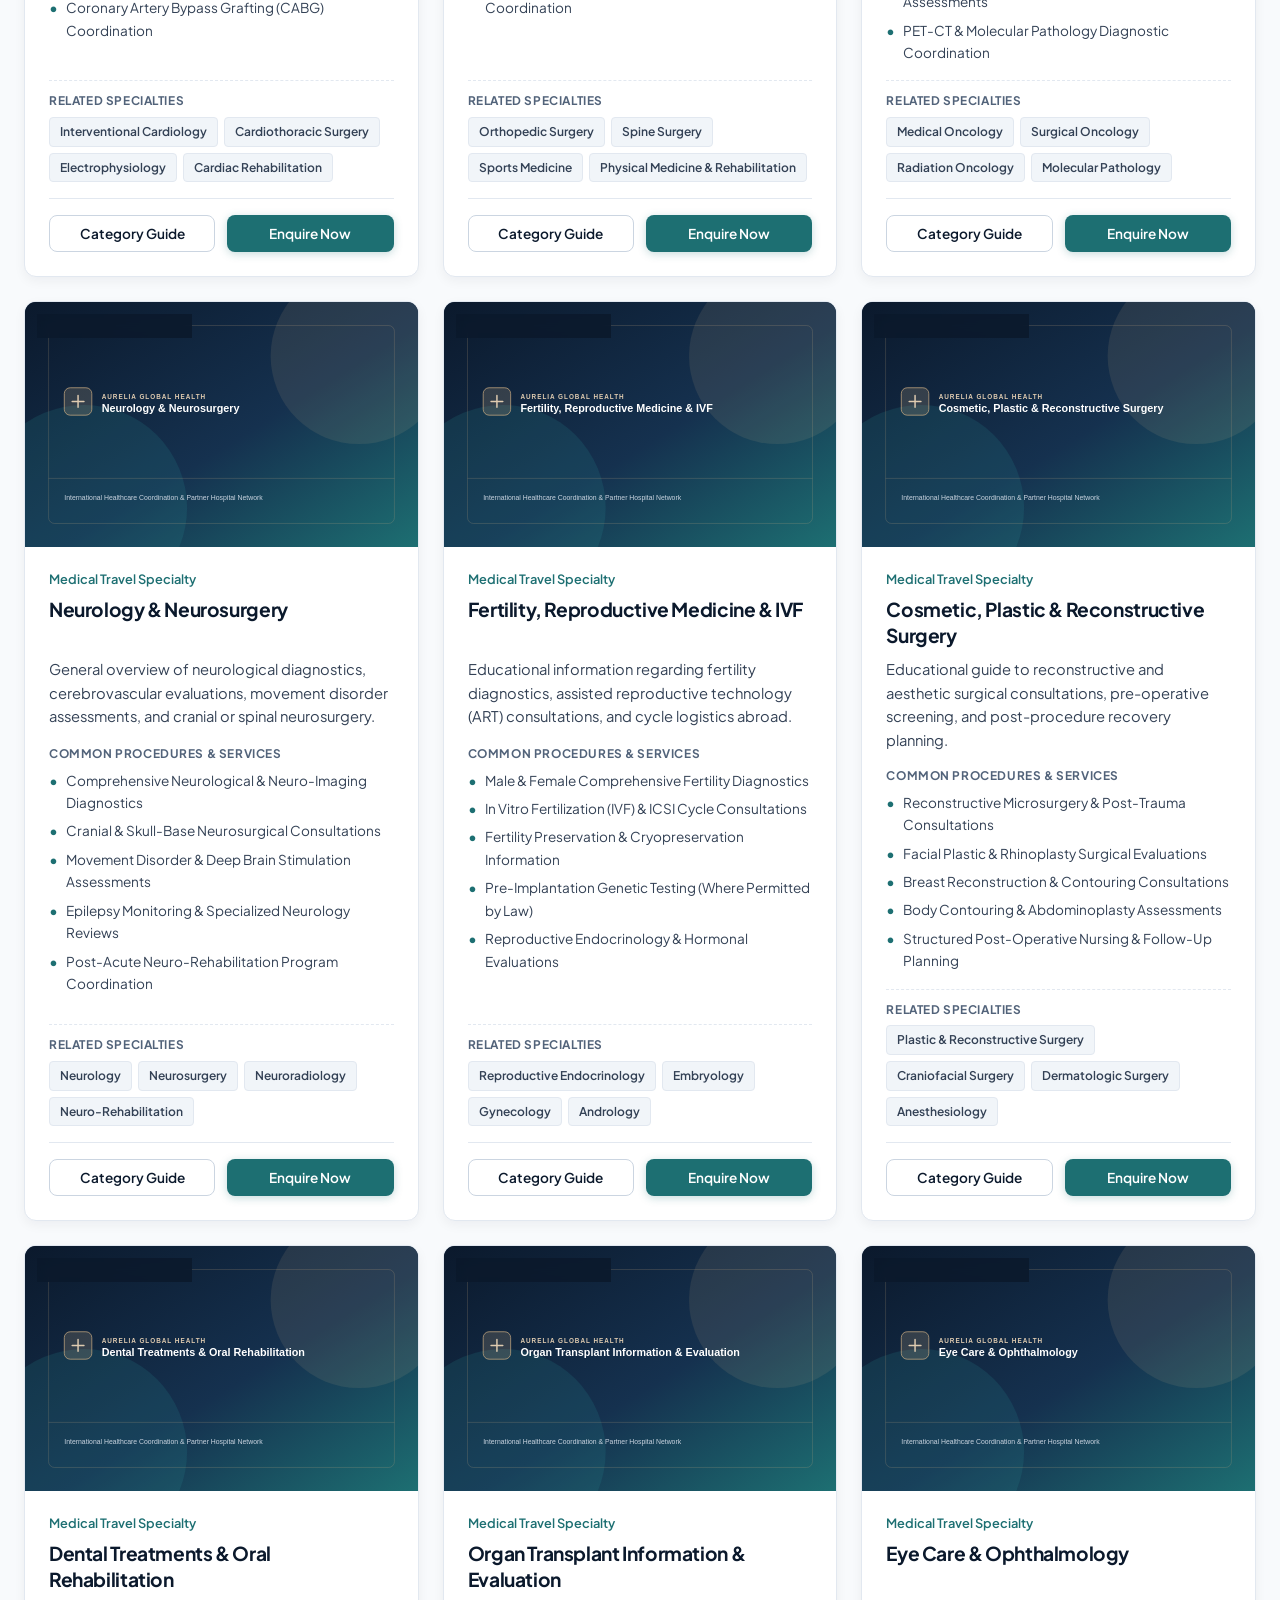
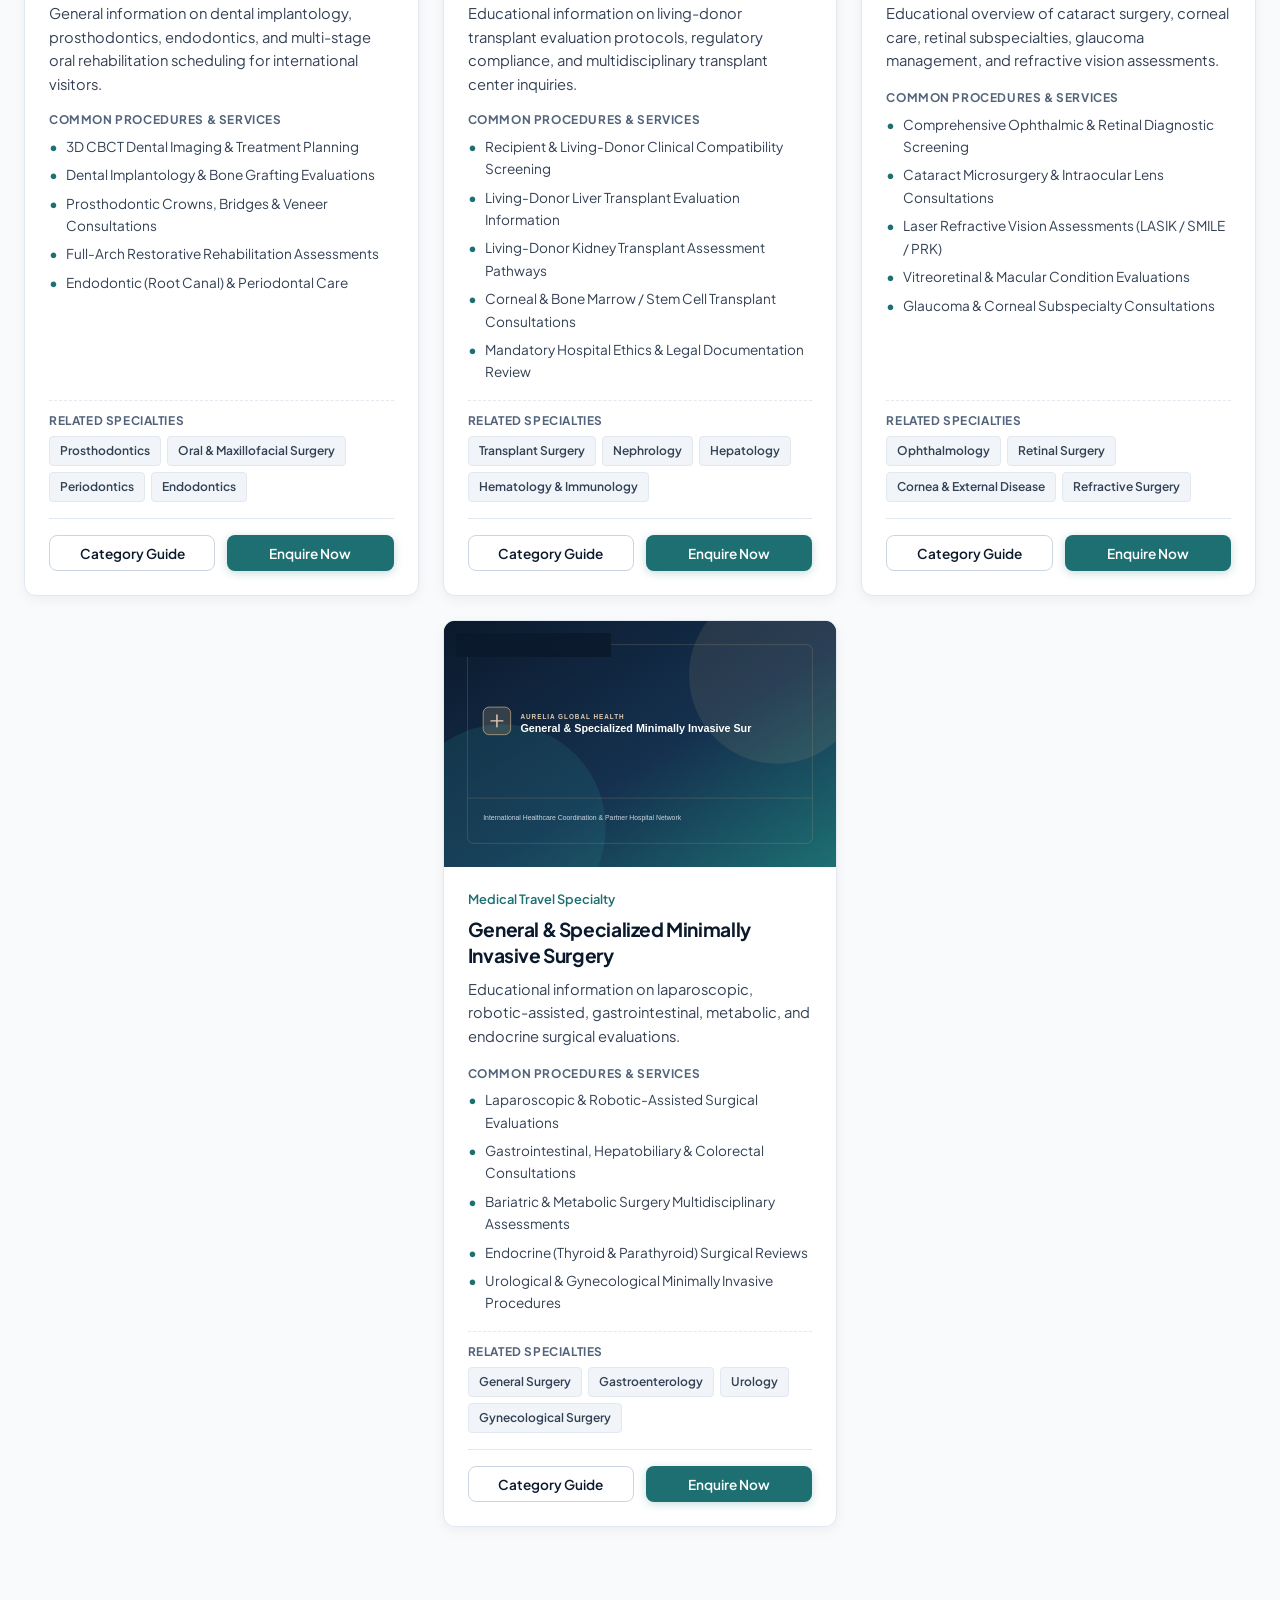
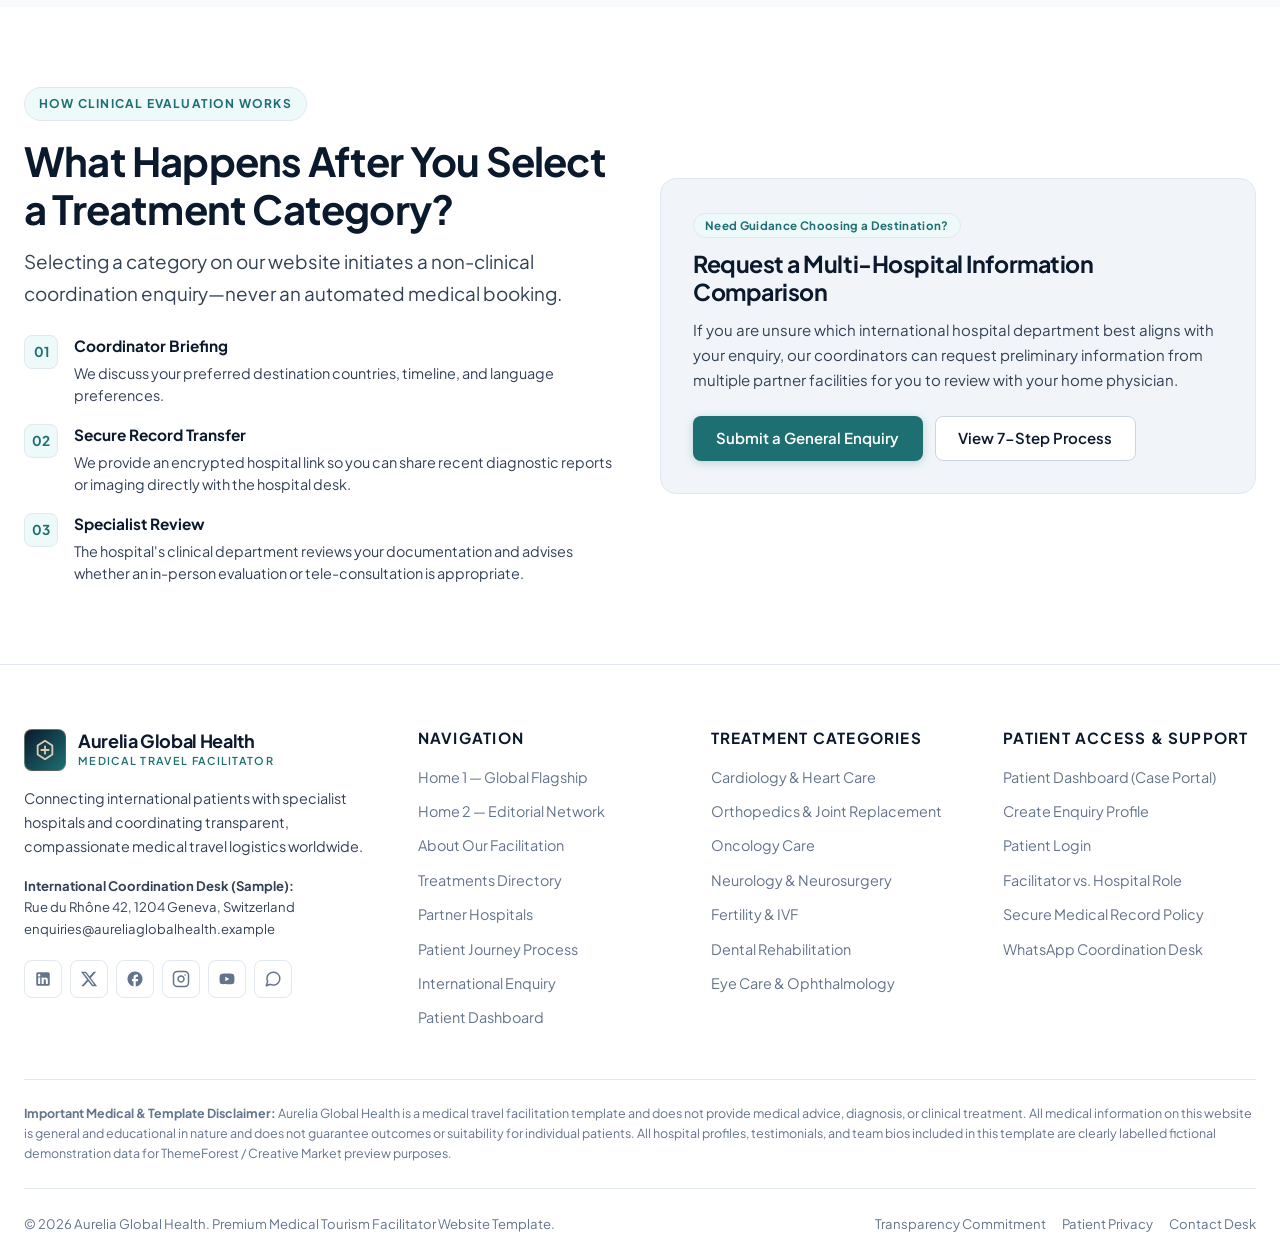
<file: treatments.html>
<!DOCTYPE html>
<html lang="en" data-theme="light">
<head>
  <meta charset="UTF-8">
  <meta name="viewport" content="width=device-width, initial-scale=1.0">
  <title>Medical Treatments &amp; Specialties Directory | Aurelia Global Health</title>
  <meta name="description" content="Explore general educational information across 10 medical treatment categories including Cardiology, Orthopedics, Oncology, Neurology, Fertility & IVF, Dental, Eye Care, and Surgery.">
  <link rel="icon" type="image/svg+xml" href="assets/images/favicon.svg">
  <link rel="stylesheet" href="assets/css/styles.css">
</head>
<body>
  <a href="#main-content" class="skip-link">Skip to main content</a>

  <!-- Mandatory Sticky Navbar -->
  <header class="site-header">
    <div class="container navbar">
      <a href="index.html" class="brand-logo" aria-label="Aurelia Global Health Home">
        <div class="brand-mark" aria-hidden="true">
          <svg viewBox="0 0 24 24" width="22" height="22" fill="none" stroke="currentColor" stroke-width="2">
            <path d="M12 2L4 7v10l8 5 8-5V7l-8-5z" stroke-linejoin="round"/>
            <path d="M12 8v8M8 12h8" stroke-linecap="round"/>
          </svg>
        </div>
        <div class="brand-text">
          <span class="brand-name">Aurelia Global Health</span>
          <span class="brand-sub">Medical Travel Facilitator</span>
        </div>
      </a>

      <nav aria-label="Primary Navigation">
        <ul class="nav-menu" id="primary-nav-menu">
          <li class="nav-item has-dropdown">
            <button type="button" class="nav-link dropdown-toggle" aria-expanded="false" aria-haspopup="true">
              Home
              <svg class="chevron-icon" viewBox="0 0 24 24" fill="none" stroke="currentColor" stroke-width="2.2">
                <path d="M6 9l6 6 6-6" stroke-linecap="round" stroke-linejoin="round"/>
              </svg>
            </button>
            <div class="dropdown-menu" role="menu">
              <a href="index.html" class="dropdown-link" role="menuitem">
                <span class="dropdown-link-title">Home 1 — Global Flagship</span>
                <span class="dropdown-link-desc">Classic international patient coordination showcase</span>
              </a>
              <a href="home-2.html" class="dropdown-link" role="menuitem">
                <span class="dropdown-link-title">Home 2 — Editorial Network</span>
                <span class="dropdown-link-desc">Editorial hospital showcase &amp; interactive pathway finder</span>
              </a>
            </div>
          </li>
          <li class="nav-item"><a href="about.html" class="nav-link">About</a></li>
          <li class="nav-item"><a href="treatments.html" class="nav-link active">Treatments</a></li>
          <li class="nav-item"><a href="hospitals.html" class="nav-link">Partner Hospitals</a></li>
          <li class="nav-item"><a href="process.html" class="nav-link">Process</a></li>
          <li class="nav-item"><a href="contact.html" class="nav-link">Contact</a></li>
          <li class="nav-item"><a href="dashboard.html" class="nav-link">Dashboard</a></li>

          <!-- Mobile Menu Actions (Shown on Mobile & Tab Views) -->
          <li class="mobile-menu-actions">
            <div class="mobile-menu-toggles">
              <button type="button" class="theme-toggle" aria-label="Switch theme" title="Toggle Light/Dark Theme">
                <svg class="icon-moon" viewBox="0 0 24 24" fill="none" stroke="currentColor" stroke-width="2">
                  <path d="M21 12.79A9 9 0 1 1 11.21 3 7 7 0 0 0 21 12.79z" stroke-linecap="round" stroke-linejoin="round"/>
                </svg>
                <svg class="icon-sun" viewBox="0 0 24 24" fill="none" stroke="currentColor" stroke-width="2">
                  <circle cx="12" cy="12" r="5"/>
                  <path d="M12 1v2M12 21v2M4.22 4.22l1.42 1.42M18.36 18.36l1.42 1.42M1 12h2M21 12h2M4.22 19.78l1.42-1.42M18.36 5.64l1.42-1.42" stroke-linecap="round"/>
                </svg>
              </button>
              <button type="button" class="rtl-toggle" aria-label="Toggle text direction" title="Toggle RTL/LTR Direction">RTL</button>
            </div>
            <a href="signup.html" class="btn btn-primary btn-full">Sign Up</a>
          </li>
        </ul>
      </nav>

      <div class="nav-actions">
        <!-- Theme & RTL Buttons on the left side of Sign Up -->
        <button type="button" class="theme-toggle" aria-label="Switch theme" title="Toggle Light/Dark Theme">
          <svg class="icon-moon" viewBox="0 0 24 24" fill="none" stroke="currentColor" stroke-width="2">
            <path d="M21 12.79A9 9 0 1 1 11.21 3 7 7 0 0 0 21 12.79z" stroke-linecap="round" stroke-linejoin="round"/>
          </svg>
          <svg class="icon-sun" viewBox="0 0 24 24" fill="none" stroke="currentColor" stroke-width="2">
            <circle cx="12" cy="12" r="5"/>
            <path d="M12 1v2M12 21v2M4.22 4.22l1.42 1.42M18.36 18.36l1.42 1.42M1 12h2M21 12h2M4.22 19.78l1.42-1.42M18.36 5.64l1.42-1.42" stroke-linecap="round"/>
          </svg>
        </button>

        <button type="button" class="rtl-toggle" aria-label="Toggle text direction" title="Toggle RTL/LTR Direction">RTL</button>

        <a href="signup.html" class="btn btn-primary btn-sm nav-signup-btn">Sign Up</a>

        <button type="button" class="mobile-menu-toggle" aria-expanded="false" aria-controls="primary-nav-menu" aria-label="Toggle navigation menu">
          <svg class="icon-menu" viewBox="0 0 24 24" fill="none" stroke="currentColor" stroke-width="2">
            <path d="M3 12h18M3 6h18M3 18h18" stroke-linecap="round"/>
          </svg>
          <svg class="icon-close" viewBox="0 0 24 24" fill="none" stroke="currentColor" stroke-width="2">
            <path d="M18 6L6 18M6 6l12 12" stroke-linecap="round"/>
          </svg>
        </button>
      </div>
    </div>
  </header>

  <main id="main-content">
    <!-- Page Hero -->
    <section class="page-hero">
      <div class="container page-hero-inner">
        <nav class="breadcrumb" aria-label="Breadcrumb">
          <a href="index.html">Home</a>
          <span>/</span>
          <span aria-current="page">Treatments Directory</span>
        </nav>
        <h1>Medical Treatment Categories &amp; Educational Pathways</h1>
        <p>
          Explore general educational overviews of the 10 medical specialties we coordinate across our international hospital network. Select any category to view commonly requested procedures, related clinical departments, and enquiry options.
        </p>
      </div>
    </section>

    <!-- Treatments Discovery & Filtering Section -->
    <section class="section">
      <div class="container">
        <!-- Educational & Clinical Boundary Disclaimer -->
        <div class="compliance-banner">
          <svg viewBox="0 0 24 24" fill="none" stroke="currentColor" stroke-width="2">
            <circle cx="12" cy="12" r="10"/><path d="M12 16v-4M12 8h.01" stroke-linecap="round"/>
          </svg>
          <div class="compliance-banner-text">
            <strong>Educational &amp; Non-Clinical Notice:</strong> All treatment information on this page is general and educational in nature. Aurelia Global Health does not provide medical advice, promise treatment outcomes, guarantee recovery timelines, or determine clinical suitability for individual patients. All medical evaluations and treatment recommendations are made solely by licensed physicians at the treating hospital.
          </div>
        </div>

        <!-- Clean Category Navigation & Filtering Interface -->
        <div class="filter-panel" aria-label="Filter treatment categories">
          <div class="filter-controls-3col">
            <div class="form-group" style="margin-bottom: 0;">
              <label for="treatment-search" class="form-label">Search Specialty or Procedure</label>
              <input type="search" id="treatment-search" class="form-control" placeholder="e.g., Knee replacement, IVF, Cardiology, Implant, Cataract...">
            </div>

            <div class="form-group" style="margin-bottom: 0;">
              <label for="treatment-category-select" class="form-label">Select Treatment Category</label>
              <select id="treatment-category-select" class="form-control">
                <option value="all">All 10 Treatment Categories</option>
                <option value="cardiology">Cardiology</option>
                <option value="orthopedics">Orthopedics and Joint Replacement</option>
                <option value="oncology">Oncology</option>
                <option value="neurology">Neurology</option>
                <option value="fertility-ivf">Fertility and IVF</option>
                <option value="cosmetic-surgery">Cosmetic and Plastic Surgery</option>
                <option value="dental">Dental Treatments</option>
                <option value="organ-transplant">Organ Transplant Information</option>
                <option value="eye-care">Eye Care</option>
                <option value="general-surgery">General and Specialized Surgery</option>
              </select>
            </div>

            <div>
              <button type="button" id="treatment-filter-reset" class="btn btn-secondary" style="height: 46px;">
                Reset Filters
              </button>
            </div>
          </div>

          <div class="filter-pills" role="group" aria-label="Filter by discipline group">
            <button type="button" class="filter-pill active" data-treatment-group="all">All Specialties (10)</button>
            <button type="button" class="filter-pill" data-treatment-group="specialty-medicine">Specialty Medicine (Cardiology, Oncology, Neurology)</button>
            <button type="button" class="filter-pill" data-treatment-group="surgical">Surgical &amp; Transplant (Orthopedics, General, Transplant)</button>
            <button type="button" class="filter-pill" data-treatment-group="reconstructive-fertility">Fertility &amp; Plastic Surgery</button>
            <button type="button" class="filter-pill" data-treatment-group="dental-vision">Dental &amp; Eye Care</button>
          </div>
        </div>

        <div class="filter-results-bar">
          <span id="treatment-results-count" style="font-weight: 600;">Showing 10 of 10 medical treatment categories</span>
          <a href="hospitals.html" style="color: var(--accent-primary); font-weight: 600;">Compare Partner Hospitals by Specialty &rarr;</a>
        </div>

        <!-- Treatments Grid (Pre-rendered for SEO & Accessibility + Live Filtered via main.js) -->
        <div class="grid-3" id="treatments-directory-grid">
          <article class="card treatment-card" id="category-cardiology">
            <div class="card-media">
              <img src="https://images.unsplash.com/photo-1576091160550-2173dba999ef?auto=format&fit=crop&w=900&q=80" alt="Cardiology &amp; Cardiovascular Care" loading="lazy">
              <div class="card-badges"><span class="badge badge-location">Educational Category</span></div>
            </div>
            <div class="card-body">
              <div class="card-meta">Medical Travel Specialty</div>
              <h3 class="card-title">Cardiology &amp; Cardiovascular Care</h3>
              <p class="card-text">Educational overview of diagnostic cardiology, interventional procedures, and cardiothoracic surgery pathways coordinated with international heart centers.</p>
              <div class="treatment-procedures-block">
                <div class="treatment-sub-heading">Common Procedures &amp; Services</div>
                <ul class="procedure-list" style="margin-bottom: 0;">
                  <li>Comprehensive Cardiac Diagnostic &amp; Imaging Evaluation</li>
                  <li>Coronary Angiography &amp; Interventional Stent Placement</li>
                  <li>Heart Valve Repair &amp; Replacement Consultations</li>
                  <li>Cardiac Arrhythmia &amp; Electrophysiology Assessments</li>
                </ul>
              </div>
              <div class="treatment-specialties-block">
                <div class="treatment-sub-heading">Related Specialties</div>
                <div class="tag-list" style="margin-bottom: 0;">
                  <span class="tag">Interventional Cardiology</span>
                  <span class="tag">Cardiothoracic Surgery</span>
                  <span class="tag">Electrophysiology</span>
                </div>
              </div>
              <div class="card-footer">
                <button type="button" class="btn btn-secondary btn-sm" data-treatment-modal="cardiology">Category Guide</button>
                <a href="contact.html?treatment=Cardiology" class="btn btn-primary btn-sm">Enquire Now</a>
              </div>
            </div>
          </article>

          <article class="card treatment-card" id="category-orthopedics">
            <div class="card-media">
              <img src="https://images.unsplash.com/photo-1579684453423-f84349ef60b0?auto=format&fit=crop&w=900&q=80" alt="Orthopedics &amp; Joint Replacement" loading="lazy">
              <div class="card-badges"><span class="badge badge-location">Educational Category</span></div>
            </div>
            <div class="card-body">
              <div class="card-meta">Medical Travel Specialty</div>
              <h3 class="card-title">Orthopedics &amp; Joint Replacement</h3>
              <p class="card-text">General educational information on joint preservation, hip and knee arthroplasty, spine procedures, and post-surgical mobility rehabilitation.</p>
              <div class="treatment-procedures-block">
                <div class="treatment-sub-heading">Common Procedures &amp; Services</div>
                <ul class="procedure-list" style="margin-bottom: 0;">
                  <li>Total &amp; Partial Knee Replacement Evaluations</li>
                  <li>Hip Arthroplasty &amp; Joint Preservation Consultations</li>
                  <li>Arthroscopic Sports Medicine &amp; Ligament Reconstruction</li>
                  <li>Cervical &amp; Lumbar Spine Decompression Assessments</li>
                </ul>
              </div>
              <div class="treatment-specialties-block">
                <div class="treatment-sub-heading">Related Specialties</div>
                <div class="tag-list" style="margin-bottom: 0;">
                  <span class="tag">Orthopedic Surgery</span>
                  <span class="tag">Spine Surgery</span>
                  <span class="tag">Sports Medicine</span>
                </div>
              </div>
              <div class="card-footer">
                <button type="button" class="btn btn-secondary btn-sm" data-treatment-modal="orthopedics">Category Guide</button>
                <a href="contact.html?treatment=Orthopedics%20and%20Joint%20Replacement" class="btn btn-primary btn-sm">Enquire Now</a>
              </div>
            </div>
          </article>

          <article class="card treatment-card" id="category-oncology">
            <div class="card-media">
              <img src="https://images.unsplash.com/photo-1579154204601-01588f351e67?auto=format&fit=crop&w=900&q=80" alt="Oncology &amp; Multidisciplinary Cancer Care" loading="lazy">
              <div class="card-badges"><span class="badge badge-location">Educational Category</span></div>
            </div>
            <div class="card-body">
              <div class="card-meta">Medical Travel Specialty</div>
              <h3 class="card-title">Oncology &amp; Multidisciplinary Cancer Care</h3>
              <p class="card-text">Educational resource on multidisciplinary tumor board reviews, surgical oncology, radiation therapy planning, and medical oncology consultations.</p>
              <div class="treatment-procedures-block">
                <div class="treatment-sub-heading">Common Procedures &amp; Services</div>
                <ul class="procedure-list" style="margin-bottom: 0;">
                  <li>Multidisciplinary Tumor Board Second-Opinion Review</li>
                  <li>Surgical Oncology &amp; Organ-Conserving Evaluations</li>
                  <li>Precision Radiation Therapy Planning Consultations</li>
                  <li>Medical Oncology &amp; Immunotherapy Assessments</li>
                </ul>
              </div>
              <div class="treatment-specialties-block">
                <div class="treatment-sub-heading">Related Specialties</div>
                <div class="tag-list" style="margin-bottom: 0;">
                  <span class="tag">Medical Oncology</span>
                  <span class="tag">Surgical Oncology</span>
                  <span class="tag">Radiation Oncology</span>
                </div>
              </div>
              <div class="card-footer">
                <button type="button" class="btn btn-secondary btn-sm" data-treatment-modal="oncology">Category Guide</button>
                <a href="contact.html?treatment=Oncology" class="btn btn-primary btn-sm">Enquire Now</a>
              </div>
            </div>
          </article>

          <article class="card treatment-card" id="category-neurology">
            <div class="card-media">
              <img src="https://images.unsplash.com/photo-1559757175-5700dde675bc?auto=format&fit=crop&w=900&q=80" alt="Neurology &amp; Neurosurgery" loading="lazy">
              <div class="card-badges"><span class="badge badge-location">Educational Category</span></div>
            </div>
            <div class="card-body">
              <div class="card-meta">Medical Travel Specialty</div>
              <h3 class="card-title">Neurology &amp; Neurosurgery</h3>
              <p class="card-text">General overview of neurological diagnostics, cerebrovascular evaluations, movement disorder assessments, and cranial or spinal neurosurgery.</p>
              <div class="treatment-procedures-block">
                <div class="treatment-sub-heading">Common Procedures &amp; Services</div>
                <ul class="procedure-list" style="margin-bottom: 0;">
                  <li>Comprehensive Neurological &amp; Neuro-Imaging Diagnostics</li>
                  <li>Cranial &amp; Skull-Base Neurosurgical Consultations</li>
                  <li>Movement Disorder &amp; Deep Brain Stimulation Assessments</li>
                  <li>Post-Acute Neuro-Rehabilitation Program Coordination</li>
                </ul>
              </div>
              <div class="treatment-specialties-block">
                <div class="treatment-sub-heading">Related Specialties</div>
                <div class="tag-list" style="margin-bottom: 0;">
                  <span class="tag">Neurology</span>
                  <span class="tag">Neurosurgery</span>
                  <span class="tag">Neuro-Rehabilitation</span>
                </div>
              </div>
              <div class="card-footer">
                <button type="button" class="btn btn-secondary btn-sm" data-treatment-modal="neurology">Category Guide</button>
                <a href="contact.html?treatment=Neurology" class="btn btn-primary btn-sm">Enquire Now</a>
              </div>
            </div>
          </article>

          <article class="card treatment-card" id="category-fertility-ivf">
            <div class="card-media">
              <img src="https://images.unsplash.com/photo-1584515979956-d9f6e5d09982?auto=format&fit=crop&w=900&q=80" alt="Fertility, Reproductive Medicine &amp; IVF" loading="lazy">
              <div class="card-badges"><span class="badge badge-location">Educational Category</span></div>
            </div>
            <div class="card-body">
              <div class="card-meta">Medical Travel Specialty</div>
              <h3 class="card-title">Fertility, Reproductive Medicine &amp; IVF</h3>
              <p class="card-text">Educational information regarding fertility diagnostics, assisted reproductive technology (ART) consultations, and cycle logistics abroad.</p>
              <div class="treatment-procedures-block">
                <div class="treatment-sub-heading">Common Procedures &amp; Services</div>
                <ul class="procedure-list" style="margin-bottom: 0;">
                  <li>Male &amp; Female Comprehensive Fertility Diagnostics</li>
                  <li>In Vitro Fertilization (IVF) &amp; ICSI Cycle Consultations</li>
                  <li>Fertility Preservation &amp; Cryopreservation Information</li>
                  <li>Reproductive Endocrinology &amp; Hormonal Evaluations</li>
                </ul>
              </div>
              <div class="treatment-specialties-block">
                <div class="treatment-sub-heading">Related Specialties</div>
                <div class="tag-list" style="margin-bottom: 0;">
                  <span class="tag">Reproductive Endocrinology</span>
                  <span class="tag">Embryology</span>
                  <span class="tag">Gynecology</span>
                </div>
              </div>
              <div class="card-footer">
                <button type="button" class="btn btn-secondary btn-sm" data-treatment-modal="fertility-ivf">Category Guide</button>
                <a href="contact.html?treatment=Fertility%20and%20IVF" class="btn btn-primary btn-sm">Enquire Now</a>
              </div>
            </div>
          </article>

          <article class="card treatment-card" id="category-cosmetic-surgery">
            <div class="card-media">
              <img src="https://images.unsplash.com/photo-1629909613654-28e377c37b09?auto=format&fit=crop&w=900&q=80" alt="Cosmetic, Plastic &amp; Reconstructive Surgery" loading="lazy">
              <div class="card-badges"><span class="badge badge-location">Educational Category</span></div>
            </div>
            <div class="card-body">
              <div class="card-meta">Medical Travel Specialty</div>
              <h3 class="card-title">Cosmetic, Plastic &amp; Reconstructive Surgery</h3>
              <p class="card-text">Educational guide to reconstructive and aesthetic surgical consultations, pre-operative screening, and post-procedure recovery planning.</p>
              <div class="treatment-procedures-block">
                <div class="treatment-sub-heading">Common Procedures &amp; Services</div>
                <ul class="procedure-list" style="margin-bottom: 0;">
                  <li>Reconstructive Microsurgery &amp; Post-Trauma Consultations</li>
                  <li>Facial Plastic &amp; Rhinoplasty Surgical Evaluations</li>
                  <li>Breast Reconstruction &amp; Contouring Consultations</li>
                  <li>Structured Post-Operative Nursing &amp; Follow-Up Planning</li>
                </ul>
              </div>
              <div class="treatment-specialties-block">
                <div class="treatment-sub-heading">Related Specialties</div>
                <div class="tag-list" style="margin-bottom: 0;">
                  <span class="tag">Plastic &amp; Reconstructive Surgery</span>
                  <span class="tag">Craniofacial Surgery</span>
                </div>
              </div>
              <div class="card-footer">
                <button type="button" class="btn btn-secondary btn-sm" data-treatment-modal="cosmetic-surgery">Category Guide</button>
                <a href="contact.html?treatment=Cosmetic%20and%20Plastic%20Surgery" class="btn btn-primary btn-sm">Enquire Now</a>
              </div>
            </div>
          </article>

          <article class="card treatment-card" id="category-dental">
            <div class="card-media">
              <img src="https://images.unsplash.com/photo-1606811841689-23dfddce3e95?auto=format&fit=crop&w=900&q=80" alt="Dental Treatments &amp; Oral Rehabilitation" loading="lazy">
              <div class="card-badges"><span class="badge badge-location">Educational Category</span></div>
            </div>
            <div class="card-body">
              <div class="card-meta">Medical Travel Specialty</div>
              <h3 class="card-title">Dental Treatments &amp; Oral Rehabilitation</h3>
              <p class="card-text">General information on dental implantology, prosthodontics, endodontics, and multi-stage oral rehabilitation scheduling for international visitors.</p>
              <div class="treatment-procedures-block">
                <div class="treatment-sub-heading">Common Procedures &amp; Services</div>
                <ul class="procedure-list" style="margin-bottom: 0;">
                  <li>3D CBCT Dental Imaging &amp; Treatment Planning</li>
                  <li>Dental Implantology &amp; Bone Grafting Evaluations</li>
                  <li>Prosthodontic Crowns, Bridges &amp; Veneer Consultations</li>
                  <li>Full-Arch Restorative Rehabilitation Assessments</li>
                </ul>
              </div>
              <div class="treatment-specialties-block">
                <div class="treatment-sub-heading">Related Specialties</div>
                <div class="tag-list" style="margin-bottom: 0;">
                  <span class="tag">Prosthodontics</span>
                  <span class="tag">Oral &amp; Maxillofacial Surgery</span>
                  <span class="tag">Periodontics</span>
                </div>
              </div>
              <div class="card-footer">
                <button type="button" class="btn btn-secondary btn-sm" data-treatment-modal="dental">Category Guide</button>
                <a href="contact.html?treatment=Dental%20Treatments" class="btn btn-primary btn-sm">Enquire Now</a>
              </div>
            </div>
          </article>

          <article class="card treatment-card" id="category-organ-transplant">
            <div class="card-media">
              <img src="https://images.unsplash.com/photo-1530497610245-94d3c16cda28?auto=format&fit=crop&w=900&q=80" alt="Organ Transplant Information &amp; Evaluation" loading="lazy">
              <div class="card-badges"><span class="badge badge-location">Educational Category</span></div>
            </div>
            <div class="card-body">
              <div class="card-meta">Medical Travel Specialty</div>
              <h3 class="card-title">Organ Transplant Information &amp; Evaluation</h3>
              <p class="card-text">Educational information on living-donor transplant evaluation protocols, regulatory compliance, and multidisciplinary transplant center inquiries.</p>
              <div class="treatment-procedures-block">
                <div class="treatment-sub-heading">Common Procedures &amp; Services</div>
                <ul class="procedure-list" style="margin-bottom: 0;">
                  <li>Recipient &amp; Living-Donor Clinical Compatibility Screening</li>
                  <li>Living-Donor Liver &amp; Kidney Transplant Evaluation Info</li>
                  <li>Corneal &amp; Stem Cell Transplant Consultations</li>
                  <li>Mandatory Hospital Ethics &amp; Legal Documentation Review</li>
                </ul>
              </div>
              <div class="treatment-specialties-block">
                <div class="treatment-sub-heading">Related Specialties</div>
                <div class="tag-list" style="margin-bottom: 0;">
                  <span class="tag">Transplant Surgery</span>
                  <span class="tag">Nephrology</span>
                  <span class="tag">Hepatology</span>
                </div>
              </div>
              <div class="card-footer">
                <button type="button" class="btn btn-secondary btn-sm" data-treatment-modal="organ-transplant">Category Guide</button>
                <a href="contact.html?treatment=Organ%20Transplant%20Information" class="btn btn-primary btn-sm">Enquire Now</a>
              </div>
            </div>
          </article>

          <article class="card treatment-card" id="category-eye-care">
            <div class="card-media">
              <img src="https://images.unsplash.com/photo-1581594693702-fbdc51b2763b?auto=format&fit=crop&w=900&q=80" alt="Eye Care &amp; Ophthalmology" loading="lazy">
              <div class="card-badges"><span class="badge badge-location">Educational Category</span></div>
            </div>
            <div class="card-body">
              <div class="card-meta">Medical Travel Specialty</div>
              <h3 class="card-title">Eye Care &amp; Ophthalmology</h3>
              <p class="card-text">Educational overview of cataract surgery, corneal care, retinal subspecialties, glaucoma management, and refractive vision assessments.</p>
              <div class="treatment-procedures-block">
                <div class="treatment-sub-heading">Common Procedures &amp; Services</div>
                <ul class="procedure-list" style="margin-bottom: 0;">
                  <li>Comprehensive Ophthalmic &amp; Retinal Diagnostic Screening</li>
                  <li>Cataract Microsurgery &amp; Intraocular Lens Consultations</li>
                  <li>Laser Refractive Vision Assessments (LASIK / SMILE / PRK)</li>
                  <li>Vitreoretinal &amp; Glaucoma Subspecialty Consultations</li>
                </ul>
              </div>
              <div class="treatment-specialties-block">
                <div class="treatment-sub-heading">Related Specialties</div>
                <div class="tag-list" style="margin-bottom: 0;">
                  <span class="tag">Ophthalmology</span>
                  <span class="tag">Retinal Surgery</span>
                  <span class="tag">Cornea &amp; Refractive</span>
                </div>
              </div>
              <div class="card-footer">
                <button type="button" class="btn btn-secondary btn-sm" data-treatment-modal="eye-care">Category Guide</button>
                <a href="contact.html?treatment=Eye%20Care" class="btn btn-primary btn-sm">Enquire Now</a>
              </div>
            </div>
          </article>

          <article class="card treatment-card" id="category-general-surgery">
            <div class="card-media">
              <img src="https://images.unsplash.com/photo-1551601651-2a8555f1a136?auto=format&fit=crop&w=900&q=80" alt="General &amp; Specialized Minimally Invasive Surgery" loading="lazy">
              <div class="card-badges"><span class="badge badge-location">Educational Category</span></div>
            </div>
            <div class="card-body">
              <div class="card-meta">Medical Travel Specialty</div>
              <h3 class="card-title">General &amp; Specialized Minimally Invasive Surgery</h3>
              <p class="card-text">Educational information on laparoscopic, robotic-assisted, gastrointestinal, metabolic, and endocrine surgical evaluations.</p>
              <div class="treatment-procedures-block">
                <div class="treatment-sub-heading">Common Procedures &amp; Services</div>
                <ul class="procedure-list" style="margin-bottom: 0;">
                  <li>Laparoscopic &amp; Robotic-Assisted Surgical Evaluations</li>
                  <li>Gastrointestinal, Hepatobiliary &amp; Colorectal Consultations</li>
                  <li>Bariatric &amp; Metabolic Surgery Multidisciplinary Assessments</li>
                  <li>Endocrine, Urological &amp; Gynecological Procedures</li>
                </ul>
              </div>
              <div class="treatment-specialties-block">
                <div class="treatment-sub-heading">Related Specialties</div>
                <div class="tag-list" style="margin-bottom: 0;">
                  <span class="tag">General Surgery</span>
                  <span class="tag">Gastroenterology</span>
                  <span class="tag">Urology</span>
                </div>
              </div>
              <div class="card-footer">
                <button type="button" class="btn btn-secondary btn-sm" data-treatment-modal="general-surgery">Category Guide</button>
                <a href="contact.html?treatment=General%20and%20Specialized%20Surgery" class="btn btn-primary btn-sm">Enquire Now</a>
              </div>
            </div>
          </article>
        </div>
      </div>
    </section>

    <!-- How Hospital Evaluation Works Callout -->
    <section class="section section-surface">
      <div class="container">
        <div class="grid-2" style="align-items: center; gap: var(--space-10);">
          <div>
            <span class="eyebrow">How Clinical Evaluation Works</span>
            <h2>What Happens After You Select a Treatment Category?</h2>
            <p class="lead" style="margin-top: var(--space-3); margin-bottom: var(--space-6);">
              Selecting a category on our website initiates a non-clinical coordination enquiry—never an automated medical booking.
            </p>
            <div class="evaluation-steps-list">
              <div class="evaluation-step-row">
                <span class="evaluation-step-badge" aria-hidden="true">01</span>
                <div class="evaluation-step-body">
                  <strong>Coordinator Briefing</strong>
                  <p>We discuss your preferred destination countries, timeline, and language preferences.</p>
                </div>
              </div>
              <div class="evaluation-step-row">
                <span class="evaluation-step-badge" aria-hidden="true">02</span>
                <div class="evaluation-step-body">
                  <strong>Secure Record Transfer</strong>
                  <p>We provide an encrypted hospital link so you can share recent diagnostic reports or imaging directly with the hospital desk.</p>
                </div>
              </div>
              <div class="evaluation-step-row">
                <span class="evaluation-step-badge" aria-hidden="true">03</span>
                <div class="evaluation-step-body">
                  <strong>Specialist Review</strong>
                  <p>The hospital's clinical department reviews your documentation and advises whether an in-person evaluation or tele-consultation is appropriate.</p>
                </div>
              </div>
            </div>
          </div>
          <div style="background: var(--bg-surface-alt); border: 1px solid var(--border-subtle); border-radius: var(--radius-lg); padding: var(--space-8);">
            <span class="badge badge-teal" style="margin-bottom: var(--space-3);">Need Guidance Choosing a Destination?</span>
            <h3 style="margin-bottom: var(--space-3);">Request a Multi-Hospital Information Comparison</h3>
            <p style="color: var(--text-secondary); font-size: 0.94rem; margin-bottom: var(--space-6);">
              If you are unsure which international hospital department best aligns with your enquiry, our coordinators can request preliminary information from multiple partner facilities for you to review with your home physician.
            </p>
            <div style="display: flex; flex-wrap: wrap; gap: var(--space-3);">
              <a href="contact.html" class="btn btn-primary">Submit a General Enquiry</a>
              <a href="process.html" class="btn btn-secondary">View 7-Step Process</a>
            </div>
          </div>
        </div>
      </div>
    </section>
  </main>

  <!-- Professional Multi-Column Footer -->
  <footer class="site-footer">
    <div class="container">
      <div class="footer-grid">
        <div>
          <a href="index.html" class="brand-logo" style="margin-bottom: var(--space-4);">
            <div class="brand-mark" aria-hidden="true">
              <svg viewBox="0 0 24 24" width="22" height="22" fill="none" stroke="currentColor" stroke-width="2">
                <path d="M12 2L4 7v10l8 5 8-5V7l-8-5z" stroke-linejoin="round"/>
                <path d="M12 8v8M8 12h8" stroke-linecap="round"/>
              </svg>
            </div>
            <div class="brand-text">
              <span class="brand-name" style="color: var(--text-footer-heading);">Aurelia Global Health</span>
              <span class="brand-sub" style="color: var(--accent-primary);">Medical Travel Facilitator</span>
            </div>
          </a>
          <p style="font-size: 0.9rem; margin-bottom: var(--space-4); max-width: 340px;">
            Connecting international patients with specialist hospitals and coordinating transparent, compassionate medical travel logistics worldwide.
          </p>
          <div style="font-size: 0.82rem; margin-bottom: var(--space-4);">
            <strong>International Coordination Desk (Sample):</strong><br>
            Rue du Rhône 42, 1204 Geneva, Switzerland<br>
            enquiries@aureliaglobalhealth.example
          </div>
          <div class="footer-socials" aria-label="Social media channels">
            <a href="https://linkedin.com" target="_blank" rel="noopener noreferrer" class="footer-social-link" aria-label="LinkedIn" title="Connect on LinkedIn">
              <svg viewBox="0 0 24 24" fill="currentColor">
                <path d="M19 3a2 2 0 0 1 2 2v14a2 2 0 0 1-2 2H5a2 2 0 0 1-2-2V5a2 2 0 0 1 2-2h14m-.5 15.5v-5.3a3.26 3.26 0 0 0-3.26-3.26c-.85 0-1.84.52-2.28 1.3v-1.11h-2.79v8.37h2.79v-4.93c0-.77.62-1.4 1.39-1.4a1.4 1.4 0 0 1 1.4 1.4v4.93h2.75M6.88 8.56a1.68 1.68 0 0 0 1.68-1.68c0-.93-.75-1.69-1.68-1.69a1.69 1.69 0 0 0-1.69 1.69c0 .93.76 1.68 1.69 1.68m1.39 9.94v-8.37H5.5v8.37h2.77z"/>
              </svg>
            </a>
            <a href="https://twitter.com" target="_blank" rel="noopener noreferrer" class="footer-social-link" aria-label="Twitter / X" title="Follow us on X">
              <svg viewBox="0 0 24 24" fill="currentColor">
                <path d="M18.244 2.25h3.308l-7.227 8.26 8.502 11.24H16.17l-5.214-6.817L4.99 21.75H1.68l7.73-8.835L1.254 2.25H8.08l4.713 6.231zm-1.161 17.52h1.833L7.084 4.126H5.117z"/>
              </svg>
            </a>
            <a href="https://facebook.com" target="_blank" rel="noopener noreferrer" class="footer-social-link" aria-label="Facebook" title="Visit Facebook Page">
              <svg viewBox="0 0 24 24" fill="currentColor">
                <path d="M22 12c0-5.52-4.48-10-10-10S2 6.48 2 12c0 4.84 3.44 8.87 8 9.8V15H8v-3h2V9.5C10 7.57 11.57 6 13.5 6H16v3h-2c-.55 0-1 .45-1 1v2h3v3h-3v6.95c5.05-.5 9-4.76 9-9.95z"/>
              </svg>
            </a>
            <a href="https://instagram.com" target="_blank" rel="noopener noreferrer" class="footer-social-link" aria-label="Instagram" title="Follow on Instagram">
              <svg viewBox="0 0 24 24" fill="none" stroke="currentColor" stroke-width="2" stroke-linecap="round" stroke-linejoin="round">
                <rect x="2" y="2" width="20" height="20" rx="5" ry="5"/>
                <path d="M16 11.37A4 4 0 1 1 12.63 8 4 4 0 0 1 16 11.37z"/>
                <line x1="17.5" y1="6.5" x2="17.51" y2="6.5"/>
              </svg>
            </a>
            <a href="https://youtube.com" target="_blank" rel="noopener noreferrer" class="footer-social-link" aria-label="YouTube" title="Watch on YouTube">
              <svg viewBox="0 0 24 24" fill="currentColor">
                <path d="M21.58 7.19a2.76 2.76 0 0 0-1.95-1.96C17.9 4.75 12 4.75 12 4.75s-5.9 0-7.63.48A2.76 2.76 0 0 0 2.42 7.19 29.07 29.07 0 0 0 2 12a29.07 29.07 0 0 0 .42 4.81 2.76 2.76 0 0 0 1.95 1.96c1.73.48 7.63.48 7.63.48s5.9 0 7.63-.48a2.76 2.76 0 0 0 1.95-1.96A29.07 29.07 0 0 0 22 12a29.07 29.07 0 0 0-.42-4.81zM9.75 15.02V8.98L15 12l-5.25 3.02z"/>
              </svg>
            </a>
            <a href="https://wa.me/41225180900" target="_blank" rel="noopener noreferrer" class="footer-social-link" aria-label="WhatsApp" title="Chat on WhatsApp">
              <svg viewBox="0 0 24 24" fill="none" stroke="currentColor" stroke-width="2" stroke-linecap="round" stroke-linejoin="round">
                <path d="M21 11.5a8.38 8.38 0 0 1-.9 3.8 8.5 8.5 0 0 1-7.6 4.7 8.38 8.38 0 0 1-3.8-.9L3 21l1.9-5.7a8.38 8.38 0 0 1-.9-3.8 8.5 8.5 0 0 1 4.7-7.6 8.38 8.38 0 0 1 3.8-.9h.5a8.48 8.48 0 0 1 8 8v.5z"/>
              </svg>
            </a>
          </div>
        </div>

        <div>
          <h3 class="footer-heading">Navigation</h3>
          <ul class="footer-links">
            <li><a href="index.html">Home 1 — Global Flagship</a></li>
            <li><a href="home-2.html">Home 2 — Editorial Network</a></li>
            <li><a href="about.html">About Our Facilitation</a></li>
            <li><a href="treatments.html">Treatments Directory</a></li>
            <li><a href="hospitals.html">Partner Hospitals</a></li>
            <li><a href="process.html">Patient Journey Process</a></li>
            <li><a href="contact.html">International Enquiry</a></li>
            <li><a href="dashboard.html">Patient Dashboard</a></li>
          </ul>
        </div>

        <div>
          <h3 class="footer-heading">Treatment Categories</h3>
          <ul class="footer-links">
            <li><a href="treatments.html?category=cardiology">Cardiology &amp; Heart Care</a></li>
            <li><a href="treatments.html?category=orthopedics">Orthopedics &amp; Joint Replacement</a></li>
            <li><a href="treatments.html?category=oncology">Oncology Care</a></li>
            <li><a href="treatments.html?category=neurology">Neurology &amp; Neurosurgery</a></li>
            <li><a href="treatments.html?category=fertility-ivf">Fertility &amp; IVF</a></li>
            <li><a href="treatments.html?category=dental">Dental Rehabilitation</a></li>
            <li><a href="treatments.html?category=eye-care">Eye Care &amp; Ophthalmology</a></li>
          </ul>
        </div>

        <div>
          <h3 class="footer-heading">Patient Access &amp; Support</h3>
          <ul class="footer-links">
            <li><a href="dashboard.html">Patient Dashboard (Case Portal)</a></li>
            <li><a href="signup.html">Create Enquiry Profile</a></li>
            <li><a href="login.html">Patient Login</a></li>
            <li><a href="process.html#role-distinction">Facilitator vs. Hospital Role</a></li>
            <li><a href="contact.html#secure-records">Secure Medical Record Policy</a></li>
            <li><a href="contact.html">WhatsApp Coordination Desk</a></li>
          </ul>
        </div>
      </div>

      <div class="footer-disclaimer">
        <strong>Important Medical &amp; Template Disclaimer:</strong> Aurelia Global Health is a medical travel facilitation template and does not provide medical advice, diagnosis, or clinical treatment. All medical information on this website is general and educational in nature and does not guarantee outcomes or suitability for individual patients. All hospital profiles, testimonials, and team bios included in this template are clearly labelled fictional demonstration data for ThemeForest / Creative Market preview purposes.
      </div>

      <div class="footer-bottom">
        <span>&copy; 2026 Aurelia Global Health. Premium Medical Tourism Facilitator Website Template.</span>
        <div style="display: flex; gap: var(--space-4);">
          <a href="about.html">Transparency Commitment</a>
          <a href="process.html">Patient Privacy</a>
          <a href="contact.html">Contact Desk</a>
        </div>
      </div>
    </div>
  </footer>

  <script src="assets/js/data.js"></script>
  <script src="assets/js/main.js"></script>
</body>
</html>
</file>
<file: assets/css/styles.css>
/* ==========================================================================
   AURELIA GLOBAL HEALTH — MEDICAL TOURISM FACILITATOR TEMPLATE
   ThemeForest / Creative Market Flagship Design System
   Version: 1.0.0
   ========================================================================== */

@import url('https://fonts.googleapis.com/css2?family=Cormorant+Garamond:ital,wght@0,600;0,700;1,600&family=Plus+Jakarta+Sans:wght@400;500;600;700&display=swap');

:root,
[data-theme="light"] {
  /* Core Brand Palette */
  --color-navy-950: #06101E;
  --color-navy-900: #0B192C;
  --color-navy-800: #112640;
  --color-navy-700: #1B365D;
  --color-navy-600: #274978;

  --color-blue-700: #1D4ED8;
  --color-blue-600: #2563EB;
  --color-blue-500: #3B82F6;
  --color-blue-100: #DBEAFE;
  --color-blue-50: #EFF6FF;

  --color-teal-700: #165B5E;
  --color-teal-600: #1D6F72;
  --color-teal-500: #2A8C8F;
  --color-teal-100: #D5F0F0;
  --color-teal-50: #EEF9F9;

  --color-champagne-700: #8C6D46;
  --color-champagne-600: #A8875E;
  --color-champagne-500: #C5A880;
  --color-champagne-300: #DFCBB0;
  --color-champagne-100: #F7F1E8;
  --color-champagne-50: #FCF9F5;

  /* Semantic Surfaces & Text (Light Theme) */
  --bg-body: #F8FAFC;
  --bg-surface: #FFFFFF;
  --bg-surface-alt: #F1F5F9;
  --bg-surface-elevated: #FFFFFF;
  --bg-subtle-teal: #EEF9F9;
  --bg-subtle-blue: #EFF6FF;
  --bg-subtle-champagne: #FBF8F3;
  --bg-hero-overlay: linear-gradient(135deg, rgba(11, 25, 44, 0.92) 0%, rgba(17, 38, 64, 0.84) 55%, rgba(29, 111, 114, 0.72) 100%);
  --bg-navbar: rgba(255, 255, 255, 0.94);
  --bg-footer: #FFFFFF;

  --text-primary: #0B192C;
  --text-secondary: #334155;
  --text-muted: #52637A;
  --text-on-dark: #F8FAFC;
  --text-on-dark-muted: #CBD5E1;
  --text-footer: #334155;
  --text-footer-muted: #64748B;
  --text-footer-heading: #0B192C;

  --accent-primary: #1D6F72;
  --accent-primary-hover: #165B5E;
  --accent-secondary: #2563EB;
  --accent-champagne: #A8875E;
  --accent-champagne-border: #D9C3A3;

  --border-subtle: #E2E8F0;
  --border-strong: #CBD5E1;
  --border-focus: #2563EB;
  --border-footer: #E2E8F0;

  /* Status Colors */
  --status-success-bg: #ECFDF5;
  --status-success-text: #065F46;
  --status-success-border: #A7F3D0;
  --status-warning-bg: #FFFBEB;
  --status-warning-text: #92400E;
  --status-warning-border: #FDE68A;
  --status-error-bg: #FEF2F2;
  --status-error-text: #991B1B;
  --status-error-border: #FECACA;

  /* Shadows */
  --shadow-xs: 0 1px 2px rgba(11, 25, 44, 0.04);
  --shadow-sm: 0 4px 12px rgba(11, 25, 44, 0.05);
  --shadow-md: 0 10px 24px -4px rgba(11, 25, 44, 0.08), 0 4px 8px -2px rgba(11, 25, 44, 0.04);
  --shadow-lg: 0 20px 40px -8px rgba(11, 25, 44, 0.12), 0 8px 16px -4px rgba(11, 25, 44, 0.05);
  --shadow-xl: 0 28px 56px -12px rgba(11, 25, 44, 0.18);

  /* Typography */
  --font-sans: 'Plus Jakarta Sans', -apple-system, BlinkMacSystemFont, 'Segoe UI', Roboto, sans-serif;
  --font-serif: 'Cormorant Garamond', Georgia, serif;

  /* 4px / 8px Spacing System */
  --space-1: 0.25rem;
  /* 4px */
  --space-2: 0.5rem;
  /* 8px */
  --space-3: 0.75rem;
  /* 12px */
  --space-4: 1rem;
  /* 16px */
  --space-5: 1.25rem;
  /* 20px */
  --space-6: 1.5rem;
  /* 24px */
  --space-8: 2rem;
  /* 32px */
  --space-10: 2.5rem;
  /* 40px */
  --space-12: 3rem;
  /* 48px */
  --space-16: 4rem;
  /* 64px */
  --space-20: 5rem;
  /* 80px */
  --space-24: 6rem;
  /* 96px */

  /* Radii */
  --radius-xs: 4px;
  --radius-sm: 8px;
  --radius-md: 12px;
  --radius-lg: 16px;
  --radius-xl: 24px;
  --radius-full: 9999px;

  /* Transitions */
  --transition-fast: 160ms cubic-bezier(0.16, 1, 0.3, 1);
  --transition-base: 260ms cubic-bezier(0.16, 1, 0.3, 1);
  --transition-slow: 400ms cubic-bezier(0.16, 1, 0.3, 1);

  /* Layout */
  --container-max: 1280px;
  --navbar-height: 80px;
}

[data-theme="dark"] {
  --bg-body: #07111E;
  --bg-surface: #0D1C2E;
  --bg-surface-alt: #11243B;
  --bg-surface-elevated: #152B46;
  --bg-subtle-teal: rgba(42, 140, 143, 0.14);
  --bg-subtle-blue: rgba(59, 130, 246, 0.14);
  --bg-subtle-champagne: rgba(197, 168, 128, 0.12);
  --bg-hero-overlay: linear-gradient(135deg, rgba(6, 16, 30, 0.95) 0%, rgba(13, 28, 46, 0.88) 55%, rgba(22, 91, 94, 0.78) 100%);
  --bg-navbar: rgba(13, 28, 46, 0.94);
  --bg-footer: #06101E;

  --text-primary: #F1F5F9;
  --text-secondary: #CBD5E1;
  --text-muted: #94A3B8;
  --text-on-dark: #F8FAFC;
  --text-on-dark-muted: #CBD5E1;
  --text-footer: #CBD5E1;
  --text-footer-muted: #94A3B8;
  --text-footer-heading: #F8FAFC;

  --accent-primary: #38B2AC;
  --accent-primary-hover: #4FD1C5;
  --accent-secondary: #60A5FA;
  --accent-champagne: #D8BE96;
  --accent-champagne-border: rgba(216, 190, 150, 0.35);

  --border-subtle: rgba(148, 163, 184, 0.16);
  --border-strong: rgba(148, 163, 184, 0.28);
  --border-focus: #60A5FA;
  --border-footer: rgba(255, 255, 255, 0.08);

  --status-success-bg: rgba(6, 95, 70, 0.25);
  --status-success-text: #6EE7B7;
  --status-success-border: rgba(110, 231, 183, 0.35);
  --status-warning-bg: rgba(146, 64, 14, 0.25);
  --status-warning-text: #FCD34D;
  --status-warning-border: rgba(252, 211, 77, 0.35);
  --status-error-bg: rgba(153, 27, 27, 0.25);
  --status-error-text: #FCA5A5;
  --status-error-border: rgba(252, 165, 165, 0.35);

  --shadow-xs: 0 1px 2px rgba(0, 0, 0, 0.25);
  --shadow-sm: 0 4px 12px rgba(0, 0, 0, 0.3);
  --shadow-md: 0 10px 24px -4px rgba(0, 0, 0, 0.4);
  --shadow-lg: 0 20px 40px -8px rgba(0, 0, 0, 0.5);
  --shadow-xl: 0 28px 56px -12px rgba(0, 0, 0, 0.65);
}

/* ==========================================================================
   RESET & BASE STYLES
   ========================================================================== */
*,
*::before,
*::after {
  box-sizing: border-box;
  margin: 0;
  padding: 0;
}

html {
  font-size: 16px;
  scroll-behavior: smooth;
  overflow-x: clip;
  max-width: 100%;
}

body {
  font-family: var(--font-sans);
  background-color: var(--bg-body);
  color: var(--text-primary);
  line-height: 1.65;
  overflow-x: clip;
  max-width: 100%;
  -webkit-font-smoothing: antialiased;
  -moz-osx-font-smoothing: grayscale;
  transition: background-color var(--transition-base), color var(--transition-base);
}

img,
svg,
video {
  display: block;
  max-width: 100%;
  height: auto;
}

a {
  color: inherit;
  text-decoration: none;
  transition: color var(--transition-fast);
}

ul,
ol {
  list-style: none;
}

button,
input,
select,
textarea {
  font: inherit;
  color: inherit;
}

button {
  cursor: pointer;
  border: none;
  background: none;
}

:focus-visible {
  outline: 2px solid var(--border-focus);
  outline-offset: 2px;
}

/* Skip to content accessibility link */
.skip-link {
  position: absolute;
  top: -100px;
  left: var(--space-4);
  background: var(--color-navy-900);
  color: #FFFFFF;
  padding: var(--space-3) var(--space-5);
  border-radius: var(--radius-sm);
  z-index: 9999;
  font-weight: 600;
  transition: top var(--transition-fast);
}

.skip-link:focus {
  top: var(--space-3);
}

/* ==========================================================================
   TYPOGRAPHY & LAYOUT UTILITIES
   ========================================================================== */
.container {
  width: 100%;
  max-width: var(--container-max);
  margin-inline: auto;
  padding-inline: var(--space-6);
}

@media (max-width: 640px) {
  .container {
    padding-inline: var(--space-4);
  }
}

.section {
  padding-block: var(--space-20);
  position: relative;
}

.section-sm {
  padding-block: var(--space-12);
}

.section-alt {
  background-color: var(--bg-surface-alt);
}

.section-surface {
  background-color: var(--bg-surface);
}

.section-dark {
  background-color: var(--color-navy-900);
  color: var(--text-on-dark);
}

@media (max-width: 768px) {
  .section {
    padding-block: var(--space-12);
  }
}

.section-header {
  max-width: 760px;
  margin-bottom: var(--space-12);
}

.section-header.centered {
  margin-inline: auto;
  text-align: center;
}

.eyebrow {
  display: inline-flex;
  align-items: center;
  gap: var(--space-2);
  font-size: 0.75rem;
  font-weight: 700;
  text-transform: uppercase;
  letter-spacing: 0.1em;
  color: var(--accent-primary);
  background-color: var(--bg-subtle-teal);
  border: 1px solid var(--border-subtle);
  padding: 6px 14px;
  border-radius: var(--radius-full);
  margin-bottom: var(--space-4);
}

.eyebrow-champagne {
  color: var(--accent-champagne);
  background-color: var(--bg-subtle-champagne);
  border-color: var(--accent-champagne-border);
}

.eyebrow-light {
  color: var(--color-champagne-300);
  background-color: rgba(197, 168, 128, 0.14);
  border-color: rgba(197, 168, 128, 0.3);
}

h1,
.h1,
h2,
.h2,
h3,
.h3,
h4,
.h4 {
  font-weight: 700;
  line-height: 1.2;
  letter-spacing: -0.02em;
  color: var(--text-primary);
}

.section-dark h1,
.section-dark h2,
.section-dark h3,
.section-dark h4 {
  color: var(--text-on-dark);
}

h1,
.h1 {
  font-size: clamp(2.15rem, 4vw + 0.5rem, 3.5rem);
}

h2,
.h2 {
  font-size: clamp(1.75rem, 2.8vw + 0.4rem, 2.5rem);
}

h3,
.h3 {
  font-size: clamp(1.2rem, 1.5vw + 0.3rem, 1.45rem);
}

h4,
.h4 {
  font-size: 1.1rem;
}

.serif-accent {
  font-family: var(--font-serif);
  font-style: italic;
  font-weight: 600;
  letter-spacing: 0;
}

.lead {
  font-size: clamp(1.02rem, 1vw + 0.5rem, 1.18rem);
  color: var(--text-secondary);
  line-height: 1.7;
}

.text-muted {
  color: var(--text-muted);
}

/* ==========================================================================
   BUTTONS & CTAs
   ========================================================================== */
.btn {
  display: inline-flex;
  align-items: center;
  justify-content: center;
  gap: var(--space-2);
  padding: 0.75rem 1.4rem;
  font-size: 0.9375rem;
  font-weight: 600;
  line-height: 1.25;
  border-radius: var(--radius-sm);
  border: 1px solid transparent;
  transition: all var(--transition-fast);
  white-space: nowrap;
  text-align: center;
  max-width: 100%;
  box-sizing: border-box;
}

.btn svg {
  width: 18px;
  height: 18px;
  flex-shrink: 0;
}

.btn-primary {
  background-color: var(--color-teal-600);
  color: #FFFFFF;
  box-shadow: 0 2px 8px rgba(29, 111, 114, 0.25);
}

.btn-primary:hover {
  background-color: var(--color-teal-700);
  transform: translateY(-1px);
  box-shadow: 0 6px 16px rgba(29, 111, 114, 0.32);
}

.btn-navy {
  background-color: var(--color-navy-900);
  color: #FFFFFF;
}

[data-theme="dark"] .btn-navy {
  background-color: var(--color-blue-600);
}

.btn-navy:hover {
  background-color: var(--color-navy-800);
  transform: translateY(-1px);
}

.btn-secondary {
  background-color: var(--bg-surface);
  color: var(--text-primary);
  border-color: var(--border-strong);
}

.btn-secondary:hover {
  border-color: var(--accent-primary);
  color: var(--accent-primary);
  background-color: var(--bg-subtle-teal);
}

.btn-outline-light {
  background-color: rgba(255, 255, 255, 0.08);
  color: #FFFFFF;
  border-color: rgba(255, 255, 255, 0.3);
  backdrop-filter: blur(8px);
}

.btn-outline-light:hover {
  background-color: rgba(255, 255, 255, 0.18);
  border-color: #FFFFFF;
}

.btn-champagne {
  background-color: var(--color-champagne-500);
  color: var(--color-navy-950);
  font-weight: 700;
}

.btn-champagne:hover {
  background-color: var(--color-champagne-300);
  transform: translateY(-1px);
}

.btn-whatsapp {
  background-color: #128C7E;
  color: #FFFFFF;
}

.btn-whatsapp:hover {
  background-color: #075E54;
  transform: translateY(-1px);
}

.btn-sm {
  padding: 0.55rem 1rem;
  font-size: 0.85rem;
}

.btn-lg {
  padding: 0.95rem 1.75rem;
  font-size: 1rem;
}

.btn-full {
  width: 100%;
}

/* Mobile Button Safeguards (prevent overflowing or clipping off-screen) */
@media (max-width: 640px) {
  .btn {
    white-space: normal;
    word-break: normal;
    overflow-wrap: break-word;
    max-width: 100%;
    box-sizing: border-box;
    text-align: center;
  }
}

@media (max-width: 480px) {
  .btn {
    padding: 0.65rem 1rem;
    font-size: 0.88rem;
  }

  .btn-lg {
    padding: 0.8rem 1.25rem;
    font-size: 0.95rem;
  }

  .btn-sm {
    padding: 0.45rem 0.75rem;
    font-size: 0.82rem;
  }
}

/* ==========================================================================
   TOP ANNOUNCEMENT / COMPLIANCE BAR
   ========================================================================== */
.topbar {
  background-color: var(--color-navy-950);
  color: #CBD5E1;
  font-size: 0.8rem;
  padding-block: var(--space-2);
  border-bottom: 1px solid rgba(255, 255, 255, 0.08);
}

.topbar-inner {
  display: flex;
  align-items: center;
  justify-content: space-between;
  gap: var(--space-4);
  flex-wrap: wrap;
}

.topbar-notice {
  display: flex;
  align-items: center;
  gap: var(--space-2);
}

.topbar-badge {
  background-color: rgba(197, 168, 128, 0.2);
  color: var(--color-champagne-300);
  border: 1px solid rgba(197, 168, 128, 0.35);
  padding: 2px 8px;
  border-radius: var(--radius-xs);
  font-weight: 600;
  font-size: 0.7rem;
  text-transform: uppercase;
  letter-spacing: 0.05em;
}

.topbar-links {
  display: flex;
  align-items: center;
  gap: var(--space-5);
}

.topbar-links a:hover {
  color: #FFFFFF;
}

@media (max-width: 900px) {
  .topbar-links {
    display: none;
  }
}

/* ==========================================================================
   MANDATORY STICKY NAVBAR
   ========================================================================== */
.site-header {
  position: sticky;
  top: 0;
  z-index: 1000;
  background-color: var(--bg-navbar);
  backdrop-filter: blur(14px);
  -webkit-backdrop-filter: blur(14px);
  border-bottom: 1px solid var(--border-subtle);
  transition: background-color var(--transition-base), box-shadow var(--transition-base);
}

.site-header.scrolled {
  box-shadow: var(--shadow-md);
}

.navbar {
  display: flex;
  align-items: center;
  justify-content: space-between;
  min-height: var(--navbar-height);
  gap: var(--space-4);
}

/* Brand Logo */
.brand-logo {
  display: inline-flex;
  align-items: center;
  gap: var(--space-3);
  flex-shrink: 0;
}

.brand-mark {
  width: 42px;
  height: 42px;
  border-radius: var(--radius-sm);
  background: linear-gradient(135deg, var(--color-navy-900) 0%, var(--color-teal-600) 100%);
  display: flex;
  align-items: center;
  justify-content: center;
  color: var(--color-champagne-300);
  border: 1px solid rgba(197, 168, 128, 0.4);
  box-shadow: var(--shadow-xs);
  flex-shrink: 0;
}

.brand-text {
  display: flex;
  flex-direction: column;
}

.brand-name {
  font-size: 1.125rem;
  font-weight: 700;
  letter-spacing: -0.02em;
  color: var(--text-primary);
  line-height: 1.15;
}

.brand-sub {
  font-size: 0.68rem;
  text-transform: uppercase;
  letter-spacing: 0.12em;
  color: var(--text-muted);
  font-weight: 600;
}

/* Desktop Navigation Links */
.nav-menu {
  display: flex;
  align-items: center;
  gap: var(--space-1);
}

.nav-item {
  position: relative;
}

.nav-link {
  display: inline-flex;
  align-items: center;
  gap: 5px;
  padding: 0.5rem 0.75rem;
  font-size: 0.9rem;
  font-weight: 600;
  color: var(--text-secondary);
  border-radius: var(--radius-sm);
  transition: color var(--transition-fast), background-color var(--transition-fast);
  white-space: nowrap;
}

.nav-link:hover,
.nav-link.active {
  color: var(--accent-primary);
  background-color: var(--bg-subtle-teal);
}

.nav-link .chevron-icon {
  width: 14px;
  height: 14px;
  transition: transform var(--transition-fast);
}

.nav-item.dropdown-open>.nav-link .chevron-icon {
  transform: rotate(180deg);
}

/* Dropdown Menu (Home 1 / Home 2) */
.dropdown-menu {
  position: absolute;
  top: calc(100% + 6px);
  left: 0;
  min-width: 240px;
  background-color: var(--bg-surface-elevated);
  border: 1px solid var(--border-subtle);
  border-radius: var(--radius-md);
  box-shadow: var(--shadow-lg);
  padding: var(--space-2);
  opacity: 0;
  visibility: hidden;
  transform: translateY(8px);
  transition: opacity var(--transition-fast), transform var(--transition-fast), visibility var(--transition-fast);
  z-index: 1010;
}

@media (min-width: 1121px) {

  .nav-item.has-dropdown:hover>.dropdown-menu,
  .nav-item.has-dropdown:focus-within>.dropdown-menu,
  .nav-item.has-dropdown.dropdown-open>.dropdown-menu {
    opacity: 1;
    visibility: visible;
    transform: translateY(0);
  }
}

.dropdown-link {
  display: flex;
  flex-direction: column;
  padding: var(--space-3) var(--space-4);
  border-radius: var(--radius-sm);
  transition: background-color var(--transition-fast);
}

.dropdown-link:hover,
.dropdown-link.active {
  background-color: var(--bg-subtle-teal);
}

.dropdown-link-title {
  font-size: 0.9rem;
  font-weight: 700;
  color: var(--text-primary);
  display: flex;
  align-items: center;
  justify-content: space-between;
}

.dropdown-link-desc {
  font-size: 0.76rem;
  color: var(--text-muted);
  margin-top: 2px;
}

/* Navbar Actions (Auth, Theme Toggle, Primary CTA) */
.nav-actions {
  display: flex;
  align-items: center;
  gap: var(--space-2);
  flex-shrink: 0;
}

.nav-auth-links {
  display: flex;
  align-items: center;
  gap: var(--space-1);
  padding-right: var(--space-2);
  border-right: 1px solid var(--border-subtle);
}

.nav-auth-link {
  padding: 0.45rem 0.65rem;
  font-size: 0.85rem;
  font-weight: 600;
  color: var(--text-secondary);
  border-radius: var(--radius-sm);
  white-space: nowrap;
}

.nav-auth-link:hover,
.nav-auth-link.active {
  color: var(--accent-primary);
  background-color: var(--bg-subtle-teal);
}

.nav-auth-signup {
  border: 1px solid var(--border-strong);
  background-color: var(--bg-surface);
}

/* Theme Toggle Button */
.theme-toggle {
  width: 38px;
  height: 38px;
  border-radius: var(--radius-sm);
  border: 1px solid var(--border-subtle);
  background-color: var(--bg-surface);
  color: var(--text-secondary);
  display: inline-flex;
  align-items: center;
  justify-content: center;
  transition: all var(--transition-fast);
  flex-shrink: 0;
}

.theme-toggle:hover {
  border-color: var(--accent-primary);
  color: var(--accent-primary);
  background-color: var(--bg-subtle-teal);
}

.theme-toggle svg {
  width: 18px;
  height: 18px;
}

[data-theme="light"] .icon-sun {
  display: none;
}

[data-theme="dark"] .icon-moon {
  display: none;
}

/* RTL Toggle Button - Same style as Theme Toggle */
.rtl-toggle {
  min-width: 38px;
  height: 38px;
  padding: 0 9px;
  border-radius: var(--radius-sm);
  border: 1px solid var(--border-subtle);
  background-color: var(--bg-surface);
  color: var(--text-secondary);
  display: inline-flex;
  align-items: center;
  justify-content: center;
  font-size: 0.78rem;
  font-weight: 700;
  letter-spacing: 0.05em;
  transition: all var(--transition-fast);
  flex-shrink: 0;
  cursor: pointer;
  line-height: 1;
}

.rtl-toggle:hover {
  border-color: var(--accent-primary);
  color: var(--accent-primary);
  background-color: var(--bg-subtle-teal);
}

.rtl-toggle.is-active,
[dir="rtl"] .rtl-toggle {
  background-color: var(--color-teal-600);
  color: #FFFFFF;
  border-color: var(--color-teal-600);
}

/* Nav Sign Up CTA Button in Desktop Header */
.nav-signup-btn {
  display: inline-flex;
  align-items: center;
  justify-content: center;
  padding: 0.52rem 1.15rem;
  font-size: 0.88rem;
  font-weight: 700;
  border-radius: var(--radius-sm);
  white-space: nowrap;
}

/* Mobile Menu Trigger - strictly hidden on desktop */
.mobile-menu-toggle {
  display: none !important;
  width: 40px;
  height: 40px;
  border-radius: var(--radius-sm);
  border: 1px solid var(--border-subtle);
  background-color: var(--bg-surface);
  color: var(--text-primary);
  align-items: center;
  justify-content: center;
  flex-shrink: 0;
  cursor: pointer;
}

.mobile-menu-toggle svg {
  width: 22px;
  height: 22px;
}

.mobile-menu-toggle .icon-close {
  display: none;
}

.mobile-menu-toggle[aria-expanded="true"] .icon-menu {
  display: none;
}

.mobile-menu-toggle[aria-expanded="true"] .icon-close {
  display: block;
}

/* Mobile Menu Actions inside Drawer - strictly hidden on desktop */
.mobile-menu-actions {
  display: none !important;
}

.mobile-nav-cta-wrapper {
  display: none;
}

/* Responsive Navigation Drawer for Tablet & Mobile (<= 1024px) */
@media (max-width: 1024px) {
  /* Move all buttons from header into menu page: hide them in header */
  .site-header .nav-actions .theme-toggle,
  .site-header .nav-actions .rtl-toggle,
  .site-header .nav-actions .nav-signup-btn,
  .site-header .nav-actions .nav-cta-desktop,
  .site-header .nav-actions .nav-auth-links {
    display: none !important;
  }

  /* Show the hamburger menu toggle in header */
  .mobile-menu-toggle {
    display: inline-flex !important;
  }

  .nav-menu {
    position: fixed;
    top: var(--navbar-height);
    left: 0;
    right: 0;
    max-height: calc(100dvh - var(--navbar-height));
    overflow-y: auto;
    background-color: var(--bg-surface);
    border-bottom: 1px solid var(--border-strong);
    box-shadow: var(--shadow-xl);
    flex-direction: column;
    align-items: stretch;
    padding: var(--space-4) var(--space-6) var(--space-6);
    gap: var(--space-1);
    opacity: 0;
    visibility: hidden;
    transform: translateY(-10px);
    transition: opacity var(--transition-base), transform var(--transition-base), visibility var(--transition-base);
    z-index: 999;
  }

  .nav-menu.is-open {
    opacity: 1;
    visibility: visible;
    transform: translateY(0);
  }

  .nav-item {
    width: 100%;
  }

  .nav-link {
    width: 100%;
    justify-content: space-between;
    padding: var(--space-3) var(--space-4);
    font-size: 1rem;
  }

  .dropdown-menu {
    position: static;
    min-width: 100%;
    box-shadow: none;
    border: none;
    border-left: 2px solid var(--accent-primary);
    border-radius: 0;
    background-color: var(--bg-surface-alt);
    margin: var(--space-1) 0 var(--space-2) var(--space-4);
    padding: var(--space-2);
    display: none;
    opacity: 1;
    visibility: visible;
    transform: none;
  }

  .nav-item.dropdown-open>.dropdown-menu {
    display: block;
  }

  /* Buttons inside menu page for mobile/tab views */
  .mobile-menu-actions {
    display: flex !important;
    flex-direction: column;
    gap: var(--space-3);
    margin-top: var(--space-4);
    padding-top: var(--space-4);
    border-top: 1px solid var(--border-subtle);
  }

  .mobile-menu-toggles {
    display: flex;
    align-items: center;
    gap: var(--space-3);
    width: 100%;
  }

  .mobile-menu-toggles .theme-toggle,
  .mobile-menu-toggles .rtl-toggle {
    display: inline-flex !important;
    flex: 1;
    height: 42px;
    align-items: center;
    justify-content: center;
    border-radius: var(--radius-sm);
  }

  .mobile-menu-actions .btn {
    width: 100%;
    height: 42px;
    display: flex;
    align-items: center;
    justify-content: center;
    font-weight: 700;
  }

  .mobile-nav-cta-wrapper {
    display: flex;
    flex-direction: column;
    gap: var(--space-3);
    margin-top: var(--space-4);
    padding-top: var(--space-4);
    border-top: 1px solid var(--border-subtle);
  }

  .mobile-auth-grid {
    display: grid;
    grid-template-columns: 1fr 1fr;
    gap: var(--space-3);
  }
}

@media (max-width: 480px) {
  .brand-logo {
    flex-shrink: 1;
    min-width: 0;
  }

  .brand-mark {
    width: 36px;
    height: 36px;
    flex-shrink: 0;
  }

  .brand-mark svg {
    width: 22px;
    height: 22px;
  }

  .brand-name {
    font-size: 0.98rem;
    white-space: nowrap;
    overflow: hidden;
    text-overflow: ellipsis;
  }

  .brand-sub {
    display: none;
  }

  .nav-menu {
    padding-inline: var(--space-4);
  }
}

/* ==========================================================================
   HERO SECTIONS (HOME 1, HOME 2, INNER PAGES)
   ========================================================================== */
.hero-home-1 {
  position: relative;
  background-color: var(--color-navy-900);
  color: #FFFFFF;
  padding-block: var(--space-20) var(--space-24);
  overflow: hidden;
}

.hero-bg-pattern {
  position: absolute;
  inset: 0;
  background-image:
    radial-gradient(circle at 18% 22%, rgba(42, 140, 143, 0.24) 0%, transparent 45%),
    radial-gradient(circle at 85% 75%, rgba(197, 168, 128, 0.16) 0%, transparent 50%);
  pointer-events: none;
}

.hero-grid {
  position: relative;
  z-index: 2;
  display: grid;
  grid-template-columns: minmax(0, 1.12fr) minmax(0, 0.88fr);
  gap: var(--space-12);
  align-items: center;
}

.hero-title {
  color: #FFFFFF;
  margin-bottom: var(--space-5);
}

.hero-description {
  font-size: 1.125rem;
  color: #CBD5E1;
  margin-bottom: var(--space-8);
  max-width: 600px;
}

.hero-cta-group {
  display: flex;
  flex-wrap: wrap;
  gap: var(--space-4);
  margin-bottom: var(--space-10);
  max-width: 100%;
}

.hero-trust-pillars {
  display: grid;
  grid-template-columns: repeat(3, minmax(0, 1fr));
  gap: var(--space-4);
  padding-top: var(--space-6);
  border-top: 1px solid rgba(255, 255, 255, 0.14);
}

.trust-pillar-item {
  display: flex;
  flex-direction: column;
  gap: 2px;
}

.trust-pillar-title {
  font-size: 0.95rem;
  font-weight: 700;
  color: var(--color-champagne-300);
}

.trust-pillar-text {
  font-size: 0.8rem;
  color: #CBD5E1;
}

.hero-visual-stack {
  position: relative;
}

.hero-main-image-card {
  position: relative;
  border-radius: var(--radius-lg);
  overflow: hidden;
  border: 1px solid rgba(255, 255, 255, 0.18);
  box-shadow: var(--shadow-xl);
  aspect-ratio: 4 / 3.2;
  background-color: var(--color-navy-800);
}

.hero-main-image-card img {
  width: 100%;
  height: 100%;
  object-fit: cover;
  object-position: center 25%;
}

.hero-floating-card {
  position: absolute;
  bottom: -24px;
  left: -24px;
  right: 24px;
  max-width: 360px;
  background-color: var(--bg-surface);
  color: var(--text-primary);
  padding: var(--space-4) var(--space-5);
  border-radius: var(--radius-md);
  border: 1px solid var(--border-subtle);
  box-shadow: var(--shadow-lg);
  display: flex;
  align-items: flex-start;
  gap: var(--space-3);
}

.hero-floating-icon {
  width: 42px;
  height: 42px;
  border-radius: var(--radius-sm);
  background-color: var(--bg-subtle-teal);
  color: var(--accent-primary);
  display: flex;
  align-items: center;
  justify-content: center;
  flex-shrink: 0;
}

@media (max-width: 1024px) {
  .hero-grid {
    grid-template-columns: minmax(0, 1fr);
    gap: var(--space-10);
  }

  .hero-floating-card {
    position: relative;
    bottom: 0;
    left: 0;
    right: 0;
    max-width: 100%;
    margin-top: var(--space-4);
  }
}

@media (max-width: 640px) {
  .hero-home-1 {
    padding-block: var(--space-12) var(--space-16);
  }

  .hero-trust-pillars {
    grid-template-columns: minmax(0, 1fr);
    gap: var(--space-3);
  }

  .hero-cta-group {
    flex-direction: column !important;
    width: 100% !important;
    gap: var(--space-3) !important;
  }

  .hero-cta-group .btn {
    width: 100% !important;
    justify-content: center !important;
    display: flex !important;
  }
}

/* Home 2 Editorial Hero */
.hero-home-2 {
  padding-block: var(--space-16) var(--space-20);
  background:
    radial-gradient(circle at 90% 10%, var(--bg-subtle-teal) 0%, transparent 40%),
    radial-gradient(circle at 10% 90%, var(--bg-subtle-champagne) 0%, transparent 45%),
    var(--bg-surface);
  border-bottom: 1px solid var(--border-subtle);
}

.hero-editorial-top {
  display: grid;
  grid-template-columns: minmax(0, 1.15fr) minmax(0, 0.85fr);
  gap: var(--space-10);
  align-items: end;
  margin-bottom: var(--space-10);
}

.hero-editorial-mosaic {
  display: grid;
  grid-template-columns: minmax(0, 1.35fr) minmax(0, 0.65fr);
  gap: var(--space-6);
  align-items: stretch;
}

.mosaic-card {
  position: relative;
  border-radius: var(--radius-lg);
  overflow: hidden;
  border: 1px solid var(--border-subtle);
  background-color: var(--color-navy-900);
  min-height: 360px;
}

.mosaic-card img {
  width: 100%;
  height: 100%;
  object-fit: cover;
  object-position: center;
}

.mosaic-caption {
  position: absolute;
  inset: auto 0 0 0;
  padding: var(--space-6);
  background: linear-gradient(to top, rgba(6, 16, 30, 0.92) 0%, rgba(6, 16, 30, 0.5) 70%, transparent 100%);
  color: #FFFFFF;
}

.editorial-Right-panel {
  background-color: var(--color-navy-900);
  color: #FFFFFF;
  border-radius: var(--radius-lg);
  padding: var(--space-8);
  display: flex;
  flex-direction: column;
  justify-content: space-between;
  border: 1px solid rgba(197, 168, 128, 0.25);
}

@media (max-width: 960px) {

  .hero-editorial-top,
  .hero-editorial-mosaic {
    grid-template-columns: minmax(0, 1fr);
  }
}

/* Inner Page Hero Banner - Exact uniform height across all non-home pages */
.page-hero {
  background-color: var(--color-navy-900);
  color: #FFFFFF;
  padding-block: var(--space-8);
  height: 320px;
  min-height: 320px;
  display: flex;
  align-items: center;
  position: relative;
  overflow: hidden;
  border-bottom: 1px solid rgba(197, 168, 128, 0.2);
}

@media (max-width: 1024px) {
  .page-hero {
    height: 320px;
    min-height: 320px;
    padding-block: var(--space-8);
  }
}

@media (max-width: 640px) {
  .page-hero {
    height: auto;
    min-height: 380px;
    padding-block: var(--space-8);
  }
}

.page-hero::before {
  content: '';
  position: absolute;
  inset: 0;
  background:
    radial-gradient(circle at 80% 20%, rgba(42, 140, 143, 0.24) 0%, transparent 50%),
    radial-gradient(circle at 15% 80%, rgba(197, 168, 128, 0.14) 0%, transparent 45%);
  pointer-events: none;
}

.page-hero-inner {
  position: relative;
  z-index: 2;
  max-width: 920px;
  width: 100%;
}

.page-hero h1 {
  color: #FFFFFF;
  font-size: clamp(1.65rem, 2.3vw + 0.5rem, 2.35rem);
  line-height: 1.22;
  margin-bottom: var(--space-3);
}

.page-hero p {
  color: #CBD5E1;
  font-size: 1rem;
  line-height: 1.6;
  max-width: 780px;
  margin: 0;
}

.breadcrumb {
  display: flex;
  align-items: center;
  flex-wrap: wrap;
  gap: var(--space-2);
  font-size: 0.82rem;
  color: var(--color-champagne-300);
  margin-bottom: var(--space-3);
}

.breadcrumb a {
  color: #CBD5E1;
}

.breadcrumb a:hover {
  color: #FFFFFF;
}

/* ==========================================================================
   CARDS, GRIDS & HOSPITAL / TREATMENT SHOWCASES
   ========================================================================== */
.grid-2 {
  display: grid;
  grid-template-columns: repeat(2, minmax(0, 1fr));
  gap: var(--space-6);
}

.grid-3 {
  display: grid;
  grid-template-columns: repeat(3, minmax(0, 1fr));
  gap: var(--space-6);
}

.grid-4 {
  display: grid;
  grid-template-columns: repeat(4, minmax(0, 1fr));
  gap: var(--space-6);
}

/* Tablet & 1024px View: 2 cards per row, last odd card centered, big card 1 per row */
@media (min-width: 681px) and (max-width: 1024px) {

  .grid-2,
  .grid-3,
  .grid-4,
  .steps-grid-4,
  .journey-roles-grid,
  #hospitals-directory-grid,
  #treatments-directory-grid {
    display: grid !important;
    grid-template-columns: repeat(2, minmax(0, 1fr)) !important;
    gap: var(--space-6) !important;
  }

  .grid-2> :last-child:nth-child(odd),
  .grid-3> :last-child:nth-child(odd),
  .grid-4> :last-child:nth-child(odd),
  .steps-grid-4> :last-child:nth-child(odd),
  .journey-roles-grid> :last-child:nth-child(odd),
  #hospitals-directory-grid> :last-child:nth-child(odd),
  #treatments-directory-grid> :last-child:nth-child(odd) {
    grid-column: 1 / -1 !important;
    justify-self: center !important;
    width: 100% !important;
    max-width: calc(50% - (var(--space-6) / 2)) !important;
  }

  .card-big,
  .card-featured,
  .big-card,
  .grid-1-full {
    grid-column: 1 / -1 !important;
    max-width: 100% !important;
  }
}

@media (max-width: 680px) {

  .grid-2,
  .grid-3,
  .grid-4,
  .steps-grid-4 {
    grid-template-columns: minmax(0, 1fr) !important;
  }
}

/* Card Component */
.card {
  background-color: var(--bg-surface);
  border: 1px solid var(--border-subtle);
  border-radius: var(--radius-md);
  box-shadow: var(--shadow-sm);
  overflow: hidden;
  display: flex;
  flex-direction: column;
  transition: transform var(--transition-base), box-shadow var(--transition-base), border-color var(--transition-base);
}

.card:hover {
  transform: translateY(-3px);
  box-shadow: var(--shadow-md);
  border-color: var(--border-strong);
}

.card-media {
  position: relative;
  aspect-ratio: 16 / 10;
  background-color: var(--color-navy-800);
  overflow: hidden;
}

.card-media img {
  width: 100%;
  height: 100%;
  object-fit: cover;
  object-position: center;
  transition: transform var(--transition-slow);
}

.card:hover .card-media img {
  transform: scale(1.03);
}

.card-badges {
  position: absolute;
  top: var(--space-3);
  left: var(--space-3);
  right: var(--space-3);
  display: flex;
  align-items: center;
  justify-content: space-between;
  gap: var(--space-2);
  flex-wrap: wrap;
  pointer-events: none;
}

.badge {
  display: inline-flex;
  align-items: center;
  justify-content: center;
  gap: 5px;
  padding: 5px 11px;
  border-radius: var(--radius-full);
  font-size: 0.72rem;
  font-weight: 700;
  line-height: 1.2;
  letter-spacing: 0.03em;
  text-align: center;
  white-space: nowrap;
}

@media (max-width: 360px) {
  .badge {
    white-space: normal;
  }
}

.badge-location {
  background-color: rgba(11, 25, 44, 0.86);
  color: #FFFFFF;
  backdrop-filter: blur(6px);
}

.badge-sample {
  background-color: rgba(252, 249, 245, 0.92);
  color: var(--color-navy-900);
  border: 1px solid var(--color-champagne-500);
}

.badge-teal {
  background-color: var(--bg-subtle-teal);
  color: var(--accent-primary);
  border: 1px solid var(--border-subtle);
}

.card-body {
  padding: var(--space-6);
  display: flex;
  flex-direction: column;
  flex: 1;
}

.card-meta {
  display: block;
  width: 100%;
  font-size: 0.8rem;
  font-weight: 600;
  color: var(--accent-primary);
  margin-top: 0;
  margin-bottom: var(--space-2);
  line-height: 1.4;
}

.card-title {
  display: block;
  width: 100%;
  font-size: 1.2rem;
  font-weight: 700;
  margin-top: 0;
  margin-bottom: var(--space-2);
  color: var(--text-primary);
  line-height: 1.35;
}

.card-text {
  display: block;
  width: 100%;
  font-size: 0.92rem;
  color: var(--text-secondary);
  margin-bottom: var(--space-4);
  line-height: 1.6;
}

.tag-list {
  display: flex;
  flex-wrap: wrap;
  gap: 6px;
  margin-bottom: var(--space-5);
}

.tag {
  font-size: 0.75rem;
  font-weight: 600;
  padding: 4px 10px;
  border-radius: var(--radius-xs);
  background-color: var(--bg-surface-alt);
  color: var(--text-secondary);
  border: 1px solid var(--border-subtle);
}

.card-footer {
  margin-top: auto;
  padding-top: var(--space-4);
  border-top: 1px solid var(--border-subtle);
  display: flex;
  align-items: center;
  justify-content: space-between;
  gap: var(--space-3);
  flex-wrap: wrap;
}

@media (max-width: 540px) {
  .card-footer {
    flex-direction: column !important;
    align-items: stretch !important;
    gap: var(--space-2) !important;
  }

  .card-footer .btn {
    width: 100% !important;
    justify-content: center !important;
    display: flex !important;
  }
}

/* Procedure Bullet List inside Treatment Cards */
.procedure-list {
  margin-bottom: var(--space-5);
  display: grid;
  gap: 6px;
}

.procedure-list li {
  font-size: 0.85rem;
  color: var(--text-secondary);
  display: flex;
  align-items: flex-start;
  gap: 8px;
}

.procedure-list li::before {
  content: '•';
  color: var(--accent-primary);
  font-weight: 700;
}

/* ==========================================================================
   FILTER BAR (TREATMENTS & HOSPITALS)
   ========================================================================== */
.filter-panel {
  background-color: var(--bg-surface);
  border: 1px solid var(--border-subtle);
  border-radius: var(--radius-md);
  padding: var(--space-5);
  box-shadow: var(--shadow-sm);
  margin-bottom: var(--space-8);
}

.filter-controls-grid {
  display: grid;
  grid-template-columns: minmax(0, 1.4fr) minmax(0, 1fr) minmax(0, 1fr) auto;
  gap: var(--space-4);
  align-items: end;
}

.filter-controls-3col {
  display: grid;
  grid-template-columns: minmax(0, 1.4fr) minmax(0, 1fr) auto;
  gap: var(--space-4);
  align-items: end;
}

@media (max-width: 960px) {
  .filter-controls-grid,
  .filter-controls-3col {
    grid-template-columns: repeat(2, minmax(0, 1fr)) !important;
  }
}

@media (max-width: 600px) {
  .filter-controls-grid,
  .filter-controls-3col {
    grid-template-columns: minmax(0, 1fr) !important;
  }

  .filter-controls-grid .btn,
  .filter-controls-3col .btn {
    width: 100% !important;
    justify-content: center !important;
    display: flex !important;
  }
}

.filter-pills {
  display: flex;
  flex-wrap: wrap;
  gap: var(--space-2);
  margin-top: var(--space-4);
  padding-top: var(--space-4);
  border-top: 1px solid var(--border-subtle);
}

.filter-pill {
  padding: 0.45rem 0.95rem;
  border-radius: var(--radius-full);
  font-size: 0.82rem;
  font-weight: 600;
  background-color: var(--bg-surface-alt);
  color: var(--text-secondary);
  border: 1px solid var(--border-subtle);
  transition: all var(--transition-fast);
}

.filter-pill:hover {
  border-color: var(--accent-primary);
  color: var(--accent-primary);
}

.filter-pill.active {
  background-color: var(--color-teal-600);
  color: #FFFFFF;
  border-color: var(--color-teal-600);
}

.filter-results-bar {
  display: flex;
  align-items: center;
  justify-content: space-between;
  flex-wrap: wrap;
  gap: var(--space-3);
  margin-bottom: var(--space-6);
  font-size: 0.9rem;
  color: var(--text-secondary);
}

/* ==========================================================================
   PROCESS / STEP-BY-STEP TIMELINE
   ========================================================================== */
.steps-grid-4 {
  display: grid;
  grid-template-columns: repeat(4, minmax(0, 1fr));
  gap: var(--space-6);
}

@media (max-width: 1024px) {
  .steps-grid-4 {
    grid-template-columns: repeat(2, minmax(0, 1fr));
  }
}

@media (max-width: 600px) {
  .steps-grid-4 {
    grid-template-columns: minmax(0, 1fr);
  }
}

.step-card {
  background-color: var(--bg-surface);
  border: 1px solid var(--border-subtle);
  border-radius: var(--radius-md);
  padding: var(--space-6);
  position: relative;
  display: flex;
  flex-direction: column;
  align-items: flex-start;
  text-align: left;
  height: 100%;
}

[dir="rtl"] .step-card {
  text-align: right;
}

.steps-grid-4 .step-card h3 {
  font-size: 1.125rem;
  line-height: 1.35;
  margin-bottom: var(--space-3);
  width: 100%;
}

.steps-grid-4 .step-card p {
  margin: 0;
  line-height: 1.65;
  width: 100%;
}

@media (min-width: 601px) {
  .steps-grid-4 .step-card h3 {
    min-height: 2.75em;
  }
}

.step-number {
  width: 44px;
  height: 44px;
  border-radius: var(--radius-sm);
  background-color: var(--color-navy-900);
  color: var(--color-champagne-300);
  font-weight: 700;
  font-size: 1rem;
  display: flex;
  align-items: center;
  justify-content: center;
  margin-bottom: var(--space-4);
  border: 1px solid rgba(197, 168, 128, 0.35);
}

/* Detailed 7-Step Vertical Journey Timeline */
.journey-timeline {
  display: flex;
  flex-direction: column;
  gap: var(--space-6);
  position: relative;
}

.journey-step-item {
  display: grid;
  grid-template-columns: 72px minmax(0, 1fr);
  gap: var(--space-6);
  background-color: var(--bg-surface);
  border: 1px solid var(--border-subtle);
  border-radius: var(--radius-md);
  padding: var(--space-6);
  box-shadow: var(--shadow-xs);
}

.journey-step-badge {
  width: 64px;
  height: 64px;
  border-radius: var(--radius-md);
  background: linear-gradient(135deg, var(--color-navy-900), var(--color-teal-600));
  color: #FFFFFF;
  display: flex;
  flex-direction: column;
  align-items: center;
  justify-content: center;
  font-weight: 700;
}

.journey-step-badge span:first-child {
  font-size: 0.65rem;
  text-transform: uppercase;
  letter-spacing: 0.08em;
  color: var(--color-champagne-300);
}

.journey-step-badge span:last-child {
  font-size: 1.35rem;
  line-height: 1;
}

.journey-roles-grid {
  display: grid;
  grid-template-columns: repeat(3, minmax(0, 1fr));
  gap: var(--space-4);
  margin-top: var(--space-4);
  padding-top: var(--space-4);
  border-top: 1px solid var(--border-subtle);
}

.role-box {
  background-color: var(--bg-surface-alt);
  padding: var(--space-3) var(--space-4);
  border-radius: var(--radius-sm);
  font-size: 0.83rem;
}

.role-box strong {
  display: block;
  font-size: 0.75rem;
  text-transform: uppercase;
  letter-spacing: 0.05em;
  color: var(--accent-primary);
  margin-bottom: 4px;
}

@media (max-width: 820px) {
  .journey-step-item {
    grid-template-columns: minmax(0, 1fr);
    gap: var(--space-4);
  }

  .journey-roles-grid {
    grid-template-columns: minmax(0, 1fr);
  }
}

/* ==========================================================================
   COMPLIANCE & TRANSPARENCY NOTICE BOXES
   ========================================================================== */
.compliance-banner {
  background-color: var(--bg-subtle-champagne);
  border: 1px solid var(--accent-champagne-border);
  border-left: 4px solid var(--color-champagne-600);
  border-radius: var(--radius-sm);
  padding: var(--space-4) var(--space-5);
  display: flex;
  align-items: flex-start;
  gap: var(--space-4);
  margin-bottom: var(--space-8);
}

.compliance-banner svg {
  width: 22px;
  height: 22px;
  color: var(--color-champagne-700);
  flex-shrink: 0;
  margin-top: 2px;
}

[data-theme="dark"] .compliance-banner svg {
  color: var(--color-champagne-300);
}

.compliance-banner-text {
  font-size: 0.875rem;
  color: var(--text-secondary);
}

.compliance-banner-text strong {
  color: var(--text-primary);
}

/* ==========================================================================
   ACCORDION / FAQ
   ========================================================================== */
.faq-list {
  display: flex;
  flex-direction: column;
  gap: var(--space-3);
  max-width: 860px;
  margin-inline: auto;
}

.faq-item {
  background-color: var(--bg-surface);
  border: 1px solid var(--border-subtle);
  border-radius: var(--radius-sm);
  overflow: hidden;
}

.faq-trigger {
  width: 100%;
  padding: var(--space-5) var(--space-6);
  display: flex;
  align-items: center;
  justify-content: space-between;
  gap: var(--space-4);
  text-align: left;
  font-size: 1.02rem;
  font-weight: 700;
  color: var(--text-primary);
  background-color: transparent;
  transition: background-color var(--transition-fast);
}

.faq-trigger:hover {
  background-color: var(--bg-surface-alt);
}

.faq-icon {
  width: 28px;
  height: 28px;
  border-radius: var(--radius-full);
  background-color: var(--bg-subtle-teal);
  color: var(--accent-primary);
  display: flex;
  align-items: center;
  justify-content: center;
  flex-shrink: 0;
  transition: transform var(--transition-fast);
}

.faq-item.is-open .faq-icon {
  transform: rotate(180deg);
}

.faq-content {
  display: none;
  padding: 0 var(--space-6) var(--space-5);
  color: var(--text-secondary);
  font-size: 0.94rem;
  border-top: 1px solid var(--border-subtle);
  padding-top: var(--space-4);
}

.faq-item.is-open .faq-content {
  display: block;
}

/* ==========================================================================
   FORMS & INPUTS (CONTACT, LOGIN, SIGNUP)
   ========================================================================== */
.form-group {
  display: flex;
  flex-direction: column;
  gap: 6px;
  margin-bottom: var(--space-4);
}

.form-row-2 {
  display: grid;
  grid-template-columns: repeat(2, minmax(0, 1fr));
  gap: var(--space-4);
  align-items: stretch;
}

.form-row-2 .form-group {
  height: 100%;
  justify-content: flex-end;
}

.form-row-2 .form-label {
  flex: 1;
  align-items: flex-end;
}

@media (max-width: 640px) {
  .form-row-2 {
    grid-template-columns: minmax(0, 1fr);
    gap: 0;
  }

  .form-row-2 .form-group {
    height: auto;
  }

  .form-row-2 .form-label {
    flex: 0 0 auto;
    align-items: center;
  }
}

.form-label {
  font-size: 0.85rem;
  font-weight: 600;
  line-height: 1.35;
  color: var(--text-primary);
  display: flex;
  align-items: center;
  justify-content: flex-start;
  gap: 3px;
}

.required-star {
  color: #DC2626;
  margin-left: 2px;
}

.form-control {
  width: 100%;
  padding: 0.72rem 0.95rem;
  font-size: 0.94rem;
  line-height: 1.4;
  background-color: var(--bg-surface);
  color: var(--text-primary);
  border: 1px solid var(--border-strong);
  border-radius: var(--radius-sm);
  transition: border-color var(--transition-fast), box-shadow var(--transition-fast);
}

input.form-control,
select.form-control {
  min-height: 46px;
}

.form-control:focus {
  outline: none;
  border-color: var(--border-focus);
  box-shadow: 0 0 0 3px rgba(37, 99, 235, 0.15);
}

.form-control.is-invalid {
  border-color: #DC2626;
}

.form-error {
  font-size: 0.78rem;
  color: var(--status-error-text);
  display: none;
}

.form-group.has-error .form-error {
  display: block;
}

.form-group.has-error .form-control {
  border-color: #DC2626;
}

.form-check {
  display: flex;
  align-items: flex-start;
  gap: var(--space-3);
  font-size: 0.875rem;
  color: var(--text-secondary);
  cursor: pointer;
}

.form-check input[type="checkbox"],
.form-check input[type="radio"] {
  width: 18px;
  height: 18px;
  margin-top: 2px;
  accent-color: var(--color-teal-600);
  flex-shrink: 0;
}

.form-feedback {
  padding: var(--space-5);
  border-radius: var(--radius-sm);
  margin-top: var(--space-4);
  display: none;
}

.form-feedback.is-visible {
  display: block;
}

.form-feedback.success {
  background-color: var(--status-success-bg);
  color: var(--status-success-text);
  border: 1px solid var(--status-success-border);
}

.form-feedback.error {
  background-color: var(--status-error-bg);
  color: var(--status-error-text);
  border: 1px solid var(--status-error-border);
}

/* Password Input Wrapper */
.password-wrapper {
  position: relative;
  display: flex;
  align-items: center;
}

.password-wrapper .form-control {
  padding-right: 3rem;
}

.password-toggle-btn {
  position: absolute;
  right: 10px;
  padding: 6px;
  color: var(--text-muted);
  font-size: 0.78rem;
  font-weight: 600;
}

.password-toggle-btn:hover {
  color: var(--text-primary);
}

/* Auth Layout (Login & Sign Up - Clean Centered Card) */
.auth-page-wrapper {
  min-height: 100vh;
  display: flex;
  flex-direction: column;
  align-items: center;
  justify-content: center;
  padding: var(--space-8) var(--space-4);
  background:
    radial-gradient(circle at 10% 20%, rgba(42, 140, 143, 0.12) 0%, transparent 45%),
    radial-gradient(circle at 90% 80%, rgba(197, 168, 128, 0.14) 0%, transparent 45%),
    var(--bg-body);
}

.auth-card-clean {
  width: 100%;
  max-width: 500px;
  background-color: var(--bg-surface);
  border: 1px solid var(--border-subtle);
  border-radius: var(--radius-lg);
  box-shadow: var(--shadow-xl);
  padding: var(--space-8);
  margin-inline: auto;
}

@media (max-width: 480px) {
  .auth-card-clean {
    padding: var(--space-6) var(--space-4);
  }
}

.auth-header-center {
  text-align: center;
  margin-bottom: var(--space-6);
  display: flex;
  flex-direction: column;
  align-items: center;
}

.auth-header-center .brand-mark {
  width: 50px;
  height: 50px;
  margin-bottom: var(--space-3);
}

.auth-header-center .brand-name {
  font-size: 1.35rem;
  font-weight: 700;
  color: var(--text-primary);
  line-height: 1.2;
}

.auth-header-center .brand-sub {
  font-size: 0.72rem;
  letter-spacing: 0.12em;
  color: var(--accent-primary);
  text-transform: uppercase;
  font-weight: 700;
  margin-top: 2px;
  margin-bottom: var(--space-3);
}

.auth-header-center h1 {
  font-size: 1.4rem;
  color: var(--text-primary);
  margin-top: var(--space-2);
  margin-bottom: 6px;
}

.auth-header-center p {
  font-size: 0.88rem;
  color: var(--text-secondary);
}

/* Ensure all input fields appear in separate lines */
.auth-card-clean .form-group {
  width: 100%;
  margin-bottom: var(--space-4);
}

.auth-card-clean .form-row-2 {
  display: flex;
  flex-direction: column;
  gap: var(--space-4);
}

.login-options-row {
  display: flex;
  align-items: center;
  justify-content: space-between;
  gap: var(--space-3);
  flex-wrap: wrap;
  margin-bottom: var(--space-5);
  font-size: 0.85rem;
}

.login-options-row .form-check {
  margin-bottom: 0;
}

.auth-divider {
  display: flex;
  align-items: center;
  gap: var(--space-4);
  margin-block: var(--space-6);
  color: var(--text-muted);
  font-size: 0.78rem;
  text-transform: uppercase;
  letter-spacing: 0.06em;
}

.auth-divider::before,
.auth-divider::after {
  content: '';
  flex: 1;
  height: 1px;
  background-color: var(--border-subtle);
}

.auth-social-grid {
  display: grid;
  grid-template-columns: repeat(2, minmax(0, 1fr));
  gap: var(--space-3);
  margin-bottom: var(--space-5);
}

.btn-social {
  display: inline-flex;
  align-items: center;
  justify-content: center;
  gap: var(--space-2);
  padding: 0.72rem 1rem;
  border-radius: var(--radius-sm);
  border: 1px solid var(--border-strong);
  background-color: var(--bg-surface);
  color: var(--text-primary);
  font-size: 0.86rem;
  font-weight: 600;
  transition: all var(--transition-fast);
  cursor: pointer;
}

.btn-social:hover {
  background-color: var(--bg-surface-alt);
  border-color: var(--accent-primary);
  color: var(--accent-primary);
  transform: translateY(-1px);
  box-shadow: var(--shadow-sm);
}

.btn-social svg {
  width: 18px;
  height: 18px;
  flex-shrink: 0;
}

/* Back to website link */
.auth-back-link {
  display: inline-flex;
  align-items: center;
  gap: 6px;
  font-size: 0.84rem;
  font-weight: 600;
  color: var(--text-muted);
  margin-top: var(--space-6);
}

.auth-back-link:hover {
  color: var(--accent-primary);
}

/* ==========================================================================
   MODAL / DRAWER FOR HOSPITAL & TREATMENT DETAILS
   ========================================================================== */
.modal-backdrop {
  position: fixed;
  inset: 0;
  background-color: rgba(6, 16, 30, 0.72);
  backdrop-filter: blur(6px);
  z-index: 2000;
  display: flex;
  align-items: center;
  justify-content: center;
  padding: var(--space-4);
  opacity: 0;
  visibility: hidden;
  transition: opacity var(--transition-base), visibility var(--transition-base);
}

.modal-backdrop.is-open {
  opacity: 1;
  visibility: visible;
}

.modal-dialog {
  background-color: var(--bg-surface);
  color: var(--text-primary);
  border: 1px solid var(--border-subtle);
  border-radius: var(--radius-lg);
  box-shadow: var(--shadow-xl);
  max-width: 760px;
  width: 100%;
  max-height: 90dvh;
  overflow-y: auto;
  transform: translateY(16px);
  transition: transform var(--transition-base);
}

.modal-backdrop.is-open .modal-dialog {
  transform: translateY(0);
}

.modal-header {
  padding: var(--space-5) var(--space-6);
  border-bottom: 1px solid var(--border-subtle);
  display: flex;
  align-items: center;
  justify-content: space-between;
  gap: var(--space-4);
  position: sticky;
  top: 0;
  background-color: var(--bg-surface);
  z-index: 5;
}

.modal-close {
  width: 36px;
  height: 36px;
  border-radius: var(--radius-full);
  background-color: var(--bg-surface-alt);
  color: var(--text-secondary);
  display: inline-flex;
  align-items: center;
  justify-content: center;
}

.modal-close:hover {
  background-color: var(--bg-subtle-teal);
  color: var(--accent-primary);
}

.modal-body {
  padding: var(--space-6);
}

/* ==========================================================================
   CTA BANNER & MULTI-COLUMN FOOTER
   ========================================================================== */
.cta-banner {
  background: linear-gradient(135deg, var(--color-navy-900) 0%, var(--color-navy-800) 60%, var(--color-teal-700) 100%);
  color: #FFFFFF;
  border-radius: var(--radius-lg);
  padding: var(--space-12);
  border: 1px solid rgba(197, 168, 128, 0.3);
  box-shadow: var(--shadow-lg);
  display: grid;
  grid-template-columns: minmax(0, 1.3fr) minmax(0, 0.7fr);
  gap: var(--space-8);
  align-items: center;
}

.cta-banner h2 {
  color: #FFFFFF;
  margin-bottom: var(--space-3);
}

.cta-banner p {
  color: #CBD5E1;
  font-size: 1.05rem;
}

.cta-banner-actions {
  display: flex;
  flex-direction: column;
  gap: var(--space-3);
  width: 100%;
}

@media (max-width: 640px) {
  .cta-banner-actions .btn {
    width: 100% !important;
    display: flex !important;
    justify-content: center !important;
  }
}

@media (max-width: 860px) {
  .cta-banner {
    grid-template-columns: minmax(0, 1fr);
    padding: var(--space-8) var(--space-6);
  }
}

.site-footer {
  background-color: var(--bg-footer);
  color: var(--text-footer);
  padding-top: var(--space-16);
  border-top: 1px solid var(--border-footer);
  transition: background-color var(--transition-base), color var(--transition-base), border-color var(--transition-base);
}

.footer-grid {
  display: grid;
  grid-template-columns: minmax(0, 1.4fr) repeat(3, minmax(0, 1fr));
  gap: var(--space-10);
  padding-bottom: var(--space-12);
  border-bottom: 1px solid var(--border-footer);
}

@media (max-width: 960px) {
  .footer-grid {
    grid-template-columns: repeat(2, minmax(0, 1fr));
  }
}

@media (max-width: 600px) {
  .footer-grid {
    grid-template-columns: minmax(0, 1fr);
  }
}

.footer-heading {
  color: var(--text-footer-heading);
  font-size: 0.95rem;
  font-weight: 700;
  text-transform: uppercase;
  letter-spacing: 0.08em;
  margin-bottom: var(--space-4);
}

.footer-links {
  display: flex;
  flex-direction: column;
  gap: var(--space-2);
}

.footer-links a {
  font-size: 0.9rem;
  color: var(--text-footer-muted);
  transition: color var(--transition-fast), transform var(--transition-fast);
}

.footer-links a:hover {
  color: var(--accent-primary);
  transform: translateX(2px);
}

.footer-socials {
  display: flex;
  align-items: center;
  gap: var(--space-2);
  margin-top: var(--space-5);
  flex-wrap: wrap;
}

.footer-social-link {
  width: 38px;
  height: 38px;
  border-radius: var(--radius-sm);
  border: 1px solid var(--border-footer);
  background-color: var(--bg-surface);
  color: var(--text-footer-muted);
  display: inline-flex;
  align-items: center;
  justify-content: center;
  transition: all var(--transition-fast);
}

.footer-social-link svg {
  width: 18px;
  height: 18px;
}

.footer-social-link:hover {
  background-color: var(--color-teal-600);
  color: #FFFFFF;
  border-color: var(--color-teal-600);
  transform: translateY(-2px);
  box-shadow: 0 4px 12px rgba(29, 111, 114, 0.28);
}

.footer-disclaimer {
  padding-block: var(--space-6);
  border-bottom: 1px solid var(--border-footer);
  font-size: 0.78rem;
  color: var(--text-footer-muted);
  line-height: 1.6;
}

.footer-bottom {
  padding-block: var(--space-6);
  display: flex;
  align-items: center;
  justify-content: space-between;
  flex-wrap: wrap;
  gap: var(--space-4);
  font-size: 0.82rem;
  color: var(--text-footer-muted);
}

.footer-bottom a {
  color: var(--text-footer-muted);
}

.footer-bottom a:hover {
  color: var(--accent-primary);
}

/* ==========================================================================
   PATIENT DASHBOARD STYLES
   ========================================================================== */
.dashboard-wrapper {
  display: flex;
  min-height: 100vh;
  position: relative;
  background-color: var(--bg-body);
}

.dashboard-sidebar {
  width: 280px;
  background-color: var(--bg-surface);
  border-right: 1px solid var(--border-subtle);
  display: flex;
  flex-direction: column;
  position: sticky;
  top: 0;
  height: 100vh;
  z-index: 100;
  flex-shrink: 0;
  transition: transform var(--transition-base);
}

[dir="rtl"] .dashboard-sidebar {
  border-right: none;
  border-left: 1px solid var(--border-subtle);
}

.dashboard-sidebar-header {
  padding: var(--space-5) var(--space-6);
  border-bottom: 1px solid var(--border-subtle);
}

.dashboard-nav {
  padding: var(--space-4) var(--space-3);
  flex: 1;
  overflow-y: auto;
  display: flex;
  flex-direction: column;
  gap: 4px;
}

.dashboard-nav-link {
  display: flex;
  align-items: center;
  gap: var(--space-3);
  padding: 0.75rem var(--space-4);
  border-radius: var(--radius-sm);
  font-size: 0.9rem;
  font-weight: 600;
  color: var(--text-secondary);
  transition: all var(--transition-fast);
}

.dashboard-nav-link svg {
  width: 20px;
  height: 20px;
  flex-shrink: 0;
  color: var(--text-muted);
  transition: color var(--transition-fast);
}

.dashboard-nav-link:hover,
.dashboard-nav-link.active {
  background-color: var(--bg-subtle-teal);
  color: var(--accent-primary);
}

.dashboard-nav-link:hover svg,
.dashboard-nav-link.active svg {
  color: var(--accent-primary);
}

.dashboard-sidebar-footer {
  padding: var(--space-4) var(--space-6);
  border-top: 1px solid var(--border-subtle);
}

.dashboard-logout-btn {
  display: flex;
  align-items: center;
  justify-content: center;
  gap: var(--space-2);
  width: 100%;
  padding: 0.65rem 1rem;
  border-radius: var(--radius-sm);
  background-color: var(--status-error-bg);
  color: var(--status-error-text);
  border: 1px solid var(--status-error-border);
  font-size: 0.88rem;
  font-weight: 600;
  transition: all var(--transition-fast);
}

.dashboard-logout-btn:hover {
  background-color: rgba(239, 68, 68, 0.2);
}

.dashboard-main {
  flex: 1;
  min-width: 0;
  display: flex;
  flex-direction: column;
}

.dashboard-topbar {
  background-color: var(--bg-surface);
  border-bottom: 1px solid var(--border-subtle);
  padding: var(--space-4) var(--space-8);
  display: flex;
  align-items: center;
  justify-content: space-between;
  gap: var(--space-4);
  position: sticky;
  top: 0;
  z-index: 90;
}

.dashboard-content {
  padding: var(--space-8);
  display: flex;
  flex-direction: column;
  gap: var(--space-8);
}

.metric-card {
  background-color: var(--bg-surface);
  border: 1px solid var(--border-subtle);
  border-radius: var(--radius-md);
  padding: var(--space-5);
  box-shadow: var(--shadow-xs);
  display: flex;
  flex-direction: column;
  gap: 6px;
}

.metric-val {
  font-size: 1.75rem;
  font-weight: 700;
  color: var(--text-primary);
  line-height: 1.1;
}

.metric-lbl {
  font-size: 0.82rem;
  color: var(--text-muted);
  font-weight: 600;
}

.upload-dropzone {
  border: 2px dashed var(--accent-primary);
  background-color: var(--bg-subtle-teal);
  border-radius: var(--radius-md);
  padding: var(--space-8) var(--space-6);
  text-align: center;
  cursor: pointer;
  transition: all var(--transition-fast);
}

.upload-dropzone:hover {
  background-color: rgba(29, 111, 114, 0.12);
  border-color: var(--accent-primary-hover);
}

.timeline-tracker {
  display: flex;
  position: relative;
  justify-content: space-between;
  margin-block: var(--space-4);
  gap: var(--space-2);
}

.timeline-tracker::before {
  content: '';
  position: absolute;
  top: 18px;
  left: 20px;
  right: 20px;
  height: 3px;
  background-color: var(--border-subtle);
  z-index: 1;
}

.tracker-node {
  position: relative;
  z-index: 2;
  display: flex;
  flex-direction: column;
  align-items: center;
  text-align: center;
  gap: 8px;
  flex: 1;
}

.tracker-dot {
  width: 36px;
  height: 36px;
  border-radius: 50%;
  background-color: var(--bg-surface);
  border: 2px solid var(--border-strong);
  color: var(--text-muted);
  display: flex;
  align-items: center;
  justify-content: center;
  font-size: 0.85rem;
  font-weight: 700;
}

.tracker-node.is-done .tracker-dot {
  background-color: var(--color-teal-600);
  border-color: var(--color-teal-600);
  color: #FFFFFF;
}

.tracker-node.is-active .tracker-dot {
  background-color: var(--color-champagne-500);
  border-color: var(--color-champagne-500);
  color: var(--color-navy-950);
  box-shadow: 0 0 0 4px rgba(197, 168, 128, 0.25);
}

.tracker-label {
  font-size: 0.78rem;
  font-weight: 600;
  color: var(--text-secondary);
}

/* Mobile Sidebar Toggle (Dashboard) - strictly hidden on desktop */
.mobile-sidebar-toggle {
  display: none !important;
  width: 38px;
  height: 38px;
  align-items: center;
  justify-content: center;
  border-radius: var(--radius-sm);
  border: 1px solid var(--border-subtle);
  background-color: var(--bg-surface);
  color: var(--text-primary);
  cursor: pointer;
  padding: 0;
}

@media (max-width: 1024px) {
  .mobile-sidebar-toggle {
    display: inline-flex !important;
  }

  .dashboard-sidebar {
    position: fixed;
    top: 0;
    bottom: 0;
    left: 0;
    transform: translateX(-100%);
    box-shadow: var(--shadow-xl);
    z-index: 1000;
  }

  [dir="rtl"] .dashboard-sidebar {
    left: auto;
    right: 0;
    transform: translateX(100%);
  }

  .dashboard-sidebar.is-open {
    transform: translateX(0) !important;
  }

  .dashboard-topbar {
    padding-inline: var(--space-4);
  }

  .dashboard-topbar .theme-toggle,
  .dashboard-topbar .rtl-toggle {
    width: 34px;
    height: 34px;
    font-size: 0.72rem;
  }

  .dashboard-content {
    padding: var(--space-4);
  }

  .timeline-tracker {
    flex-direction: column;
    gap: var(--space-4);
  }

  .timeline-tracker::before {
    display: none;
  }

  .tracker-node {
    flex-direction: row;
    text-align: left;
  }

  [dir="rtl"] .tracker-node {
    text-align: right;
  }
}

/* ==========================================================================
   MOBILE ACTION BUTTONS, CARD FOOTERS & AUTH FLOATING CONTROLS
   ========================================================================== */
.dashboard-action-buttons {
  display: flex;
  gap: var(--space-2);
  flex-wrap: wrap;
  max-width: 100%;
}

.composer-input-row {
  display: flex;
  align-items: center;
  gap: var(--space-2);
  flex-wrap: wrap;
  width: 100%;
}

.composer-input-row .form-control {
  flex: 1 1 200px;
  min-width: 0;
}

@media (max-width: 640px) {
  .dashboard-topbar {
    padding: var(--space-3) var(--space-4) !important;
    gap: var(--space-2) !important;
  }

  .dashboard-topbar h1 {
    font-size: 1rem !important;
  }

  .dashboard-topbar .pathway-subtext {
    font-size: 0.72rem !important;
  }

  .dashboard-action-buttons {
    flex-direction: column !important;
    width: 100% !important;
    gap: var(--space-2) !important;
  }

  .dashboard-action-buttons .btn {
    width: 100% !important;
    justify-content: center !important;
    display: flex !important;
  }

  #coordinator-desk .btn-whatsapp {
    width: 100% !important;
    justify-content: center !important;
    margin-top: var(--space-2);
  }

  /* Compact message field on mobile */
  .composer-input-row {
    flex-direction: column !important;
    align-items: stretch !important;
    gap: var(--space-2) !important;
  }

  .composer-input-row .form-control {
    flex: 0 0 auto !important;
    width: 100% !important;
    height: 38px !important;
    min-height: 38px !important;
    padding: 0.4rem 0.75rem !important;
    font-size: 0.82rem !important;
  }

  .composer-input-row .btn {
    width: 100% !important;
    justify-content: center !important;
  }
}

@media (max-width: 480px) {
  .dashboard-topbar .pathway-subtext {
    display: none !important;
  }

  .dashboard-topbar .theme-toggle,
  .dashboard-topbar .rtl-toggle {
    width: 32px;
    height: 32px;
    font-size: 0.68rem;
  }
}

/* Dashboard Welcome Banner */
.dashboard-welcome-card {
  background: linear-gradient(135deg, var(--color-navy-900) 0%, var(--color-navy-800) 60%, var(--color-teal-700) 100%);
  color: #FFFFFF;
  border-radius: var(--radius-md);
  padding: var(--space-6) var(--space-8);
  display: flex;
  align-items: center;
  justify-content: space-between;
  flex-wrap: wrap;
  gap: var(--space-4);
  box-shadow: var(--shadow-md);
  border: 1px solid rgba(197, 168, 128, 0.25);
}

.dashboard-welcome-card h2 {
  color: #FFFFFF;
  font-size: 1.55rem;
  margin-bottom: 6px;
}

.dashboard-welcome-card p {
  color: #CBD5E1;
  font-size: 0.92rem;
  margin: 0;
  max-width: 640px;
}

.dashboard-welcome-meta {
  display: flex;
  flex-direction: column;
  align-items: flex-end;
  gap: 6px;
  text-align: right;
}

[dir="rtl"] .dashboard-welcome-meta {
  align-items: flex-start;
  text-align: left;
}

@media (max-width: 640px) {
  .dashboard-welcome-card {
    padding: var(--space-5) var(--space-4);
  }

  .dashboard-welcome-card h2 {
    font-size: 1.25rem;
  }

  .dashboard-welcome-meta {
    align-items: flex-start;
    text-align: left;
  }
}

/* Treatment Step Cards (Home 2) Responsive Styling */
.treatment-step-card {
  display: flex;
  flex-direction: row;
  padding: var(--space-6);
  gap: var(--space-5);
  align-items: stretch;
  height: 100%;
}

.step-card-content {
  display: flex;
  flex-direction: column;
  flex: 1;
  min-width: 0;
  width: 100%;
}

.step-card-actions {
  display: flex;
  gap: var(--space-3);
  flex-wrap: wrap;
  margin-top: auto;
  padding-top: var(--space-3);
  width: 100%;
}

@media (max-width: 1024px) {
  .treatment-step-card {
    flex-direction: column !important;
    gap: var(--space-3) !important;
  }

  .treatment-step-card .step-number {
    margin-bottom: 0;
  }

  .step-card-actions {
    display: grid !important;
    grid-template-columns: repeat(2, minmax(0, 1fr)) !important;
    gap: var(--space-2) !important;
    width: 100% !important;
    align-items: stretch;
  }

  .step-card-actions.single-action {
    grid-template-columns: minmax(0, 1fr) !important;
  }

  .step-card-actions .btn {
    width: 100% !important;
    justify-content: center !important;
    display: flex !important;
  }
}

@media (max-width: 480px) {
  .step-card-actions {
    grid-template-columns: minmax(0, 1fr) !important;
  }
}

/* Contact Page Map Actions & Horizontal Layout */
.contact-map-actions {
  display: flex;
  gap: var(--space-3);
  flex-wrap: wrap;
}

.contact-map-horizontal {
  display: grid;
  grid-template-columns: minmax(0, 0.85fr) minmax(0, 1.35fr);
  overflow: hidden;
  margin-top: var(--space-8);
}

.contact-map-info {
  padding: var(--space-8);
  display: flex;
  flex-direction: column;
  justify-content: center;
}

.contact-map-frame-wrap {
  display: flex;
  flex-direction: column;
  border-left: 1px solid var(--border-subtle);
  background-color: var(--color-navy-900);
  min-height: 320px;
}

[dir="rtl"] .contact-map-frame-wrap {
  border-left: none;
  border-right: 1px solid var(--border-subtle);
}

.contact-map-frame-wrap iframe {
  width: 100%;
  flex: 1;
  min-height: 280px;
  border: 0;
  display: block;
}

@media (max-width: 860px) {
  .contact-map-horizontal {
    grid-template-columns: minmax(0, 1fr);
  }

  .contact-map-info {
    padding: var(--space-6);
  }

  .contact-map-frame-wrap {
    border-left: none;
    border-right: none;
    border-top: 1px solid var(--border-subtle);
    min-height: 280px;
  }
}

@media (max-width: 540px) {
  .contact-map-actions {
    flex-direction: column !important;
    width: 100% !important;
    gap: var(--space-2) !important;
  }

  .contact-map-actions .btn {
    width: 100% !important;
    justify-content: center !important;
    display: flex !important;
  }
}

/* Modal Footer Actions */
.modal-footer-actions {
  display: flex;
  flex-wrap: wrap;
  gap: var(--space-3);
  justify-content: flex-end;
  border-top: 1px solid var(--border-subtle);
  padding-top: var(--space-4);
}

@media (max-width: 540px) {
  .modal-footer-actions {
    flex-direction: column !important;
    align-items: stretch !important;
    gap: var(--space-2) !important;
  }

  .modal-footer-actions .btn {
    width: 100% !important;
    justify-content: center !important;
    display: flex !important;
  }
}

/* Floating Controls for Authentication Pages */
.auth-floating-controls {
  position: absolute;
  top: var(--space-4);
  right: var(--space-4);
  display: flex;
  align-items: center;
  gap: var(--space-2);
  z-index: 100;
}

[dir="rtl"] .auth-floating-controls {
  right: auto;
  left: var(--space-4);
}

@media (max-width: 480px) {
  .auth-floating-controls {
    top: var(--space-3);
    right: var(--space-3);
  }

  [dir="rtl"] .auth-floating-controls {
    right: auto;
    left: var(--space-3);
  }

  .auth-page-wrapper {
    padding-top: calc(var(--space-12) + 20px) !important;
    padding-inline: var(--space-4) !important;
  }

  .auth-social-grid {
    grid-template-columns: minmax(0, 1fr) !important;
  }
}

/* Responsive Diagnostic Record Table in Dashboard (Mobile & Tablet <= 1024px) */
.responsive-record-table td {
  overflow-wrap: anywhere;
  word-break: break-word;
}

@media (max-width: 1024px) {
  .responsive-record-table thead {
    display: none;
  }

  .responsive-record-table,
  .responsive-record-table tbody,
  .responsive-record-table tr,
  .responsive-record-table td {
    display: block;
    width: 100%;
    box-sizing: border-box;
  }

  .responsive-record-table tr {
    margin-bottom: var(--space-4);
    padding: var(--space-4);
    background: var(--bg-surface-alt);
    border: 1px solid var(--border-subtle);
    border-radius: var(--radius-sm);
  }

  .responsive-record-table tr:last-child {
    margin-bottom: 0;
  }

  .responsive-record-table td {
    display: flex;
    align-items: flex-start;
    justify-content: space-between;
    gap: var(--space-3);
    padding: 8px 0 !important;
    text-align: right !important;
    border: none !important;
    border-bottom: 1px solid var(--border-subtle) !important;
  }

  .responsive-record-table td::before {
    content: attr(data-label);
    font-size: 0.74rem;
    font-weight: 700;
    text-transform: uppercase;
    letter-spacing: 0.04em;
    color: var(--text-muted);
    text-align: left;
    flex-shrink: 0;
    padding-top: 2px;
  }

  [dir="rtl"] .responsive-record-table td {
    text-align: left !important;
  }

  [dir="rtl"] .responsive-record-table td::before {
    text-align: right;
  }

  .responsive-record-table td > div {
    justify-content: flex-end;
    min-width: 0;
    text-align: right;
    overflow-wrap: anywhere;
    word-break: break-word;
  }

  .responsive-record-table td > div svg {
    flex-shrink: 0;
  }

  .responsive-record-table td:last-child {
    border-bottom: none !important;
    margin-top: var(--space-2);
    padding-top: var(--space-3) !important;
    padding-bottom: 0 !important;
    justify-content: stretch;
  }

  .responsive-record-table td:last-child::before {
    display: none;
  }

  .responsive-record-table td:last-child .btn {
    width: 100%;
    display: flex;
    justify-content: center;
  }
}

@media (max-width: 480px) {
  .responsive-record-table td {
    flex-direction: column;
    align-items: flex-start;
    gap: 4px;
    text-align: left !important;
  }

  .responsive-record-table td > div {
    justify-content: flex-start;
    text-align: left;
  }

  [dir="rtl"] .responsive-record-table td,
  [dir="rtl"] .responsive-record-table td > div {
    align-items: flex-end;
    text-align: right !important;
  }
}

/* Home 1 Testimonials: Profiles & Star Ratings */
.testimonial-top {
  display: flex;
  align-items: center;
  justify-content: space-between;
  flex-wrap: wrap;
  gap: var(--space-2);
  margin-bottom: var(--space-4);
}

.testimonial-rating {
  display: inline-flex;
  align-items: center;
  gap: 3px;
  color: #D97706;
  font-size: 0.8rem;
  font-weight: 700;
}

.testimonial-rating svg {
  width: 15px;
  height: 15px;
  fill: #F59E0B;
  color: #F59E0B;
  flex-shrink: 0;
}

.testimonial-rating-score {
  margin-left: 4px;
  color: var(--text-primary);
  font-size: 0.8rem;
}

[dir="rtl"] .testimonial-rating-score {
  margin-left: 0;
  margin-right: 4px;
}

.testimonial-profile {
  display: flex;
  align-items: center;
  gap: var(--space-3);
  margin-top: auto;
  padding-top: var(--space-4);
  border-top: 1px solid var(--border-subtle);
}

.testimonial-avatar {
  width: 48px;
  height: 48px;
  border-radius: 50%;
  object-fit: cover;
  object-position: center 20%;
  flex-shrink: 0;
  border: 2px solid var(--color-champagne-500);
  background-color: var(--bg-surface-alt);
}

/* About Page Team Cards Uniform Badge & Language Tag Alignment */
.team-card .card-badges {
  justify-content: flex-start;
}

.team-card .card-body {
  display: flex;
  flex-direction: column;
  flex: 1;
}

.team-card .card-meta {
  font-size: 0.78rem;
  line-height: 1.35;
}

@media (min-width: 681px) {
  .team-card .card-meta {
    min-height: 2.7em;
  }
}

.team-card .tag-list {
  margin-top: auto;
  padding-top: var(--space-3);
  border-top: 1px solid var(--border-subtle);
  margin-bottom: 0;
}

/* Treatments Page Uniform Cards & Center-Aligned Last Card */
.treatment-card .card-body {
  display: flex;
  flex-direction: column;
  flex: 1;
}

.treatment-sub-heading {
  font-size: 0.74rem;
  font-weight: 700;
  text-transform: uppercase;
  letter-spacing: 0.05em;
  color: var(--text-muted);
  margin-bottom: 8px;
  line-height: 1.3;
}

.treatment-procedures-block {
  margin-bottom: var(--space-4);
  flex: 1;
  display: flex;
  flex-direction: column;
}

.treatment-specialties-block {
  margin-bottom: var(--space-4);
  padding-top: var(--space-3);
  border-top: 1px dashed var(--border-subtle);
}

.treatment-card .card-footer {
  display: grid;
  grid-template-columns: repeat(2, minmax(0, 1fr));
  gap: var(--space-3);
  align-items: center;
}

.treatment-card .card-footer .btn {
  width: 100%;
  justify-content: center;
  padding-inline: 0.75rem;
}

@media (min-width: 681px) {
  .treatment-card .card-title {
    min-height: 2.75em;
  }

  .treatment-card .card-text {
    min-height: 4.9em;
  }

  .treatment-specialties-block {
    min-height: 6.1em;
  }
}

@media (min-width: 1025px) {
  #treatments-directory-grid > .card:last-child:nth-child(3n + 1) {
    grid-column: 2 / 3;
  }
}

@media (max-width: 540px) {
  .treatment-card .card-footer {
    grid-template-columns: minmax(0, 1fr);
  }
}

/* Treatments Page: What Happens After You Select a Category Steps List */
.evaluation-steps-list {
  display: flex;
  flex-direction: column;
  gap: var(--space-4);
  margin: 0;
  padding: 0;
}

.evaluation-step-row {
  display: flex;
  align-items: flex-start;
  gap: var(--space-4);
}

.evaluation-step-badge {
  width: 34px;
  height: 34px;
  border-radius: var(--radius-sm);
  background-color: var(--bg-subtle-teal);
  color: var(--accent-primary);
  border: 1px solid var(--border-subtle);
  font-weight: 700;
  font-size: 0.85rem;
  display: inline-flex;
  align-items: center;
  justify-content: center;
  flex-shrink: 0;
  margin-top: 2px;
}

.evaluation-step-body strong {
  display: block;
  color: var(--text-primary);
  font-size: 0.96rem;
  margin-bottom: 3px;
}

.evaluation-step-body p {
  color: var(--text-secondary);
  font-size: 0.9rem;
  line-height: 1.55;
  margin: 0;
}

/* Global Back to Top Floating Button */
.back-to-top {
  position: fixed;
  bottom: 24px;
  right: 24px;
  width: 44px;
  height: 44px;
  border-radius: var(--radius-md);
  background-color: var(--color-navy-900);
  color: #FFFFFF;
  border: 1px solid rgba(197, 168, 128, 0.45);
  box-shadow: var(--shadow-lg);
  display: inline-flex;
  align-items: center;
  justify-content: center;
  cursor: pointer;
  z-index: 950;
  opacity: 0;
  visibility: hidden;
  transform: translateY(14px);
  transition: opacity var(--transition-base), transform var(--transition-base), visibility var(--transition-base), background-color var(--transition-fast), border-color var(--transition-fast);
}

[data-theme="dark"] .back-to-top {
  background-color: var(--color-teal-600);
  border-color: rgba(197, 168, 128, 0.5);
}

.back-to-top.is-visible {
  opacity: 1;
  visibility: visible;
  transform: translateY(0);
}

.back-to-top:hover {
  background-color: var(--color-teal-600);
  border-color: var(--color-champagne-500);
  transform: translateY(-3px);
}

[data-theme="dark"] .back-to-top:hover {
  background-color: var(--color-teal-500);
}

[dir="rtl"] .back-to-top {
  right: auto;
  left: 24px;
}

@media (max-width: 640px) {
  .back-to-top {
    bottom: 18px;
    right: 18px;
    width: 40px;
    height: 40px;
  }

  [dir="rtl"] .back-to-top {
    right: auto;
    left: 18px;
  }
}

/* Dashboard Itinerary & Proposal Grids */
.itinerary-cards-grid {
  display: grid;
  grid-template-columns: repeat(auto-fit, minmax(min(100%, 280px), 1fr));
  gap: var(--space-4);
  margin-bottom: var(--space-6);
}

.proposal-meta-grid {
  display: grid;
  grid-template-columns: repeat(auto-fit, minmax(min(100%, 200px), 1fr));
  gap: var(--space-4);
  padding-block: var(--space-4);
  border-block: 1px solid var(--border-subtle);
  margin-bottom: var(--space-5);
  font-size: 0.88rem;
}

.schedule-day-row {
  display: grid;
  grid-template-columns: 100px minmax(0, 1fr);
  gap: var(--space-4);
  padding: var(--space-4);
  border: 1px solid var(--border-subtle);
  border-radius: var(--radius-sm);
  background: var(--bg-surface-alt);
}

@media (max-width: 640px) {
  .dashboard-content .card {
    padding: var(--space-4) !important;
  }

  .itinerary-cards-grid {
    grid-template-columns: minmax(0, 1fr) !important;
  }
}

@media (max-width: 480px) {
  .schedule-day-row {
    grid-template-columns: minmax(0, 1fr) !important;
    gap: var(--space-2) !important;
  }
}

/* Contact Page Layout, Social & Enquiry Form Spacing */
.contact-layout-grid {
  display: grid;
  grid-template-columns: minmax(0, 1.35fr) minmax(0, 0.85fr);
  align-items: start;
  gap: var(--space-10);
}

.contact-sidebar-stack {
  display: flex;
  flex-direction: column;
  gap: var(--space-6);
}

.contact-enquiry-card {
  padding: var(--space-8);
}

.contact-social-grid {
  display: grid;
  grid-template-columns: repeat(2, minmax(0, 1fr));
  gap: var(--space-3);
}

@media (max-width: 1024px) {
  .contact-layout-grid {
    grid-template-columns: minmax(0, 1fr);
    gap: var(--space-8);
  }

  .contact-enquiry-card {
    padding: var(--space-6);
  }
}

@media (min-width: 681px) and (max-width: 1024px) {
  .contact-sidebar-stack {
    display: grid;
    grid-template-columns: repeat(2, minmax(0, 1fr));
    gap: var(--space-6);
  }

  .contact-sidebar-stack > :last-child:nth-child(odd) {
    grid-column: 1 / -1;
    justify-self: center;
    width: 100%;
    max-width: calc(50% - (var(--space-6) / 2));
  }
}

@media (max-width: 640px) {
  .contact-enquiry-card {
    padding: var(--space-5) var(--space-4) !important;
  }
}

@media (max-width: 480px) {
  .contact-social-grid {
    grid-template-columns: minmax(0, 1fr) !important;
  }
}

/* ==========================================================================
   RTL (RIGHT-TO-LEFT) SUPPORT
   ========================================================================== */
[dir="rtl"] {
  direction: rtl;
  text-align: right;
}

[dir="rtl"] .dropdown-menu {
  left: auto;
  right: 0;
  text-align: right;
}

@media (max-width: 1024px) {
  [dir="rtl"] .dropdown-menu {
    border-left: none;
    border-right: 2px solid var(--accent-primary);
    margin: var(--space-1) var(--space-4) var(--space-2) 0;
  }
}

[dir="rtl"] .hero-floating-card {
  left: auto;
  right: -24px;
}

@media (max-width: 1024px) {
  [dir="rtl"] .hero-floating-card {
    right: 0;
  }
}

[dir="rtl"] .compliance-banner {
  border-left: 1px solid var(--accent-champagne-border);
  border-right: 4px solid var(--color-champagne-600);
}

[dir="rtl"] .password-wrapper .form-control {
  padding-right: 0.95rem;
  padding-left: 3rem;
}

[dir="rtl"] .password-toggle-btn {
  right: auto;
  left: 10px;
}

[dir="rtl"] .footer-links a:hover {
  transform: translateX(-2px);
}
</file>
